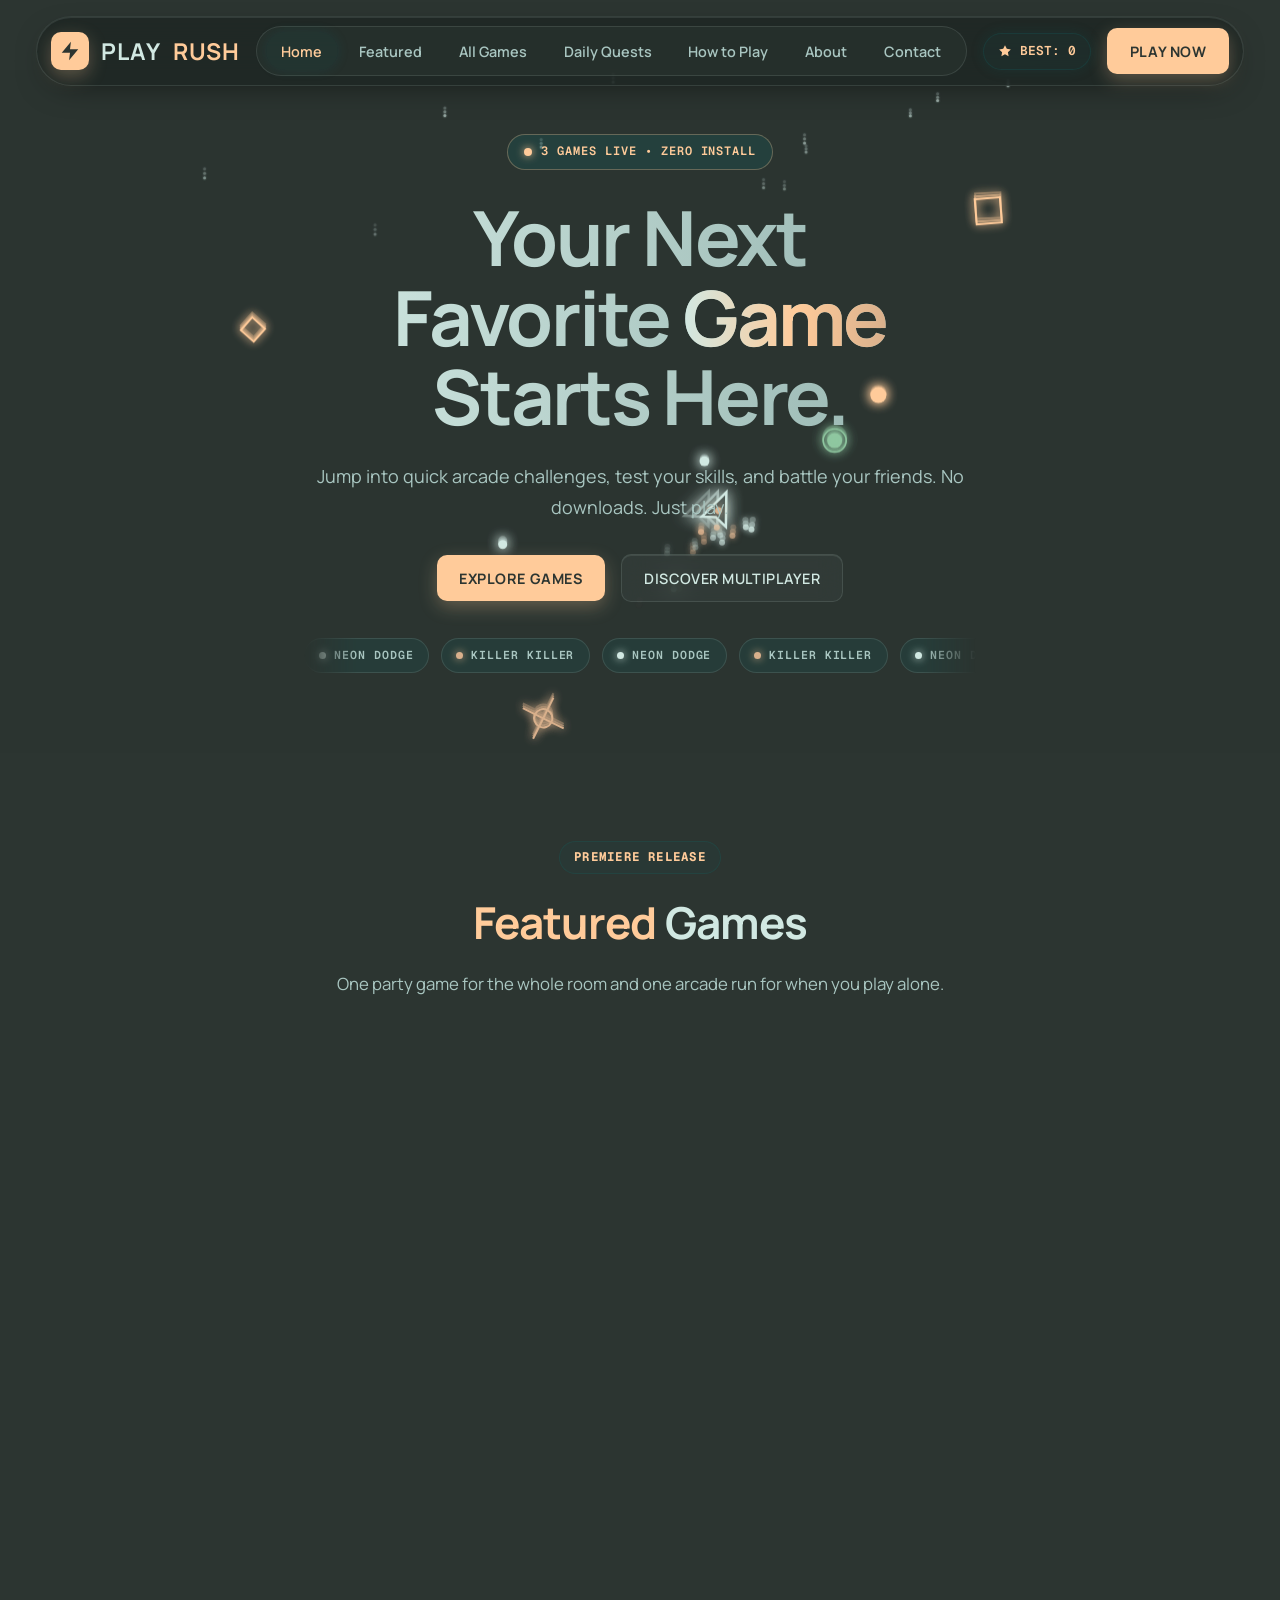
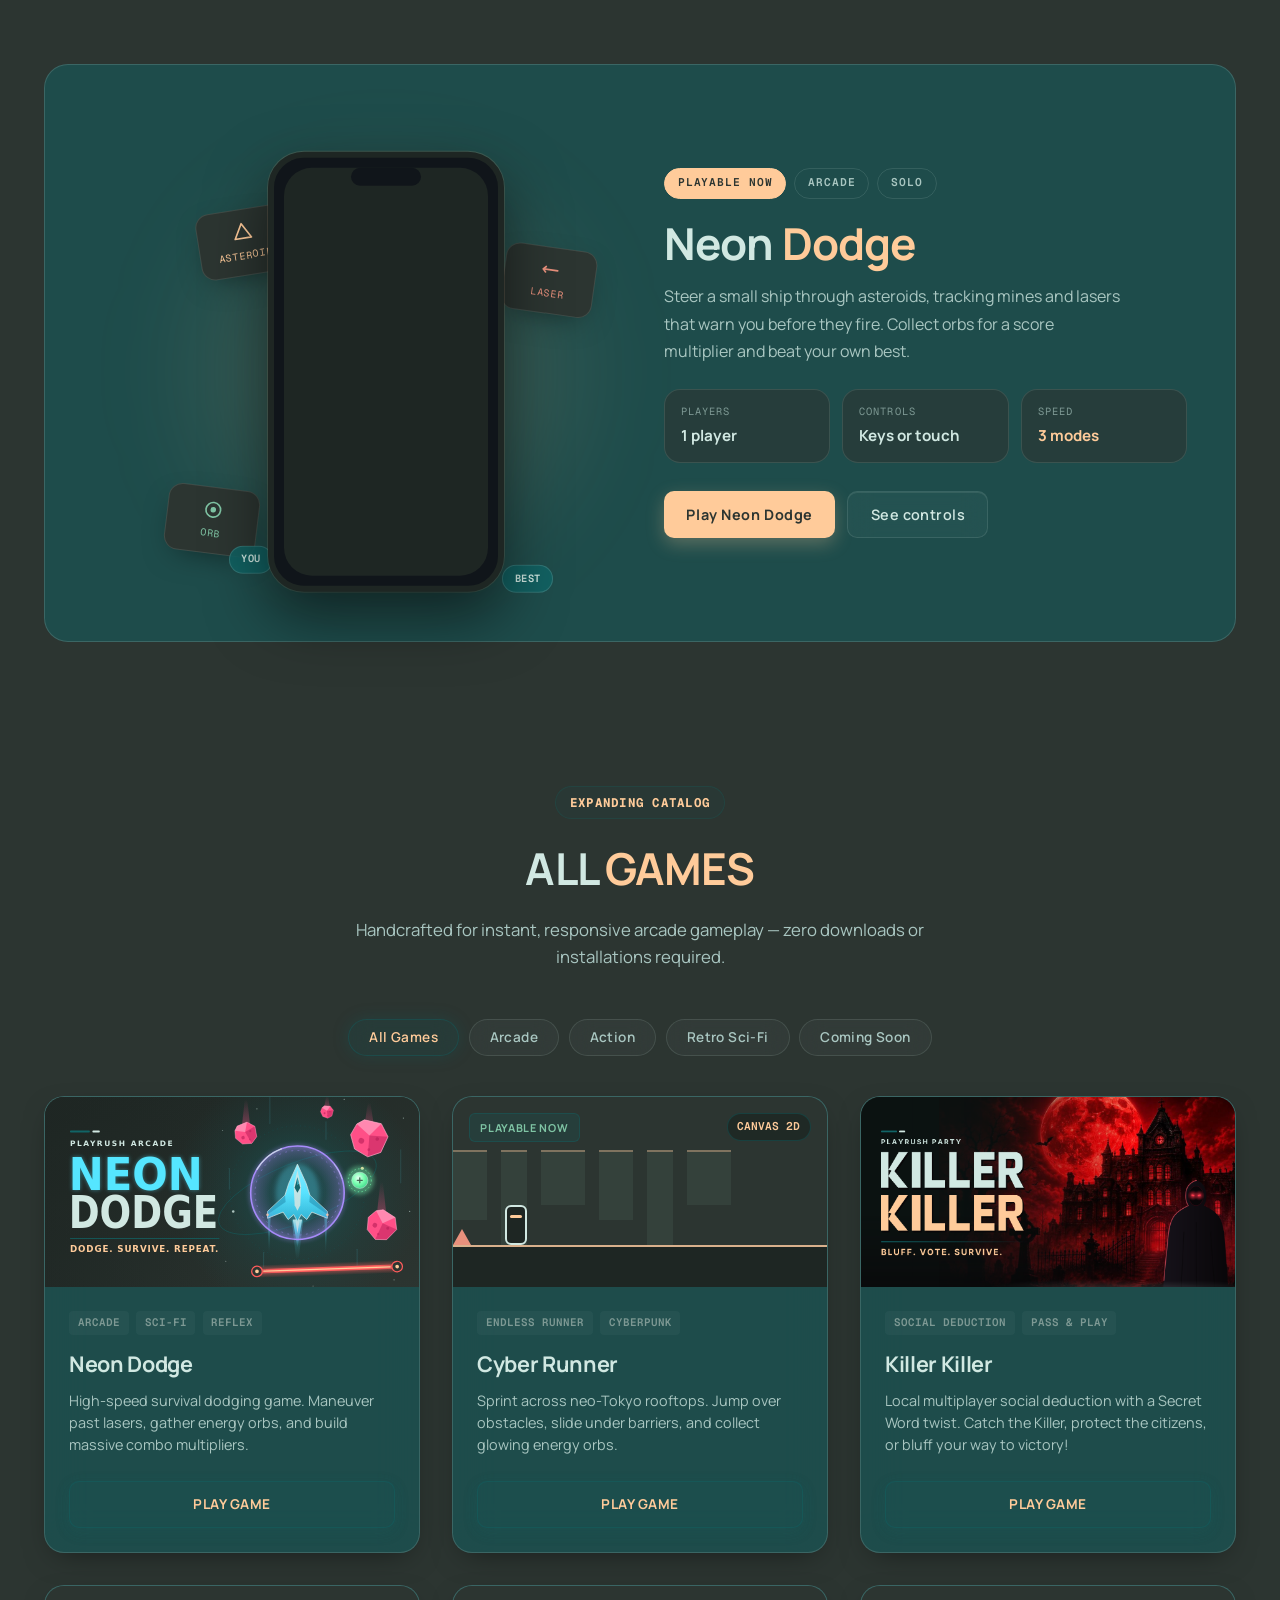
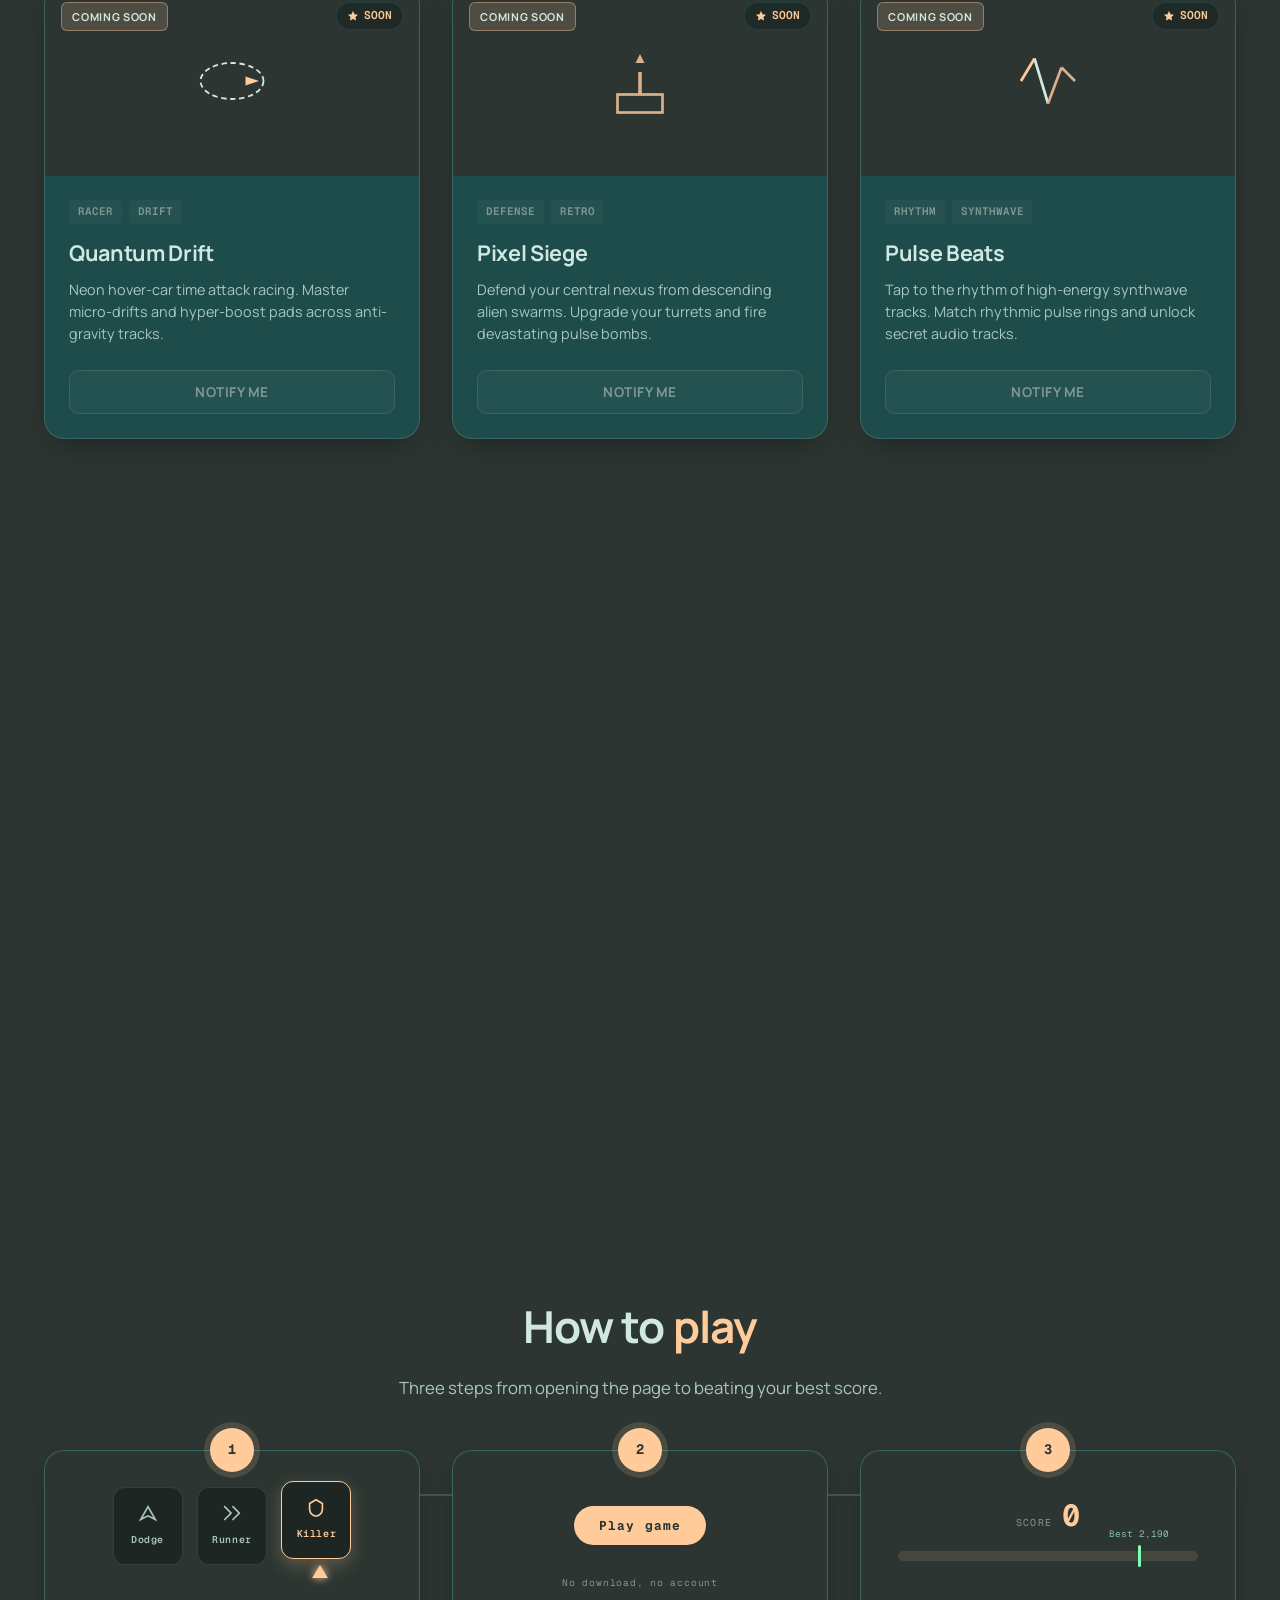
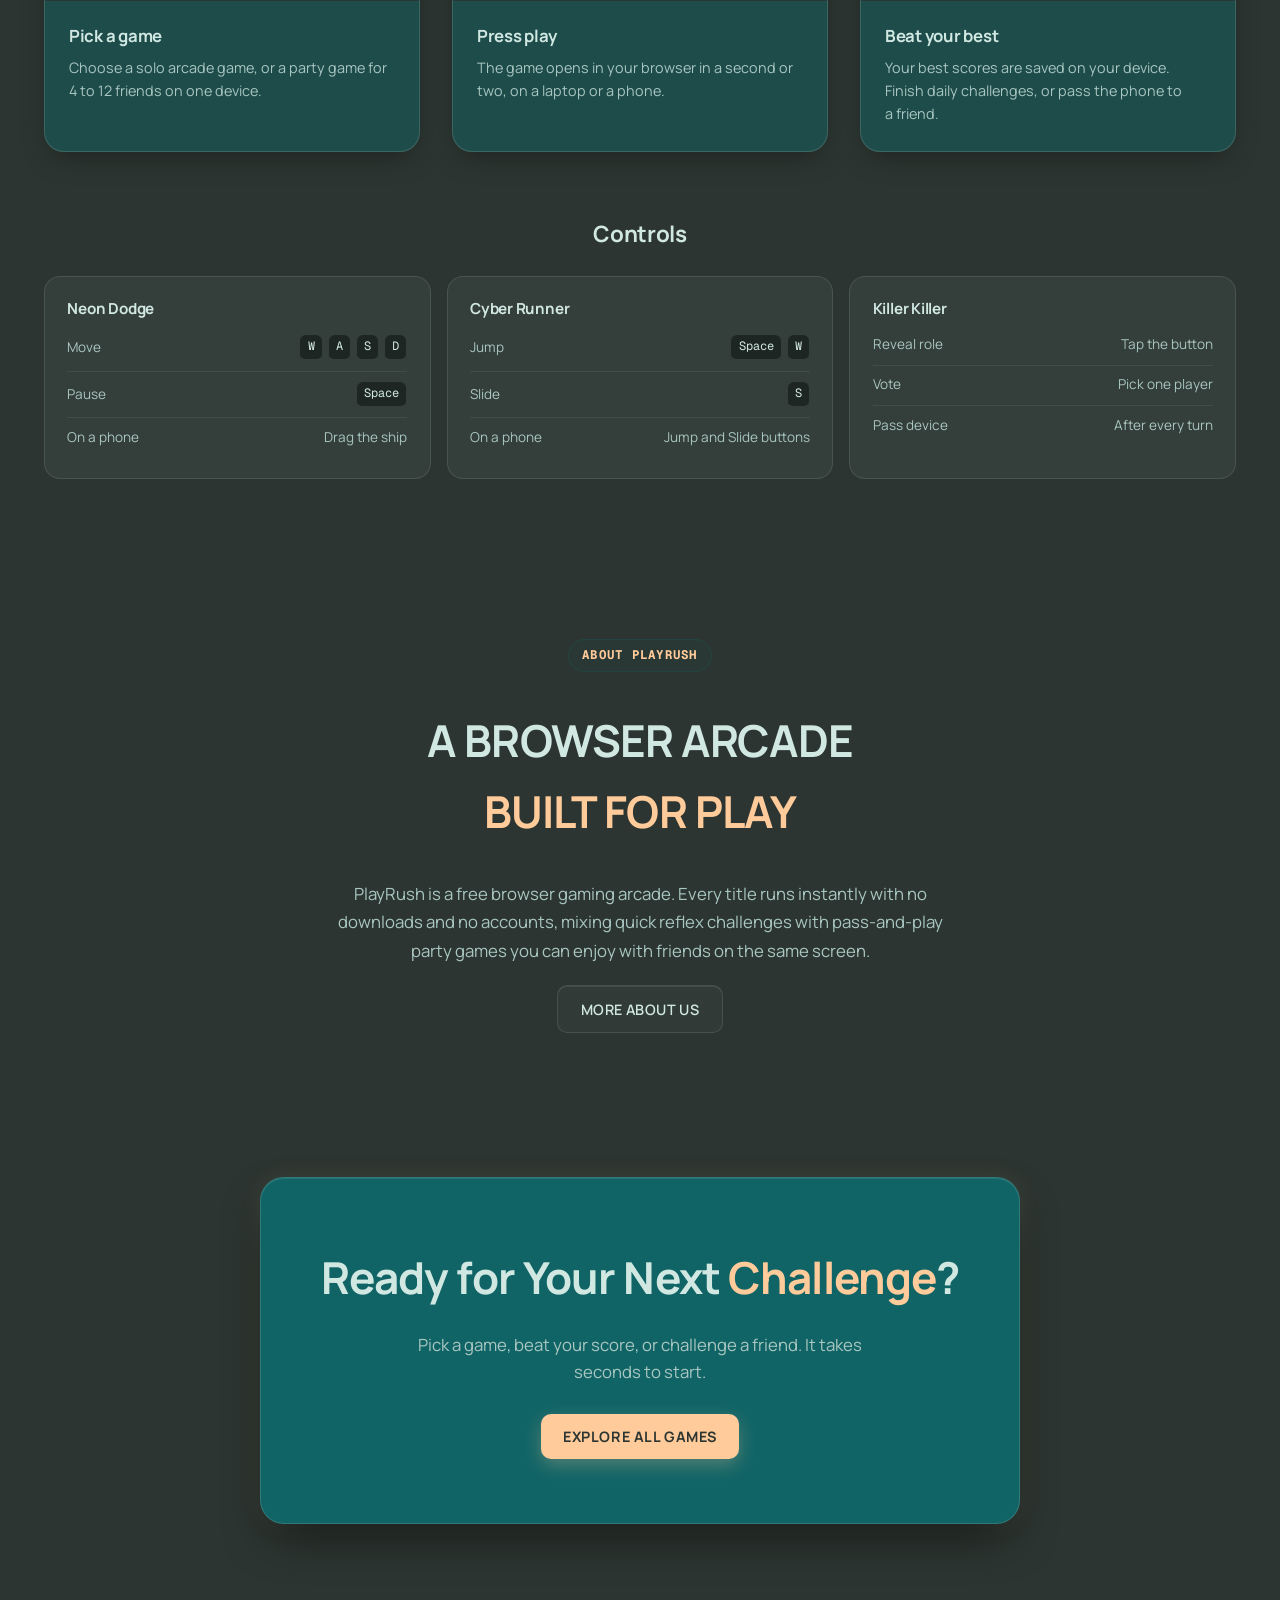
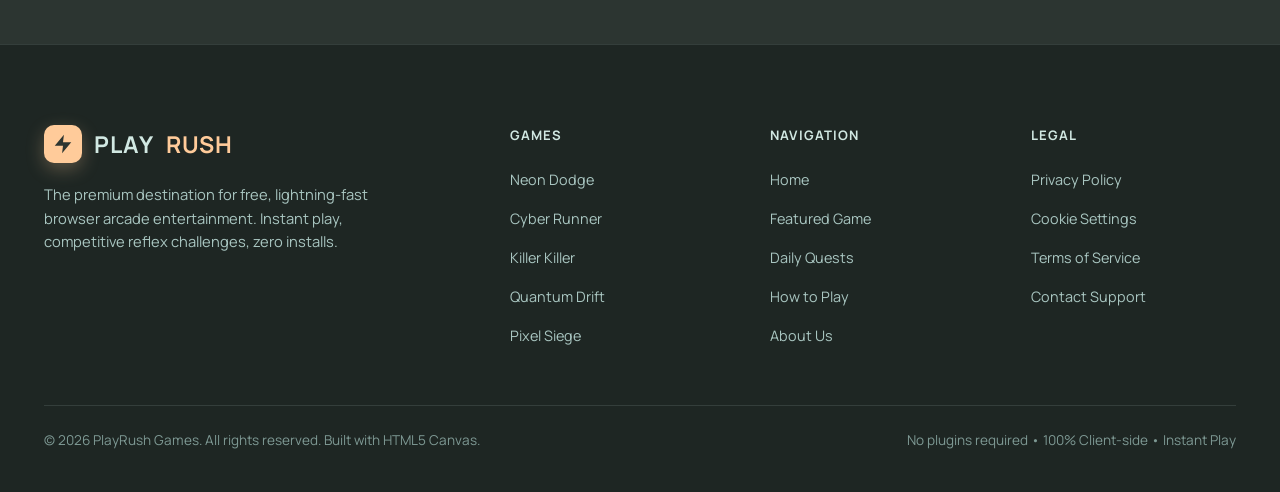
<file: index.html>
<!DOCTYPE html>
<html lang="en">
<head>
  <meta charset="UTF-8">
  <meta name="google-site-verification" content="Sr84kNBnU7EpYYDKhxx97HBLr2Q_K3SUU63ZiDNG60w" />
  <meta name="viewport" content="width=device-width, initial-scale=1.0">
  <title>PlayRush - Free Online Arcade Games | Instant Browser Play</title>
  
  <!-- SEO & Discovery Metadata -->
  <meta name="description" content="PlayRush is the premier online arcade gaming portal. Play free instant browser games like Neon Dodge with responsive controls, zero downloads, and persistent high scores.">
  <meta name="keywords" content="free online games, arcade games, browser games, neon dodge, casual gaming, html5 games, instant play">
  
  <meta name="author" content="PlayRush Gaming">
  <meta name="robots" content="index, follow">
  <link rel="canonical" href="https://playrush-peach.vercel.app/">

  <!-- Open Graph / Facebook -->
  <meta property="og:type" content="website">
  <meta property="og:site_name" content="PlayRush">
  <meta property="og:url" content="https://playrush-peach.vercel.app/">
  <meta property="og:title" content="PlayRush - Free Online Arcade Games | Instant Browser Play">
  <meta property="og:description" content="Free online browser games with instant play. Jump into Neon Dodge, Cyber Runner, and Killer Killer!">
  <meta property="og:image" content="https://playrush-peach.vercel.app/assets/og-banner.svg">

  <!-- Twitter Card -->
  <meta name="twitter:card" content="summary_large_image">
  <meta name="twitter:title" content="PlayRush - Free Online Arcade Games">
  <meta name="twitter:description" content="Free online games. Endless challenges. Play directly in your browser with zero installs.">
  <meta name="twitter:image" content="https://playrush-peach.vercel.app/assets/og-banner.svg">

  <!-- Favicon -->
  <link rel="icon" type="image/svg+xml" href="favicon.svg">

  <!-- Typography is loaded via style.css (@import Manrope + Geist Mono) -->

  <!-- Stylesheet -->
  <link rel="stylesheet" href="style.css">
</head>
<body>

  <!-- Skip to main content (keyboard navigation) -->
  <a href="#main-content" class="skip-link">Skip to main content</a>

  <!-- Navigation Bar (Glassmorphic Floating Bar) -->
  <header class="navbar" role="banner">
    <div class="container">
      <a href="index.html" class="brand" aria-label="PlayRush Home">
        <div class="brand-icon" aria-hidden="true">
          <svg viewBox="0 0 24 24">
            <path d="M13 2L3 14h9l-1 8 10-12h-9l1-8z"/>
          </svg>
        </div>
        PLAY<span class="brand-accent">RUSH</span>
      </a>

      <!-- Desktop Navigation Menu -->
      <nav aria-label="Main Navigation">
        <ul class="nav-menu" id="main-nav-menu">
          <li><a href="#hero" class="nav-link active">Home</a></li>
          <li><a href="#featured" class="nav-link">Featured</a></li>
          <li><a href="#games" class="nav-link">All Games</a></li>
          <li><a href="#challenges" class="nav-link">Daily Quests</a></li>
          <li><a href="#howtoplay" class="nav-link">How to Play</a></li>

          <li><a href="about.html" class="nav-link">About</a></li>
          <li><a href="about.html#contact" class="nav-link">Contact</a></li>
        </ul>
      </nav>

      <!-- Nav Actions (High Score & CTA) -->
      <div class="nav-actions">
        <div class="nav-score-badge" title="Your Neon Dodge High Score">
          <svg viewBox="0 0 24 24" aria-hidden="true"><path d="M12 2l3.09 6.26L22 9.27l-5 4.87 1.18 6.88L12 17.77l-6.18 3.25L7 14.14 2 9.27l6.91-1.01L12 2z"/></svg>
          BEST: <span id="navBestScore">0</span>
        </div>
        <a href="#games" class="btn-primary" aria-label="Browse all games">
          <span>PLAY NOW</span>
        </a>
        <button class="mobile-toggle" aria-label="Toggle navigation menu" aria-expanded="false" aria-controls="main-nav-menu">
          <span></span>
          <span></span>
          <span></span>
        </button>
      </div>
    </div>
  </header>

  <main id="main-content">
    <!-- Hero Section -->
    <section id="hero" class="hero" aria-labelledby="hero-title">
      <canvas id="heroDemoCanvas" class="hero-canvas" aria-hidden="true"></canvas>
      <div class="container hero-inner">
        <div class="hero-tag">
          <span class="pulse-dot"></span>
          <span>3 GAMES LIVE • ZERO INSTALL</span>
        </div>
        <h1 id="hero-title" class="hero-title">
          Your Next Favorite <span class="gradient-text">Game</span><br>Starts Here.
        </h1>
        <p class="hero-subtitle">
          Jump into quick arcade challenges, test your skills, and battle your friends. No downloads. Just play.
        </p>
        <div class="hero-buttons">
          <a href="#games" class="btn-primary">
            <span>EXPLORE GAMES</span>
          </a>
          <a href="games/killer-killer.html" class="btn-secondary">
            <span>DISCOVER MULTIPLAYER</span>
          </a>
        </div>
        <div class="hero-proof marquee" aria-label="Playable games">
          <div class="marquee-track">
            <div class="marquee-set">
              <a href="games/neon-dodge.html" class="hero-proof-chip chip-nd">NEON DODGE</a>
              <a href="games/killer-killer.html" class="hero-proof-chip chip-kk">KILLER KILLER</a>
            </div>
            <div class="marquee-set" aria-hidden="true">
              <a href="games/neon-dodge.html" class="hero-proof-chip chip-nd">NEON DODGE</a>
              <a href="games/killer-killer.html" class="hero-proof-chip chip-kk">KILLER KILLER</a>
            </div>
            <div class="marquee-set" aria-hidden="true">
              <a href="games/neon-dodge.html" class="hero-proof-chip chip-nd">NEON DODGE</a>
              <a href="games/killer-killer.html" class="hero-proof-chip chip-kk">KILLER KILLER</a>
            </div>
            <div class="marquee-set" aria-hidden="true">
              <a href="games/neon-dodge.html" class="hero-proof-chip chip-nd">NEON DODGE</a>
              <a href="games/killer-killer.html" class="hero-proof-chip chip-kk">KILLER KILLER</a>
            </div>
            <div class="marquee-set" aria-hidden="true">
              <a href="games/neon-dodge.html" class="hero-proof-chip chip-nd">NEON DODGE</a>
              <a href="games/killer-killer.html" class="hero-proof-chip chip-kk">KILLER KILLER</a>
            </div>
          </div>
        </div>
      </div>

    </section>

    <!-- Ad space reserved for future display advertising -->
    <section class="ad-slot-wrapper" aria-label="Advertisement space">
      <div class="ad-container" id="ad-leaderboard-top">
        <!-- Future advertising content will appear here -->
      </div>
    </section>

    <!-- Featured Game Spotlight -->
    <section id="featured" class="featured-section" aria-labelledby="featured-heading">
      <div class="container">
        <div class="section-header fx-header">
          <span class="section-tag fx-reveal">PREMIERE RELEASE</span>
          <h2 id="featured-heading" class="section-title fx-title">Featured <span class="fx-accent">Games</span></h2>
          <p class="section-desc fx-reveal">One party game for the whole room and one arcade run for when you play alone.</p>
        </div>

        <!-- Card 1: Killer Killer (art right) -->
        <article class="fx-card fx-card-kk" aria-label="Killer Killer featured game">
          <div class="fx-card-text">
            <div class="fx-tags fx-reveal">
              <span class="fx-tag fx-tag-solid">Local multiplayer</span>
              <span class="fx-tag">Party game</span>
            </div>
            <h3 class="fx-game-title fx-reveal">Killer <span>Killer</span></h3>
            <p class="fx-desc fx-reveal">One phone, one table, one secret word. Everyone but the killer knows it. Describe it without saying it, spot who is bluffing, then vote in private.</p>
            <div class="fx-stats fx-reveal">
              <div class="fx-stat"><span class="fx-stat-label">Players</span><span class="fx-stat-value">4 to 12</span></div>
              <div class="fx-stat"><span class="fx-stat-label">Mode</span><span class="fx-stat-value">Pass and play</span></div>
              <div class="fx-stat"><span class="fx-stat-label">Twist</span><span class="fx-stat-value fx-stat-peach">Secret word</span></div>
            </div>
            <div class="fx-actions fx-reveal">
              <a href="games/killer-killer.html" class="btn-primary"><span>Start a game</span></a>
              <a href="games/killer-killer.html" class="btn-secondary"><span>How it works</span></a>
            </div>
          </div>

          <div class="fx-art fx-art-phone" role="img" aria-label="Animated smartphone showing Killer Killer pass and play screens">
            <div class="fx-glow"></div>
            <div class="fx-role-card fx-role-1"><svg viewBox="0 0 24 24"><path d="M12 2l8 3v6c0 5-3.5 9.5-8 11-4.5-1.5-8-6-8-11V5l8-3z" fill="none" stroke="currentColor" stroke-width="1.8"/><path d="M8.5 12l2.5 2.5 4.5-5" fill="none" stroke="currentColor" stroke-width="1.8" stroke-linecap="round"/></svg><span>Doctor</span></div>
            <div class="fx-role-card fx-role-2"><svg viewBox="0 0 24 24"><path d="M12 2l8 3v6c0 5-3.5 9.5-8 11-4.5-1.5-8-6-8-11V5l8-3z" fill="none" stroke="currentColor" stroke-width="1.8"/><circle cx="12" cy="10" r="2.6" fill="none" stroke="currentColor" stroke-width="1.8"/><path d="M8 17c1-2 2.5-3 4-3s3 1 4 3" fill="none" stroke="currentColor" stroke-width="1.8" stroke-linecap="round"/></svg><span>Police</span></div>
                        <div class="fx-role-card fx-role-3"><svg viewBox="0 0 24 24"><circle cx="12" cy="8" r="4" fill="none" stroke="currentColor" stroke-width="1.8"/><path d="M4 20c1.5-4 4.5-6 8-6s6.5 2 8 6" fill="none" stroke="currentColor" stroke-width="1.8" stroke-linecap="round"/></svg><span>Citizen</span></div>
            <div class="fx-name-chip fx-chip-1">Alex</div>
            <div class="fx-name-chip fx-chip-2">Sam</div>
            <div class="fx-phone">
              <div class="fx-phone-notch"></div>
              <div class="fx-phone-screen">
                <div class="fx-phone-state fx-state-1">
                  <span class="fx-state-label">Pass and play</span>
                  <span class="fx-pass-name">Pass to Jordan</span>
                  <span class="fx-pass-hint">Make sure nobody else is looking at the screen</span>
                  <span class="fx-pass-btn">I'M READY</span>
                </div>
                <div class="fx-phone-state fx-state-2">
                  <span class="fx-state-label">Secret role</span>
                  <div class="fx-killer-card"><span class="fx-killer-word">KILLER</span></div>
                  <div class="fx-killer-info">CATEGORY: FRUITS<br>Word unknown. Bluff.</div>
                </div>
                <div class="fx-phone-state fx-state-3">
                  <span class="fx-state-label">Town discussion</span>
                  <span class="fx-timer">01:42</span>
                  <span class="fx-timer-hint">Vote in private. Nobody sees your choice.</span>
                </div>
              </div>
            </div>
          </div>
        </article>

        <!-- Card 2: Neon Dodge (art left) -->
        <article class="fx-card fx-card-nd" aria-label="Neon Dodge featured game">
          <div class="fx-art fx-art-phone fx-art-phone-nd" role="img" aria-label="Animated smartphone showing Neon Dodge gameplay">
            <div class="fx-glow"></div>
            <div class="fx-role-card nd-role-1" style="color:#ffcb9a" aria-hidden="true"><svg viewBox="0 0 24 24"><polygon points="12,3 21,19 3,19" fill="none" stroke="currentColor" stroke-width="1.8" stroke-linejoin="round"/></svg><span>Asteroid</span></div>
            <div class="fx-role-card nd-role-2" style="color:#e8907c" aria-hidden="true"><svg viewBox="0 0 24 24"><path d="M4 12h16M4 12l3-3m-3 3l3 3" fill="none" stroke="currentColor" stroke-width="1.8" stroke-linecap="round" stroke-linejoin="round"/></svg><span>Laser</span></div>
            <div class="fx-role-card nd-role-3" style="color:#7fc4a4" aria-hidden="true"><svg viewBox="0 0 24 24"><circle cx="12" cy="12" r="8" fill="none" stroke="currentColor" stroke-width="1.8"/><circle cx="12" cy="12" r="3" fill="currentColor"/></svg><span>Orb</span></div>
            <div class="fx-name-chip fx-chip-1">YOU</div>
            <div class="fx-name-chip fx-chip-2">BEST</div>
            <div class="fx-phone">
              <div class="fx-phone-notch"></div>
              <div class="fx-phone-screen fx-nd-screen">
                <canvas id="fxArenaCanvas"></canvas>
              </div>
            </div>
          </div>

          <div class="fx-card-text">
            <div class="fx-tags fx-reveal">
              <span class="fx-tag fx-tag-solid">Playable now</span>
              <span class="fx-tag">Arcade</span>
              <span class="fx-tag">Solo</span>
            </div>
            <h3 class="fx-game-title fx-reveal">Neon <span>Dodge</span></h3>
            <p class="fx-desc fx-reveal">Steer a small ship through asteroids, tracking mines and lasers that warn you before they fire. Collect orbs for a score multiplier and beat your own best.</p>
            <div class="fx-stats fx-reveal">
              <div class="fx-stat"><span class="fx-stat-label">Players</span><span class="fx-stat-value">1 player</span></div>
              <div class="fx-stat"><span class="fx-stat-label">Controls</span><span class="fx-stat-value">Keys or touch</span></div>
              <div class="fx-stat"><span class="fx-stat-label">Speed</span><span class="fx-stat-value fx-stat-peach">3 modes</span></div>
            </div>
            <div class="fx-actions fx-reveal">
              <a href="games/neon-dodge.html" class="btn-primary"><span>Play Neon Dodge</span></a>
              <a href="games/neon-dodge.html" class="btn-secondary"><span>See controls</span></a>
            </div>
          </div>
          <!-- Score sync element preserved for script.js & validator compatibility -->
          <span id="featuredBestScore" style="display: none;" aria-hidden="true">0</span>
        </article>
      </div>
    </section>

    <!-- Games Collection & Upcoming Titles -->
    <section id="games" class="games-section" aria-labelledby="games-heading">
      <div class="container">
        <div class="section-header">
          <span class="section-tag">EXPANDING CATALOG</span>
          <h2 id="games-heading" class="section-title">ALL <span>GAMES</span></h2>
          <p class="section-desc">Handcrafted for instant, responsive arcade gameplay — zero downloads or installations required.</p>
        </div>

        <!-- Filter Tabs -->
        <div class="filter-bar" role="tablist" aria-label="Game Categories">
          <button class="filter-btn active" data-filter="all" role="tab" aria-selected="true">All Games</button>
          <button class="filter-btn" data-filter="arcade" role="tab" aria-selected="false">Arcade</button>
          <button class="filter-btn" data-filter="action" role="tab" aria-selected="false">Action</button>
          <button class="filter-btn" data-filter="retro" role="tab" aria-selected="false">Retro Sci-Fi</button>
          <button class="filter-btn" data-filter="coming-soon" role="tab" aria-selected="false">Coming Soon</button>
        </div>

        <!-- Games Grid -->
        <div class="games-grid">
          <!-- Game 1: Neon Dodge (Active Playable) -->
          <article class="game-card" data-category="arcade action retro">
            <div class="game-card-thumb">
              <span class="game-card-badge badge-live">PLAYABLE NOW</span>
              <div class="game-card-rating" aria-label="Original Canvas 2D Game">
                CANVAS 2D
              </div>
              <img class="thumb-art-nd" src="assets/images/games/neon-dodge.svg" alt="Neon Dodge game artwork: spaceship with shield dodging asteroids" aria-hidden="false">
            </div>
            <div class="game-card-body">
              <div class="game-card-tags">
                <span class="game-mini-tag">ARCADE</span>
                <span class="game-mini-tag">SCI-FI</span>
                <span class="game-mini-tag">REFLEX</span>
              </div>
              <h3 class="game-card-title">Neon Dodge</h3>
              <p class="game-card-desc">
                High-speed survival dodging game. Maneuver past lasers, gather energy orbs, and build massive combo multipliers.
              </p>
              <div class="game-card-footer">
                <a href="games/neon-dodge.html" class="game-card-btn playable">PLAY GAME</a>
              </div>
            </div>
          </article>

          <!-- Game 2: Cyber Runner (Playable) -->
          <article class="game-card" data-category="action arcade">
            <div class="game-card-thumb">
              <span class="game-card-badge badge-live">PLAYABLE NOW</span>
              <div class="game-card-rating" aria-label="Original Canvas 2D Game">
                CANVAS 2D
              </div>
              <div class="thumb-scene scene-cr" aria-label="Cyber Runner preview: runner jumping spikes on rooftops">
                <div class="cr-buildings">
                  <div class="cr-bld cr-b1"></div>
                  <div class="cr-bld cr-b2"></div>
                  <div class="cr-bld cr-b3"></div>
                  <div class="cr-bld cr-b1"></div>
                  <div class="cr-bld cr-b2"></div>
                  <div class="cr-bld cr-b3"></div>
                </div>
                <div class="cr-ground"></div>
                <div class="cr-spike"></div>
                <div class="cr-runner"></div>
              </div>
            </div>
            <div class="game-card-body">
              <div class="game-card-tags">
                <span class="game-mini-tag">ENDLESS RUNNER</span>
                <span class="game-mini-tag">CYBERPUNK</span>
              </div>
              <h3 class="game-card-title">Cyber Runner</h3>
              <p class="game-card-desc">
                Sprint across neo-Tokyo rooftops. Jump over obstacles, slide under barriers, and collect glowing energy orbs.
              </p>
              <div class="game-card-footer">
                <a href="games/cyber-runner.html" class="game-card-btn playable">PLAY GAME</a>
              </div>
            </div>
          </article>

          <!-- Game 3: Killer Killer (Playable Local Multiplayer) -->
          <article class="game-card" data-category="action arcade retro">
            <div class="game-card-thumb">
              <span class="game-card-badge badge-live">PLAYABLE NOW</span>
              <div class="game-card-rating" aria-label="Local Multiplayer Game">
                MULTIPLAYER
              </div>
                            <img class="thumb-art-kk" src="assets/images/games/killer-killer-thumbnail.png" alt="Killer Killer game artwork: haunted manor social deduction" loading="lazy">
            </div>
            <div class="game-card-body">
              <div class="game-card-tags">
                <span class="game-mini-tag">SOCIAL DEDUCTION</span>
                <span class="game-mini-tag">PASS &amp; PLAY</span>
              </div>
              <h3 class="game-card-title">Killer Killer</h3>
              <p class="game-card-desc">
                Local multiplayer social deduction with a Secret Word twist. Catch the Killer, protect the citizens, or bluff your way to victory!
              </p>
              <div class="game-card-footer">
                <a href="games/killer-killer.html" class="game-card-btn playable">PLAY GAME</a>
              </div>
            </div>
          </article>

          <!-- Game 4: Quantum Drift (Coming Soon) -->
          <article class="game-card" data-category="action arcade coming-soon">
            <div class="game-card-thumb">
              <span class="game-card-badge badge-soon">COMING SOON</span>
              <div class="game-card-rating">
                <svg viewBox="0 0 24 24"><path d="M12 2l3.09 6.26L22 9.27l-5 4.87 1.18 6.88L12 17.77l-6.18 3.25L7 14.14 2 9.27l6.91-1.01L12 2z"/></svg>
                SOON
              </div>
              <svg viewBox="0 0 100 100" fill="none">
                <ellipse cx="50" cy="50" rx="35" ry="20" stroke="#d1e8e2" stroke-width="2" stroke-dasharray="6,4"/>
                <polygon points="65,45 80,50 65,55" fill="#ffcb9a"/>
              </svg>
            </div>
            <div class="game-card-body">
              <div class="game-card-tags">
                <span class="game-mini-tag">RACER</span>
                <span class="game-mini-tag">DRIFT</span>
              </div>
              <h3 class="game-card-title">Quantum Drift</h3>
              <p class="game-card-desc">
                Neon hover-car time attack racing. Master micro-drifts and hyper-boost pads across anti-gravity tracks.
              </p>
              <div class="game-card-footer">
                <button class="game-card-btn disabled btn-wishlist" data-game="Quantum Drift">NOTIFY ME</button>
              </div>
            </div>
          </article>

          <!-- Game 5: Pixel Siege (Coming Soon) -->
          <article class="game-card" data-category="action retro coming-soon">
            <div class="game-card-thumb">
              <span class="game-card-badge badge-soon">COMING SOON</span>
              <div class="game-card-rating">
                <svg viewBox="0 0 24 24"><path d="M12 2l3.09 6.26L22 9.27l-5 4.87 1.18 6.88L12 17.77l-6.18 3.25L7 14.14 2 9.27l6.91-1.01L12 2z"/></svg>
                SOON
              </div>
              <svg viewBox="0 0 100 100" fill="none">
                <rect x="25" y="65" width="50" height="20" stroke="#d9b08c" stroke-width="3"/>
                <line x1="50" y1="65" x2="50" y2="40" stroke="#d9b08c" stroke-width="4"/>
                <polygon points="45,30 55,30 50,20" fill="#d9b08c"/>
              </svg>
            </div>
            <div class="game-card-body">
              <div class="game-card-tags">
                <span class="game-mini-tag">DEFENSE</span>
                <span class="game-mini-tag">RETRO</span>
              </div>
              <h3 class="game-card-title">Pixel Siege</h3>
              <p class="game-card-desc">
                Defend your central nexus from descending alien swarms. Upgrade your turrets and fire devastating pulse bombs.
              </p>
              <div class="game-card-footer">
                <button class="game-card-btn disabled btn-wishlist" data-game="Pixel Siege">NOTIFY ME</button>
              </div>
            </div>
          </article>

          <!-- Game 6: Pulse Beats (Coming Soon) -->
          <article class="game-card" data-category="arcade retro coming-soon">
            <div class="game-card-thumb">
              <span class="game-card-badge badge-soon">COMING SOON</span>
              <div class="game-card-rating">
                <svg viewBox="0 0 24 24"><path d="M12 2l3.09 6.26L22 9.27l-5 4.87 1.18 6.88L12 17.77l-6.18 3.25L7 14.14 2 9.27l6.91-1.01L12 2z"/></svg>
                SOON
              </div>
              <svg viewBox="0 0 100 100" fill="none">
                <line x1="20" y1="50" x2="35" y2="25" stroke="#ffcb9a" stroke-width="3"/>
                <line x1="35" y1="25" x2="50" y2="75" stroke="#d1e8e2" stroke-width="3"/>
                <line x1="50" y1="75" x2="65" y2="35" stroke="#d9b08c" stroke-width="3"/>
                <line x1="65" y1="35" x2="80" y2="50" stroke="#d9b08c" stroke-width="3"/>
              </svg>
            </div>
            <div class="game-card-body">
              <div class="game-card-tags">
                <span class="game-mini-tag">RHYTHM</span>
                <span class="game-mini-tag">SYNTHWAVE</span>
              </div>
              <h3 class="game-card-title">Pulse Beats</h3>
              <p class="game-card-desc">
                Tap to the rhythm of high-energy synthwave tracks. Match rhythmic pulse rings and unlock secret audio tracks.
              </p>
              <div class="game-card-footer">
                <button class="game-card-btn disabled btn-wishlist" data-game="Pulse Beats">NOTIFY ME</button>
              </div>
            </div>
          </article>
        </div>
      </div>
    </section>

    <!-- Daily Challenge Section -->
    <section id="challenges" class="challenges-section" aria-labelledby="challenges-heading">
      <div class="container">
        <div class="dq-box">
          <div class="dq-header">
            <div>
              <h2 id="challenges-heading" class="section-title">Daily <span>Challenges</span></h2>
              <p class="dq-sub">Finish three quick goals in Neon Dodge before the day resets.</p>
            </div>
            <div class="dq-chips">
              <span class="dq-chip dq-chip-streak" id="dqStreakChip" hidden>
                <svg viewBox="0 0 24 24" aria-hidden="true"><path d="M13 2 4 14h6l-1 8 9-12h-6l1-8z" fill="currentColor"/></svg>
                <span id="dqStreakText"></span>
              </span>
              <span class="dq-chip dq-chip-timer">
                <svg viewBox="0 0 24 24" aria-hidden="true"><circle cx="12" cy="12" r="9" fill="none" stroke="currentColor" stroke-width="2"/><path d="M12 7v5l3 2" fill="none" stroke="currentColor" stroke-width="2" stroke-linecap="round"/></svg>
                Resets in <span id="dailyCountdown">--h --m --s</span>
              </span>
            </div>
          </div>

          <div class="dq-xp-bar">
            <span class="dq-xp-label">TODAY'S XP</span>
            <div class="dq-xp-track"><div class="dq-xp-fill" id="dqXpFill"></div></div>
            <span class="dq-xp-num" id="dqXpNum">0 / 700</span>
          </div>

          <div class="dq-grid">
            <!-- Quest 1: score -->
            <article class="dq-card" id="dqCardScore" data-quest="score">
              <div class="dq-card-top">
                <span class="dq-state dq-state-ready" id="dqStateScore">Ready to claim</span>
                <span class="dq-xp-badge">+250 XP</span>
              </div>
              <h3 class="dq-title">Score 500 in Neon Dodge</h3>
              <div class="dq-meter">
                <div class="dq-meter-fill" id="dqMeterScore"></div>
                <div class="dq-meter-labels"><span>Score</span><span id="dqMeterScoreNum">0 / 500</span></div>
              </div>
              <button type="button" class="dq-btn dq-btn-claim" id="dqClaimScore">Claim 250 XP</button>
            </article>

            <!-- Quest 2: orbs -->
            <article class="dq-card" id="dqCardOrbs" data-quest="orbs">
              <div class="dq-card-top">
                <span class="dq-state dq-state-progress" id="dqStateOrbs">In progress</span>
                <span class="dq-xp-badge">+150 XP</span>
              </div>
              <h3 class="dq-title">Collect 25 energy orbs</h3>
              <div class="dq-dots" id="dqDots" role="img" aria-label="0 of 25 orbs collected"></div>
              <a href="games/neon-dodge.html" class="dq-btn dq-btn-play">Play to collect 25 more</a>
            </article>

            <!-- Quest 3: survival -->
            <article class="dq-card" id="dqCardSurvival" data-quest="survival">
              <div class="dq-card-top">
                <span class="dq-state dq-state-progress" id="dqStateSurvival">In progress</span>
                <span class="dq-xp-badge">+300 XP</span>
              </div>
              <h3 class="dq-title">Survive 45 seconds in one run</h3>
              <div class="dq-ring">
                <svg viewBox="0 0 104 104" aria-hidden="true">
                  <circle cx="52" cy="52" r="46" fill="none" stroke="rgba(217,176,140,0.18)" stroke-width="8"/>
                  <circle id="dqRingArc" cx="52" cy="52" r="46" fill="none" stroke="#d9b08c" stroke-width="8" stroke-linecap="round" stroke-dasharray="289" stroke-dashoffset="289" transform="rotate(-90 52 52)"/>
                </svg>
                <div class="dq-ring-text"><b id="dqRingSec">0s</b><span>of 45s</span></div>
              </div>
              <a href="games/neon-dodge.html" class="dq-btn dq-btn-play">Beat your best time</a>
            </article>
          </div>
        </div>
      </div>
    </section>

    <!-- How to Play Section -->
    <section id="howtoplay" class="how-section" aria-labelledby="how-heading">
      <div class="container">
        <div class="section-header ht-header">
          <h2 id="how-heading" class="section-title">How to <span>play</span></h2>
          <p class="section-desc">Three steps from opening the page to beating your best score.</p>
        </div>

        <div class="ht-steps">
          <div class="ht-rail" aria-hidden="true"></div>

          <article class="ht-step ht-reveal">
            <div class="ht-node">1</div>
            <div class="ht-card">
              <div class="ht-demo ht-demo-1" aria-hidden="true">
                <div class="ht-tiles">
                  <div class="ht-tile ht-tile-1"><svg viewBox="0 0 24 24"><polygon points="12,4 20,18 12,14 4,18" fill="none" stroke="currentColor" stroke-width="1.8"/></svg><span>Dodge</span></div>
                  <div class="ht-tile ht-tile-2"><svg viewBox="0 0 24 24"><path d="M13 4l7 7-7 7M4 4l7 7-7 7" fill="none" stroke="currentColor" stroke-width="1.8" stroke-linecap="round" stroke-linejoin="round"/></svg><span>Runner</span></div>
                  <div class="ht-tile ht-tile-3"><svg viewBox="0 0 24 24"><path d="M12 3l7 4v6c0 4-3 7-7 8-4-1-7-4-7-8V7l7-4z" fill="none" stroke="currentColor" stroke-width="1.8" stroke-linejoin="round"/></svg><span>Killer</span></div>
                </div>
                <div class="ht-cursor"></div>
              </div>
              <div class="ht-text">
                <h3 class="ht-step-title">Pick a game</h3>
                <p class="ht-step-desc">Choose a solo arcade game, or a party game for 4 to 12 friends on one device.</p>
              </div>
            </div>
          </article>

          <article class="ht-step ht-reveal">
            <div class="ht-node">2</div>
            <div class="ht-card">
              <div class="ht-demo ht-demo-2" aria-hidden="true">
                <button type="button" class="ht-play-btn" tabindex="-1">Play game</button>
                <div class="ht-running"><span class="ht-dot"></span>Running in your browser</div>
                <span class="ht-caption">No download, no account</span>
              </div>
              <div class="ht-text">
                <h3 class="ht-step-title">Press play</h3>
                <p class="ht-step-desc">The game opens in your browser in a second or two, on a laptop or a phone.</p>
              </div>
            </div>
          </article>

          <article class="ht-step ht-reveal">
            <div class="ht-node">3</div>
            <div class="ht-card">
              <div class="ht-demo ht-demo-3" aria-hidden="true">
                <div class="ht-score-row"><span class="ht-score-label">SCORE</span><span class="ht-score-num" id="htScore">0</span></div>
                <div class="ht-score-bar"><div class="ht-score-fill" id="htScoreFill"></div><div class="ht-score-marker" id="htScoreMarker"><span id="htMarkerLabel">Best 2,190</span></div></div>
                <div class="ht-newbest" id="htNewBest">New best</div>
              </div>
              <div class="ht-text">
                <h3 class="ht-step-title">Beat your best</h3>
                <p class="ht-step-desc">Your best scores are saved on your device. Finish daily challenges, or pass the phone to a friend.</p>
              </div>
            </div>
          </article>
        </div>

        <div class="ht-controls">
          <h3 class="ht-controls-title">Controls</h3>
          <div class="ht-controls-grid">
            <div class="ht-ctrl-card">
              <h4>Neon Dodge</h4>
              <div class="ht-ctrl-row"><span>Move</span><span><kbd>W</kbd> <kbd>A</kbd> <kbd>S</kbd> <kbd>D</kbd></span></div>
              <div class="ht-ctrl-row"><span>Pause</span><span><kbd>Space</kbd></span></div>
              <div class="ht-ctrl-row"><span>On a phone</span><span>Drag the ship</span></div>
            </div>
            <div class="ht-ctrl-card">
              <h4>Cyber Runner</h4>
              <div class="ht-ctrl-row"><span>Jump</span><span><kbd>Space</kbd> <kbd>W</kbd></span></div>
              <div class="ht-ctrl-row"><span>Slide</span><span><kbd>S</kbd></span></div>
              <div class="ht-ctrl-row"><span>On a phone</span><span>Jump and Slide buttons</span></div>
            </div>
            <div class="ht-ctrl-card">
              <h4>Killer Killer</h4>
              <div class="ht-ctrl-row"><span>Reveal role</span><span>Tap the button</span></div>
              <div class="ht-ctrl-row"><span>Vote</span><span>Pick one player</span></div>
              <div class="ht-ctrl-row"><span>Pass device</span><span>After every turn</span></div>
            </div>
          </div>
        </div>
      </div>
    </section>

    <!-- About PlayRush Section -->
    <section id="about" class="about-section" aria-labelledby="about-heading">
      <div class="container">
        <div class="about-blurb">
          <span class="section-tag">ABOUT PLAYRUSH</span>
          <h2 id="about-heading" class="section-title">A BROWSER ARCADE <span>BUILT FOR PLAY</span></h2>
          <p class="about-text">
            PlayRush is a free browser gaming arcade. Every title runs instantly with no downloads and no accounts, mixing quick reflex challenges with pass-and-play party games you can enjoy with friends on the same screen.
          </p>
          <a href="about.html" class="btn-secondary" aria-label="Read more about PlayRush">
            <span>MORE ABOUT US</span>
          </a>
        </div>
      </div>
    </section>

    <!-- Final CTA Section -->
    <section class="final-cta-section" aria-labelledby="final-cta-heading">
      <div class="container">
        <div class="final-cta-card">
          <h2 id="final-cta-heading" class="final-cta-title">Ready for Your Next <span>Challenge</span>?</h2>
          <p class="final-cta-desc">Pick a game, beat your score, or challenge a friend. It takes seconds to start.</p>
          <a href="#games" class="btn-primary final-cta-btn" aria-label="Explore all games">
            <span>EXPLORE ALL GAMES</span>
          </a>
        </div>
      </div>
    </section>

    <!-- Ad space reserved for future display advertising -->
    <section class="ad-slot-wrapper" aria-label="Advertisement space">
      <div class="ad-container" id="ad-banner-bottom">
        <!-- Future advertising content will appear here -->
      </div>
    </section>
  </main>

  <!-- Responsive Footer -->
  <footer class="footer" role="contentinfo">
    <div class="container">
      <div class="footer-grid">
        <div class="footer-brand-col">
          <a href="index.html" class="brand">
            <div class="brand-icon">
              <svg viewBox="0 0 24 24"><path d="M13 2L3 14h9l-1 8 10-12h-9l1-8z"/></svg>
            </div>
            PLAY<span class="brand-accent">RUSH</span>
          </a>
          <p>
            The premium destination for free, lightning-fast browser arcade entertainment. Instant play, competitive reflex challenges, zero installs.
          </p>
          <!-- Social links temporarily hidden for AdSense audit compliance -->
          <div class="social-links" aria-label="Social links" style="display: none;" hidden>
            <a href="https://github.com" target="_blank" rel="noopener noreferrer" class="social-btn" aria-label="GitHub">
              <svg viewBox="0 0 24 24"><path d="M12 2A10 10 0 002 12c0 4.42 2.87 8.17 6.84 9.5.5.08.66-.23.66-.5v-1.69c-2.77.6-3.36-1.34-3.36-1.34-.46-1.16-1.11-1.47-1.11-1.47-.91-.62.07-.6.07-.6 1 .07 1.53 1.03 1.53 1.03.87 1.52 2.34 1.07 2.91.83.1-.65.35-1.09.63-1.34-2.22-.25-4.55-1.11-4.55-4.92 0-1.11.38-2 1.03-2.71-.1-.25-.45-1.29.1-2.64 0 0 .84-.27 2.75 1.02.79-.22 1.65-.33 2.5-.33.85 0 1.71.11 2.5.33 1.91-1.29 2.75-1.02 2.75-1.02.55 1.35.2 2.39.1 2.64.65.71 1.03 1.6 1.03 2.71 0 3.82-2.34 4.66-4.57 4.91.36.31.69.92.69 1.85V21c0 .27.16.59.67.5C19.14 20.16 22 16.42 22 12A10 10 0 0012 2z"/></svg>
            </a>
            <a href="https://discord.com" target="_blank" rel="noopener noreferrer" class="social-btn" aria-label="Discord">
              <svg viewBox="0 0 24 24"><path d="M20.317 4.37a19.791 19.791 0 00-4.885-1.515.074.074 0 00-.079.037c-.21.375-.444.864-.608 1.25a18.27 18.27 0 00-5.487 0 12.64 12.64 0 00-.617-1.25.077.077 0 00-.079-.037A19.736 19.736 0 003.677 4.37a.07.07 0 00-.032.027C.533 9.046-.32 13.58.099 18.057a.082.082 0 00.031.057 19.9 19.9 0 005.993 3.03.078.078 0 00.084-.028c.462-.63.874-1.295 1.226-1.994.021-.041.001-.09-.041-.106a13.107 13.107 0 01-1.872-.892.077.077 0 01-.008-.128 10.2 10.2 0 00.372-.292.074.074 0 01.077-.01c3.929 1.793 8.18 1.793 12.061 0a.074.074 0 01.078.01c.12.098.246.198.373.292a.077.077 0 01-.006.127 12.299 12.299 0 01-1.873.893.077.077 0 00-.041.107c.36.698.772 1.362 1.225 1.993a.076.076 0 00.084.028 19.839 19.839 0 006.002-3.03.077.077 0 00.032-.054c.5-5.177-.838-9.674-3.549-13.66a.061.061 0 00-.031-.028zM8.02 15.33c-1.183 0-2.157-1.085-2.157-2.419 0-1.333.956-2.419 2.157-2.419 1.21 0 2.176 1.096 2.157 2.42 0 1.333-.956 2.418-2.157 2.418zm7.975 0c-1.183 0-2.157-1.085-2.157-2.419 0-1.333.955-2.419 2.157-2.419 1.21 0 2.176 1.096 2.157 2.42 0 1.333-.946 2.418-2.157 2.418z"/></svg>
            </a>
          </div>
        </div>

        <div class="footer-col">
          <h4>GAMES</h4>
          <ul class="footer-links">
            <li><a href="games/neon-dodge.html">Neon Dodge</a></li>
            <li><a href="games/cyber-runner.html">Cyber Runner</a></li>
            <li><a href="games/killer-killer.html">Killer Killer</a></li>
            <li><a href="#games">Quantum Drift</a></li>
            <li><a href="#games">Pixel Siege</a></li>
          </ul>
        </div>

        <div class="footer-col">
          <h4>NAVIGATION</h4>
          <ul class="footer-links">
            <li><a href="#hero">Home</a></li>
            <li><a href="#featured">Featured Game</a></li>
            <li><a href="#challenges">Daily Quests</a></li>
            <li><a href="#howtoplay">How to Play</a></li>
            <li><a href="about.html">About Us</a></li>
          </ul>
        </div>

        <div class="footer-col">
          <h4>LEGAL</h4>
          <ul class="footer-links">
            <li><a href="privacy.html">Privacy Policy</a></li>
            <li><a href="privacy.html#cookies">Cookie Settings</a></li>
            <li><a href="privacy.html#terms">Terms of Service</a></li>
            <li><a href="about.html#contact">Contact Support</a></li>
          </ul>
        </div>
      </div>

      <div class="footer-bottom">
        <div>
          &copy; <span id="copyrightYear">2026</span> PlayRush Games. All rights reserved. Built with HTML5 Canvas.
        </div>
        <div>
          No plugins required &bull; 100% Client-side &bull; Instant Play
        </div>
      </div>
    </div>
  </footer>

  <!-- Main JavaScript File -->
  <script src="script.js"></script>
</body>
</html>
</file>
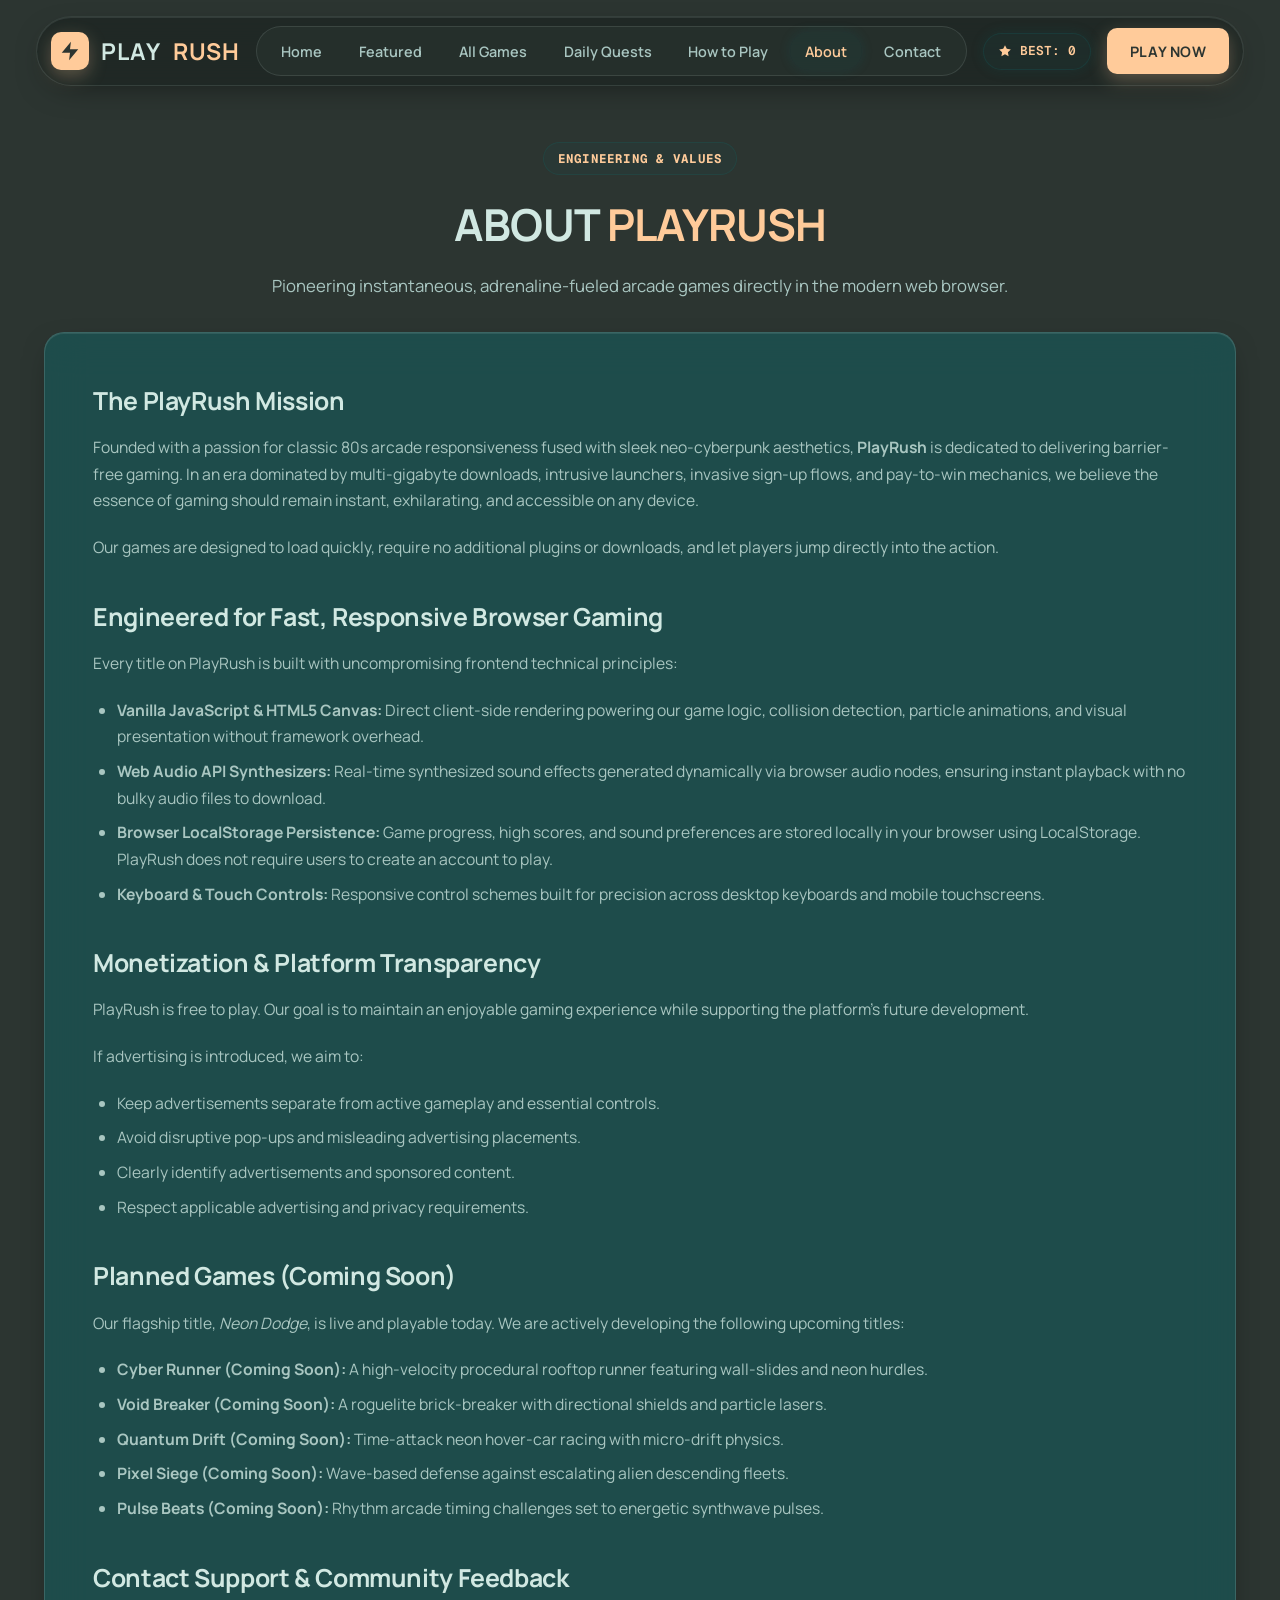
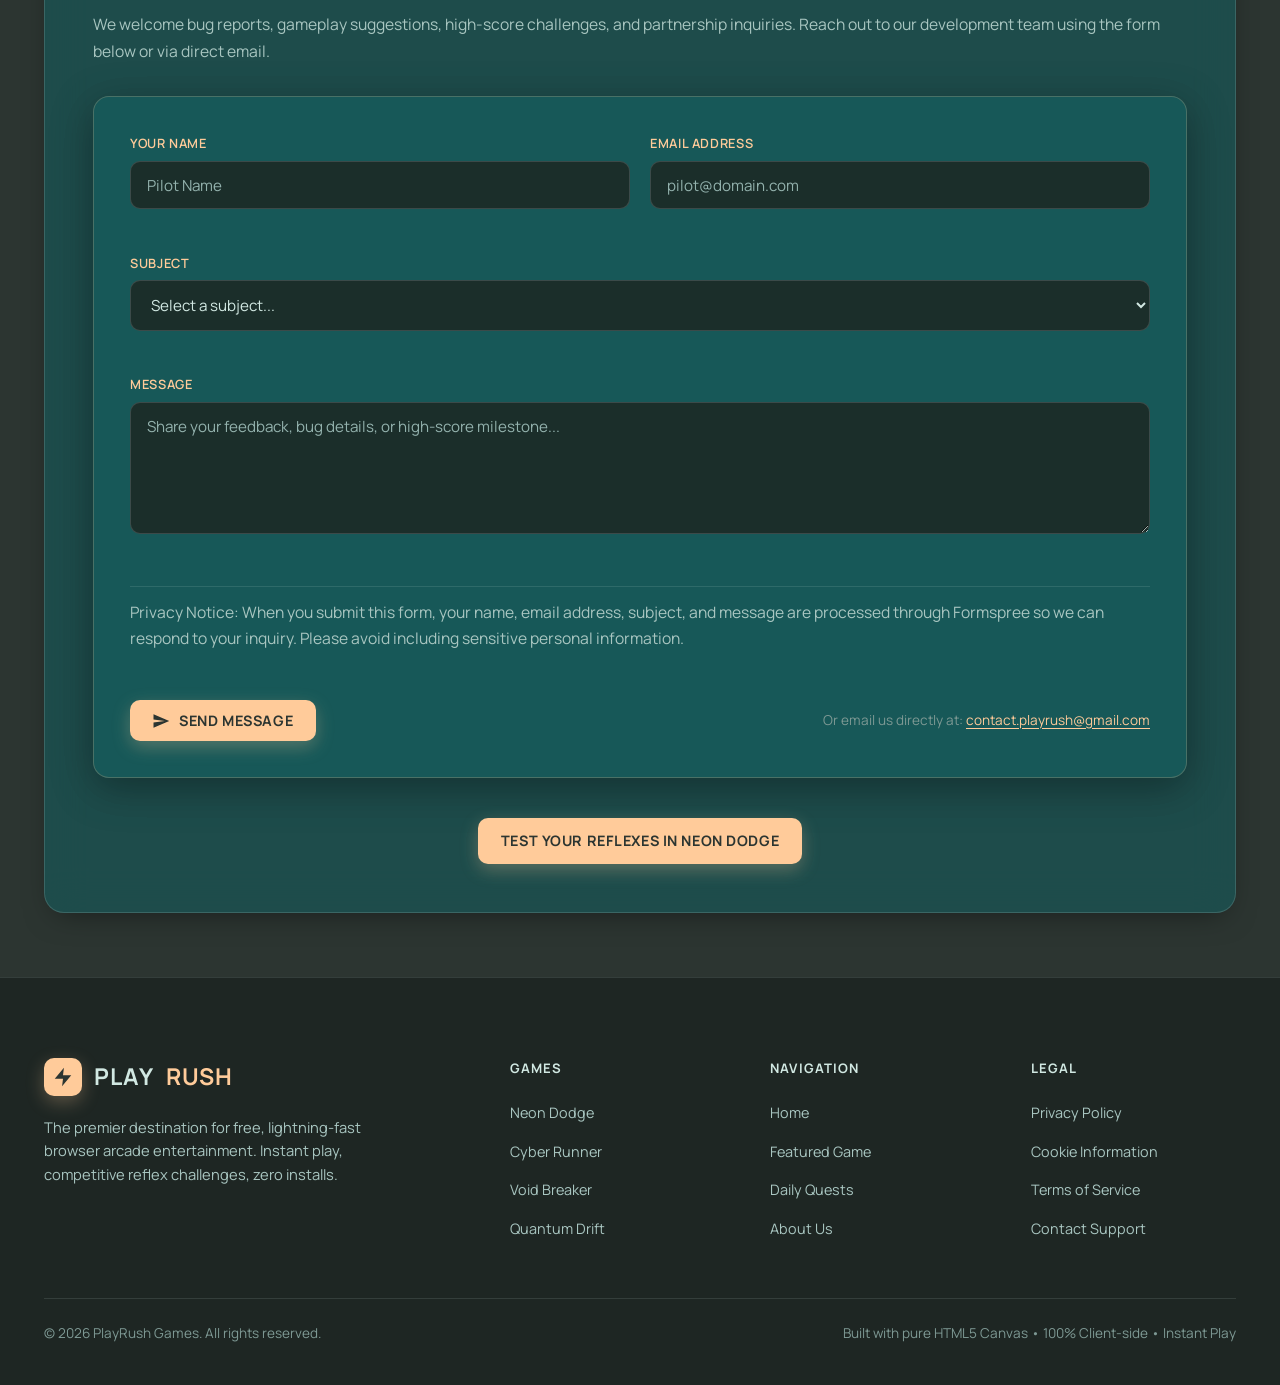
<file: about.html>
<!DOCTYPE html>
<html lang="en">
<head>
  <meta charset="UTF-8">
  <meta name="viewport" content="width=device-width, initial-scale=1.0">
  <title>About PlayRush - Next-Gen Browser Arcade Gaming Platform</title>
  
  <meta name="description" content="Discover the story behind PlayRush, our philosophy on free, instant-play browser gaming, and the engineering powering our high-performance HTML5 Canvas arcade titles.">
  <meta name="keywords" content="about playrush, browser arcade games, indie game development, html5 gaming, neon dodge, web audio api">
  <meta name="author" content="PlayRush Gaming">
  <meta name="robots" content="index, follow">
  <link rel="canonical" href="https://playrush-peach.vercel.app/about.html">

  <!-- Open Graph -->
  <meta property="og:type" content="website">
  <meta property="og:site_name" content="PlayRush">
  <meta property="og:url" content="https://playrush-peach.vercel.app/about.html">
  <meta property="og:title" content="About PlayRush - Next-Gen Browser Arcade Gaming">
  <meta property="og:description" content="Discover our philosophy on barrier-free, instant browser arcade gaming engineered for fast, responsive web play.">
  <meta property="og:image" content="https://playrush-peach.vercel.app/assets/og-banner.svg">

  <!-- Twitter Card -->
  <meta name="twitter:card" content="summary_large_image">
  <meta name="twitter:title" content="About PlayRush - Next-Gen Browser Arcade Gaming">
  <meta name="twitter:description" content="Zero installations, smooth responsive gameplay, and pure retro-modern arcade thrills.">
  <meta name="twitter:image" content="https://playrush-peach.vercel.app/assets/og-banner.svg">

  <!-- Favicon -->
  <link rel="icon" type="image/svg+xml" href="favicon.svg">
  <link rel="stylesheet" href="style.css">
</head>
<body>

  <!-- Skip to main content (keyboard navigation) -->
  <a href="#main-content" class="skip-link">Skip to main content</a>

  <!-- Navigation Bar -->
  <header class="navbar" role="banner">
    <div class="container">
      <a href="index.html" class="brand" aria-label="PlayRush Home">
        <div class="brand-icon" aria-hidden="true">
          <svg viewBox="0 0 24 24"><path d="M13 2L3 14h9l-1 8 10-12h-9l1-8z"/></svg>
        </div>
        PLAY<span class="brand-accent">RUSH</span>
      </a>

      <!-- Desktop Nav -->
      <nav aria-label="Main Navigation">
        <ul class="nav-menu">
          <li><a href="index.html#hero" class="nav-link">Home</a></li>
          <li><a href="index.html#featured" class="nav-link">Featured</a></li>
          <li><a href="index.html#games" class="nav-link">All Games</a></li>
          <li><a href="index.html#challenges" class="nav-link">Daily Quests</a></li>
          <li><a href="index.html#howtoplay" class="nav-link">How to Play</a></li>
          <li><a href="about.html" class="nav-link active">About</a></li>
          <li><a href="about.html#contact" class="nav-link">Contact</a></li>
        </ul>
      </nav>

      <!-- Nav Actions -->
      <div class="nav-actions">
        <div class="nav-score-badge" title="Your Neon Dodge High Score">
          <svg viewBox="0 0 24 24" aria-hidden="true"><path d="M12 2l3.09 6.26L22 9.27l-5 4.87 1.18 6.88L12 17.77l-6.18 3.25L7 14.14 2 9.27l6.91-1.01L12 2z"/></svg>
          BEST: <span id="navBestScore">0</span>
        </div>
        <a href="games/neon-dodge.html" class="btn-primary" aria-label="Play Neon Dodge immediately">
          PLAY NOW
        </a>
        <button class="mobile-toggle" aria-label="Toggle navigation menu" aria-expanded="false">
          <span></span><span></span><span></span>
        </button>
      </div>
    </div>
  </header>

  <main id="main-content">
    <div class="container">
      <div class="static-page-header">
        <span class="section-tag">ENGINEERING &amp; VALUES</span>
        <h1 class="section-title">ABOUT <span>PLAYRUSH</span></h1>
        <p class="section-desc">Pioneering instantaneous, adrenaline-fueled arcade games directly in the modern web browser.</p>
      </div>

      <article class="static-content-card">
        <h2>The PlayRush Mission</h2>
        <p>
          Founded with a passion for classic 80s arcade responsiveness fused with sleek neo-cyberpunk aesthetics, <strong>PlayRush</strong> is dedicated to delivering barrier-free gaming. In an era dominated by multi-gigabyte downloads, intrusive launchers, invasive sign-up flows, and pay-to-win mechanics, we believe the essence of gaming should remain instant, exhilarating, and accessible on any device.
        </p>
        <p>
          Our games are designed to load quickly, require no additional plugins or downloads, and let players jump directly into the action.
        </p>

        <h2>Engineered for Fast, Responsive Browser Gaming</h2>
        <p>
          Every title on PlayRush is built with uncompromising frontend technical principles:
        </p>
        <ul>
          <li><strong>Vanilla JavaScript &amp; HTML5 Canvas:</strong> Direct client-side rendering powering our game logic, collision detection, particle animations, and visual presentation without framework overhead.</li>
          <li><strong>Web Audio API Synthesizers:</strong> Real-time synthesized sound effects generated dynamically via browser audio nodes, ensuring instant playback with no bulky audio files to download.</li>
          <li><strong>Browser LocalStorage Persistence:</strong> Game progress, high scores, and sound preferences are stored locally in your browser using LocalStorage. PlayRush does not require users to create an account to play.</li>
          <li><strong>Keyboard &amp; Touch Controls:</strong> Responsive control schemes built for precision across desktop keyboards and mobile touchscreens.</li>
        </ul>

        <h2>Monetization &amp; Platform Transparency</h2>
        <p>
          PlayRush is free to play. Our goal is to maintain an enjoyable gaming experience while supporting the platform's future development.
        </p>
        <p>
          If advertising is introduced, we aim to:
        </p>
        <ul>
          <li>Keep advertisements separate from active gameplay and essential controls.</li>
          <li>Avoid disruptive pop-ups and misleading advertising placements.</li>
          <li>Clearly identify advertisements and sponsored content.</li>
          <li>Respect applicable advertising and privacy requirements.</li>
        </ul>

        <h2>Planned Games (Coming Soon)</h2>
        <p>
          Our flagship title, <em>Neon Dodge</em>, is live and playable today. We are actively developing the following upcoming titles:
        </p>
        <ul>
          <li><strong>Cyber Runner (Coming Soon):</strong> A high-velocity procedural rooftop runner featuring wall-slides and neon hurdles.</li>
          <li><strong>Void Breaker (Coming Soon):</strong> A roguelite brick-breaker with directional shields and particle lasers.</li>
          <li><strong>Quantum Drift (Coming Soon):</strong> Time-attack neon hover-car racing with micro-drift physics.</li>
          <li><strong>Pixel Siege (Coming Soon):</strong> Wave-based defense against escalating alien descending fleets.</li>
          <li><strong>Pulse Beats (Coming Soon):</strong> Rhythm arcade timing challenges set to energetic synthwave pulses.</li>
        </ul>

        <!-- Functional Contact Section -->
        <h2 id="contact">Contact Support &amp; Community Feedback</h2>
        <p>
          We welcome bug reports, gameplay suggestions, high-score challenges, and partnership inquiries. Reach out to our development team using the form below or via direct email.
        </p>

        <form id="contactForm" class="contact-form-box" action="https://formspree.io/f/xwlolboj" method="POST" novalidate>
          <!-- Anti-Spam Honeypot: Hidden from human visitors; bots filling it will be silently rejected by Formspree -->
          <input type="text" name="_gotcha" class="sr-only" tabindex="-1" autocomplete="off" aria-hidden="true">

          <div class="form-row">
            <div class="form-group">
              <label for="contactName">Your Name</label>
              <input type="text" id="contactName" name="name" placeholder="Pilot Name" required autocomplete="name">
              <span class="form-error" id="nameError"></span>
            </div>
            <div class="form-group">
              <label for="contactEmail">Email Address</label>
              <input type="email" id="contactEmail" name="email" placeholder="pilot@domain.com" required autocomplete="email">
              <span class="form-error" id="emailError"></span>
            </div>
          </div>

          <div class="form-group">
            <label for="contactSubject">Subject</label>
            <select id="contactSubject" name="subject" required>
              <option value="" disabled selected>Select a subject...</option>
              <option value="General Feedback">General Feedback &amp; Suggestions</option>
              <option value="Bug Report">Report a Bug / Issue in Neon Dodge</option>
              <option value="Business Inquiry">Advertising &amp; Partnership Inquiries</option>
              <option value="Other">Other Inquiry</option>
            </select>
            <span class="form-error" id="subjectError"></span>
          </div>

          <div class="form-group">
            <label for="contactMessage">Message</label>
            <textarea id="contactMessage" name="message" rows="5" maxlength="3000" placeholder="Share your feedback, bug details, or high-score milestone..." required></textarea>
            <span class="form-error" id="messageError"></span>
          </div>

          <p class="form-privacy-note">
            Privacy Notice: When you submit this form, your name, email address, subject, and message are processed through Formspree so we can respond to your inquiry. Please avoid including sensitive personal information.
          </p>

          <div class="form-submit-row">
            <button type="submit" class="btn-primary" id="btnSubmitContact">
              <svg width="18" height="18" viewBox="0 0 24 24" fill="currentColor" aria-hidden="true">
                <path d="M2.01 21L23 12 2.01 3 2 10l15 2-15 2z"/>
              </svg>
              <span>SEND MESSAGE</span>
            </button>
            <span class="contact-direct-hint">
              Or email us directly at: <a href="mailto:contact.playrush@gmail.com" class="direct-email-link">contact.playrush@gmail.com</a>
            </span>
          </div>

          <!-- Formspree Success Feedback Banner -->
          <div class="form-feedback-banner" id="formSuccessBanner" style="display: none;" role="status">
            <svg width="20" height="20" viewBox="0 0 24 24" fill="#00ff88" aria-hidden="true">
              <path d="M12 2C6.48 2 2 6.48 2 12s4.48 10 10 10 10-4.48 10-10S17.52 2 12 2zm-2 15l-5-5 1.41-1.41L10 14.17l7.59-7.59L19 8l-9 9z"/>
            </svg>
            <span>Thank you for your message! Our development team has received your inquiry at contact.playrush@gmail.com and will reply shortly.</span>
          </div>

          <!-- Formspree Error Feedback Banner -->
          <div class="form-feedback-banner form-error-banner" id="formErrorBanner" style="display: none;" role="alert">
            <svg width="20" height="20" viewBox="0 0 24 24" fill="#ff007f" aria-hidden="true">
              <path d="M12 2C6.48 2 2 6.48 2 12s4.48 10 10 10 10-4.48 10-10S17.52 2 12 2zm1 15h-2v-2h2v2zm0-4h-2V7h2v6z"/>
            </svg>
            <span id="formErrorMsg">Oops! There was a problem submitting your message. Please try again or email us directly at contact.playrush@gmail.com.</span>
          </div>
        </form>

        <div style="margin-top: 2.5rem; text-align: center;">
          <a href="games/neon-dodge.html" class="btn-primary">TEST YOUR REFLEXES IN NEON DODGE</a>
        </div>
      </article>
    </div>
  </main>

  <footer class="footer" role="contentinfo">
    <div class="container">
      <div class="footer-grid">
        <div class="footer-brand-col">
          <a href="index.html" class="brand">
            <div class="brand-icon">
              <svg viewBox="0 0 24 24"><path d="M13 2L3 14h9l-1 8 10-12h-9l1-8z"/></svg>
            </div>
            PLAY<span class="brand-accent">RUSH</span>
          </a>
          <p>
            The premier destination for free, lightning-fast browser arcade entertainment. Instant play, competitive reflex challenges, zero installs.
          </p>
        </div>

        <div class="footer-col">
          <h4>GAMES</h4>
          <ul class="footer-links">
            <li><a href="games/neon-dodge.html">Neon Dodge</a></li>
            <li><a href="index.html#games">Cyber Runner</a></li>
            <li><a href="index.html#games">Void Breaker</a></li>
            <li><a href="index.html#games">Quantum Drift</a></li>
          </ul>
        </div>

        <div class="footer-col">
          <h4>NAVIGATION</h4>
          <ul class="footer-links">
            <li><a href="index.html#hero">Home</a></li>
            <li><a href="index.html#featured">Featured Game</a></li>
            <li><a href="index.html#challenges">Daily Quests</a></li>
            <li><a href="about.html">About Us</a></li>
          </ul>
        </div>

        <div class="footer-col">
          <h4>LEGAL</h4>
          <ul class="footer-links">
            <li><a href="privacy.html">Privacy Policy</a></li>
            <li><a href="privacy.html#cookies">Cookie Information</a></li>
            <li><a href="privacy.html#terms">Terms of Service</a></li>
            <li><a href="about.html#contact">Contact Support</a></li>
          </ul>
        </div>
      </div>

      <div class="footer-bottom">
        <div>&copy; <span id="copyrightYear">2026</span> PlayRush Games. All rights reserved.</div>
        <div>Built with pure HTML5 Canvas &bull; 100% Client-side &bull; Instant Play</div>
      </div>
    </div>
  </footer>

  <script src="script.js"></script>
  <script src="about.js"></script>
</body>
</html>
</file>
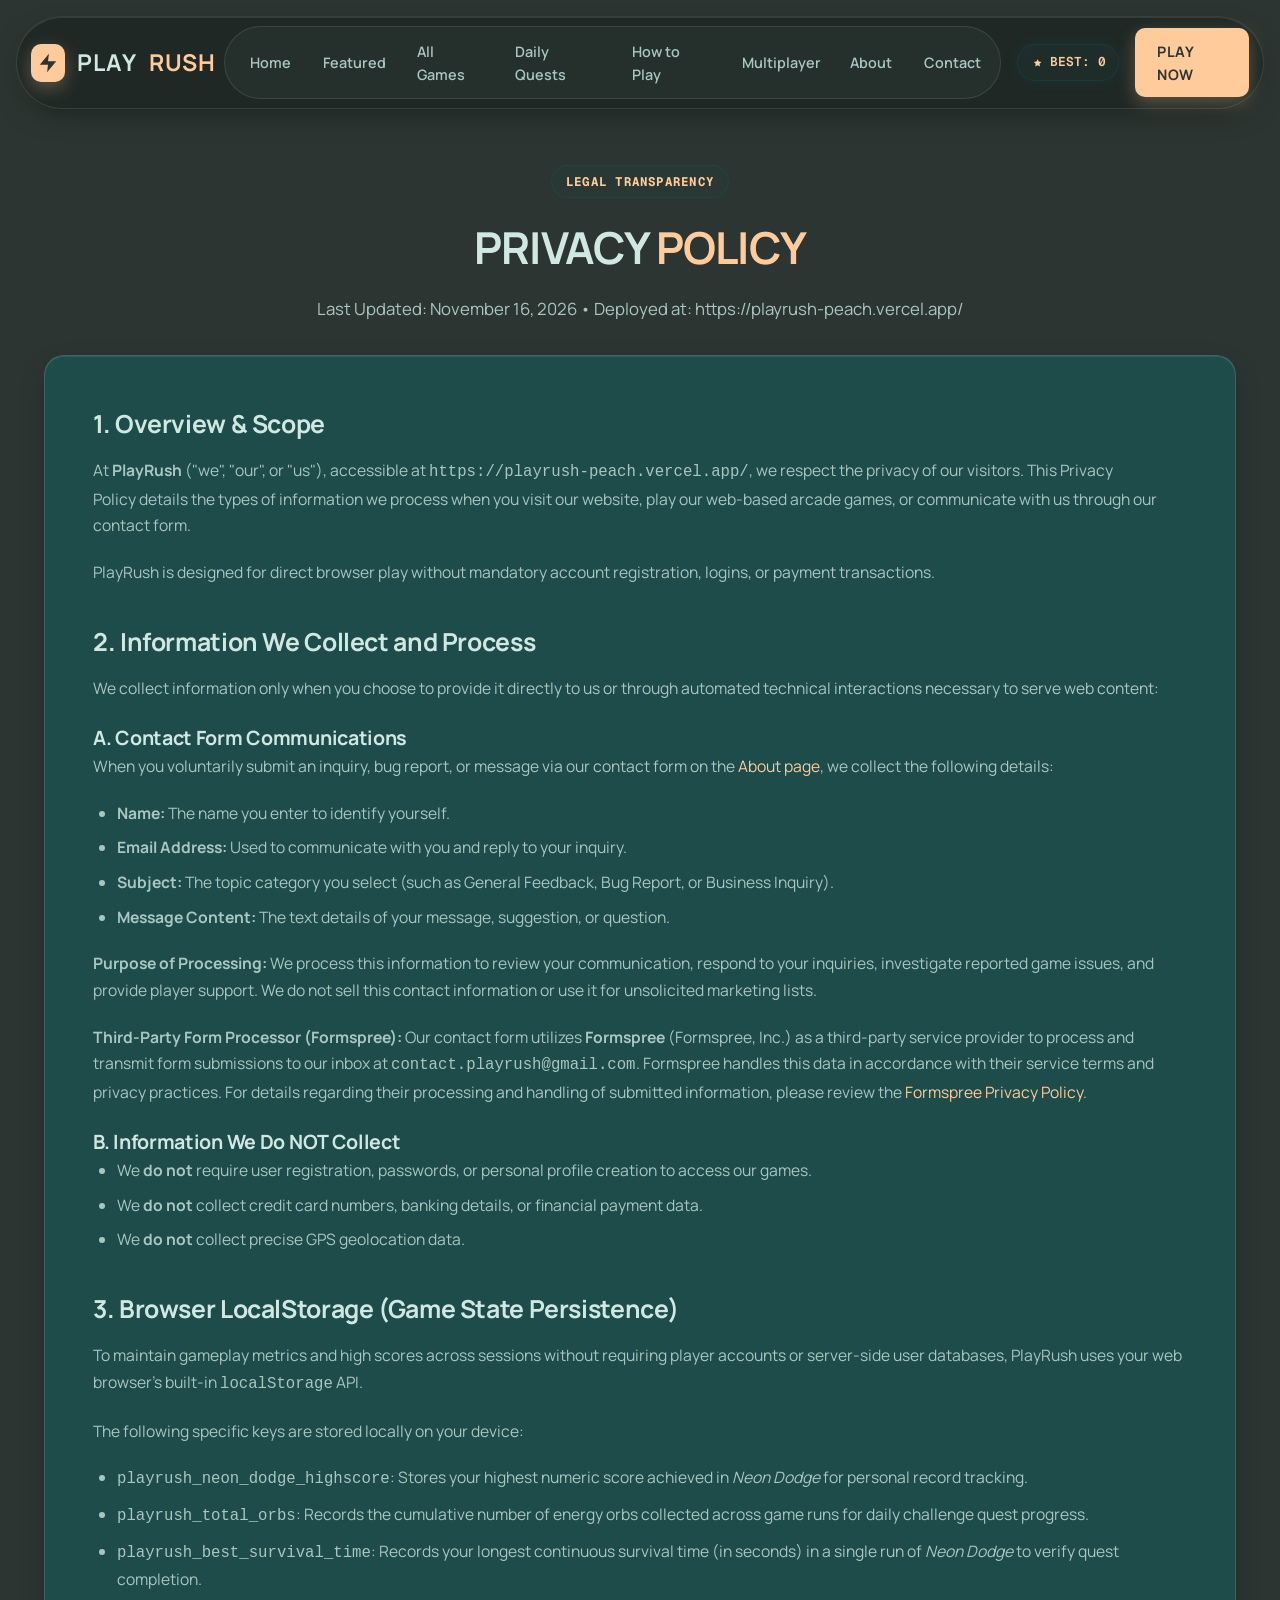
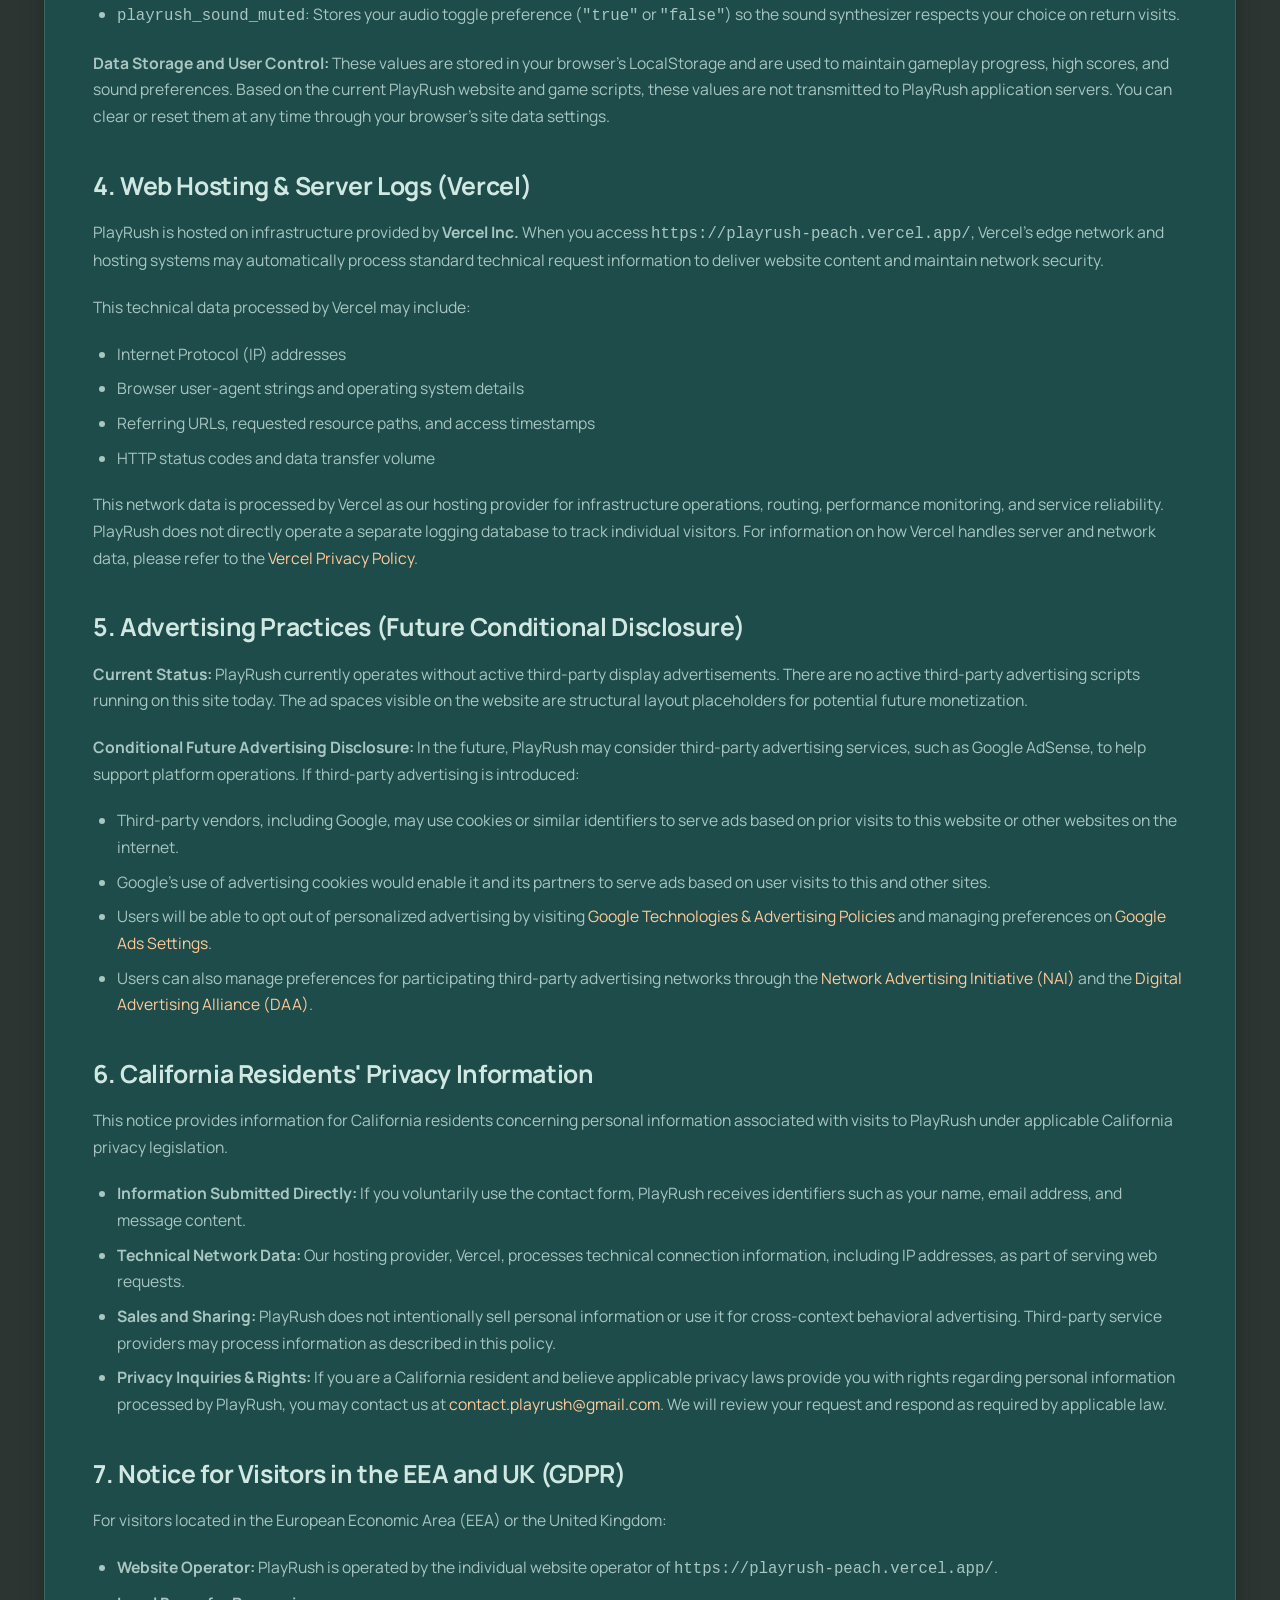
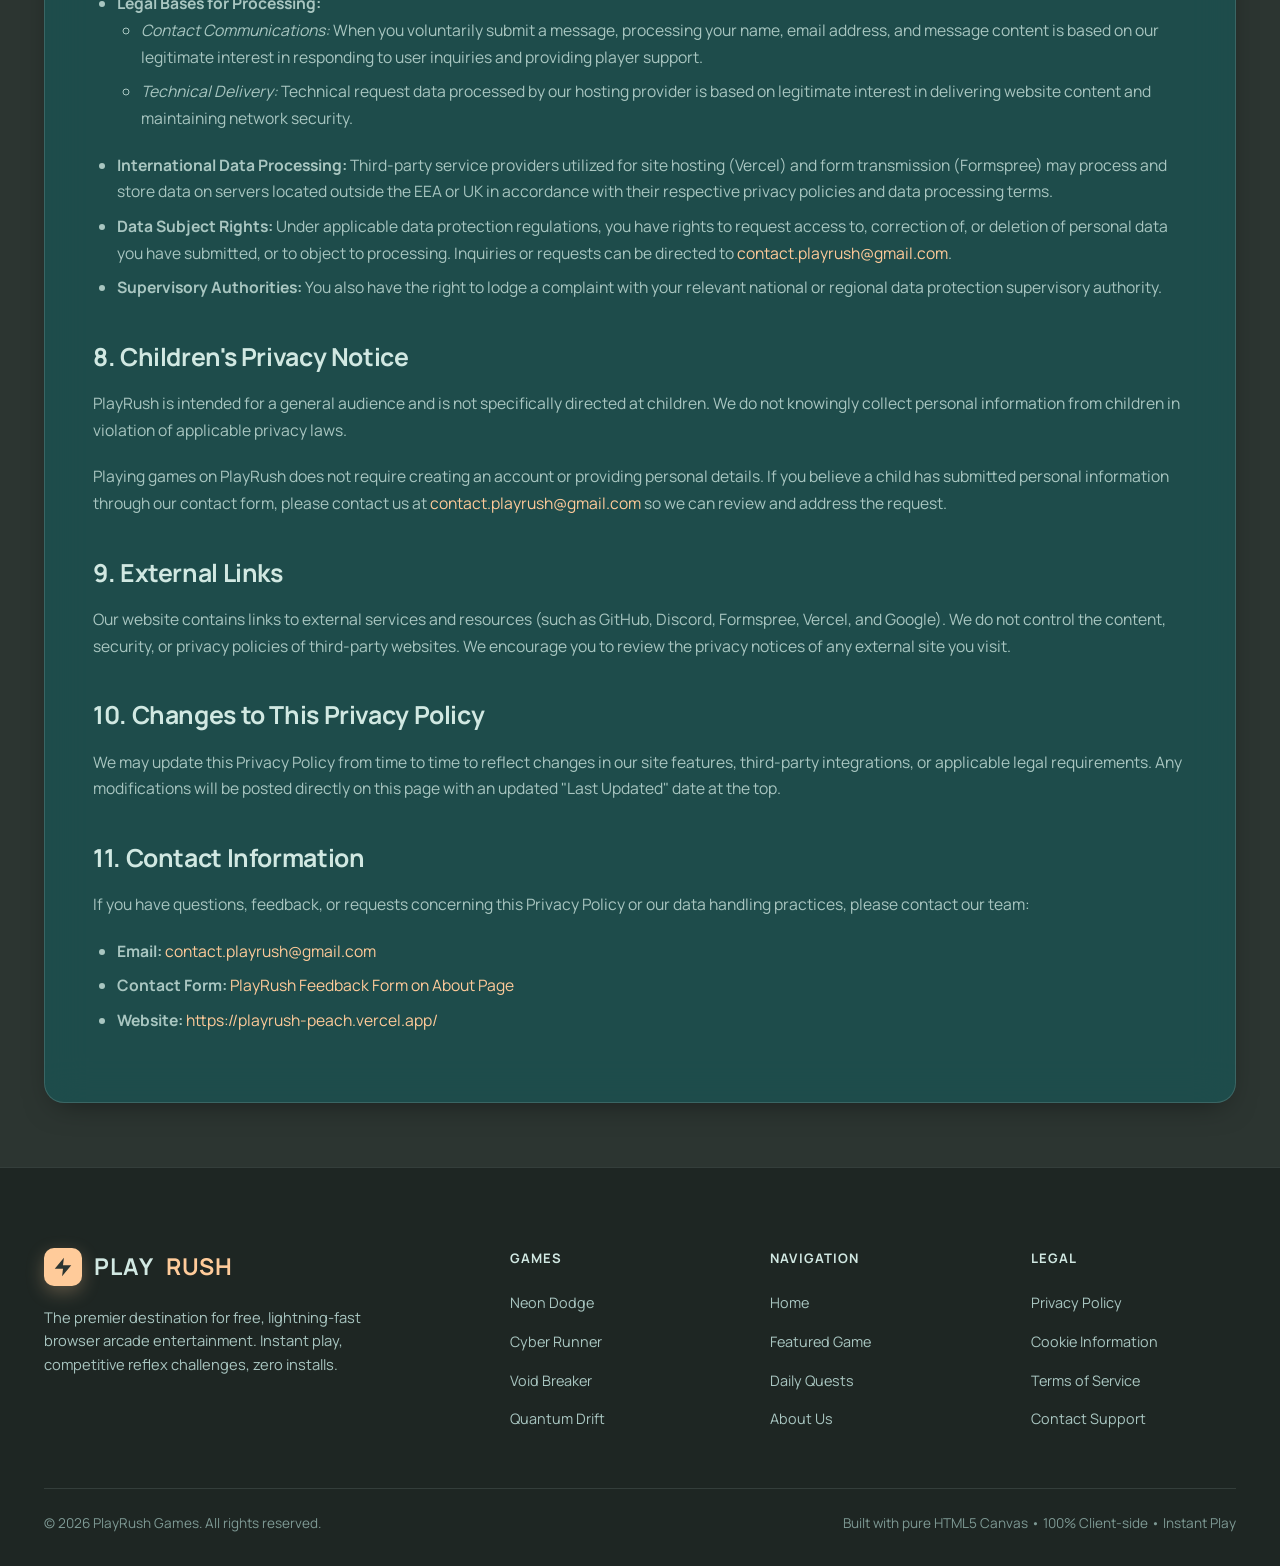
<file: privacy.html>
<!DOCTYPE html>
<html lang="en">
<head>
  <meta charset="UTF-8">
  <meta name="viewport" content="width=device-width, initial-scale=1.0">
  <title>Privacy Policy &amp; Cookie Information | PlayRush Games</title>
  
  <meta name="description" content="PlayRush Privacy Policy: Learn how we protect player privacy, handle contact form inquiries via Formspree, utilize browser LocalStorage, and approach future advertising.">
  <meta name="keywords" content="playrush privacy policy, browser games privacy, formspree contact privacy, localstorage gaming, gdpr, ccpa, coppa">
  <meta name="author" content="PlayRush Gaming">
  <meta name="robots" content="index, follow">
  <link rel="canonical" href="https://playrush-peach.vercel.app/privacy.html">

  <!-- Open Graph -->
  <meta property="og:type" content="website">
  <meta property="og:site_name" content="PlayRush">
  <meta property="og:url" content="https://playrush-peach.vercel.app/privacy.html">
  <meta property="og:title" content="Privacy Policy &amp; Cookie Information | PlayRush Games">
  <meta property="og:description" content="Transparent privacy policies, Formspree contact handling, LocalStorage usage, and advertising disclosures for PlayRush.">
  <meta property="og:image" content="https://playrush-peach.vercel.app/assets/og-banner.svg">

  <!-- Twitter Card -->
  <meta name="twitter:card" content="summary_large_image">
  <meta name="twitter:title" content="Privacy Policy | PlayRush Games">
  <meta name="twitter:description" content="Transparent player privacy policies, Formspree disclosures, LocalStorage usage, and advertising information.">
  <meta name="twitter:image" content="https://playrush-peach.vercel.app/assets/og-banner.svg">

  <!-- Favicon -->
  <link rel="icon" type="image/svg+xml" href="favicon.svg">
  <link rel="stylesheet" href="style.css">
</head>
<body>

  <!-- Skip to main content (keyboard navigation) -->
  <a href="#main-content" class="skip-link">Skip to main content</a>

  <!-- Navigation Bar -->
  <header class="navbar" role="banner">
    <div class="container">
      <a href="index.html" class="brand" aria-label="PlayRush Home">
        <div class="brand-icon" aria-hidden="true">
          <svg viewBox="0 0 24 24"><path d="M13 2L3 14h9l-1 8 10-12h-9l1-8z"/></svg>
        </div>
        PLAY<span class="brand-accent">RUSH</span>
      </a>

      <!-- Desktop Nav -->
      <nav aria-label="Main Navigation">
        <ul class="nav-menu">
          <li><a href="index.html#hero" class="nav-link">Home</a></li>
          <li><a href="index.html#featured" class="nav-link">Featured</a></li>
          <li><a href="index.html#games" class="nav-link">All Games</a></li>
          <li><a href="index.html#challenges" class="nav-link">Daily Quests</a></li>
          <li><a href="index.html#howtoplay" class="nav-link">How to Play</a></li>
          <li><a href="games/killer-killer.html" class="nav-link">Multiplayer</a></li>
          <li><a href="about.html" class="nav-link">About</a></li>
          <li><a href="about.html#contact" class="nav-link">Contact</a></li>
        </ul>
      </nav>

      <!-- Nav Actions -->
      <div class="nav-actions">
        <div class="nav-score-badge" title="Your Neon Dodge High Score">
          <svg viewBox="0 0 24 24" aria-hidden="true"><path d="M12 2l3.09 6.26L22 9.27l-5 4.87 1.18 6.88L12 17.77l-6.18 3.25L7 14.14 2 9.27l6.91-1.01L12 2z"/></svg>
          BEST: <span id="navBestScore">0</span>
        </div>
        <a href="games/neon-dodge.html" class="btn-primary" aria-label="Play Neon Dodge immediately">
          PLAY NOW
        </a>
        <button class="mobile-toggle" aria-label="Toggle navigation menu" aria-expanded="false">
          <span></span><span></span><span></span>
        </button>
      </div>
    </div>
  </header>

  <main id="main-content">
    <div class="container">
      <div class="static-page-header">
        <span class="section-tag">LEGAL TRANSPARENCY</span>
        <h1 class="section-title">PRIVACY <span>POLICY</span></h1>
        <p class="section-desc">Last Updated: November 16, 2026 &bull; Deployed at: https://playrush-peach.vercel.app/</p>
      </div>

      <article class="static-content-card">
        <h2>1. Overview &amp; Scope</h2>
        <p>
          At <strong>PlayRush</strong> ("we", "our", or "us"), accessible at <code>https://playrush-peach.vercel.app/</code>, we respect the privacy of our visitors. This Privacy Policy details the types of information we process when you visit our website, play our web-based arcade games, or communicate with us through our contact form.
        </p>
        <p>
          PlayRush is designed for direct browser play without mandatory account registration, logins, or payment transactions.
        </p>

        <h2>2. Information We Collect and Process</h2>
        <p>
          We collect information only when you choose to provide it directly to us or through automated technical interactions necessary to serve web content:
        </p>

        <h3>A. Contact Form Communications</h3>
        <p>
          When you voluntarily submit an inquiry, bug report, or message via our contact form on the <a href="about.html#contact" style="color: var(--neon-cyan);">About page</a>, we collect the following details:
        </p>
        <ul>
          <li><strong>Name:</strong> The name you enter to identify yourself.</li>
          <li><strong>Email Address:</strong> Used to communicate with you and reply to your inquiry.</li>
          <li><strong>Subject:</strong> The topic category you select (such as General Feedback, Bug Report, or Business Inquiry).</li>
          <li><strong>Message Content:</strong> The text details of your message, suggestion, or question.</li>
        </ul>
        <p>
          <strong>Purpose of Processing:</strong> We process this information to review your communication, respond to your inquiries, investigate reported game issues, and provide player support. We do not sell this contact information or use it for unsolicited marketing lists.
        </p>
        <p>
          <strong>Third-Party Form Processor (Formspree):</strong> Our contact form utilizes <strong>Formspree</strong> (Formspree, Inc.) as a third-party service provider to process and transmit form submissions to our inbox at <code>contact.playrush@gmail.com</code>. Formspree handles this data in accordance with their service terms and privacy practices. For details regarding their processing and handling of submitted information, please review the <a href="https://formspree.io/legal/privacy-policy" target="_blank" rel="noopener noreferrer" style="color: var(--neon-cyan);">Formspree Privacy Policy</a>.
        </p>

        <h3>B. Information We Do NOT Collect</h3>
        <ul>
          <li>We <strong>do not</strong> require user registration, passwords, or personal profile creation to access our games.</li>
          <li>We <strong>do not</strong> collect credit card numbers, banking details, or financial payment data.</li>
          <li>We <strong>do not</strong> collect precise GPS geolocation data.</li>
        </ul>

        <h2>3. Browser LocalStorage (Game State Persistence)</h2>
        <p>
          To maintain gameplay metrics and high scores across sessions without requiring player accounts or server-side user databases, PlayRush uses your web browser's built-in <code>localStorage</code> API.
        </p>
        <p>
          The following specific keys are stored locally on your device:
        </p>
        <ul>
          <li><code>playrush_neon_dodge_highscore</code>: Stores your highest numeric score achieved in <em>Neon Dodge</em> for personal record tracking.</li>
          <li><code>playrush_total_orbs</code>: Records the cumulative number of energy orbs collected across game runs for daily challenge quest progress.</li>
          <li><code>playrush_best_survival_time</code>: Records your longest continuous survival time (in seconds) in a single run of <em>Neon Dodge</em> to verify quest completion.</li>
          <li><code>playrush_sound_muted</code>: Stores your audio toggle preference (<code>"true"</code> or <code>"false"</code>) so the sound synthesizer respects your choice on return visits.</li>
        </ul>
        <p>
          <strong>Data Storage and User Control:</strong> These values are stored in your browser's LocalStorage and are used to maintain gameplay progress, high scores, and sound preferences. Based on the current PlayRush website and game scripts, these values are not transmitted to PlayRush application servers. You can clear or reset them at any time through your browser's site data settings.
        </p>

        <h2>4. Web Hosting &amp; Server Logs (Vercel)</h2>
        <p>
          PlayRush is hosted on infrastructure provided by <strong>Vercel Inc.</strong> When you access <code>https://playrush-peach.vercel.app/</code>, Vercel's edge network and hosting systems may automatically process standard technical request information to deliver website content and maintain network security.
        </p>
        <p>
          This technical data processed by Vercel may include:
        </p>
        <ul>
          <li>Internet Protocol (IP) addresses</li>
          <li>Browser user-agent strings and operating system details</li>
          <li>Referring URLs, requested resource paths, and access timestamps</li>
          <li>HTTP status codes and data transfer volume</li>
        </ul>
        <p>
          This network data is processed by Vercel as our hosting provider for infrastructure operations, routing, performance monitoring, and service reliability. PlayRush does not directly operate a separate logging database to track individual visitors. For information on how Vercel handles server and network data, please refer to the <a href="https://vercel.com/legal/privacy-policy" target="_blank" rel="noopener noreferrer" style="color: var(--neon-cyan);">Vercel Privacy Policy</a>.
        </p>

        <h2 id="cookies">5. Advertising Practices (Future Conditional Disclosure)</h2>
        <p>
          <strong>Current Status:</strong> PlayRush currently operates without active third-party display advertisements. There are no active third-party advertising scripts running on this site today. The ad spaces visible on the website are structural layout placeholders for potential future monetization.
        </p>
        <p>
          <strong>Conditional Future Advertising Disclosure:</strong> In the future, PlayRush may consider third-party advertising services, such as Google AdSense, to help support platform operations. If third-party advertising is introduced:
        </p>
        <ul>
          <li>Third-party vendors, including Google, may use cookies or similar identifiers to serve ads based on prior visits to this website or other websites on the internet.</li>
          <li>Google's use of advertising cookies would enable it and its partners to serve ads based on user visits to this and other sites.</li>
          <li>Users will be able to opt out of personalized advertising by visiting <a href="https://policies.google.com/technologies/ads" target="_blank" rel="noopener noreferrer" style="color: var(--neon-cyan);">Google Technologies &amp; Advertising Policies</a> and managing preferences on <a href="https://adssettings.google.com/" target="_blank" rel="noopener noreferrer" style="color: var(--neon-cyan);">Google Ads Settings</a>.</li>
          <li>Users can also manage preferences for participating third-party advertising networks through the <a href="https://optout.networkadvertising.org/" target="_blank" rel="noopener noreferrer" style="color: var(--neon-cyan);">Network Advertising Initiative (NAI)</a> and the <a href="https://optout.aboutads.info/" target="_blank" rel="noopener noreferrer" style="color: var(--neon-cyan);">Digital Advertising Alliance (DAA)</a>.</li>
        </ul>

        <h2>6. California Residents' Privacy Information</h2>
        <p>
          This notice provides information for California residents concerning personal information associated with visits to PlayRush under applicable California privacy legislation.
        </p>
        <ul>
          <li><strong>Information Submitted Directly:</strong> If you voluntarily use the contact form, PlayRush receives identifiers such as your name, email address, and message content.</li>
          <li><strong>Technical Network Data:</strong> Our hosting provider, Vercel, processes technical connection information, including IP addresses, as part of serving web requests.</li>
          <li><strong>Sales and Sharing:</strong> PlayRush does not intentionally sell personal information or use it for cross-context behavioral advertising. Third-party service providers may process information as described in this policy.</li>
          <li><strong>Privacy Inquiries &amp; Rights:</strong> If you are a California resident and believe applicable privacy laws provide you with rights regarding personal information processed by PlayRush, you may contact us at <a href="mailto:contact.playrush@gmail.com" style="color: var(--neon-cyan);">contact.playrush@gmail.com</a>. We will review your request and respond as required by applicable law.</li>
        </ul>

        <h2>7. Notice for Visitors in the EEA and UK (GDPR)</h2>
        <p>
          For visitors located in the European Economic Area (EEA) or the United Kingdom:
        </p>
        <ul>
          <li><strong>Website Operator:</strong> PlayRush is operated by the individual website operator of <code>https://playrush-peach.vercel.app/</code>.</li>
          <li><strong>Legal Bases for Processing:</strong>
            <ul>
              <li><em>Contact Communications:</em> When you voluntarily submit a message, processing your name, email address, and message content is based on our legitimate interest in responding to user inquiries and providing player support.</li>
              <li><em>Technical Delivery:</em> Technical request data processed by our hosting provider is based on legitimate interest in delivering website content and maintaining network security.</li>
            </ul>
          </li>
          <li><strong>International Data Processing:</strong> Third-party service providers utilized for site hosting (Vercel) and form transmission (Formspree) may process and store data on servers located outside the EEA or UK in accordance with their respective privacy policies and data processing terms.</li>
          <li><strong>Data Subject Rights:</strong> Under applicable data protection regulations, you have rights to request access to, correction of, or deletion of personal data you have submitted, or to object to processing. Inquiries or requests can be directed to <a href="mailto:contact.playrush@gmail.com" style="color: var(--neon-cyan);">contact.playrush@gmail.com</a>.</li>
          <li><strong>Supervisory Authorities:</strong> You also have the right to lodge a complaint with your relevant national or regional data protection supervisory authority.</li>
        </ul>

        <h2>8. Children's Privacy Notice</h2>
        <p>
          PlayRush is intended for a general audience and is not specifically directed at children. We do not knowingly collect personal information from children in violation of applicable privacy laws.
        </p>
        <p>
          Playing games on PlayRush does not require creating an account or providing personal details. If you believe a child has submitted personal information through our contact form, please contact us at <a href="mailto:contact.playrush@gmail.com" style="color: var(--neon-cyan);">contact.playrush@gmail.com</a> so we can review and address the request.
        </p>

        <h2>9. External Links</h2>
        <p>
          Our website contains links to external services and resources (such as GitHub, Discord, Formspree, Vercel, and Google). We do not control the content, security, or privacy policies of third-party websites. We encourage you to review the privacy notices of any external site you visit.
        </p>

        <span id="terms"></span>
        <h2>10. Changes to This Privacy Policy</h2>
        <p>
          We may update this Privacy Policy from time to time to reflect changes in our site features, third-party integrations, or applicable legal requirements. Any modifications will be posted directly on this page with an updated "Last Updated" date at the top.
        </p>

        <h2 id="contact">11. Contact Information</h2>
        <p>
          If you have questions, feedback, or requests concerning this Privacy Policy or our data handling practices, please contact our team:
        </p>
        <ul>
          <li><strong>Email:</strong> <a href="mailto:contact.playrush@gmail.com" style="color: var(--neon-cyan);">contact.playrush@gmail.com</a></li>
          <li><strong>Contact Form:</strong> <a href="about.html#contact" style="color: var(--neon-cyan);">PlayRush Feedback Form on About Page</a></li>
          <li><strong>Website:</strong> <a href="https://playrush-peach.vercel.app/" style="color: var(--neon-cyan);">https://playrush-peach.vercel.app/</a></li>
        </ul>
      </article>
    </div>
  </main>

  <footer class="footer" role="contentinfo">
    <div class="container">
      <div class="footer-grid">
        <div class="footer-brand-col">
          <a href="index.html" class="brand">
            <div class="brand-icon">
              <svg viewBox="0 0 24 24"><path d="M13 2L3 14h9l-1 8 10-12h-9l1-8z"/></svg>
            </div>
            PLAY<span class="brand-accent">RUSH</span>
          </a>
          <p>
            The premier destination for free, lightning-fast browser arcade entertainment. Instant play, competitive reflex challenges, zero installs.
          </p>
        </div>

        <div class="footer-col">
          <h4>GAMES</h4>
          <ul class="footer-links">
            <li><a href="games/neon-dodge.html">Neon Dodge</a></li>
            <li><a href="index.html#games">Cyber Runner</a></li>
            <li><a href="index.html#games">Void Breaker</a></li>
            <li><a href="index.html#games">Quantum Drift</a></li>
          </ul>
        </div>

        <div class="footer-col">
          <h4>NAVIGATION</h4>
          <ul class="footer-links">
            <li><a href="index.html#hero">Home</a></li>
            <li><a href="index.html#featured">Featured Game</a></li>
            <li><a href="index.html#challenges">Daily Quests</a></li>
            <li><a href="about.html">About Us</a></li>
          </ul>
        </div>

        <div class="footer-col">
          <h4>LEGAL</h4>
          <ul class="footer-links">
            <li><a href="privacy.html">Privacy Policy</a></li>
            <li><a href="privacy.html#cookies">Cookie Information</a></li>
            <li><a href="privacy.html#terms">Terms of Service</a></li>
            <li><a href="about.html#contact">Contact Support</a></li>
          </ul>
        </div>
      </div>

      <div class="footer-bottom">
        <div>&copy; <span id="copyrightYear">2026</span> PlayRush Games. All rights reserved.</div>
        <div>Built with pure HTML5 Canvas &bull; 100% Client-side &bull; Instant Play</div>
      </div>
    </div>
  </footer>

  <script src="script.js"></script>
</body>
</html>
</file>
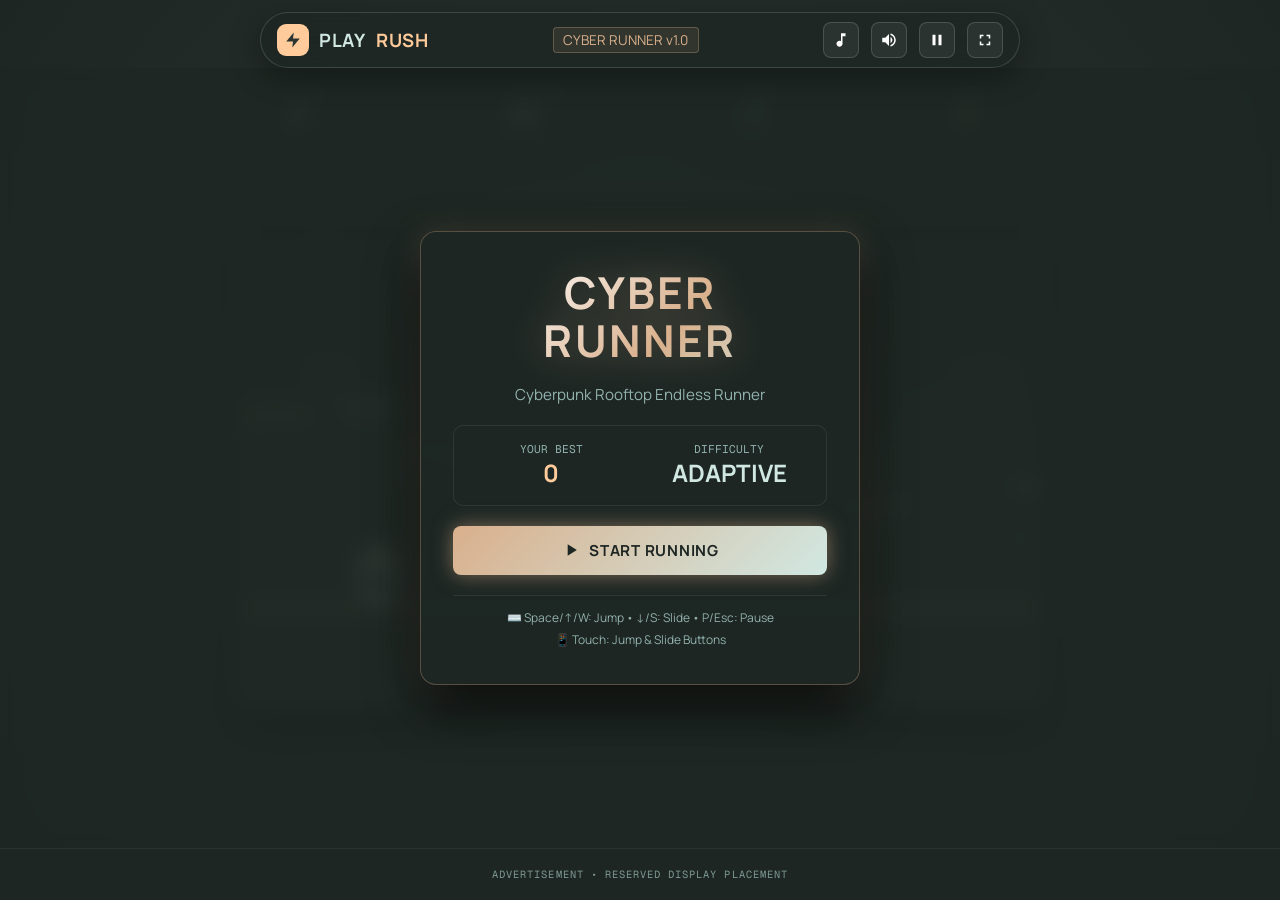
<file: games/cyber-runner.html>
<!DOCTYPE html>
<html lang="en">
<head>
  <meta charset="UTF-8">
  <meta name="viewport" content="width=device-width, initial-scale=1.0, maximum-scale=1.0, user-scalable=no">
  <title>Cyber Runner - Free Online Endless Runner Game | PlayRush</title>

  <meta name="description" content="Play Cyber Runner online for free. Sprint across futuristic cyberpunk rooftops, jump over gaps, slide under barriers, collect energy orbs, and beat your best score on PlayRush!">
  <meta name="keywords" content="cyber runner, endless runner, browser game, cyberpunk, rooftop runner, arcade game, canvas game, free game">
  <meta name="author" content="PlayRush Gaming">
  <meta name="robots" content="index, follow">
  <link rel="canonical" href="https://playrush-peach.vercel.app/games/cyber-runner.html">

  <!-- Open Graph -->
  <meta property="og:type" content="game">
  <meta property="og:site_name" content="PlayRush">
  <meta property="og:title" content="Cyber Runner - Cyberpunk Rooftop Endless Runner | PlayRush">
  <meta property="og:description" content="Sprint across neon-lit rooftops, dodge obstacles, and collect energy orbs! Free instant browser play.">
  <meta property="og:url" content="https://playrush-peach.vercel.app/games/cyber-runner.html">
  <meta property="og:image" content="https://playrush-peach.vercel.app/assets/og-banner.svg">

  <!-- Twitter Card -->
  <meta name="twitter:card" content="summary_large_image">
  <meta name="twitter:title" content="Cyber Runner - Free Online Endless Runner Game | PlayRush">
  <meta name="twitter:description" content="Sprint across cyberpunk rooftops, jump gaps, slide under barriers and survive in Cyber Runner.">
  <meta name="twitter:image" content="https://playrush-peach.vercel.app/assets/og-banner.svg">

  <!-- Favicon -->
  <link rel="icon" type="image/svg+xml" href="../favicon.svg">

  <!-- Game Stylesheet -->
  <link rel="stylesheet" href="cyber-runner.css">
</head>
<body>

  <div class="arcade-viewport">
    <!-- Top Arcade Bar -->
    <header class="arcade-header">
      <a href="../index.html" class="arcade-brand" title="Return to PlayRush Home">
        <span class="arcade-brand-icon" aria-hidden="true"><svg viewBox="0 0 24 24"><path d="M13 2L3 14h9l-1 8 10-12h-9l1-8z"/></svg></span>
        PLAY<span class="arcade-brand-accent">RUSH</span>
      </a>

      <div class="arcade-title-tag">
        CYBER RUNNER v1.0
      </div>

      <div class="arcade-controls-top">
        <!-- Audio Settings Dropdown Toggle -->
        <div class="audio-settings-wrapper">
          <button class="arcade-btn-icon" id="btnAudioSettings" title="Audio & Music Settings" aria-label="Audio settings" aria-expanded="false" aria-controls="audioSettingsPanel">
            <svg viewBox="0 0 24 24">
              <path d="M12 3v10.55c-.59-.34-1.27-.55-2-.55-2.21 0-4 1.79-4 4s1.79 4 4 4 4-1.79 4-4V7h4V3h-6z"/>
            </svg>
          </button>

          <!-- Audio Settings Dropdown Panel -->
          <div class="audio-settings-panel hidden" id="audioSettingsPanel" role="region" aria-label="Audio controls">
            <div class="audio-panel-header">
              <span class="audio-panel-title">AUDIO SETTINGS</span>
              <button class="audio-panel-close" id="btnCloseAudioPanel" aria-label="Close audio settings">&times;</button>
            </div>

            <!-- Music Row -->
            <div class="audio-control-row">
              <div class="audio-control-label">
                <span class="audio-name">Cyberpunk OST</span>
                <span class="audio-sub">Dark Industrial Darksynth</span>
              </div>
              <button class="audio-toggle-btn" id="btnToggleMusic" aria-pressed="false">
                <span class="toggle-indicator"></span>
                <span class="toggle-text" id="musicToggleText">OFF</span>
              </button>
            </div>

            <!-- Music Volume Slider -->
            <div class="audio-control-row audio-volume-row">
              <label for="musicVolumeSlider" class="audio-volume-label">
                <span>Music Volume</span>
                <span id="musicVolumeVal" class="volume-value-text">35%</span>
              </label>
              <input type="range" min="0" max="100" value="35" class="neon-slider" id="musicVolumeSlider" aria-label="Music volume">
            </div>

            <!-- Sound Effects Row -->
            <div class="audio-control-row">
              <div class="audio-control-label">
                <span class="audio-name">Sound FX</span>
                <span class="audio-sub">Jumps &amp; Orbs</span>
              </div>
              <button class="audio-toggle-btn active" id="btnToggleSFX" aria-pressed="true">
                <span class="toggle-indicator"></span>
                <span class="toggle-text" id="sfxToggleText">ON</span>
              </button>
            </div>
          </div>
        </div>

        <!-- Quick Sound FX Mute Toggle -->
        <button class="arcade-btn-icon sound-btn-icon" id="btnHeaderSound" title="Mute/Unmute SFX (M)" aria-label="Toggle sound effects">
          <svg viewBox="0 0 24 24">
            <path d="M3 9v6h4l5 5V4L7 9H3zm13.5 3c0-1.77-1.02-3.29-2.5-4.03v8.05c1.48-.73 2.5-2.25 2.5-4.02zM14 3.23v2.06c2.89.86 5 3.54 5 6.71s-2.11 5.85-5 6.71v2.06c4.01-.91 7-4.49 7-8.77s-2.99-7.86-7-8.77z"/>
          </svg>
        </button>

        <!-- Pause / Resume -->
        <button class="arcade-btn-icon" id="btnHeaderPause" title="Pause Game (P / Esc)" aria-label="Pause game">
          <svg viewBox="0 0 24 24">
            <path d="M6 19h4V5H6v14zm8-14v14h4V5h-4z"/>
          </svg>
        </button>

        <!-- Fullscreen -->
        <button class="arcade-btn-icon" id="btnHeaderFullscreen" title="Toggle Fullscreen" aria-label="Toggle fullscreen">
          <svg viewBox="0 0 24 24">
            <path d="M7 14H5v5h5v-2H7v-3zm-2-4h2V7h3V5H5v5zm12 7h-3v2h5v-5h-2v3zM14 5v2h3v3h2V5h-5z"/>
          </svg>
        </button>
      </div>
    </header>

    <!-- Main Game Canvas Container -->
    <main class="game-stage-container" role="main">
      <canvas id="gameCanvas" width="800" height="500" aria-label="Cyber Runner Arcade Game Canvas"></canvas>

      <!-- In-Game HUD -->
      <div class="game-hud" aria-live="polite">
        <div class="hud-panel">
          <span class="hud-label">SCORE</span>
          <span class="hud-value glow-cyan" id="hudScoreVal">0</span>
        </div>

        <div class="hud-panel hud-center">
          <span class="hud-label">DISTANCE</span>
          <span class="hud-value" id="hudDistanceVal">0m</span>
        </div>

        <div class="hud-panel hud-orb-panel">
          <span class="hud-label">ORBS</span>
          <span class="hud-value glow-green" id="hudOrbVal">0</span>
        </div>

        <div class="hud-panel">
          <span class="hud-label">BEST</span>
          <span class="hud-value glow-gold" id="hudBestVal">0</span>
        </div>
      </div>

      <!-- Overlay Screen 1: Start Menu -->
      <section class="screen-overlay" id="startScreen" aria-labelledby="startTitle">
        <div class="screen-box">
          <h1 class="game-logo-large" id="startTitle">CYBER<br>RUNNER</h1>
          <p class="screen-subtitle">Cyberpunk Rooftop Endless Runner</p>

          <div class="score-stats-container">
            <div class="score-stat-box">
              <span class="score-stat-title">YOUR BEST</span>
              <span class="score-stat-number gold" id="menuHighScoreVal">0</span>
            </div>
            <div class="score-stat-box">
              <span class="score-stat-title">DIFFICULTY</span>
              <span class="score-stat-number primary">ADAPTIVE</span>
            </div>
          </div>

          <div class="screen-buttons-col">
            <button class="game-btn btn-play" id="btnStartGame">
              <svg width="20" height="20" viewBox="0 0 24 24" fill="currentColor">
                <path d="M8 5v14l11-7z"/>
              </svg>
              START RUNNING
            </button>
          </div>

          <div class="controls-tips">
            <span>⌨️ Space/↑/W: Jump • ↓/S: Slide • P/Esc: Pause</span>
            <span>📱 Touch: Jump & Slide Buttons</span>
          </div>
        </div>
      </section>

      <!-- Overlay Screen 2: Paused -->
      <section class="screen-overlay hidden" id="pauseScreen" aria-labelledby="pauseTitle">
        <div class="screen-box">
          <h2 class="game-logo-large" id="pauseTitle">PAUSED</h2>
          <p class="screen-subtitle">Take a breather, Runner.</p>

          <div class="screen-buttons-col">
            <button class="game-btn btn-play" id="btnResumeGame">
              RESUME GAME
            </button>
            <button class="game-btn btn-outline" id="btnPauseRestart">
              RESTART RUN
            </button>
            <a href="../index.html" class="game-btn btn-outline">
              BACK TO PORTAL
            </a>
          </div>
        </div>
      </section>

      <!-- Overlay Screen 3: Game Over -->
      <section class="screen-overlay hidden" id="gameOverScreen" aria-labelledby="gameOverTitle">
        <div class="screen-box">
          <h2 class="game-logo-large" id="gameOverTitle">GAME OVER</h2>
          <div class="new-record-tag" id="newRecordBanner" style="display: none;">
            ★ NEW RECORD! ★
          </div>
          <p class="screen-subtitle" id="runStatsSummary">Distance: 0m • Orbs: 0</p>

          <div class="score-stats-container">
            <div class="score-stat-box">
              <span class="score-stat-title">FINAL SCORE</span>
              <span class="score-stat-number primary" id="finalScoreVal">0</span>
            </div>
            <div class="score-stat-box">
              <span class="score-stat-title">BEST SCORE</span>
              <span class="score-stat-number gold" id="gameOverBestVal">0</span>
            </div>
          </div>

          <div class="screen-buttons-col">
            <button class="game-btn btn-play" id="btnRestartGame">
              <svg width="20" height="20" viewBox="0 0 24 24" fill="currentColor">
                <path d="M12 5V1L7 6l5 5V7c3.31 0 6 2.69 6 6s-2.69 6-6 6-6-2.69-6-6H4c0 4.42 3.58 8 8 8s8-3.58 8-8-3.58-8-8-8z"/>
              </svg>
              PLAY AGAIN
            </button>
            <a href="../index.html" class="game-btn btn-outline">
              BACK TO PORTAL
            </a>
          </div>
        </div>
      </section>

      <!-- Mobile Touch Controls -->
      <div class="mobile-touch-controls" id="mobileControls">
        <button class="touch-btn touch-btn-jump" id="btnTouchJump" aria-label="Jump">
          <svg viewBox="0 0 24 24"><path d="M7.41 15.41L12 10.83l4.59 4.58L18 14l-6-6-6 6z"/></svg>
          JUMP
        </button>
        <button class="touch-btn touch-btn-slide" id="btnTouchSlide" aria-label="Slide">
          <svg viewBox="0 0 24 24"><path d="M7.41 8.59L12 13.17l4.59-4.58L18 10l-6 6-6-6z"/></svg>
          SLIDE
        </button>
      </div>
    </main>

    <!-- Monetization: Bottom Non-Intrusive Sponsored Placement -->
    <aside class="game-bottom-ad" aria-label="Advertisement Banner">
      <div class="game-bottom-ad-text">
        ADVERTISEMENT &bull; RESERVED DISPLAY PLACEMENT
      </div>
    </aside>
  </div>

  <!-- Game Logic Script -->
  <script src="cyber-runner.js"></script>
</body>
</html>
</file>
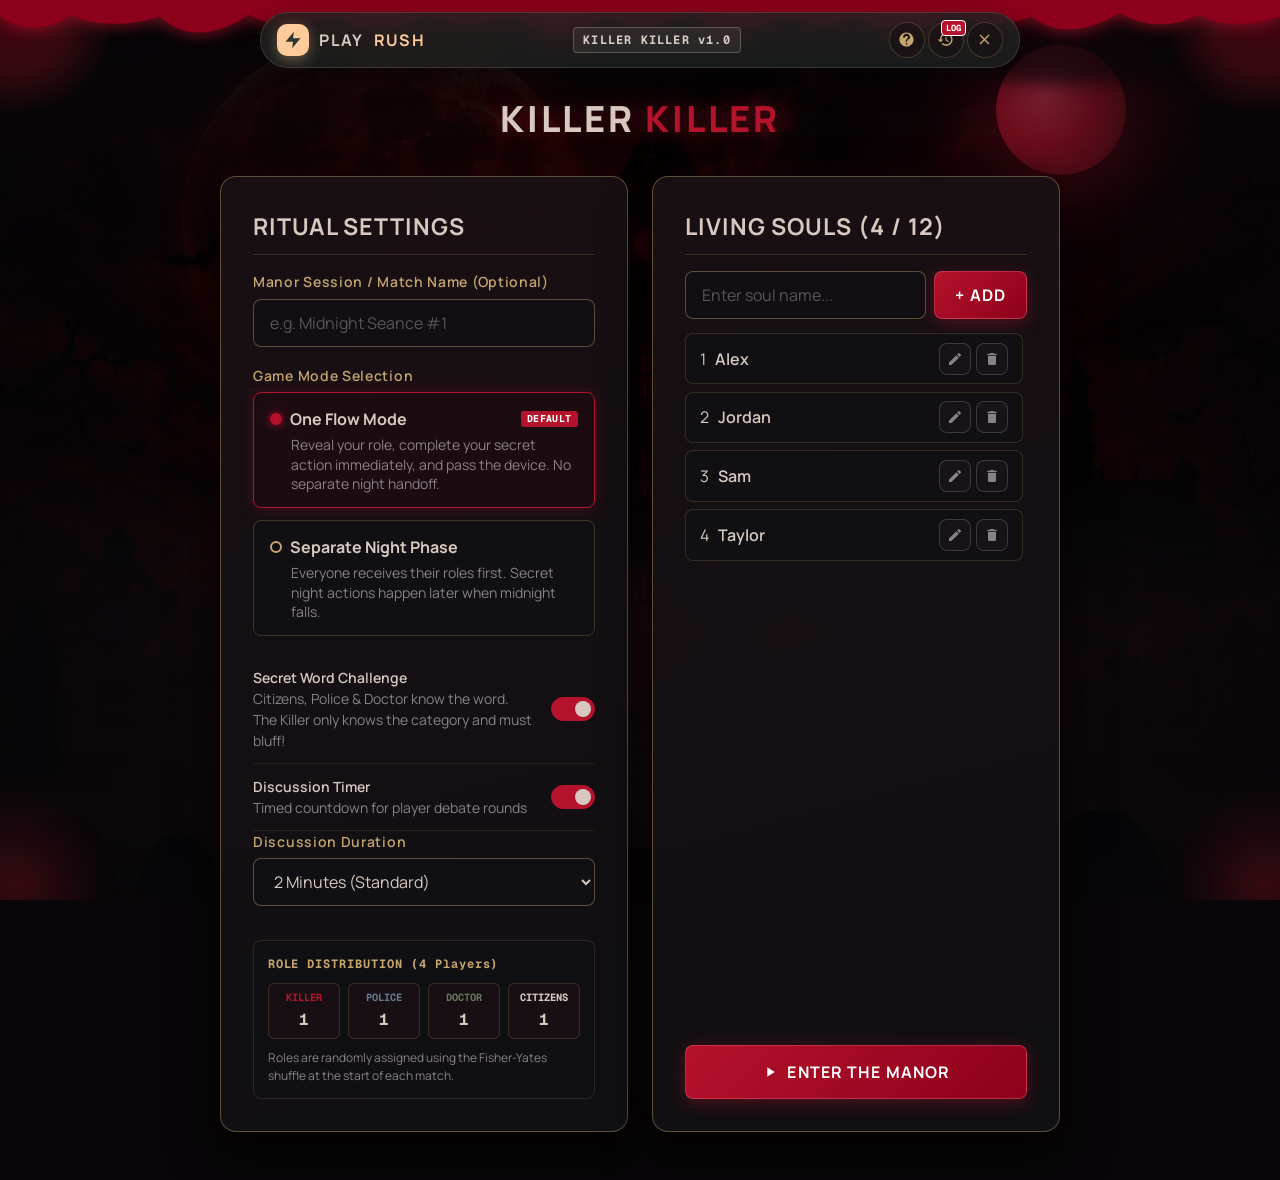
<file: games/killer-killer.html>
<!DOCTYPE html>
<html lang="en">
<head>
  <meta charset="UTF-8">
  <meta name="viewport" content="width=device-width, initial-scale=1.0">
  <title>Killer Killer - Haunted Blood Horror Social Deduction | PlayRush</title>

  <meta name="description" content="Enter the haunted mansion in Killer Killer on PlayRush! Pass-and-play psychological horror social deduction with Killer, Police, Doctor, Citizens and the Secret Word Challenge.">
  <meta name="keywords" content="killer killer, horror game, haunted mansion, mafia game, secret word challenge, pass and play, local multiplayer, party game, social deduction, browser game, playrush">
  <meta name="author" content="PlayRush Gaming">
  <meta name="robots" content="index, follow">
  <link rel="canonical" href="https://playrush-peach.vercel.app/games/killer-killer.html">

  <!-- Open Graph -->
  <meta property="og:type" content="game">
  <meta property="og:site_name" content="PlayRush">
  <meta property="og:title" content="Killer Killer - Haunted Blood Horror Social Deduction | PlayRush">
  <meta property="og:description" content="Local pass-and-play psychological horror party game. Catch the Killer, protect the citizens, or bluff your way through the darkness!">
  <meta property="og:url" content="https://playrush-peach.vercel.app/games/killer-killer.html">
  <meta property="og:image" content="https://playrush-peach.vercel.app/assets/og-banner.svg">

  <!-- Twitter Card -->
  <meta name="twitter:card" content="summary_large_image">
  <meta name="twitter:title" content="Killer Killer - Haunted Blood Horror Social Deduction | PlayRush">
  <meta name="twitter:description" content="Pass-and-play gothic horror social deduction with a Secret Word twist! Play free with 4-12 friends on one shared device.">
  <meta name="twitter:image" content="https://playrush-peach.vercel.app/assets/og-banner.svg">

  <!-- Favicon -->
  <link rel="icon" type="image/svg+xml" href="../favicon.svg">

  <!-- Gothic Horror Typography (Cinzel Decorative, Cinzel, Manrope, Geist Mono) -->
  <link rel="preconnect" href="https://fonts.googleapis.com">
  <link rel="preconnect" href="https://fonts.gstatic.com" crossorigin>
  <link href="https://fonts.googleapis.com/css2?family=Manrope:wght@400;500;600;700&family=Geist+Mono:wght@400;500;600;700&display=swap" rel="stylesheet">

  <!-- Game Stylesheet -->
  <link rel="stylesheet" href="killer-killer.css">
</head>
<body>

  <div class="arcade-viewport">
    <!-- Top Gothic Header Bar -->
    <header class="arcade-header">
      <div class="header-left">
        <a href="../index.html" class="arcade-brand" title="Return to PlayRush Home">
          <span class="arcade-brand-icon" aria-hidden="true">
            <svg viewBox="0 0 24 24"><path d="M13 2L3 14h9l-1 8 10-12h-9l1-8z"/></svg>
          </span>
          PLAY<span class="arcade-brand-accent">RUSH</span>
        </a>
      </div>

      <div class="arcade-title-tag">
        KILLER KILLER v1.0
      </div>

      <div class="arcade-controls-top">
        <!-- Sound FX Toggle -->
        
        <!-- Haunted Atmosphere Soundscape Toggle -->
                
        <!-- Rules / Help Button -->
        <button class="header-icon-btn" id="btnShowRules" title="How to Play Rules" aria-label="How to Play Rules">
          <svg viewBox="0 0 24 24" aria-hidden="true">
            <path d="M12 2C6.48 2 2 6.48 2 12s4.48 10 10 10 10-4.48 10-10S17.52 2 12 2zm1 17h-2v-2h2v2zm2.07-7.75l-.9.92C13.45 12.9 13 13.5 13 15h-2v-.5c0-1.1.45-2.1 1.17-2.83l1.24-1.26c.37-.36.59-.86.59-1.41 0-1.1-.9-2-2-2s-2 .9-2 2H7c0-2.76 2.24-5 5-5s5 2.24 5 5c0 1.04-.42 1.99-1.07 2.75z"/>
          </svg>
        </button>

        <!-- Public Game History Button -->
        <button class="header-icon-btn history-btn-wrapper" id="btnShowHistory" title="View Public Game History" aria-label="View Public Game History">
          <svg viewBox="0 0 24 24" aria-hidden="true">
            <path d="M13 3c-4.97 0-9 4.03-9 9H1l3.89 3.89.07.14L9 12H6c0-3.87 3.13-7 7-7s7 3.13 7 7-3.13 7-7 7c-1.93 0-3.68-.79-4.94-2.06l-1.42 1.42C8.27 19.99 10.51 21 13 21c4.97 0 9-4.03 9-9s-4.03-9-9-9zm-1 5v5l4.28 2.54.72-1.21-3.5-2.08V8H12z"/>
          </svg>
          <span class="history-pill" id="historyBadge">LOG</span>
        </button>

        <!-- New Game / Reset Button -->
        <button class="header-icon-btn exit-btn" id="btnNewGameHeader" title="Quit to Setup" aria-label="Quit to Setup">
          <svg viewBox="0 0 24 24" aria-hidden="true">
            <path d="M19 6.41L17.59 5 12 10.59 6.41 5 5 6.41 10.59 12 5 17.59 6.41 19 12 13.41 17.59 19 19 17.59 13.41 12z"/>
          </svg>
        </button>
      </div>
    </header>

    <!-- Haunted Mansion Atmosphere Layers (12-layer atmospheric depth) -->
    <div class="kk-atmo" aria-hidden="true">
      <div class="atmo-fallback"></div>
      <div class="atmo-image">
        <!-- Glowing red mansion windows with passing shadows -->
        <div class="mansion-window window-left"></div>
        <div class="mansion-window window-tower"></div>
        <div class="mansion-window window-right"></div>
        <div class="window-shadow-silhouette"></div>
      </div>
      <div class="atmo-burgundy-grading"></div>
      <div class="atmo-dark-gradient"></div>
      <div class="atmo-moon"></div>
      <div class="atmo-moon-cloud"></div>
      <div class="atmo-fog atmo-fog-back"></div>
      <div class="atmo-fog atmo-fog-mid"></div>
      <div class="atmo-fog atmo-fog-front"></div>
      <div class="atmo-trees"></div>
      <div class="atmo-flash"></div>
      <div class="atmo-vignette"></div>

      <!-- Animated Blood Dripping Curtain -->
      <div class="atmo-blood-curtain">
        <svg class="blood-curtain-svg" viewBox="0 0 1440 90" preserveAspectRatio="none">
          <path class="blood-curtain-path" d="M0,0 L1440,0 L1440,25 Q1380,48 1350,22 Q1300,52 1260,20 Q1200,65 1160,25 Q1110,48 1070,22 Q1010,75 970,26 Q920,50 880,24 Q820,70 780,22 Q720,54 680,25 Q620,80 580,24 Q520,50 480,22 Q420,68 380,24 Q320,52 280,22 Q220,74 180,25 Q120,48 80,22 Q40,60 0,25 Z"/>
        </svg>
      </div>

      <!-- Blood Splatter Corners -->
      <div class="atmo-blood-corners">
        <div class="corner-splat top-left"></div>
        <div class="corner-splat top-right"></div>
        <div class="corner-splat bottom-left"></div>
        <div class="corner-splat bottom-right"></div>
      </div>
    </div>

    <!-- Main Game Container / Screen Switcher -->
    <main class="game-container" id="gameApp">

      <!-- ========================================================
           PHASE 1: SETUP SCREEN
           ======================================================== -->
      <section class="game-view active-view" id="viewSetup" aria-label="Game Setup">
        <div class="setup-hero">
          <h1 class="game-logo-title">KILLER <span>KILLER</span></h1>
        </div>

        <div class="setup-grid">
          <!-- Left Column: Settings -->
          <div class="setup-card settings-card">
            <h2 class="card-heading">RITUAL SETTINGS</h2>

            <!-- Session Name -->
            <div class="form-group">
              <label for="inputGameName" class="form-label">Manor Session / Match Name (Optional)</label>
              <input type="text" id="inputGameName" class="neon-input" maxlength="28" placeholder="e.g. Midnight Seance #1">
            </div>

            <!-- Game Mode Selection -->
            <div class="form-group game-mode-group">
              <label class="form-label">Game Mode Selection</label>
              <div class="mode-select-grid" role="radiogroup" aria-label="Game Mode Selection">
                <div class="mode-option-card selected" id="optModeOneFlow" role="radio" aria-checked="true" tabindex="0">
                  <div class="mode-card-header">
                    <span class="mode-radio-dot"></span>
                    <span class="mode-title">One Flow Mode</span>
                    <span class="mode-tag-recommended">DEFAULT</span>
                  </div>
                  <p class="mode-desc">Reveal your role, complete your secret action immediately, and pass the device. No separate night handoff.</p>
                </div>
                <div class="mode-option-card" id="optModeSeparateNight" role="radio" aria-checked="false" tabindex="0">
                  <div class="mode-card-header">
                    <span class="mode-radio-dot"></span>
                    <span class="mode-title">Separate Night Phase</span>
                  </div>
                  <p class="mode-desc">Everyone receives their roles first. Secret night actions happen later when midnight falls.</p>
                </div>
              </div>
            </div>

            <!-- Secret Word Challenge Toggle -->
            <div class="setting-toggle-row">
              <div class="toggle-info">
                <span class="toggle-title">Secret Word Challenge</span>
                <span class="toggle-desc">Citizens, Police &amp; Doctor know the word. The Killer only knows the category and must bluff!</span>
              </div>
              <label class="switch-control" for="toggleSecretWord">
                <input type="checkbox" id="toggleSecretWord" checked>
                <span class="switch-slider"></span>
              </label>
            </div>

            <!-- Discussion Timer Toggle -->
            <div class="setting-toggle-row">
              <div class="toggle-info">
                <span class="toggle-title">Discussion Timer</span>
                <span class="toggle-desc">Timed countdown for player debate rounds</span>
              </div>
              <label class="switch-control" for="toggleTimer">
                <input type="checkbox" id="toggleTimer" checked>
                <span class="switch-slider"></span>
              </label>
            </div>

            <!-- Timer Duration Selector -->
            <div class="form-group timer-select-group">
              <label for="timerDurationSelect" class="form-label">Discussion Duration</label>
              <select id="timerDurationSelect" class="neon-select">
                <option value="60">1 Minute (Fast Terror)</option>
                <option value="90">1.5 Minutes</option>
                <option value="120" selected>2 Minutes (Standard)</option>
                <option value="180">3 Minutes (Extended Investigation)</option>
              </select>
            </div>

            <!-- Roles Breakdown Preview -->
            <div class="roles-preview-box">
              <div class="roles-preview-title">ROLE DISTRIBUTION (<span id="roleCountTotal">4</span> Players)</div>
              <div class="roles-badges-grid">
                <div class="role-preview-item role-killer">
                  <span class="role-pill-badge">KILLER</span>
                  <span class="role-pill-count" id="roleCountKiller">1</span>
                </div>
                <div class="role-preview-item role-police">
                  <span class="role-pill-badge">POLICE</span>
                  <span class="role-pill-count" id="roleCountPolice">1</span>
                </div>
                <div class="role-preview-item role-doctor">
                  <span class="role-pill-badge">DOCTOR</span>
                  <span class="role-pill-count" id="roleCountDoctor">1</span>
                </div>
                <div class="role-preview-item role-citizen">
                  <span class="role-pill-badge">CITIZENS</span>
                  <span class="role-pill-count" id="roleCountCitizens">1</span>
                </div>
              </div>
              <p class="role-shuffle-note">Roles are randomly assigned using the Fisher-Yates shuffle at the start of each match.</p>
            </div>
          </div>

          <!-- Right Column: Player Management -->
          <div class="setup-card players-card">
            <div class="card-heading-row">
              <h2 class="card-heading">LIVING SOULS (<span id="playerCountBadge">4 / 12</span>)</h2>
            </div>

            <!-- Add Player Form -->
            <form class="player-input-row" onsubmit="return false;">
              <input type="text" id="inputPlayerName" class="neon-input" maxlength="16" placeholder="Enter soul name...">
              <button type="button" class="btn-action-primary" id="btnAddPlayer">+ Add</button>
            </form>

            <!-- Error Banner -->
            <div class="setup-error-msg hidden" id="setupErrorMsg"></div>

            <!-- Players List Container -->
            <div class="player-list-scroll" id="playerListContainer">
              <!-- Rendered via JS -->
            </div>

            <!-- Start Game CTA -->
            <div class="setup-actions">
              <button type="button" class="btn-start-game" id="btnStartGame">
                <svg viewBox="0 0 24 24" aria-hidden="true"><path d="M8 5v14l11-7z"/></svg>
                ENTER THE MANOR
              </button>
            </div>
          </div>
        </div>
      </section>

      <!-- ========================================================
           PHASE 2: PRIVATE HANDOFF SCREEN
           ======================================================== -->
      <section class="game-view hidden" id="viewHandoff" aria-label="Device Handoff">
        <div class="handoff-card">
          <div class="handoff-shield-icon">
            <svg viewBox="0 0 24 24"><path d="M12 1L3 5v6c0 5.55 3.84 10.74 9 12 5.16-1.26 9-6.45 9-12V5l-9-4zm0 10.99h7c-.53 4.12-3.28 7.79-7 8.94V12H5V6.3l7-3.11v8.8z"/></svg>
          </div>
          <div class="handoff-badge">PASS &amp; PLAY PRIVACY</div>
          <h2 class="handoff-title">Pass device secretly to:</h2>
          <div class="handoff-player-name" id="handoffPlayerName">Player</div>
          <p class="handoff-subtext" id="handoffTaskSubtext">Pass the device secretly. Make sure no one else is looking at the screen.</p>

          <button type="button" class="btn-handoff-ready" id="btnHandoffReady">
            <span>I'M READY</span>
            <svg viewBox="0 0 24 24"><path d="M5 13h11.86l-5.43 5.43 1.42 1.42L21.14 12l-8.29-8.29-1.42 1.42 5.43 5.43H5v2.44z"/></svg>
          </button>
        </div>
      </section>

      <!-- ========================================================
           PHASE 3: ROLE & SECRET WORD REVEAL SCREEN
           ======================================================== -->
      <section class="game-view hidden" id="viewRoleReveal" aria-label="Secret Role Reveal">
        <div class="role-reveal-container">
                    <!-- Unopened Flap / Tap to Reveal -->
          <div class="role-card-shield" id="roleCardShield">
            <div class="shield-scanner"></div>
            <svg viewBox="0 0 24 24" class="lock-icon"><path d="M18 8h-1V6c0-2.76-2.24-5-5-5S7 3.24 7 6v2H6c-1.1 0-2 .9-2 2v10c0 1.1.9 2 2 2h12c1.1 0 2-.9 2-2V10c0-1.1-.9-2-2-2zm-6 9c-1.1 0-2-.9-2-2s.9-2 2-2 2 .9 2 2-.9 2-2 2zm3.1-9H8.9V6c0-1.71 1.39-3.1 3.1-3.1 1.71 0 3.1 1.39 3.1 3.1v2z"/></svg>
            <p class="shield-instruction">Break the seal below to reveal your secret identity and secret word.</p>
            <button type="button" class="btn-reveal-action" id="btnRevealRole">REVEAL MY ROLE</button>
          </div>

          <!-- Revealed Secret Card -->
          <div class="role-card-revealed hidden" id="roleCardRevealed">
            <p class="reveal-player-greeting" id="revealPlayerGreeting"></p>
            <div class="role-identity-banner">
              <div class="role-icon-box" id="roleIconContainer">
                <!-- Injected via JS -->
              </div>
              <div class="role-identity-text">
                <span class="role-category-tag" id="roleBadgeText">ASSIGNED ROLE</span>
                <h2 class="role-title-name" id="roleTitleText">CITIZEN</h2>
              </div>
            </div>

            <p class="role-objective-desc" id="roleDescriptionText">
              Listen carefully to everyone's descriptions, identify the bluffing Killer, and vote them out.
            </p>

            <!-- Secret Word Box -->
            <div class="secret-word-card" id="secretWordBox">
              <div class="secret-word-header">SECRET WORD CHALLENGE</div>
              <div class="secret-data-row">
                <span class="data-key">CATEGORY:</span>
                <span class="data-val-category" id="secretCategoryLabel">FRUITS</span>
              </div>
              <div class="secret-data-row word-row">
                <span class="data-key">SECRET WORD:</span>
                <span class="data-val-word" id="secretWordLabel">MANGO</span>
              </div>
              <p class="secret-word-rules" id="secretWordInstructions">
                Describe this word in daytime without saying the word itself!
              </p>
            </div>

            <!-- ONE FLOW SECRET ACTION CONTAINER (Used in One Flow Mode) -->
            <div class="one-flow-action-card hidden" id="oneFlowActionBox">
              <div class="one-flow-action-header">
                <span class="one-flow-action-badge" id="oneFlowActionBadge">SECRET NIGHT ACTION</span>
                <h3 class="one-flow-action-title" id="oneFlowActionTitle">Choose your secret target:</h3>
                <p class="one-flow-action-desc" id="oneFlowActionDesc">Select one player.</p>
              </div>
              <div class="target-selection-grid" id="oneFlowTargetList">
                <!-- Targets injected via JS -->
              </div>
              <div class="one-flow-police-outcome hidden" id="oneFlowPoliceOutcome">
                <!-- Police result injected via JS -->
              </div>
              <div class="one-flow-confirmed-banner hidden" id="oneFlowConfirmedBanner">
                <svg viewBox="0 0 24 24" class="check-icon" aria-hidden="true"><path d="M9 16.2L4.8 12l-1.4 1.4L9 19 21 7l-1.4-1.4L9 16.2z"/></svg>
                <span id="oneFlowConfirmedText">Action confirmed &amp; locked.</span>
              </div>
              <button type="button" class="btn-confirm-action" id="btnConfirmOneFlowAction" disabled>
                CONFIRM ACTION
              </button>
            </div>

            <button type="button" class="btn-hide-role" id="btnHideRole">
              HIDE &amp; PASS DEVICE
            </button>
          </div>
        </div>
      </section>

      <!-- ========================================================
           PHASE 4: NIGHT PHASE SCREENS
           ======================================================== -->
      <!-- Night Intro Screen -->
      <section class="game-view hidden" id="viewNightIntro" aria-label="Night Falls">
        <div class="night-intro-card">
          <div class="night-moon-icon">
            <svg viewBox="0 0 24 24"><path d="M12.3 2a10 10 0 0 0-1.9 20 10 10 0 0 0 11.6-11.6A10 10 0 0 1 12.3 2z"/></svg>
          </div>
          <h2 class="night-title">NIGHT HAS FALLEN</h2>
          <p class="night-quote">&ldquo;Close your eyes. Darkness descends upon the manor as the Killer stalks...&rdquo;</p>
          <button type="button" class="btn-night-action" id="btnStartNightActions">BEGIN NIGHT ACTIONS</button>
        </div>
      </section>

      <!-- Night Killer Action Screen -->
      <section class="game-view hidden" id="viewNightKiller" aria-label="Killer Target Selection">
        <div class="night-action-card theme-killer">
          <div class="night-role-badge">KILLER ACTION</div>
          <h2 class="night-step-title">Choose your target to eliminate:</h2>
          <p class="night-step-desc">Select one living player. You cannot target yourself.</p>
          <div class="target-selection-grid" id="killerTargetList">
            <!-- Targets injected via JS -->
          </div>
          <button type="button" class="btn-confirm-action" id="btnConfirmKillerTarget" disabled>CONFIRM TARGET</button>
        </div>
      </section>

      <!-- Night Doctor Action Screen -->
      <section class="game-view hidden" id="viewNightDoctor" aria-label="Doctor Protection Selection">
        <div class="night-action-card theme-doctor">
          <div class="night-role-badge">DOCTOR ACTION</div>
          <h2 class="night-step-title">Choose one player to protect tonight:</h2>
          <p class="night-step-desc">If the Killer targets this player, they will survive! You may protect yourself.</p>
          <div class="target-selection-grid" id="doctorTargetList">
            <!-- Targets injected via JS -->
          </div>
          <button type="button" class="btn-confirm-action" id="btnConfirmDoctorTarget" disabled>CONFIRM PROTECTION</button>
        </div>
      </section>

      <!-- Night Police Action Screen -->
      <section class="game-view hidden" id="viewNightPolice" aria-label="Police Investigation Selection">
        <div class="night-action-card theme-police">
          <div class="night-role-badge">POLICE ACTION</div>
          <h2 class="night-step-title">Choose one suspect to secretly investigate:</h2>
          <p class="night-step-desc">You will immediately discover if this player is the Killer.</p>
          <div class="target-selection-grid" id="policeTargetList">
            <!-- Targets injected via JS -->
          </div>
          <button type="button" class="btn-confirm-action" id="btnConfirmPoliceInvestigate" disabled>INVESTIGATE SUSPECT</button>
        </div>
      </section>

      <!-- Police Result Modal/View -->
      <section class="game-view hidden" id="viewPoliceResult" aria-label="Investigation Result">
        <div class="police-report-card">
          <div class="police-badge-icon">
            <svg viewBox="0 0 24 24"><path d="M12 1L3 5v6c0 5.55 3.84 10.74 9 12 5.16-1.26 9-6.45 9-12V5l-9-4zm-2 16l-4-4 1.41-1.41L10 14.17l6.59-6.59L18 9l-8 8z"/></svg>
          </div>
          <div class="police-confidential-tag">TOP SECRET INVESTIGATION</div>
          <h2 class="police-report-heading">Investigation Outcome</h2>
          <div class="police-outcome-box" id="policeResultText">
            <!-- Injected via JS -->
          </div>
          <p class="police-subnote">Keep this secret until daytime discussion!</p>
          <button type="button" class="btn-handoff-ready" id="btnDismissPoliceResult">HIDE &amp; CONTINUE</button>
        </div>
      </section>

      <!-- ========================================================
           PHASE 5: DAY ANNOUNCEMENT SCREEN
           ======================================================== -->
      <section class="game-view hidden" id="viewDayAnnouncement" aria-label="Day Announcement">
        <div class="day-announcement-card">
          <div class="day-sun-icon">
            <svg viewBox="0 0 24 24"><path d="M12 7c-2.76 0-5 2.24-5 5s2.24 5 5 5 5-2.24 5-5-2.24-5-5-5zM2 13h2c.55 0 1-.45 1-1s-.45-1-1-1H2c-.55 0-1 .45-1 1s.45 1 1 1zm18 0h2c.55 0 1-.45 1-1s-.45-1-1-1h-2c-.55 0-1 .45-1 1s.45 1 1 1zM11 2v2c0 .55.45 1 1 1s1-.45 1-1V2c0-.55-.45-1-1-1s-1 .45-1 1zm0 18v2c0 .55.45 1 1 1s1-.45 1-1v-2c0-.55-.45-1-1-1s-1 .45-1 1zM5.99 4.58c-.39-.39-1.03-.39-1.41 0s-.39 1.03 0 1.41l1.06 1.06c.39.39 1.03.39 1.41 0s.39-1.03 0-1.41L5.99 4.58zm12.37 12.37c-.39-.39-1.03-.39-1.41 0s-.39 1.03 0 1.41l1.06 1.06c.39.39 1.03.39 1.41 0s.39-1.03 0-1.41l-1.06-1.06zm1.06-10.96c.39-.39.39-1.03 0-1.41s-1.03-.39-1.41 0l-1.06 1.06c-.39.39-.39 1.03 0 1.41s1.03.39 1.41 0l1.06-1.06zM7.05 18.36c.39-.39.39-1.03 0-1.41s-1.03-.39-1.41 0l-1.06 1.06c-.39.39-.39 1.03 0 1.41s1.03.39 1.41 0l1.06-1.06z"/></svg>
          </div>
          <div class="day-round-badge" id="dayAnnouncementRound">ROUND 1: DAWN</div>
          <h2 class="day-headline">Morning Report</h2>
          <div class="day-report-message" id="dayNightOutcomeMessage">
            <!-- Injected via JS -->
          </div>

          <!-- Player Status Breakdown -->
          <div class="day-player-status-grid">
            <div class="status-col">
              <span class="status-col-title">LIVING SOULS</span>
              <div class="chips-flex" id="dayLivingList"></div>
            </div>
            <div class="status-col">
              <span class="status-col-title">FALLEN SOULS</span>
              <div class="chips-flex" id="dayEliminatedList"></div>
            </div>
          </div>

          <button type="button" class="btn-action-primary large" id="btnProceedToClues">
            BEGIN WORD DESCRIPTIONS
          </button>
        </div>
      </section>

      <!-- ========================================================
           PHASE 6: WORD DESCRIPTION SCREEN
           ======================================================== -->
      <section class="game-view hidden" id="viewWordDescription" aria-label="Word Description Round">
        <div class="word-round-card">
          <div class="word-round-badge" id="wordClueRoundTag">ROUND 1: WORD CLUES</div>
          <h2 class="word-round-title">Describe Your Secret Word</h2>
          <p class="word-round-rules">
            Each living player speaks ONE verbal clue out loud. The Killer only knows the category &mdash; listen for who might be bluffing!
          </p>

          <!-- Current Speaker Spotlight -->
          <div class="speaker-spotlight-box">
            <span class="speaker-label">CURRENT SPEAKER:</span>
            <div class="speaker-name" id="currentSpeakerName">Player</div>
            <div class="speaker-turn-progress" id="speakerTurnProgress">Turn 1 of 4</div>
          </div>

          <!-- Controls for advancing turns -->
          <div class="speaker-controls-row">
            <button type="button" class="btn-action-primary" id="btnNextSpeaker">
              CLUE GIVEN &gt; NEXT PLAYER
            </button>
            <button type="button" class="btn-ghost-sm" id="btnPassSpeaker">
              PASS TURN
            </button>
          </div>

          <!-- Speaking Order List -->
          <div class="order-queue-box">
            <span class="queue-title">SPEAKING ORDER (RANDOMIZED EACH ROUND):</span>
            <div class="order-chips-list" id="speakerOrderList"></div>
          </div>

          <div class="skip-clues-wrapper">
            <button type="button" class="btn-link-subtle" id="btnSkipCluesToDiscussion">Skip Clues to Discussion</button>
          </div>
        </div>
      </section>

      <!-- ========================================================
           PHASE 7: DAYTIME DISCUSSION SCREEN
           ======================================================== -->
      <section class="game-view hidden" id="viewDiscussion" aria-label="Daytime Discussion">
        <div class="discussion-card">
          <div class="discussion-header-badge">TOWN SQUARE DISCUSSION</div>
          <h2 class="discussion-title">Who is Bluffing?</h2>
          <p class="discussion-prompt">
            Debate freely! Analyze the clues. Did someone give a vague or unnatural description? Spot the Killer before voting.
          </p>

          <!-- Timer Container -->
          <div class="timer-display-box">
            <div class="digital-timer" id="discussionTimerDisplay">02:00</div>
            <div class="timer-controls-row">
              <button type="button" class="btn-timer-ctrl" id="btnTimerToggle">PAUSE</button>
              <button type="button" class="btn-timer-ctrl" id="btnTimerAdd30">+30s</button>
              <button type="button" class="btn-timer-ctrl" id="btnTimerReset">RESET</button>
            </div>
          </div>

          <!-- Action Progression Buttons -->
          <div class="discussion-actions-row">
            <button type="button" class="btn-action-primary" id="btnProceedToNominations">
              PROCEED TO NOMINATIONS
            </button>
            <button type="button" class="btn-action-secondary hidden" id="btnProceedToKillerGuess">
              KILLER SECRET WORD GUESS
            </button>
          </div>
        </div>
      </section>

      <!-- ========================================================
           PHASE 8: KILLER WORD GUESS SCREEN
           ======================================================== -->
      <section class="game-view hidden" id="viewKillerGuess" aria-label="Killer Word Guess">
        <div class="killer-guess-card">
          <div class="killer-badge-pill">KILLER BONUS OPPORTUNITY</div>
          <h2 class="killer-guess-title">Guess the Actual Secret Word</h2>
          <p class="killer-guess-desc">
            Based on the clues given by citizens, can you deduce the exact secret word? You get ONE guess for a bonus point!
          </p>

          <div class="guess-category-box">
            <span class="guess-cat-label">CATEGORY:</span>
            <span class="guess-cat-val" id="killerGuessCategory">FRUITS</span>
          </div>

          <div class="guess-form-group">
            <input type="text" id="inputKillerWordGuess" class="neon-input" maxlength="24" placeholder="Enter your secret word guess...">
            <div class="guess-actions-row">
              <button type="button" class="btn-action-primary" id="btnSubmitKillerGuess">SUBMIT GUESS</button>
              <button type="button" class="btn-ghost-sm" id="btnSkipKillerGuess">SKIP GUESS</button>
            </div>
          </div>

          <div class="guess-feedback-box hidden" id="killerGuessFeedback"></div>

          <button type="button" class="btn-action-primary large hidden" id="btnProceedAfterKillerGuess">
            HIDE &amp; CONTINUE TO NOMINATIONS
          </button>
        </div>
      </section>

      <!-- ========================================================
           PHASE 9: NOMINATION SCREEN
           ======================================================== -->
      <section class="game-view hidden" id="viewNomination" aria-label="Suspect Nominations">
        <div class="nomination-card">
          <div class="nomination-badge">OPTIONAL NOMINATIONS</div>
          <h2 class="nomination-title">Nominate Suspects</h2>
          <p class="nomination-desc">
            Tap a player to toggle nomination. Nominated players can defend themselves before secret voting.
          </p>

          <div class="nomination-grid" id="nominationGrid">
            <!-- Injected via JS -->
          </div>

          <div class="nominated-summary-box">
            <span class="nom-summary-label">CURRENTLY NOMINATED:</span>
            <div class="nom-chips-row" id="nominatedSummaryText">None</div>
          </div>

          <div class="nomination-actions-row">
            <button type="button" class="btn-action-primary" id="btnProceedToFinalDiscussion">
              PROCEED TO FINAL DEFENSE
            </button>
            <button type="button" class="btn-ghost-sm" id="btnSkipToVoting">
              SKIP DIRECTLY TO SECRET VOTING
            </button>
          </div>
        </div>
      </section>

      <!-- ========================================================
           PHASE 9.5: FINAL DISCUSSION / DEFENSE SCREEN
           ======================================================== -->
      <section class="game-view hidden" id="viewFinalDiscussion" aria-label="Final Discussion">
        <div class="final-defense-card">
          <div class="final-defense-badge">FINAL WORDS</div>
          <h2 class="final-defense-title">Final Suspect Defense</h2>
          <p class="final-defense-desc">
            Nominated suspects have a brief moment to argue why they are innocent.
          </p>

          <div class="final-nominated-display" id="finalNominatedDisplay"></div>

          <div class="final-timer-box">
            <div class="digital-timer-small" id="finalDiscussionTimerDisplay">00:45</div>
          </div>

          <button type="button" class="btn-action-primary large" id="btnStartVoting">
            BEGIN SECRET VOTING
          </button>
        </div>
      </section>

      <!-- ========================================================
           PHASE 10: SECRET VOTING SCREEN
           ======================================================== -->
      <section class="game-view hidden" id="viewVoting" aria-label="Secret Voting Ballot">
        <div class="voting-ballot-card">
          <div class="voting-badge">SECRET BALLOT</div>
          <h2 class="voting-voter-title">Vote by: <span id="voterPromptName">Player</span></h2>
          <p class="voting-instruction">
            Select one living player you wish to vote out. Self-voting is prohibited. Your vote is strictly anonymous.
          </p>

          <div class="voting-candidates-grid" id="votingCandidatesGrid">
            <!-- Injected via JS -->
          </div>

          <div class="voting-actions-row">
            <button type="button" class="btn-action-primary" id="btnConfirmVote" disabled>
              CONFIRM VOTE
            </button>
            <button type="button" class="btn-ghost-sm" id="btnAbstainVote">
              ABSTAIN / SKIP VOTE
            </button>
          </div>
        </div>
      </section>

      <!-- ========================================================
           PHASE 10.5: VOTE RESULTS SCREEN
           ======================================================== -->
      <section class="game-view hidden" id="viewVoteResults" aria-label="Voting Results">
        <div class="vote-results-card">
          <div class="results-badge" id="voteResultsRound">VOTE TALLY</div>
          <h2 class="results-title">Voting Results</h2>

          <div class="tally-breakdown-box" id="voteTallyContainer">
            <!-- Tally list injected via JS -->
          </div>

          <div class="results-outcome-box" id="voteOutcomeAnnouncement">
            <!-- Outcome announcement injected via JS -->
          </div>

          <div class="eliminated-role-banner hidden" id="eliminatedRoleRevealBanner">
            <!-- Role reveal injected via JS -->
          </div>

          <button type="button" class="btn-action-primary large" id="btnProceedAfterVoting">
            CONTINUE
          </button>
        </div>
      </section>

      <!-- ========================================================
           PHASE 11: VICTORY SCREEN
           ======================================================== -->
      <section class="game-view hidden" id="viewVictory" aria-label="Victory Screen">
        <div class="victory-card">
          <div class="victory-header-box">
            <div class="victory-trophy-icon">
              <svg viewBox="0 0 24 24"><path d="M19 5h-2V3H7v2H5c-1.1 0-2 .9-2 2v1c0 2.55 1.92 4.63 4.39 4.94A5.01 5.01 0 0 0 11 15.9V19H7v2h10v-2h-4v-3.1c1.97-.54 3.48-2.18 3.61-4.06C19.08 11.63 21 9.55 21 8V7c0-1.1-.9-2-2-2zM5 8V7h2v3.82C5.84 10.4 5 9.3 5 8zm14 0c0 1.3-.84 2.4-2 2.82V7h2v1z"/></svg>
            </div>
            <h1 class="victory-title" id="victoryBannerTitle">CITIZENS WIN!</h1>
            <p class="victory-subtitle" id="victorySubtitle">The Killer has been brought to justice.</p>
          </div>

          <!-- Game Summary Grid -->
          <div class="victory-stats-grid">
            <div class="victory-stat-item">
              <span class="stat-lbl">WINNING TEAM</span>
              <span class="stat-val highlight" id="victoryWinningTeam">Citizens</span>
            </div>
            <div class="victory-stat-item">
              <span class="stat-lbl">ROUNDS SURVIVED</span>
              <span class="stat-val" id="victoryRoundsCount">2</span>
            </div>
            <div class="victory-stat-item">
              <span class="stat-lbl">SECRET CATEGORY</span>
              <span class="stat-val" id="victorySecretCategory">FRUITS</span>
            </div>
            <div class="victory-stat-item">
              <span class="stat-lbl">ACTUAL SECRET WORD</span>
              <span class="stat-val highlight-word" id="victorySecretWord">MANGO</span>
            </div>
            <div class="victory-stat-item">
              <span class="stat-lbl">KILLER GUESS</span>
              <span class="stat-val" id="victoryKillerGuessResult">None</span>
            </div>
            <div class="victory-stat-item">
              <span class="stat-lbl">KILLER BONUS</span>
              <span class="stat-val" id="victoryKillerBonusPoints">0 Pts</span>
            </div>
          </div>

          <!-- Full Player Roles Reveal Table -->
          <div class="victory-roster-box">
            <h3 class="roster-heading">FINAL PLAYER ROSTER &amp; ROLES</h3>
            <div class="roster-table-wrapper">
              <table class="roster-table">
                <thead>
                  <tr>
                    <th>Player</th>
                    <th>Role</th>
                    <th>Final Status</th>
                  </tr>
                </thead>
                <tbody id="victoryRosterTableBody">
                  <!-- Injected via JS -->
                </tbody>
              </table>
            </div>
          </div>

          <!-- Victory Action Buttons -->
          <div class="victory-actions-row">
            <button type="button" class="btn-action-primary" id="btnPlayAgainSame">
              PLAY AGAIN (SAME SOULS)
            </button>
            <button type="button" class="btn-action-secondary" id="btnNewGameSetup">
              RETURN TO SETUP
            </button>
          </div>
        </div>
      </section>

    </main>

    <!-- ========================================================
         MODALS & OVERLAYS
         ======================================================== -->

    <!-- Public Game History Modal -->
    <div class="modal-overlay hidden" id="modalHistory" role="dialog" aria-modal="true" aria-labelledby="historyModalTitle">
      <div class="modal-card">
        <div class="modal-header">
          <div class="modal-title-wrap">
            <svg viewBox="0 0 24 24"><path d="M13 3c-4.97 0-9 4.03-9 9H1l3.89 3.89.07.14L9 12H6c0-3.87 3.13-7 7-7s7 3.13 7 7-3.13 7-7 7c-1.93 0-3.68-.79-4.94-2.06l-1.42 1.42C8.27 19.99 10.51 21 13 21c4.97 0 9-4.03 9-9s-4.03-9-9-9zm-1 5v5l4.28 2.54.72-1.21-3.5-2.08V8H12z"/></svg>
            <h2 id="historyModalTitle">Public Manor Chronicle</h2>
          </div>
          <button type="button" class="modal-close-btn" id="btnCloseHistoryModal" aria-label="Close History Modal">&times;</button>
        </div>
        <p class="modal-subtext">Only public town announcements are logged. Secret night selections and individual votes remain strictly private.</p>
        <div class="history-log-list" id="historyLogList">
          <!-- Log entries injected via JS -->
        </div>
      </div>
    </div>

    <!-- How to Play / Rules Modal -->
    <div class="modal-overlay hidden" id="modalRules" role="dialog" aria-modal="true" aria-labelledby="rulesModalTitle">
      <div class="modal-card">
        <div class="modal-header">
          <div class="modal-title-wrap">
            <svg viewBox="0 0 24 24"><path d="M12 2C6.48 2 2 6.48 2 12s4.48 10 10 10 10-4.48 10-10S17.52 2 12 2zm1 17h-2v-2h2v2zm2.07-7.75l-.9.92C13.45 12.9 13 13.5 13 15h-2v-.5c0-1.1.45-2.1 1.17-2.83l1.24-1.26c.37-.36.59-.86.59-1.41 0-1.1-.9-2-2-2s-2 .9-2 2H7c0-2.76 2.24-5 5-5s5 2.24 5 5c0 1.04-.42 1.99-1.07 2.75z"/></svg>
            <h2 id="rulesModalTitle">How to Play Killer Killer</h2>
          </div>
          <button type="button" class="modal-close-btn" id="btnCloseRulesModal" aria-label="Close Rules Modal">&times;</button>
        </div>
        <div class="modal-body-scroll">
          <div class="rule-section">
            <h3>Overview &amp; Pass-and-Play</h3>
            <p>Killer Killer is a local party game played on one shared device by 4 to 12 players. Players take turns holding the device during secret night phases and voting rounds.</p>
          </div>

          <div class="rule-section">
            <h3>The Roles</h3>
            <ul class="rule-list">
              <li><strong>Killer (1):</strong> Eliminates citizens secretly at night. Wins when killers equal or outnumber non-killers.</li>
              <li><strong>Doctor (1):</strong> Secretly protects one player each night from the Killer. Can protect themselves.</li>
              <li><strong>Police (1):</strong> Investigates one player each night to uncover whether they are the Killer.</li>
              <li><strong>Citizens:</strong> Listen to word clues, spot inconsistencies, debate, and vote to eliminate the Killer.</li>
            </ul>
          </div>

          <div class="rule-section">
            <h3>The Secret Word Challenge</h3>
            <p>Every match, a random category and secret word are chosen.</p>
            <ul class="rule-list">
              <li><strong>Citizens, Doctor &amp; Police</strong> receive the actual secret word (e.g. &ldquo;MANGO&rdquo;).</li>
              <li><strong>The Killer</strong> receives ONLY the category (e.g. &ldquo;FRUITS&rdquo;) and does NOT know the exact word!</li>
              <li>During daytime, each player gives ONE verbal clue out loud. The Killer must bluff their way through!</li>
              <li>The Killer has one private chance to guess the actual word for a bonus point.</li>
            </ul>
          </div>

          <div class="rule-section">
            <h3>Night &amp; Voting Sequence</h3>
            <ul class="rule-list">
              <li><strong>Night:</strong> Killer attacks, Doctor protects, Police investigates. If the Doctor's target matches the Killer's target, nobody dies!</li>
              <li><strong>Day:</strong> Night outcome is announced publicly. Word clues are given, followed by open debate and nominations.</li>
              <li><strong>Secret Voting:</strong> Every living player casts a private secret vote on the shared device. Most votes eliminates that suspect! Ties result in no elimination.</li>
            </ul>
          </div>
        </div>
      </div>
    </div>

    <!-- Confirm Quit Modal -->
    <div class="modal-overlay hidden" id="modalConfirmQuit" role="dialog" aria-modal="true" aria-labelledby="quitModalTitle">
      <div class="modal-card small-modal">
        <div class="modal-header">
          <h2 id="quitModalTitle">Abandon Active Match?</h2>
          <button type="button" class="modal-close-btn" id="btnCancelQuit" aria-label="Cancel">&times;</button>
        </div>
        <p class="modal-subtext">Are you sure you want to end this game and return to setup? Current match progress will be lost in the shadows.</p>
        <div class="modal-actions-row">
          <button type="button" class="btn-ghost-sm" id="btnCancelQuit2">Stay in Game</button>
          <button type="button" class="btn-danger-action" id="btnConfirmQuit">Quit to Setup</button>
        </div>
      </div>
    </div>

  </div>

  <!-- Game JavaScript Engine -->
  <script src="killer-killer.js"></script>
</body>
</html>
</file>
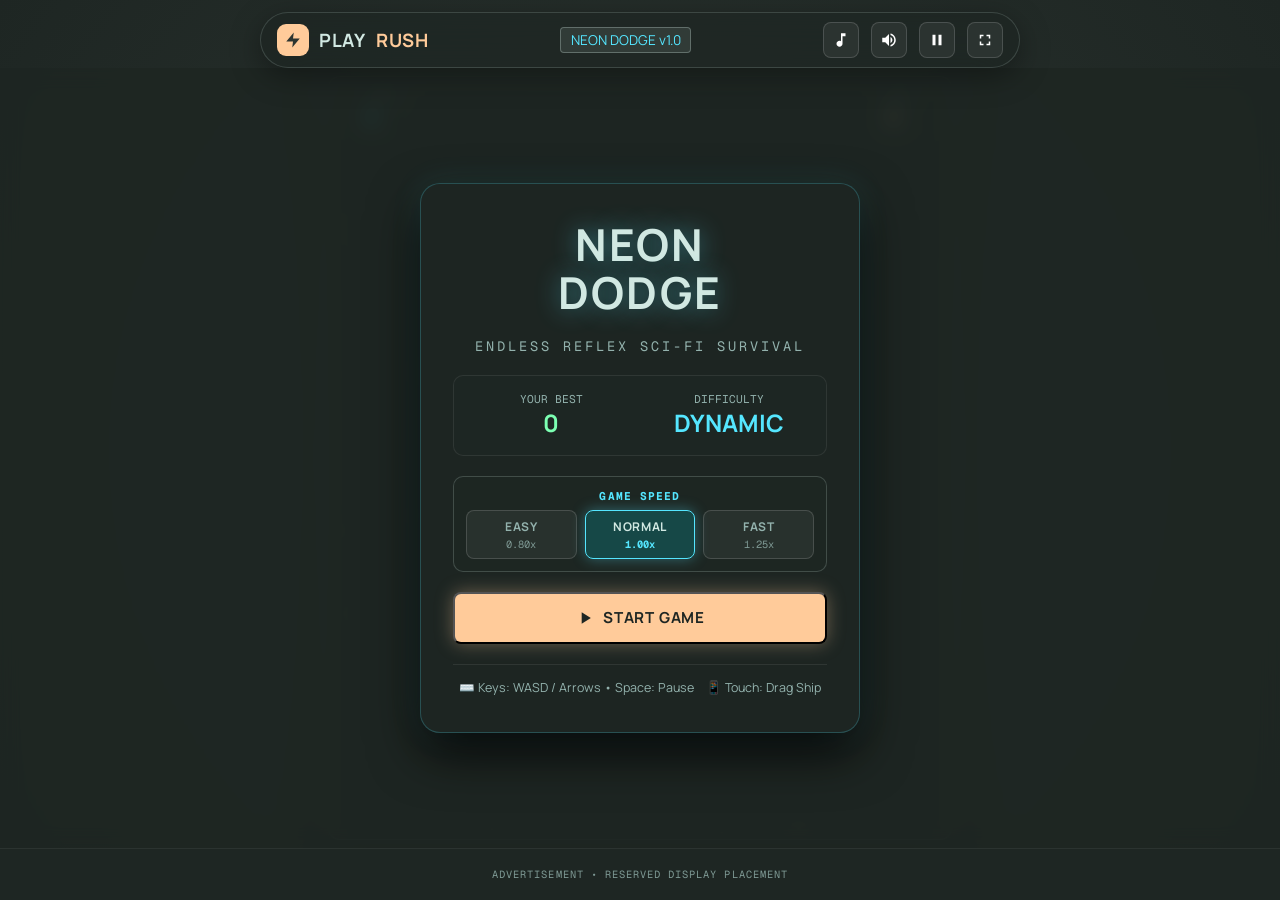
<file: games/neon-dodge.html>
<!DOCTYPE html>
<html lang="en">
<head>
  <meta charset="UTF-8">
  <meta name="viewport" content="width=device-width, initial-scale=1.0">
  <title>Neon Dodge - Free Online Arcade Game | PlayRush</title>
  
  <meta name="description" content="Play Neon Dodge online for free. Pilot your glowing pulse spaceship, dodge deadly geometric hazards, gather energy orbs, and beat your best score on PlayRush!">
  <meta name="keywords" content="neon dodge, arcade game, browser game, retro scifi, dodge hazards, high score, canvas game">
  <meta name="author" content="PlayRush Gaming">
  <meta name="robots" content="index, follow">
  <link rel="canonical" href="https://playrush-peach.vercel.app/games/neon-dodge.html">

  <!-- Open Graph -->
  <meta property="og:type" content="game">
  <meta property="og:site_name" content="PlayRush">
  <meta property="og:title" content="Neon Dodge - High Octane Arcade Reflex Game | PlayRush">
  <meta property="og:description" content="Pilot your glowing ship, dodge hazards, gather orbs and set your record score! Free instant play.">
  <meta property="og:url" content="https://playrush-peach.vercel.app/games/neon-dodge.html">
  <meta property="og:image" content="https://playrush-peach.vercel.app/assets/og-banner.svg">

  <!-- Twitter Card -->
  <meta name="twitter:card" content="summary_large_image">
  <meta name="twitter:title" content="Neon Dodge - Free Online Arcade Game | PlayRush">
  <meta name="twitter:description" content="Dodge geometric hazards, gather pulse orbs, and survive in Neon Dodge.">
  <meta name="twitter:image" content="https://playrush-peach.vercel.app/assets/og-banner.svg">

  <!-- Favicon -->
  <link rel="icon" type="image/svg+xml" href="../favicon.svg">

  <!-- Game Stylesheet -->
  <link rel="stylesheet" href="neon-dodge.css">
</head>
<body>

  <div class="arcade-viewport">
    <!-- Top Arcade Bar -->
    <header class="arcade-header">
      <a href="../index.html" class="arcade-brand" title="Return to PlayRush Home">
        <span class="arcade-brand-icon" aria-hidden="true"><svg viewBox="0 0 24 24"><path d="M13 2L3 14h9l-1 8 10-12h-9l1-8z"/></svg></span>
        PLAY<span class="arcade-brand-accent">RUSH</span>
      </a>

      <div class="arcade-title-tag">
        NEON DODGE v1.0
      </div>

      <div class="arcade-controls-top">
        <!-- Audio Settings Dropdown Toggle -->
        <div class="audio-settings-wrapper">
          <button class="arcade-btn-icon" id="btnAudioSettings" title="Audio & Music Settings" aria-label="Audio settings" aria-expanded="false" aria-controls="audioSettingsPanel">
            <svg viewBox="0 0 24 24">
              <path d="M12 3v10.55c-.59-.34-1.27-.55-2-.55-2.21 0-4 1.79-4 4s1.79 4 4 4 4-1.79 4-4V7h4V3h-6z"/>
            </svg>
          </button>

          <!-- Audio Settings Dropdown Panel -->
          <div class="audio-settings-panel hidden" id="audioSettingsPanel" role="region" aria-label="Audio controls">
            <div class="audio-panel-header">
              <span class="audio-panel-title">AUDIO SETTINGS</span>
              <button class="audio-panel-close" id="btnCloseAudioPanel" aria-label="Close audio settings">&times;</button>
            </div>

            <!-- Music Row -->
            <div class="audio-control-row">
              <div class="audio-control-label">
                <span class="audio-name">Retro Music</span>
                <span class="audio-sub">Synthwave Soundtrack</span>
              </div>
              <button class="audio-toggle-btn" id="btnToggleMusic" aria-pressed="false">
                <span class="toggle-indicator"></span>
                <span class="toggle-text" id="musicToggleText">OFF</span>
              </button>
            </div>

            <!-- Music Volume Slider -->
            <div class="audio-control-row audio-volume-row">
              <label for="musicVolumeSlider" class="audio-volume-label">
                <span>Music Volume</span>
                <span id="musicVolumeVal" class="volume-value-text">35%</span>
              </label>
              <input type="range" min="0" max="100" value="35" class="neon-slider" id="musicVolumeSlider" aria-label="Music volume">
            </div>

            <!-- Sound Effects Row -->
            <div class="audio-control-row">
              <div class="audio-control-label">
                <span class="audio-name">Sound FX</span>
                <span class="audio-sub">Lasers &amp; Explosions</span>
              </div>
              <button class="audio-toggle-btn active" id="btnToggleSFX" aria-pressed="true">
                <span class="toggle-indicator"></span>
                <span class="toggle-text" id="sfxToggleText">ON</span>
              </button>
            </div>
          </div>
        </div>

        <!-- Quick Sound FX Mute Toggle -->
        <button class="arcade-btn-icon sound-btn-icon" id="btnHeaderSound" title="Mute/Unmute SFX (M)" aria-label="Toggle sound effects">
          <svg viewBox="0 0 24 24">
            <path d="M3 9v6h4l5 5V4L7 9H3zm13.5 3c0-1.77-1.02-3.29-2.5-4.03v8.05c1.48-.73 2.5-2.25 2.5-4.02zM14 3.23v2.06c2.89.86 5 3.54 5 6.71s-2.11 5.85-5 6.71v2.06c4.01-.91 7-4.49 7-8.77s-2.99-7.86-7-8.77z"/>
          </svg>
        </button>

        <!-- Pause / Resume -->
        <button class="arcade-btn-icon" id="btnHeaderPause" title="Pause Game (Space / P / Esc)" aria-label="Pause game">
          <svg viewBox="0 0 24 24">
            <path d="M6 19h4V5H6v14zm8-14v14h4V5h-4z"/>
          </svg>
        </button>

        <!-- Fullscreen -->
        <button class="arcade-btn-icon" id="btnHeaderFullscreen" title="Toggle Fullscreen" aria-label="Toggle fullscreen">
          <svg viewBox="0 0 24 24">
            <path d="M7 14H5v5h5v-2H7v-3zm-2-4h2V7h3V5H5v5zm12 7h-3v2h5v-5h-2v3zM14 5v2h3v3h2V5h-5z"/>
          </svg>
        </button>
      </div>
    </header>

    <!-- Main Game Canvas Container -->
    <main class="game-stage-container" role="main">
      <canvas id="gameCanvas" width="720" height="900" aria-label="Neon Dodge Arcade Game Canvas"></canvas>

      <!-- In-Game HUD -->
      <div class="game-hud" aria-live="polite">
        <div class="hud-panel">
          <span class="hud-label">SCORE</span>
          <span class="hud-value glow-cyan" id="hudScoreVal">0</span>
        </div>

        <div class="hud-multiplier" id="hudMultiplier">
          2X BOOST!
        </div>

        <div class="hud-shield-indicator" id="hudShield">
          <svg viewBox="0 0 24 24"><path d="M12 1L3 5v6c0 5.55 3.84 10.74 9 12 5.16-1.26 9-6.45 9-12V5l-9-4z"/></svg>
          SHIELD ON
        </div>

        <div class="hud-panel">
          <span class="hud-label">BEST</span>
          <span class="hud-value glow-gold" id="hudBestVal">0</span>
        </div>
      </div>

      <!-- Overlay Screen 1: Start Menu -->
      <section class="screen-overlay" id="startScreen" aria-labelledby="startTitle">
        <div class="screen-box">
          <h1 class="game-logo-large" id="startTitle">NEON<br>DODGE</h1>
          <p class="screen-subtitle">Endless Reflex Sci-Fi Survival</p>

          <div class="score-stats-container">
            <div class="score-stat-box">
              <span class="score-stat-title">YOUR BEST</span>
              <span class="score-stat-number gold" id="menuHighScoreVal">0</span>
            </div>
            <div class="score-stat-box">
              <span class="score-stat-title">DIFFICULTY</span>
              <span class="score-stat-number primary">DYNAMIC</span>
            </div>
          </div>

          <!-- Speed Selection -->
          <div class="speed-selector-group">
            <label class="speed-selector-label" id="speedGroupLabel">GAME SPEED</label>
            <div class="speed-buttons-row" role="radiogroup" aria-labelledby="speedGroupLabel">
              <button type="button" class="speed-btn" data-speed="EASY" role="radio" aria-checked="false">
                <span class="speed-name">EASY</span>
                <span class="speed-mult">0.80x</span>
              </button>
              <button type="button" class="speed-btn active" data-speed="NORMAL" role="radio" aria-checked="true">
                <span class="speed-name">NORMAL</span>
                <span class="speed-mult">1.00x</span>
              </button>
              <button type="button" class="speed-btn" data-speed="FAST" role="radio" aria-checked="false">
                <span class="speed-name">FAST</span>
                <span class="speed-mult">1.25x</span>
              </button>
            </div>
          </div>

          <div class="screen-buttons-col">
            <button class="game-btn btn-play" id="btnStartGame">
              <svg width="20" height="20" viewBox="0 0 24 24" fill="currentColor">
                <path d="M8 5v14l11-7z"/>
              </svg>
              START GAME
            </button>
          </div>

          <div class="controls-tips">
            <span>⌨️ Keys: WASD / Arrows • Space: Pause</span>
            <span>📱 Touch: Drag Ship</span>
          </div>
        </div>
      </section>

      <!-- Overlay Screen 2: Paused -->
      <section class="screen-overlay hidden" id="pauseScreen" aria-labelledby="pauseTitle">
        <div class="screen-box">
          <h2 class="game-logo-large" id="pauseTitle">PAUSED</h2>
          <p class="screen-subtitle">Take a breather, Pilot.</p>

          <div class="screen-buttons-col">
            <button class="game-btn btn-play" id="btnResumeGame">
              RESUME GAME
            </button>
            <button class="game-btn btn-outline" id="btnPauseRestart">
              RESTART RUN
            </button>
            <a href="../index.html" class="game-btn btn-outline">
              BACK TO PORTAL
            </a>
          </div>
        </div>
      </section>

      <!-- Overlay Screen 3: Game Over -->
      <section class="screen-overlay hidden" id="gameOverScreen" aria-labelledby="gameOverTitle">
        <div class="screen-box">
          <h2 class="game-logo-large" id="gameOverTitle">GAME OVER</h2>
          <div class="new-record-tag" id="newRecordBanner" style="display: none;">
            ★ NEW ALL-TIME RECORD! ★
          </div>
          <p class="screen-subtitle" id="runStatsSummary">Survived: 0s &bull; Orbs: 0</p>

          <div class="score-stats-container">
            <div class="score-stat-box">
              <span class="score-stat-title">FINAL SCORE</span>
              <span class="score-stat-number primary" id="finalScoreVal">0</span>
            </div>
            <div class="score-stat-box">
              <span class="score-stat-title">BEST (<span id="gameOverSpeedModeLabel">NORMAL</span>)</span>
              <span class="score-stat-number gold" id="gameOverBestVal">0</span>
            </div>
          </div>

          <!-- Speed Selection for Next Run -->
          <div class="speed-selector-group">
            <label class="speed-selector-label" id="gameOverSpeedGroupLabel">NEXT RUN SPEED</label>
            <div class="speed-buttons-row" role="radiogroup" aria-labelledby="gameOverSpeedGroupLabel">
              <button type="button" class="speed-btn" data-speed="EASY" role="radio" aria-checked="false">
                <span class="speed-name">EASY</span>
                <span class="speed-mult">0.80x</span>
              </button>
              <button type="button" class="speed-btn active" data-speed="NORMAL" role="radio" aria-checked="true">
                <span class="speed-name">NORMAL</span>
                <span class="speed-mult">1.00x</span>
              </button>
              <button type="button" class="speed-btn" data-speed="FAST" role="radio" aria-checked="false">
                <span class="speed-name">FAST</span>
                <span class="speed-mult">1.25x</span>
              </button>
            </div>
          </div>

          <div class="screen-buttons-col">
            <button class="game-btn btn-play" id="btnRestartGame">
              <svg width="20" height="20" viewBox="0 0 24 24" fill="currentColor">
                <path d="M12 5V1L7 6l5 5V7c3.31 0 6 2.69 6 6s-2.69 6-6 6-6-2.69-6-6H4c0 4.42 3.58 8 8 8s8-3.58 8-8-3.58-8-8-8z"/>
              </svg>
              PLAY AGAIN
            </button>
            <a href="../index.html" class="game-btn btn-outline">
              BACK TO PORTAL
            </a>
          </div>
        </div>
      </section>

      <!-- Mobile Touch Drag Indicator -->
      <div class="mobile-touch-bar">
        <div class="touch-hint">Touch &amp; Drag ship directly to move</div>
      </div>
    </main>

    <!-- Monetization: Bottom Non-Intrusive Sponsored Placement -->
    <aside class="game-bottom-ad" aria-label="Advertisement Banner">
      <div class="game-bottom-ad-text">
        ADVERTISEMENT &bull; RESERVED DISPLAY PLACEMENT
      </div>
    </aside>
  </div>

  <!-- Game Logic Script -->
  <script src="neon-dodge.js"></script>
</body>
</html>
</file>
<file: style.css>
/* ==========================================================================
   PlayRush - Premium Gaming Arcade Theme
   Aesthetic: Deep Forest Dark Botanical Arcade
   Palette: #2C3531 Deep Forest, #116466 Deep Teal, #D9B08C Warm Sand,
            #FFCB9A Soft Peach, #D1E8E2 Mint
   Typography: Manrope (single typeface) & Geist Mono (numeric UI only)
   Tech: Pure CSS3, Flexbox & Grid, CSS Custom Properties
   ========================================================================== */

@import url('https://fonts.googleapis.com/css2?family=Manrope:wght@400;500;600;700&family=Geist+Mono:wght@400;500;600;700&display=swap');

:root {
  /* Official PlayRush Color System */
  --color-background: #2c3531;
  --color-surface: #116466;
  --color-accent: #d9b08c;
  --color-highlight: #ffcb9a;
  --color-text: #d1e8e2;
  --color-muted: #93b2ad;
  --color-border: rgba(209, 232, 226, 0.14);

  /* Surface Palette (Deep Forest & Teal) */
  --bg-darkest: #1e2623;
  --bg-primary: #2c3531;
  --bg-secondary: #333f3a;
  --bg-card: rgba(17, 100, 102, 0.5);
  --bg-card-hover: rgba(17, 100, 102, 0.68);
  --bg-card-solid: #116466;
  --bg-glass: rgba(30, 39, 36, 0.82);
  --bg-glass-heavy: rgba(24, 32, 29, 0.95);
  --bg-glass-input: rgba(209, 232, 226, 0.08);

  /* Botanical Accents */
  --neon-cyan: #ffcb9a;
  --neon-cyan-glow: rgba(255, 203, 154, 0.35);
  --neon-purple: #d9b08c;
  --neon-purple-glow: rgba(217, 176, 140, 0.4);
  --neon-pink: #ffcb9a;
  --neon-pink-glow: rgba(255, 203, 154, 0.45);
  --neon-green: #7fc4a4;
  --neon-green-glow: rgba(127, 196, 164, 0.3);
  --neon-amber: #d9b08c;
  --neon-amber-glow: rgba(217, 176, 140, 0.4);
  --accent-strong: #d9b08c;
  --color-error: #e8907c;

  /* Text Colors & Hierarchy */
  --text-main: #d1e8e2;
  --text-secondary: #a9c6c1;
  --text-muted: #7e9994;
  --text-highlight: #d1e8e2;
  --text-on-accent: #2c3531;

  /* Borders & Glass Highlights */
  --border-subtle: rgba(209, 232, 226, 0.12);
  --border-card: rgba(209, 232, 226, 0.16);
  --border-hover: rgba(255, 203, 154, 0.5);
  --border-focus: rgba(255, 203, 154, 0.9);
  --glass-highlight: inset 0 1px 0 rgba(209, 232, 226, 0.1);

  /* Shadows */
  --shadow-card: 0 10px 30px -12px rgba(0, 0, 0, 0.5);
  --shadow-card-hover: 0 20px 45px -12px rgba(0, 0, 0, 0.6), 0 0 24px rgba(255, 203, 154, 0.1);
  --shadow-neon-cyan: 0 6px 18px rgba(255, 203, 154, 0.28);
  --shadow-neon-purple: 0 6px 18px rgba(217, 176, 140, 0.3);
  --shadow-neon-pink: 0 6px 18px rgba(255, 203, 154, 0.32);

  /* Typography (single typeface: Manrope) */
  --font-heading: 'Manrope', -apple-system, BlinkMacSystemFont, 'Segoe UI', sans-serif;
  --font-body: 'Manrope', -apple-system, BlinkMacSystemFont, 'Segoe UI', sans-serif;
  --font-mono: 'Geist Mono', ui-monospace, monospace;

  /* Motion Curves (Weighted Deceleration) */
  --ease-base: cubic-bezier(0.22, 1, 0.36, 1);
  --transition-fast: 0.3s var(--ease-base);
  --transition-normal: 0.5s var(--ease-base);
  --transition-slow: 0.5s var(--ease-base);

  /* Layout */
  --container-max-width: 1240px;
  --nav-height: 74px;
}

/* ==========================================================================
   Base & Reset
   ========================================================================== */
*, *::before, *::after {
  box-sizing: border-box;
  margin: 0;
  padding: 0;
}

html {
  scroll-behavior: smooth;
  font-size: 16px;
  color-scheme: dark;
}

body {
  font-family: var(--font-body);
  background-color: var(--bg-primary);
  color: var(--text-main);
  line-height: 1.6;
  overflow-x: hidden;
  position: relative;
  min-height: 100vh;
  display: flex;
  flex-direction: column;
  -webkit-font-smoothing: antialiased;
  -moz-osx-font-smoothing: grayscale;
}

/* Flat botanical backdrop */
body::before {
  content: '';
  position: fixed;
  top: 0;
  left: 0;
  right: 0;
  bottom: 0;
  background-color: var(--bg-primary);
  pointer-events: none;
  z-index: -1;
}

a {
  color: inherit;
  text-decoration: none;
  transition: color var(--transition-fast);
}

img {
  max-width: 100%;
  display: block;
}

button, input, select, textarea {
  font-family: inherit;
}

button {
  cursor: pointer;
  border: none;
  background: none;
}

/* Text Wrapping Quality */
h1, h2, h3, h4, h5, h6 {
  font-family: var(--font-heading);
  text-wrap: balance;
  font-weight: 700;
  letter-spacing: -0.015em;
  color: var(--text-highlight);
}

p {
  text-wrap: pretty;
}

/* Accessible Focus Indicators */
:focus-visible {
  outline: 2px solid var(--neon-cyan);
  outline-offset: 3px;
  border-radius: 6px;
}

button:focus-visible, a:focus-visible {
  box-shadow: 0 0 14px var(--neon-cyan-glow);
}

/* Skip to Content Link */
.skip-link {
  position: absolute;
  top: -60px;
  left: 0;
  padding: 0.75rem 1.5rem;
  background: var(--neon-cyan);
  color: #2c3531;
  font-weight: 700;
  font-family: var(--font-heading);
  font-size: 0.85rem;
  text-decoration: none;
  z-index: 10000;
  border-radius: 0 0 8px 0;
  transition: top 0.2s var(--ease-base);
}

.skip-link:focus {
  top: 0;
}

/* Screen-reader utility */
.sr-only {
  position: absolute;
  width: 1px;
  height: 1px;
  padding: 0;
  margin: -1px;
  overflow: hidden;
  clip: rect(0, 0, 0, 0);
  white-space: nowrap;
  border: 0;
}

/* Container */
.container {
  width: 100%;
  max-width: var(--container-max-width);
  margin-left: auto;
  margin-right: auto;
  padding-left: 1.5rem;
  padding-right: 1.5rem;
}

/* Gradient Text Accent Utility */
.gradient-text {
  background: linear-gradient(90deg, #d1e8e2 0%, #ffcb9a 55%, #d9b08c 100%);
  -webkit-background-clip: text;
  background-clip: text;
  -webkit-text-fill-color: transparent;
}

/* ==========================================================================
   Navigation Bar (Glassmorphic Floating Bar)
   ========================================================================== */
.navbar {
  position: sticky;
  top: 16px;
  z-index: 1000;
  display: flex;
  align-items: center;
  justify-content: center;
  padding: 0 1rem;
  transition: top var(--transition-normal);
}

.navbar.scrolled {
  top: 8px;
}

.navbar .container {
  display: flex;
  align-items: center;
  justify-content: space-between;
  gap: 1rem;
  width: max-content;
  max-width: calc(100vw - 2rem);
  background-color: var(--bg-glass);
  backdrop-filter: blur(20px);
  -webkit-backdrop-filter: blur(20px);
  border: 1px solid var(--border-subtle);
  border-radius: 9999px;
  padding: 0.55rem 0.9rem;
  box-shadow: var(--shadow-card), var(--glass-highlight);
  transition: background-color var(--transition-normal), border-color var(--transition-normal), box-shadow var(--transition-normal);
}

.navbar.scrolled .container {
  background-color: var(--bg-glass-heavy);
  border-color: rgba(255, 203, 154, 0.25);
}

/* Brand Logo */
.brand {
  display: flex;
  align-items: center;
  gap: 0.75rem;
  font-family: var(--font-heading);
  font-weight: 700;
  font-size: 1.45rem;
  letter-spacing: 0.04em;
  color: var(--text-highlight);
  text-transform: uppercase;
}

.brand-icon {
  width: 38px;
  height: 38px;
  background: var(--neon-cyan);
  border-radius: 10px;
  display: flex;
  align-items: center;
  justify-content: center;
  box-shadow: var(--shadow-neon-cyan);
  transition: transform var(--transition-fast), box-shadow var(--transition-fast);
}

.brand:hover .brand-icon {
  transform: rotate(8deg) scale(1.06);
  box-shadow: 0 0 25px rgba(17, 100, 102, 0.6);
}

.brand-icon svg {
  width: 22px;
  height: 22px;
  fill: #2c3531;
}

.brand-accent {
  color: var(--neon-cyan);
}

/* Nav Menu */
.nav-menu {
  display: flex;
  align-items: center;
  list-style: none;
  gap: 0.4rem;
  background: rgba(209, 232, 226, 0.03);
  padding: 0.35rem 0.6rem;
  border-radius: 9999px;
  border: 1px solid var(--border-subtle);
}

.nav-link {
  font-size: 0.9rem;
  font-weight: 600;
  color: var(--text-secondary);
  padding: 0.45rem 0.95rem;
  border-radius: 9999px;
  transition: all var(--transition-fast);
  display: inline-block;
}

.nav-link:hover {
  color: var(--text-highlight);
  background: rgba(209, 232, 226, 0.06);
}

.nav-link.active {
  color: var(--neon-cyan);
  background: rgba(17, 100, 102, 0.1);
  box-shadow: 0 0 12px rgba(17, 100, 102, 0.2);
}

/* Nav Actions */
.nav-actions {
  display: flex;
  align-items: center;
  gap: 1rem;
}

.nav-score-badge {
  display: flex;
  align-items: center;
  gap: 0.5rem;
  font-family: var(--font-mono);
  font-size: 0.8rem;
  font-weight: 600;
  color: var(--neon-cyan);
  background: rgba(17, 100, 102, 0.08);
  border: 1px solid rgba(17, 100, 102, 0.25);
  padding: 0.45rem 0.9rem;
  border-radius: 9999px;
  box-shadow: 0 0 14px rgba(17, 100, 102, 0.15);
}

.nav-score-badge svg {
  width: 14px;
  height: 14px;
  fill: var(--neon-cyan);
}

/* Buttons */
.btn-primary {
  display: inline-flex;
  align-items: center;
  justify-content: center;
  gap: 0.55rem;
  background: var(--neon-cyan);
  color: var(--text-on-accent);
  font-family: var(--font-heading);
  font-size: 0.9rem;
  font-weight: 700;
  letter-spacing: 0.04em;
  padding: 0.7rem 1.4rem;
  border-radius: 10px;
  box-shadow: var(--shadow-neon-cyan);
  transition: all var(--transition-fast);
  cursor: pointer;
  position: relative;
  overflow: hidden;
}

.btn-primary:hover {
  transform: translateY(-2px);
  background: var(--accent-strong);
  box-shadow: 0 6px 25px rgba(255, 203, 154, 0.35);
  color: var(--text-on-accent);
}

.btn-primary:active {
  transform: translateY(0);
}

.btn-secondary {
  display: inline-flex;
  align-items: center;
  justify-content: center;
  gap: 0.55rem;
  background: rgba(209, 232, 226, 0.04);
  color: var(--text-highlight);
  font-family: var(--font-heading);
  font-size: 0.9rem;
  font-weight: 600;
  letter-spacing: 0.03em;
  padding: 0.7rem 1.4rem;
  border-radius: 10px;
  border: 1px solid var(--border-subtle);
  backdrop-filter: blur(12px);
  box-shadow: var(--glass-highlight);
  transition: all var(--transition-fast);
}

.btn-secondary:hover {
  background: rgba(209, 232, 226, 0.09);
  border-color: rgba(209, 232, 226, 0.2);
  transform: translateY(-2px);
  color: var(--text-highlight);
}

.btn-secondary:active {
  transform: translateY(0);
}

/* Mobile Toggle Hamburger */
.mobile-toggle {
  display: none;
  flex-direction: column;
  justify-content: space-between;
  width: 32px;
  height: 22px;
  background: transparent;
  padding: 0;
  z-index: 1001;
}

.mobile-toggle span {
  display: block;
  height: 2.5px;
  width: 100%;
  background: var(--text-main);
  border-radius: 3px;
  transition: all var(--transition-fast);
}

.mobile-toggle.active span:nth-child(1) {
  transform: translateY(9.5px) rotate(45deg);
  background: var(--neon-cyan);
}

.mobile-toggle.active span:nth-child(2) {
  opacity: 0;
  transform: translateX(-10px);
}

.mobile-toggle.active span:nth-child(3) {
  transform: translateY(-9.5px) rotate(-45deg);
  background: var(--neon-cyan);
}

/* ==========================================================================
   Hero Section
   ========================================================================== */
.hero {
  padding: 4rem 0 5rem;
  position: relative;
  overflow: hidden;
  display: flex;
  flex-direction: column;
  align-items: center;
  text-align: center;
}

.hero-canvas {
  position: absolute;
  inset: 0;
  width: 100%;
  height: 100%;
  z-index: 0;
  pointer-events: none;
}

.hero-inner,
.hero-visual {
  position: relative;
  z-index: 1;
}

.hero-inner {
  display: flex;
  flex-direction: column;
  align-items: center;
  max-width: 720px;
}

.hero-tag {
  display: inline-flex;
  align-items: center;
  gap: 0.6rem;
  background: rgba(17, 100, 102, 0.25);
  border: 1px solid rgba(255, 203, 154, 0.3);
  color: var(--neon-cyan);
  font-family: var(--font-mono);
  font-size: 0.75rem;
  font-weight: 600;
  letter-spacing: 0.08em;
  padding: 0.45rem 1rem;
  border-radius: 9999px;
  width: fit-content;
  margin-bottom: 1.75rem;
}

.pulse-dot {
  width: 8px;
  height: 8px;
  background: var(--neon-cyan);
  border-radius: 50%;
  box-shadow: 0 0 8px var(--neon-cyan);
  animation: pulse-ring 2.4s var(--ease-base) infinite;
}

@keyframes pulse-ring {
  0% { transform: scale(0.95); box-shadow: 0 0 0 0 rgba(255, 203, 154, 0.5); }
  70% { transform: scale(1); box-shadow: 0 0 0 8px rgba(255, 203, 154, 0); }
  100% { transform: scale(0.95); box-shadow: 0 0 0 0 rgba(255, 203, 154, 0); }
}

.hero-title {
  font-size: clamp(2.75rem, 6.5vw, 4.75rem);
  line-height: 1.05;
  font-weight: 700;
  letter-spacing: -0.03em;
  max-width: 680px;
  background: linear-gradient(90deg, #d1e8e2 0%, #93b2ad 100%);
  -webkit-background-clip: text;
  -webkit-text-fill-color: transparent;
}

.hero-subtitle {
  font-size: 1.125rem;
  line-height: 1.7;
  color: var(--text-secondary);
  max-width: 680px;
  margin-top: 1.5rem;
}

.hero-buttons {
  display: flex;
  align-items: center;
  justify-content: center;
  gap: 1rem;
  flex-wrap: wrap;
  margin-top: 2rem;
}

.hero-proof {
  margin-top: 2.25rem;
  width: 100%;
}

/* Seamless marquee */
.marquee {
  overflow: hidden;
  -webkit-mask-image: linear-gradient(to right, transparent, #000 8%, #000 92%, transparent);
  mask-image: linear-gradient(to right, transparent, #000 8%, #000 92%, transparent);
}

.marquee-track {
  --marquee-duration: 25s;
  display: flex;
  align-items: center;
  width: max-content;
  will-change: transform;
  animation: marquee-scroll var(--marquee-duration) linear infinite;
}

.marquee-set {
  display: flex;
  align-items: center;
  gap: 0.75rem;
  padding-right: 0.75rem;
}

.marquee:hover .marquee-track,
.marquee:focus-within .marquee-track {
  animation-play-state: paused;
}

@keyframes marquee-scroll {
  from { transform: translateX(0); }
  to { transform: translateX(-50%); }
}

@media (prefers-reduced-motion: reduce) {
  .marquee {
    overflow-x: auto;
    -webkit-mask-image: none;
    mask-image: none;
  }

  .marquee-track {
    animation: none;
    flex-wrap: wrap;
    justify-content: center;
    padding: 0.5rem 0;
  }

  .marquee-set {
    padding-right: 0;
  }
}

.hero-proof-chip {
  font-family: var(--font-mono);
  font-size: 0.72rem;
  font-weight: 600;
  letter-spacing: 0.08em;
  color: var(--text-secondary);
  border: 1px solid var(--border-subtle);
  background: rgba(17, 100, 102, 0.18);
  padding: 0.45rem 0.9rem;
  border-radius: 9999px;
  white-space: nowrap;
  transition: color var(--transition-fast), border-color var(--transition-fast), transform var(--transition-fast);
}

.hero-proof-chip::before {
  content: '';
  display: inline-block;
  width: 7px;
  height: 7px;
  border-radius: 50%;
  margin-right: 0.5rem;
  background: var(--chip-color, var(--neon-cyan));
  box-shadow: 0 0 8px var(--chip-color, var(--neon-cyan));
}

.chip-nd { --chip-color: #d1e8e2; }
.chip-cr { --chip-color: #ffcb9a; }
.chip-kk { --chip-color: #d9b08c; }

.hero-proof-chip:hover {
  color: var(--chip-color, var(--neon-cyan));
  border-color: var(--chip-color, var(--border-hover));
  transform: translateY(-2px);
}

/* Hero Visual: geometric arena composition */
.hero-visual {
  position: relative;
  width: 100%;
  max-width: 980px;
  margin-top: 3.5rem;
}

.arena-art {
  width: 100%;
  height: auto;
  display: block;
}

.arena-ring {
  transform-origin: 600px 280px;
}

.arena-ring-outer {
  animation: arena-spin 60s linear infinite;
}

.arena-ring-mid {
  animation: arena-spin 90s linear infinite reverse;
}

@keyframes arena-spin {
  from { transform: rotate(0deg); }
  to { transform: rotate(360deg); }
}

.arena-core {
  animation: arena-float 7s var(--ease-base) infinite alternate;
  transform-origin: 600px 280px;
}

@keyframes arena-float {
  from { transform: translateY(0); }
  to { transform: translateY(-14px); }
}

.arena-shard {
  animation: arena-shard-float 5s var(--ease-base) infinite alternate;
}

.arena-shard-1 { --sx: 830px; --sy: 140px; animation-delay: 0s; }
.arena-shard-2 { --sx: 920px; --sy: 300px; animation-delay: -1.2s; }
.arena-shard-3 { --sx: 370px; --sy: 120px; animation-delay: -2.4s; }
.arena-shard-4 { --sx: 290px; --sy: 320px; animation-delay: -3.6s; }

@keyframes arena-shard-float {
  from { transform: translate(var(--sx, 0px), var(--sy, 0px)) translateY(0); }
  to { transform: translate(var(--sx, 0px), var(--sy, 0px)) translateY(-16px); }
}

.arena-chip {
  position: absolute;
  font-family: var(--font-mono);
  font-size: 0.7rem;
  font-weight: 600;
  letter-spacing: 0.1em;
  color: var(--text-main);
  background: var(--bg-glass-heavy);
  border: 1px solid var(--border-card);
  backdrop-filter: blur(12px);
  padding: 0.5rem 0.9rem;
  border-radius: 9999px;
  box-shadow: var(--shadow-card);
  transition: transform var(--transition-fast), border-color var(--transition-fast), color var(--transition-fast);
}

.arena-chip:hover {
  transform: translateY(-4px);
  border-color: var(--border-hover);
  color: var(--neon-cyan);
}

.arena-chip-1 { top: 12%; left: 6%; }
.arena-chip-2 { top: 46%; right: 4%; }
.arena-chip-3 { bottom: 10%; left: 16%; }

@media (prefers-reduced-motion: reduce) {
  .arena-ring-outer, .arena-ring-mid, .arena-core, .arena-shard {
    animation: none;
  }
}
/* ==========================================================================
   Ad Slot Wrapper
   ========================================================================== */
.ad-slot-wrapper {
  padding: 1rem 0;
  min-height: 20px;
}

.ad-container {
  width: 100%;
  max-width: 970px;
  margin: 0 auto;
}


/* ==========================================================================
   Section Headers
   ========================================================================== */
.section-header {
  text-align: center;
  max-width: 680px;
  margin: 0 auto 3rem;
}

.section-tag {
  display: inline-block;
  font-family: var(--font-mono);
  font-size: 0.78rem;
  font-weight: 700;
  letter-spacing: 0.1em;
  color: var(--neon-cyan);
  text-transform: uppercase;
  background: rgba(17, 100, 102, 0.08);
  border: 1px solid rgba(17, 100, 102, 0.25);
  padding: 0.35rem 0.85rem;
  border-radius: 9999px;
  margin-bottom: 0.85rem;
}

.section-title {
  font-size: clamp(2rem, 4vw, 2.75rem);
  font-weight: 700;
  letter-spacing: -0.02em;
  margin-bottom: 0.85rem;
}

.section-title span {
  color: var(--neon-cyan);
}

.section-desc {
  font-size: 1.05rem;
  color: var(--text-secondary);
  line-height: 1.6;
}

/* ==========================================================================
/* ==========================================================================
   Featured Games (two-card showcase)
   ========================================================================== */
.featured-section {
  padding: 3.5rem 0 4.5rem;
}

.fx-header .section-title {
  text-transform: none;
  letter-spacing: -0.02em;
}

.fx-card {
  position: relative;
  display: grid;
  grid-template-columns: 1fr 1fr;
  gap: 3rem;
  align-items: center;
  background: rgba(17, 100, 102, 0.5);
  border: 1px solid var(--border-card);
  border-radius: 24px;
  padding: 3rem;
  margin-top: 2.5rem;
}

.fx-card-nd .fx-card-text {
  order: 2;
}

.fx-card-nd .fx-art {
  order: 1;
}

.fx-tags {
  display: flex;
  gap: 0.5rem;
  flex-wrap: wrap;
  margin-bottom: 1.25rem;
}

.fx-tag {
  font-family: var(--font-mono);
  font-size: 0.7rem;
  font-weight: 600;
  letter-spacing: 0.08em;
  text-transform: uppercase;
  color: var(--text-secondary);
  border: 1px solid var(--border-subtle);
  padding: 0.35rem 0.8rem;
  border-radius: 9999px;
}

.fx-tag-solid {
  background: var(--neon-cyan);
  border-color: var(--neon-cyan);
  color: var(--text-on-accent);
}

.fx-game-title {
  font-size: clamp(2rem, 4vw, 2.75rem);
  font-weight: 700;
  letter-spacing: -0.02em;
  line-height: 1.1;
  margin-bottom: 1rem;
}

.fx-game-title span {
  color: var(--neon-cyan);
}

.section-title .fx-accent {
  color: #d1e8e2;
}

/* Neon Dodge hazard/pickup cards fanned around the arena (same style as Killer Killer roles) */
.nd-role-1 { left: 20%; top: 16%; transform: rotate(-9deg); animation-delay: 0s; }
.nd-role-2 { right: 4%; top: 24%; transform: rotate(8deg); animation-delay: -1.4s; animation-duration: 6s; }
.nd-role-3 { left: 14%; top: 74%; transform: rotate(7deg); animation-delay: -2.6s; animation-duration: 5.4s; }
@media (max-width: 860px) {
  .nd-role-1 { left: 4%; }
  .nd-role-2 { right: 2%; }
  .nd-role-3 { left: 0%; }
}

/* Mobile: float cards stay behind the phone, shrunk and pinned to free edges */
@media (max-width: 860px) {
  .fx-art-phone:not(.fx-art-phone-nd) .fx-phone {
    margin-top: 24px;
  }

  .fx-art-phone .fx-role-card {
    width: 74px;
    padding: 0.5rem 0.35rem;
  }

  .fx-art-phone .fx-role-card svg {
    width: 18px;
    height: 18px;
  }

  .fx-art-phone:not(.fx-art-phone-nd) .fx-role-1 { left: 0; top: 6%; }
  .fx-art-phone:not(.fx-art-phone-nd) .fx-role-2 { right: 0; top: 14%; }
  .fx-art-phone:not(.fx-art-phone-nd) .fx-role-3 { left: 1%; bottom: 8%; }

  .fx-art-phone-nd .nd-role-1 { left: 0; right: auto; top: 8%; }
  .fx-art-phone-nd .nd-role-2 { right: 0; top: 38%; }
  .fx-art-phone-nd .nd-role-3 { left: 12%; right: auto; bottom: 12%; width: 62px; height: 46px; min-height: 0; padding: 0.35rem 0.3rem; }

  .fx-art-phone-nd .fx-chip-1 { left: -100px; bottom: 34%; }
  .fx-art-phone-nd .fx-chip-2 { right: 0%; bottom: 22%; }
}

/* Neon Dodge phone screen content */
.fx-art-phone-nd {
  justify-content: flex-start;
  padding-left: 12%;
}

.fx-art-phone-nd .fx-phone {
  animation-name: fx-tilt-left;
}

@keyframes fx-tilt-left {
  from { transform: rotate(4deg); }
  to { transform: rotate(-4deg); }
}

.fx-nd-screen {
  position: relative;
}

.fx-nd-screen canvas {
  position: absolute;
  inset: 0;
  width: 100%;
  height: 100%;
  display: block;
}

.fx-nd-score {
  font-family: var(--font-mono);
  font-size: 1.6rem;
  font-weight: 700;
  color: var(--neon-cyan);
}

.fx-nd-score-big {
  font-size: 1.05rem;
  letter-spacing: 0.18em;
  color: #7fc4a4;
}

.fx-nd-diff {
  display: flex;
  gap: 0.4rem;
}

.fx-nd-diff span {
  font-family: var(--font-mono);
  font-size: 0.6rem;
  font-weight: 700;
  letter-spacing: 0.1em;
  padding: 0.35rem 0.7rem;
  border-radius: 9999px;
  border: 1px solid var(--border-subtle);
  color: var(--text-muted);
}

.fx-nd-diff .fx-nd-diff-on {
  color: var(--neon-cyan);
  border-color: rgba(255, 203, 154, 0.5);
  background: rgba(255, 203, 154, 0.1);
}

.fx-desc {
  font-size: 1rem;
  line-height: 1.7;
  color: var(--text-secondary);
  max-width: 46ch;
  margin-bottom: 1.5rem;
}

.fx-stats {
  display: grid;
  grid-template-columns: repeat(3, 1fr);
  gap: 0.75rem;
  margin-bottom: 1.75rem;
}

.fx-stat {
  background: rgba(44, 53, 49, 0.6);
  border: 1px solid var(--border-subtle);
  border-radius: 16px;
  padding: 0.85rem 1rem;
  display: flex;
  flex-direction: column;
  gap: 0.25rem;
}

.fx-stat-label {
  font-family: var(--font-mono);
  font-size: 0.65rem;
  letter-spacing: 0.1em;
  text-transform: uppercase;
  color: var(--text-muted);
}

.fx-stat-value {
  font-size: 0.95rem;
  font-weight: 700;
  color: var(--text-main);
}

.fx-stat-peach {
  color: var(--neon-cyan);
}

.fx-actions {
  display: flex;
  gap: 0.75rem;
  flex-wrap: wrap;
}

/* Reveal initial states (JS adds .fx-in) */
.fx-reveal {
  opacity: 0;
  transform: translateY(24px);
  transition: opacity 0.6s var(--ease-base), transform 0.6s var(--ease-base);
}

.fx-title .fx-word {
  display: inline-block;
  opacity: 0;
  transform: translateY(24px);
  transition: opacity 0.6s var(--ease-base), transform 0.6s var(--ease-base);
}

.fx-card {
  opacity: 0;
  transform: translateY(32px);
  transition: opacity 0.7s var(--ease-base), transform 0.7s var(--ease-base);
}

.fx-in .fx-reveal,
.fx-in .fx-word,
.fx-in.fx-card,
.fx-card.fx-in {
  opacity: 1;
  transform: translateY(0);
}

/* Art reveal + parallax (JS sets --fx-py) */
.fx-art {
  opacity: 0;
  scale: 0.88;
  translate: 0 var(--fx-py, 0px);
  transition: opacity 0.6s var(--ease-base) 0.25s, scale 0.6s var(--ease-base) 0.25s;
  position: relative;
}

.fx-card.fx-in .fx-art {
  opacity: 1;
  scale: 1;
}

/* ---- Phone art (Killer Killer) ---- */
.fx-art-phone {
  display: flex;
  align-items: center;
  justify-content: center;
  min-height: 480px;
}

.fx-glow {
  position: absolute;
  width: 340px;
  height: 340px;
  border-radius: 50%;
  background: rgba(255, 203, 154, 0.14);
  filter: blur(60px);
  animation: fx-float 6s var(--ease-base) infinite alternate;
}

@keyframes fx-float {
  from { transform: translateY(0); }
  to { transform: translateY(-18px); }
}

.fx-phone {
  position: relative;
  z-index: 2;
  width: 236px;
  height: 440px;
  background: #10151a;
  border: 6px solid #1e2623;
  border-radius: 36px;
  box-shadow: 0 24px 60px rgba(0, 0, 0, 0.55), 0 0 0 1px rgba(255, 203, 154, 0.15);
  animation: fx-tilt 7s var(--ease-base) infinite alternate;
}

@keyframes fx-tilt {
  from { transform: rotate(-4deg); }
  to { transform: rotate(4deg); }
}

.fx-phone-notch {
  position: absolute;
  top: 10px;
  left: 50%;
  transform: translateX(-50%);
  width: 70px;
  height: 18px;
  background: #10151a;
  border-radius: 9999px;
  z-index: 3;
}

.fx-phone-screen {
  position: absolute;
  inset: 10px;
  border-radius: 28px;
  background: #1e2623;
  overflow: hidden;
  display: flex;
  align-items: center;
  justify-content: center;
}

.fx-phone-state {
  position: absolute;
  inset: 0;
  display: flex;
  flex-direction: column;
  align-items: center;
  justify-content: center;
  gap: 0.9rem;
  padding: 1.5rem;
  text-align: center;
  opacity: 0;
  animation: fx-state-cycle 12s linear infinite;
  animation-play-state: paused;
}

.fx-card.fx-in .fx-phone-state {
  animation-play-state: running;
}

.fx-state-1 { animation-delay: 0s; }
.fx-state-2 { animation-delay: 4s; }
.fx-state-3 { animation-delay: 8s; }

@keyframes fx-state-cycle {
  0% { opacity: 0; }
  3% { opacity: 1; }
  30% { opacity: 1; }
  33% { opacity: 0; }
  100% { opacity: 0; }
}

.fx-state-label {
  font-family: var(--font-mono);
  font-size: 0.65rem;
  letter-spacing: 0.15em;
  text-transform: uppercase;
  color: var(--text-muted);
}

.fx-pass-name {
  font-size: 1.4rem;
  font-weight: 700;
  color: var(--text-main);
}

.fx-pass-hint {
  font-size: 0.72rem;
  color: var(--text-secondary);
  line-height: 1.5;
}

.fx-pass-btn {
  margin-top: 0.5rem;
  background: var(--neon-cyan);
  color: var(--text-on-accent);
  font-family: var(--font-mono);
  font-size: 0.7rem;
  font-weight: 700;
  letter-spacing: 0.1em;
  padding: 0.55rem 1.4rem;
  border-radius: 9999px;
}

.fx-killer-card {
  border: 2px solid var(--color-error);
  border-radius: 14px;
  padding: 0.9rem 1.6rem;
  box-shadow: 0 0 24px rgba(232, 144, 124, 0.4);
  background: rgba(232, 144, 124, 0.08);
}

.fx-killer-word {
  font-family: var(--font-mono);
  font-size: 1.3rem;
  font-weight: 700;
  letter-spacing: 0.2em;
  color: var(--color-error);
}

.fx-killer-info {
  font-family: var(--font-mono);
  font-size: 0.68rem;
  color: var(--text-secondary);
  line-height: 1.6;
}

.fx-timer {
  font-family: var(--font-mono);
  font-size: 2rem;
  font-weight: 700;
  color: var(--neon-cyan);
}

.fx-timer-hint {
  font-size: 0.72rem;
  color: var(--text-secondary);
}

.fx-role-card {
  position: absolute;
  z-index: 1;
  width: 92px;
  padding: 0.7rem 0.5rem;
  background: #2c3531;
  border: 1px solid var(--border-subtle);
  border-radius: 14px;
  display: flex;
  flex-direction: column;
  align-items: center;
  gap: 0.3rem;
  font-family: var(--font-mono);
  font-size: 0.62rem;
  letter-spacing: 0.08em;
  text-transform: uppercase;
  color: var(--text-secondary);
  box-shadow: var(--shadow-card);
  animation: fx-role-float 5s var(--ease-base) infinite alternate;
  animation-play-state: paused;
}

.fx-card.fx-in .fx-role-card {
  animation-play-state: running;
}

.fx-role-card svg {
  width: 22px;
  height: 22px;
}

.fx-role-1 { left: 8%; top: 22%; color: #7fc4a4; transform: rotate(-10deg); animation-delay: 0s; }
.fx-role-2 { right: 6%; top: 30%; color: #9ec7e8; transform: rotate(9deg); animation-delay: -1.6s; animation-duration: 6s; }
.fx-role-3 { left: 16%; bottom: 14%; color: var(--neon-cyan); transform: rotate(6deg); animation-delay: -3s; animation-duration: 5.5s; }

@keyframes fx-role-float {
  from { translate: 0 0; }
  to { translate: 0 -14px; }
}

.fx-name-chip {
  position: absolute;
  z-index: 1;
  font-family: var(--font-mono);
  font-size: 0.65rem;
  font-weight: 600;
  letter-spacing: 0.06em;
  color: var(--text-main);
  background: rgba(17, 100, 102, 0.85);
  border: 1px solid var(--border-card);
  padding: 0.3rem 0.7rem;
  border-radius: 9999px;
  animation: fx-chip-float 4.5s var(--ease-base) infinite alternate;
  animation-play-state: paused;
}

.fx-card.fx-in .fx-name-chip {
  animation-play-state: running;
}

.fx-chip-1 { left: 4%; bottom: 30%; animation-delay: -0.8s; }
.fx-chip-2 { right: 10%; bottom: 20%; animation-delay: -2.2s; animation-duration: 5.2s; }

.fx-art-phone-nd .fx-chip-1 {
  left: 26%;
  bottom: 8%;
}

.fx-art-phone-nd .fx-chip-2 {
  right: 12%;
  bottom: 4%;
}

@keyframes fx-chip-float {
  from { translate: 0 0; }
  to { translate: 0 -10px; }
}

/* ---- Arena art (Neon Dodge) ---- */
.fx-art-arena {
  position: relative;
  width: 100%;
  max-width: 320px;
  height: 440px;
  margin: 0 auto;
  background: #1e2623;
  border: 1px solid var(--border-subtle);
  border-radius: 20px;
  overflow: hidden;
}

.fx-art-arena canvas {
  position: absolute;
  inset: 0;
  width: 100%;
  height: 100%;
  display: block;
}

.fx-arena-hud {
  position: absolute;
  top: 0;
  left: 0;
  right: 0;
  display: flex;
  justify-content: space-between;
  padding: 0.8rem 1rem;
  font-family: var(--font-mono);
  font-size: 0.68rem;
  letter-spacing: 0.08em;
  color: var(--text-muted);
  z-index: 3;
}

.fx-arena-hud b {
  color: var(--neon-cyan);
  font-weight: 700;
}

.fx-arena-stars {
  position: absolute;
  inset: 0;
  background-image:
    radial-gradient(1px 1px at 20% 30%, rgba(209,232,226,0.5) 50%, transparent 51%),
    radial-gradient(1px 1px at 70% 15%, rgba(209,232,226,0.4) 50%, transparent 51%),
    radial-gradient(1.5px 1.5px at 45% 60%, rgba(217,176,140,0.4) 50%, transparent 51%),
    radial-gradient(1px 1px at 85% 45%, rgba(209,232,226,0.35) 50%, transparent 51%),
    radial-gradient(1px 1px at 30% 80%, rgba(209,232,226,0.3) 50%, transparent 51%);
  animation: fx-stars-fall 9s linear infinite;
  animation-play-state: paused;
}

.fx-card.fx-in .fx-arena-stars {
  animation-play-state: running;
}

@keyframes fx-stars-fall {
  from { background-position: 0 0; }
  to { background-position: 0 120px; }
}

.fx-asteroid {
  position: absolute;
  width: 26px;
  height: 26px;
  border: 2px solid var(--neon-cyan);
  border-radius: 4px;
  animation: fx-ast-fall linear infinite;
  animation-play-state: paused;
}

.fx-card.fx-in .fx-asteroid {
  animation-play-state: running;
}

.fx-ast-1 { left: 18%; animation: fx-ast-fall 5.5s linear infinite; animation-play-state: paused; }
.fx-ast-2 { left: 52%; width: 20px; height: 20px; animation-duration: 7s; animation-delay: -2.5s; animation-play-state: paused; }
.fx-ast-3 { left: 76%; width: 30px; height: 30px; animation-duration: 6.2s; animation-delay: -4s; animation-play-state: paused; }

.fx-card.fx-in .fx-ast-1,
.fx-card.fx-in .fx-ast-2,
.fx-card.fx-in .fx-ast-3 {
  animation-play-state: running;
}

@keyframes fx-ast-fall {
  0% { top: -8%; rotate: 0deg; opacity: 0; }
  8% { opacity: 1; }
  92% { opacity: 1; }
  100% { top: 105%; rotate: 220deg; opacity: 0; }
}

.fx-orb {
  position: absolute;
  width: 14px;
  height: 14px;
  border-radius: 50%;
  background: #7cffb2;
  box-shadow: 0 0 14px #7fc4a4;
  animation: fx-orb-fall linear infinite;
  animation-play-state: paused;
}

.fx-card.fx-in .fx-orb {
  animation-play-state: running;
}

.fx-orb-1 { left: 38%; animation-duration: 6.5s; animation-delay: -1s; }
.fx-orb-2 { left: 64%; animation-duration: 8s; animation-delay: -5s; }

@keyframes fx-orb-fall {
  0% { top: -6%; opacity: 0; }
  10% { opacity: 1; }
  90% { opacity: 1; }
  100% { top: 105%; opacity: 0; }
}

.fx-laser-warn {
  position: absolute;
  top: 0;
  bottom: 0;
  left: 30%;
  width: 2px;
  border-left: 2px dashed var(--color-error);
  opacity: 0;
  animation: fx-laser-cycle 7s linear infinite;
  animation-play-state: paused;
}

.fx-laser-beam {
  position: absolute;
  top: 0;
  bottom: 0;
  left: calc(30% - 8px);
  width: 16px;
  background: var(--color-error);
  box-shadow: 0 0 24px var(--color-error);
  opacity: 0;
  animation: fx-laser-cycle 7s linear infinite;
  animation-play-state: paused;
}

.fx-card.fx-in .fx-laser-warn,
.fx-card.fx-in .fx-laser-beam {
  animation-play-state: running;
}

@keyframes fx-laser-cycle {
  0%, 55% { opacity: 0; }
  60% { opacity: 0.8; }
  70%, 100% { opacity: 0; }
}

.fx-laser-beam {
  animation-name: fx-laser-beam-cycle;
}

@keyframes fx-laser-beam-cycle {
  0%, 62% { opacity: 0; }
  66% { opacity: 1; }
  74%, 100% { opacity: 0; }
}

.fx-boost-pill {
  position: absolute;
  top: 42%;
  left: 50%;
  transform: translateX(-50%);
  font-family: var(--font-mono);
  font-size: 0.62rem;
  font-weight: 700;
  letter-spacing: 0.1em;
  color: var(--text-on-accent);
  background: var(--neon-cyan);
  padding: 0.3rem 0.8rem;
  border-radius: 9999px;
  opacity: 0;
  animation: fx-boost-cycle 7s linear infinite;
  animation-play-state: paused;
}

.fx-card.fx-in .fx-boost-pill {
  animation-play-state: running;
}

@keyframes fx-boost-cycle {
  0%, 72% { opacity: 0; }
  76% { opacity: 1; }
  86%, 100% { opacity: 0; }
}

.fx-ship {
  position: absolute;
  bottom: 12%;
  left: 50%;
  width: 0;
  height: 0;
  border-left: 10px solid transparent;
  border-right: 10px solid transparent;
  border-bottom: 18px solid var(--neon-cyan);
  filter: drop-shadow(0 0 6px var(--neon-cyan));
  animation: fx-ship-sway 3.2s var(--ease-base) infinite alternate;
  animation-play-state: paused;
}

.fx-card.fx-in .fx-ship {
  animation-play-state: running;
}

@keyframes fx-ship-sway {
  from { translate: -60px 0; }
  to { translate: 60px 0; }
}

/* Hover & focus states */
.fx-actions .btn-primary:hover,
.fx-actions .btn-secondary:hover {
  transform: translateY(-2px);
}

.fx-actions .btn-primary:active,
.fx-actions .btn-secondary:active {
  transform: scale(0.98);
}

.fx-actions a:focus-visible {
  outline: 2px solid var(--neon-cyan);
  outline-offset: 2px;
}

/* Hero scroll-away fade (JS toggles class) */
.hero.is-fading .hero-inner {
  opacity: 0;
  scale: 0.92;
  transition: opacity 0.4s var(--ease-base), scale 0.4s var(--ease-base);
}

.hero-inner {
  transition: opacity 0.4s var(--ease-base), scale 0.4s var(--ease-base);
}

@media (max-width: 860px) {
  .fx-card {
    grid-template-columns: 1fr;
    gap: 2rem;
    padding: 2rem 1.5rem;
  }

  .fx-card-nd .fx-card-text,
  .fx-card-nd .fx-art {
    order: initial;
  }

  .fx-art-phone {
    min-height: 420px;
  }

  .fx-art-arena {
    min-height: 340px;
  }
}

@media (prefers-reduced-motion: reduce) {
  .fx-reveal,
  .fx-word,
  .fx-card,
  .fx-art {
    opacity: 1;
    transform: none;
    scale: 1;
    transition: none;
  }

  .fx-phone,
  .fx-glow,
  .fx-role-card,
  .fx-name-chip,
  .fx-arena-stars,
  .fx-asteroid,
  .fx-orb,
  .fx-laser-warn,
  .fx-laser-beam,
  .fx-boost-pill,
  .fx-ship,
  .fx-phone-state {
    animation: none !important;
    opacity: 1;
  }

  .fx-phone-state:not(.fx-state-1) {
    display: none;
  }
}

/* ==========================================================================
   Games Collection & Filter Bar
   ========================================================================== */
.games-section {
  padding: 4.5rem 0;
}

/* Filter Bar */
.filter-bar {
  display: flex;
  align-items: center;
  justify-content: center;
  gap: 0.6rem;
  flex-wrap: wrap;
  margin-bottom: 2.5rem;
}

.filter-btn {
  background: rgba(209, 232, 226, 0.04);
  color: var(--text-secondary);
  border: 1px solid var(--border-subtle);
  font-family: var(--font-heading);
  font-size: 0.85rem;
  font-weight: 600;
  letter-spacing: 0.03em;
  padding: 0.55rem 1.25rem;
  border-radius: 9999px;
  backdrop-filter: blur(12px);
  transition: all var(--transition-fast);
}

.filter-btn:hover {
  color: var(--text-highlight);
  background: rgba(209, 232, 226, 0.08);
  border-color: rgba(209, 232, 226, 0.2);
}

.filter-btn.active {
  background: rgba(17, 100, 102, 0.14);
  color: var(--neon-cyan);
  border-color: rgba(17, 100, 102, 0.4);
  box-shadow: 0 0 16px rgba(17, 100, 102, 0.25);
}

/* Games Grid */
.games-grid {
  display: grid;
  grid-template-columns: repeat(auto-fill, minmax(350px, 1fr));
  gap: 2rem;
}

.game-card {
  background: var(--bg-card);
  border: 1px solid var(--border-card);
  border-radius: 20px;
  overflow: hidden;
  display: flex;
  flex-direction: column;
  box-shadow: var(--shadow-card), var(--glass-highlight);
  backdrop-filter: blur(20px);
  -webkit-backdrop-filter: blur(20px);
  transition: transform var(--transition-normal), border-color var(--transition-normal), box-shadow var(--transition-normal);
}

.game-card:hover {
  transform: translateY(-6px);
  border-color: var(--border-hover);
  box-shadow: var(--shadow-card-hover);
}

.game-card-thumb {
  height: 190px;
  background: #2c3531;
  position: relative;
  display: flex;
  align-items: center;
  justify-content: center;
  overflow: hidden;
}

.game-card-thumb svg {
  width: 90px;
  height: 90px;
  transition: transform var(--transition-normal);
}

.game-card:hover .game-card-thumb svg {
  transform: scale(1.1);
}

.game-card-badge {
  position: absolute;
  top: 1rem;
  left: 1rem;
  font-family: var(--font-heading);
  font-size: 0.68rem;
  font-weight: 700;
  letter-spacing: 0.06em;
  padding: 0.3rem 0.65rem;
  border-radius: 6px;
  text-transform: uppercase;
}

.badge-live {
  background: rgba(17, 100, 102, 0.2);
  color: var(--neon-green);
  border: 1px solid rgba(17, 100, 102, 0.4);
}

.badge-soon {
  background: rgba(217, 176, 140, 0.2);
  color: var(--color-text);
  border: 1px solid rgba(217, 176, 140, 0.5);
}

.game-card-rating {
  position: absolute;
  top: 1rem;
  right: 1rem;
  display: flex;
  align-items: center;
  gap: 0.35rem;
  font-family: var(--font-mono);
  font-size: 0.7rem;
  font-weight: 600;
  color: var(--neon-cyan);
  background: rgba(30, 39, 36, 0.85);
  border: 1px solid rgba(17, 100, 102, 0.4);
  padding: 0.25rem 0.6rem;
  border-radius: 9999px;
}

.game-card-rating svg {
  width: 12px;
  height: 12px;
  fill: var(--neon-cyan);
}

.game-card-body {
  padding: 1.5rem;
  display: flex;
  flex-direction: column;
  flex: 1;
}

.game-card-tags {
  display: flex;
  align-items: center;
  gap: 0.45rem;
  margin-bottom: 0.75rem;
  flex-wrap: wrap;
}

.game-mini-tag {
  font-family: var(--font-mono);
  font-size: 0.68rem;
  font-weight: 600;
  color: var(--text-muted);
  background: rgba(209, 232, 226, 0.04);
  padding: 0.2rem 0.55rem;
  border-radius: 4px;
}

.game-card-title {
  font-size: 1.35rem;
  font-weight: 700;
  margin-bottom: 0.5rem;
  transition: color var(--transition-fast);
}

.game-card:hover .game-card-title {
  color: var(--neon-cyan);
}

.game-card-desc {
  font-size: 0.9rem;
  color: var(--text-secondary);
  line-height: 1.55;
  margin-bottom: 1.5rem;
  flex: 1;
}

.game-card-footer {
  margin-top: auto;
}

.game-card-btn {
  display: flex;
  align-items: center;
  justify-content: center;
  width: 100%;
  padding: 0.75rem 1rem;
  border-radius: 10px;
  font-family: var(--font-heading);
  font-size: 0.85rem;
  font-weight: 700;
  letter-spacing: 0.04em;
  transition: all var(--transition-fast);
  cursor: pointer;
}

.game-card-btn.playable {
  background: rgba(17, 100, 102, 0.12);
  color: var(--neon-cyan);
  border: 1px solid rgba(17, 100, 102, 0.4);
  box-shadow: 0 4px 15px rgba(17, 100, 102, 0.15);
}

.game-card-btn.playable:hover {
  background: var(--neon-cyan);
  color: var(--text-on-accent);
  border-color: transparent;
  box-shadow: 0 6px 25px rgba(17, 100, 102, 0.4);
}

.game-card-btn.disabled {
  background: rgba(209, 232, 226, 0.04);
  color: var(--text-muted);
  border: 1px solid var(--border-subtle);
}

.game-card-btn.disabled:hover {
  background: rgba(209, 232, 226, 0.08);
  color: var(--text-highlight);
  border-color: rgba(209, 232, 226, 0.2);
}

.game-card-btn.saved {
  background: rgba(17, 100, 102, 0.15);
  color: var(--neon-green);
  border-color: rgba(17, 100, 102, 0.4);
}

/* ==========================================================================
   Daily Challenges & Quests Section
   ========================================================================== */
/* ==========================================================================
   Daily Challenges (quest cards)
   ========================================================================== */
.challenges-section {
  padding: 4.5rem 0;
}

.dq-box {
  background: rgba(17, 100, 102, 0.5);
  border: 1px solid var(--border-card);
  border-radius: 24px;
  padding: 2.5rem;
  box-shadow: var(--shadow-card), var(--glass-highlight);
  opacity: 0;
  transform: translateY(32px);
  transition: opacity 0.7s cubic-bezier(0.22, 1, 0.36, 1), transform 0.7s cubic-bezier(0.22, 1, 0.36, 1);
}

.dq-box.dq-in {
  opacity: 1;
  transform: translateY(0);
}

.dq-header {
  display: flex;
  justify-content: space-between;
  align-items: flex-start;
  gap: 1.5rem;
  flex-wrap: wrap;
  margin-bottom: 1.75rem;
}

.dq-sub {
  color: var(--text-secondary);
  font-size: 0.95rem;
  margin-top: 0.4rem;
}

.dq-chips {
  display: flex;
  gap: 0.6rem;
  flex-wrap: wrap;
}

.dq-chip {
  display: inline-flex;
  align-items: center;
  gap: 0.45rem;
  font-family: var(--font-mono);
  font-size: 0.72rem;
  font-weight: 600;
  letter-spacing: 0.04em;
  padding: 0.45rem 0.85rem;
  border-radius: 9999px;
  border: 1px solid var(--border-subtle);
}

.dq-chip svg {
  width: 14px;
  height: 14px;
}

.dq-chip-streak {
  color: #7fc4a4;
  border-color: rgba(127, 196, 164, 0.4);
  background: rgba(127, 196, 164, 0.08);
}

.dq-chip-timer {
  color: var(--text-secondary);
}

#dailyCountdown {
  color: var(--neon-cyan);
  font-weight: 700;
}

.dq-xp-bar {
  display: flex;
  align-items: center;
  gap: 1rem;
  margin-bottom: 1.75rem;
}

.dq-xp-label {
  font-family: var(--font-mono);
  font-size: 0.68rem;
  font-weight: 600;
  letter-spacing: 0.12em;
  color: var(--text-muted);
}

.dq-xp-track {
  flex: 1;
  height: 8px;
  background: rgba(209, 232, 226, 0.1);
  border-radius: 9999px;
  overflow: hidden;
}

.dq-xp-fill {
  height: 100%;
  width: 0%;
  background: var(--neon-cyan);
  border-radius: 9999px;
  transition: width 0.8s cubic-bezier(0.22, 1, 0.36, 1);
}

.dq-xp-num {
  font-family: var(--font-mono);
  font-size: 0.78rem;
  font-weight: 700;
  color: var(--text-main);
}

.dq-grid {
  display: grid;
  grid-template-columns: repeat(auto-fit, minmax(270px, 1fr));
  gap: 1.5rem;
}

.dq-card {
  background: rgba(30, 38, 35, 0.55);
  border: 1px solid var(--border-subtle);
  border-radius: 16px;
  padding: 1.5rem;
  display: flex;
  flex-direction: column;
  gap: 0.9rem;
  opacity: 0;
  transform: translateY(32px);
  transition: opacity 0.7s cubic-bezier(0.22, 1, 0.36, 1), transform 0.7s cubic-bezier(0.22, 1, 0.36, 1), border-color 0.3s cubic-bezier(0.22, 1, 0.36, 1), background 0.3s cubic-bezier(0.22, 1, 0.36, 1);
}

.dq-card.dq-in {
  opacity: 1;
  transform: translateY(0);
}

.dq-card:hover {
  transform: translateY(-4px);
  border-color: rgba(255, 203, 154, 0.45);
}

.dq-card.dq-claimed {
  border-color: rgba(127, 196, 164, 0.5);
  background: rgba(127, 196, 164, 0.07);
}

.dq-card-top {
  display: flex;
  justify-content: space-between;
  align-items: center;
}

.dq-state {
  font-family: var(--font-mono);
  font-size: 0.66rem;
  font-weight: 700;
  letter-spacing: 0.08em;
  text-transform: uppercase;
  padding: 0.3rem 0.7rem;
  border-radius: 9999px;
}

.dq-state-ready {
  color: var(--neon-cyan);
  background: rgba(255, 203, 154, 0.12);
  border: 1px solid rgba(255, 203, 154, 0.4);
}

.dq-state-progress {
  color: var(--text-secondary);
  background: rgba(209, 232, 226, 0.07);
  border: 1px solid var(--border-subtle);
}

.dq-state-claimed {
  color: #7fc4a4;
  background: rgba(127, 196, 164, 0.12);
  border: 1px solid rgba(127, 196, 164, 0.45);
}

.dq-xp-badge {
  font-family: var(--font-mono);
  font-size: 0.7rem;
  font-weight: 700;
  color: var(--text-main);
  background: rgba(17, 100, 102, 0.6);
  border: 1px solid var(--border-subtle);
  padding: 0.3rem 0.7rem;
  border-radius: 9999px;
}

.dq-title {
  font-size: 1.05rem;
  font-weight: 700;
  letter-spacing: -0.01em;
  color: var(--text-main);
}

.dq-meter {
  position: relative;
  height: 12px;
  background: rgba(217, 176, 140, 0.15);
  border-radius: 9999px;
  overflow: hidden;
}

.dq-meter-fill {
  position: absolute;
  inset: 0 auto 0 0;
  width: 0%;
  background: #d9b08c;
  border-radius: 9999px;
  transition: width 1s cubic-bezier(0.22, 1, 0.36, 1) 0.3s, background 0.3s;
}

.dq-card.dq-in .dq-meter-fill {
  width: var(--dq-meter-w, 0%);
}

.dq-meter-labels {
  display: flex;
  justify-content: space-between;
  font-family: var(--font-mono);
  font-size: 0.68rem;
  color: var(--text-muted);
  margin-top: 0.45rem;
}

.dq-dots {
  display: grid;
  grid-template-columns: repeat(9, 1fr);
  gap: 7px;
  padding: 0.25rem 0;
}

.dq-dot {
  width: 9px;
  height: 9px;
  border-radius: 50%;
  border: 1.5px solid rgba(127, 196, 164, 0.5);
  background: transparent;
  transition: background 0.3s, box-shadow 0.3s;
}

.dq-dot-on {
  background: #7cffb2;
  box-shadow: 0 0 8px rgba(127, 196, 164, 0.7);
  opacity: 0;
  transform: scale(0.6);
  transition: opacity 0.4s cubic-bezier(0.22, 1, 0.36, 1), transform 0.4s cubic-bezier(0.22, 1, 0.36, 1), background 0.3s, box-shadow 0.3s;
}

.dq-dot-lit {
  opacity: 1;
  transform: scale(1);
}

.dq-ring {
  position: relative;
  width: 104px;
  height: 104px;
  margin: 0 auto;
}

.dq-ring svg {
  width: 104px;
  height: 104px;
}

#dqRingArc {
  transition: stroke-dashoffset 1s cubic-bezier(0.22, 1, 0.36, 1) 0.3s;
}

.dq-ring-text {
  position: absolute;
  inset: 0;
  display: flex;
  flex-direction: column;
  align-items: center;
  justify-content: center;
}

.dq-ring-text b {
  font-size: 1.5rem;
  font-weight: 700;
  color: var(--text-main);
  line-height: 1;
}

.dq-ring-text span {
  font-family: var(--font-mono);
  font-size: 0.62rem;
  color: var(--text-muted);
  margin-top: 2px;
}

.dq-btn {
  margin-top: auto;
  display: inline-flex;
  align-items: center;
  justify-content: center;
  font-family: var(--font-mono);
  font-size: 0.78rem;
  font-weight: 700;
  letter-spacing: 0.06em;
  text-transform: uppercase;
  padding: 0.7rem 1.2rem;
  border-radius: 9999px;
  border: 1px solid transparent;
  cursor: pointer;
  text-decoration: none;
  transition: transform 0.2s cubic-bezier(0.22, 1, 0.36, 1), background 0.25s cubic-bezier(0.22, 1, 0.36, 1), color 0.25s cubic-bezier(0.22, 1, 0.36, 1), border-color 0.25s cubic-bezier(0.22, 1, 0.36, 1);
}

.dq-btn-play {
  color: var(--neon-cyan);
  background: rgba(17, 100, 102, 0.5);
  border-color: rgba(255, 203, 154, 0.5);
}

.dq-btn-play:hover {
  background: var(--neon-cyan);
  color: var(--text-on-accent);
  transform: translateY(-2px);
}

.dq-btn-claim {
  color: var(--text-on-accent);
  background: var(--neon-cyan);
}

.dq-btn-claim:hover {
  transform: translateY(-2px);
  box-shadow: 0 0 20px rgba(255, 203, 154, 0.4);
}

.dq-btn:active {
  transform: scale(0.98);
}

.dq-btn-done {
  color: #7fc4a4;
  background: transparent;
  border-color: rgba(127, 196, 164, 0.5);
  cursor: default;
}

.dq-btn-done:hover {
  transform: none;
  background: transparent;
  color: #7fc4a4;
  box-shadow: none;
  cursor: default;
}

.dq-btn:focus-visible,
.dq-card a:focus-visible {
  outline: 2px solid var(--neon-cyan);
  outline-offset: 2px;
}

@media (max-width: 640px) {
  .dq-box {
    padding: 1.5rem 1rem;
  }

  .dq-header {
    flex-direction: column;
  }
}

@media (prefers-reduced-motion: reduce) {
  .dq-box,
  .dq-card,
  .dq-xp-fill,
  .dq-meter-fill,
  #dqRingArc,
  .dq-dot-on {
    transition: none;
    opacity: 1;
    transform: none;
  }
}

/* ==========================================================================
/* ==========================================================================
   How to Play: step timeline + controls
   ========================================================================== */
.how-section {
  padding: 4.5rem 0 5.5rem;
}

.ht-header {
  text-align: center;
}

.ht-header .section-title {
  text-transform: none;
  letter-spacing: -0.02em;
}

.ht-steps {
  position: relative;
  display: grid;
  grid-template-columns: repeat(3, 1fr);
  gap: 2rem;
  margin-top: 3rem;
}

.ht-rail {
  position: absolute;
  top: 44px;
  left: 8%;
  right: 8%;
  height: 2px;
  background: rgba(209, 232, 226, 0.18);
  transform: scaleX(0);
  transform-origin: left;
  transition: transform 1.6s cubic-bezier(0.22, 1, 0.36, 1);
  z-index: 0;
}

.ht-step {
  position: relative;
  z-index: 1;
  opacity: 0;
  transform: translateY(32px);
  transition: opacity 0.7s cubic-bezier(0.22, 1, 0.36, 1), transform 0.7s cubic-bezier(0.22, 1, 0.36, 1);
}

.ht-step.ht-in {
  opacity: 1;
  transform: translateY(0);
}

.ht-node {
  position: absolute;
  top: -22px;
  left: 50%;
  transform: translateX(-50%);
  width: 44px;
  height: 44px;
  border-radius: 50%;
  background: rgba(17, 100, 102, 0.6);
  border: 1px solid var(--border-subtle);
  display: flex;
  align-items: center;
  justify-content: center;
  font-family: var(--font-mono);
  font-size: 0.85rem;
  font-weight: 700;
  color: var(--text-secondary);
  z-index: 2;
  transition: background 0.4s cubic-bezier(0.22, 1, 0.36, 1), color 0.4s, box-shadow 0.4s;
}

.ht-steps.ht-drawn .ht-rail {
  transform: scaleX(1);
}

.ht-step.ht-in .ht-node {
  background: var(--neon-cyan);
  color: var(--text-on-accent);
  box-shadow: 0 0 0 6px rgba(255, 203, 154, 0.15);
}

.ht-card {
  background: rgba(17, 100, 102, 0.5);
  border: 1px solid var(--border-card);
  border-radius: 20px;
  overflow: hidden;
  box-shadow: var(--shadow-card), var(--glass-highlight);
  transition: transform 0.3s cubic-bezier(0.22, 1, 0.36, 1), border-color 0.3s;
  height: 100%;
  display: flex;
  flex-direction: column;
}

.ht-card:hover {
  transform: translateY(-5px);
  border-color: rgba(255, 203, 154, 0.45);
}

.ht-demo {
  height: 150px;
  background: #2c3531;
  position: relative;
  overflow: hidden;
  display: flex;
  align-items: center;
  justify-content: center;
}

.ht-demo:not(.on) * {
  animation-play-state: paused !important;
}

.ht-text {
  padding: 1.4rem 1.5rem 1.6rem;
}

.ht-step-title {
  font-size: 1.05rem;
  font-weight: 700;
  color: var(--text-main);
  margin-bottom: 0.4rem;
}

.ht-step-desc {
  font-size: 0.9rem;
  line-height: 1.6;
  color: var(--text-secondary);
}

/* Step 1 demo: game tiles + cursor */
.ht-tiles {
  display: flex;
  gap: 0.9rem;
}

.ht-tile {
  width: 70px;
  height: 78px;
  border-radius: 12px;
  background: #1e2623;
  border: 1.5px solid var(--border-subtle);
  display: flex;
  flex-direction: column;
  align-items: center;
  justify-content: center;
  gap: 0.4rem;
  color: var(--text-secondary);
  font-family: var(--font-mono);
  font-size: 0.62rem;
  font-weight: 600;
  letter-spacing: 0.06em;
  transition: border-color 0.3s, color 0.3s, transform 0.3s cubic-bezier(0.22, 1, 0.36, 1), box-shadow 0.3s;
}

.ht-tile svg {
  width: 22px;
  height: 22px;
}

.ht-tile.ht-active {
  border-color: var(--neon-cyan);
  color: var(--neon-cyan);
  transform: translateY(-6px);
  box-shadow: 0 6px 18px rgba(255, 203, 154, 0.25);
}

.ht-cursor {
  position: absolute;
  width: 0;
  height: 0;
  border-left: 8px solid transparent;
  border-right: 8px solid transparent;
  border-bottom: 13px solid var(--neon-cyan);
  filter: drop-shadow(0 0 4px var(--neon-cyan));
  top: 34px;
  left: 0;
  animation: ht-cursor-bob 1.1s ease-in-out infinite;
}

@keyframes ht-cursor-bob {
  0%,100% { transform: translateY(0); }
  50% { transform: translateY(4px); }
}

/* Step 2 demo: play button + running line */
.ht-play-btn {
  font-family: var(--font-mono);
  font-size: 0.8rem;
  font-weight: 700;
  letter-spacing: 0.08em;
  color: var(--text-on-accent);
  background: var(--neon-cyan);
  border: none;
  padding: 0.7rem 1.6rem;
  border-radius: 9999px;
  cursor: default;
  animation: ht-press 5s cubic-bezier(0.22, 1, 0.36, 1) infinite;
}

@keyframes ht-press {
  0%, 88% { transform: scale(1); }
  92%, 96% { transform: scale(0.95); }
  100% { transform: scale(1); }
}

.ht-running {
  position: absolute;
  bottom: 26px;
  left: 50%;
  transform: translateX(-50%);
  display: flex;
  align-items: center;
  gap: 0.45rem;
  font-family: var(--font-mono);
  font-size: 0.68rem;
  color: #7fc4a4;
  opacity: 0;
  animation: ht-running 5s cubic-bezier(0.22, 1, 0.36, 1) infinite;
}

.ht-dot {
  width: 7px;
  height: 7px;
  border-radius: 50%;
  background: #7cffb2;
  box-shadow: 0 0 8px #7fc4a4;
}

@keyframes ht-running {
  0%, 90% { opacity: 0; }
  94%, 100% { opacity: 1; }
}

.ht-caption {
  position: absolute;
  bottom: 10px;
  left: 50%;
  transform: translateX(-50%);
  font-family: var(--font-mono);
  font-size: 0.6rem;
  letter-spacing: 0.08em;
  color: var(--text-muted);
  white-space: nowrap;
}

/* Step 3 demo: score counter */
.ht-demo-3 {
  flex-direction: column;
  gap: 0.7rem;
}

.ht-score-row {
  display: flex;
  align-items: baseline;
  gap: 0.6rem;
}

.ht-score-label {
  font-family: var(--font-mono);
  font-size: 0.62rem;
  letter-spacing: 0.14em;
  color: var(--text-muted);
}

.ht-score-num {
  font-family: var(--font-mono);
  font-size: 1.9rem;
  font-weight: 700;
  color: var(--neon-cyan);
}

.ht-score-bar {
  position: relative;
  width: 80%;
  height: 10px;
  background: rgba(217, 176, 140, 0.15);
  border-radius: 9999px;
}

.ht-score-fill {
  position: absolute;
  inset: 0 auto 0 0;
  width: 0%;
  background: #d9b08c;
  border-radius: 9999px;
  transition: width 0.12s linear, background 0.3s;
}

.ht-score-bar.beaten .ht-score-fill {
  background: var(--neon-cyan);
}

.ht-score-marker {
  position: absolute;
  top: -6px;
  bottom: -6px;
  left: 80%;
  width: 3px;
  background: #7cffb2;
  border-radius: 2px;
}

.ht-score-marker span {
  position: absolute;
  top: -18px;
  left: 50%;
  transform: translateX(-50%);
  font-family: var(--font-mono);
  font-size: 0.58rem;
  color: #7fc4a4;
  white-space: nowrap;
}

.ht-newbest {
  position: absolute;
  top: 18px;
  right: 22px;
  font-family: var(--font-mono);
  font-size: 0.62rem;
  font-weight: 700;
  letter-spacing: 0.08em;
  color: var(--text-on-accent);
  background: var(--neon-cyan);
  padding: 0.3rem 0.7rem;
  border-radius: 9999px;
  opacity: 0;
  transform: scale(0.7);
  transition: opacity 0.3s, transform 0.3s cubic-bezier(0.22, 1, 0.36, 1);
}

.ht-newbest.show {
  opacity: 1;
  transform: scale(1);
}

/* Controls block */
.ht-controls {
  margin-top: 4rem;
  text-align: center;
}

.ht-controls-title {
  font-size: 1.4rem;
  font-weight: 700;
  color: var(--text-main);
  margin-bottom: 1.5rem;
}

.ht-controls-grid {
  display: grid;
  grid-template-columns: repeat(auto-fit, minmax(260px, 1fr));
  gap: 1rem;
  text-align: left;
}

.ht-ctrl-card {
  background: rgba(209, 232, 226, 0.05);
  border: 1px solid var(--border-subtle);
  border-radius: 16px;
  padding: 1.25rem 1.4rem;
}

.ht-ctrl-card h4 {
  font-size: 0.95rem;
  font-weight: 700;
  color: var(--text-main);
  margin-bottom: 0.8rem;
}

.ht-ctrl-row {
  display: flex;
  justify-content: space-between;
  align-items: center;
  gap: 0.75rem;
  padding: 0.55rem 0;
  border-top: 1px solid rgba(209, 232, 226, 0.08);
  font-size: 0.85rem;
  color: var(--text-secondary);
}

.ht-ctrl-row:first-of-type {
  border-top: none;
  padding-top: 0;
}

.ht-ctrl-row span:last-child {
  display: inline-flex;
  align-items: center;
  gap: 0.3rem;
  flex-wrap: wrap;
  justify-content: flex-end;
}

.ht-ctrl-row kbd {
  font-family: var(--font-mono);
  font-size: 12px;
  color: var(--text-main);
  background: #1e2623;
  border: 1px solid var(--border-subtle);
  border-bottom-width: 3px;
  border-radius: 7px;
  padding: 0.15rem 0.45rem;
}

@media (max-width: 860px) {
  .ht-steps {
    grid-template-columns: 1fr;
    gap: 1.5rem;
  }

  .ht-rail {
    top: 24px;
    bottom: 24px;
    left: 22px;
    right: auto;
    width: 2px;
    height: auto;
    transform: scaleY(0);
    transform-origin: top;
    transition: transform 1.6s cubic-bezier(0.22, 1, 0.36, 1);
  }

  .ht-step.ht-in ~ .ht-rail,
  .ht-rail.ht-drawn {
    transform: scaleY(1);
  }

  .ht-steps.ht-drawn .ht-rail {
    transform: scaleY(1);
  }

  .ht-step {
    padding-left: 3.2rem;
  }

  .ht-node {
    left: 0;
    top: 0;
    transform: none;
  }
}

@media (prefers-reduced-motion: reduce) {
  .ht-step,
  .ht-rail,
  .ht-card,
  .ht-play-btn,
  .ht-running,
  .ht-cursor,
  .ht-newbest {
    transition: none;
    animation: none !important;
    opacity: 1;
    transform: none;
  }

  .ht-rail {
    transform: none;
  }
}
   Toast Notification System
   ========================================================================== */
.toast-container {
  position: fixed;
  bottom: 2rem;
  right: 2rem;
  z-index: 9999;
  display: flex;
  flex-direction: column;
  gap: 0.75rem;
  pointer-events: none;
}

.toast {
  background: rgba(24, 32, 29, 0.95);
  border: 1px solid rgba(17, 100, 102, 0.5);
  box-shadow: 0 10px 30px rgba(0, 0, 0, 0.45);
  border-radius: 12px;
  padding: 0.85rem 1.25rem;
  display: flex;
  align-items: center;
  gap: 0.75rem;
  backdrop-filter: blur(16px);
  color: #d1e8e2;
  font-size: 0.9rem;
  pointer-events: auto;
  animation: toast-in 0.3s var(--ease-base);
  transition: opacity 0.3s var(--ease-base), transform 0.3s var(--ease-base);
}

.toast.fade-out {
  opacity: 0;
  transform: translateY(10px);
}

@keyframes toast-in {
  from { opacity: 0; transform: translateY(20px); }
  to { opacity: 1; transform: translateY(0); }
}

.toast-icon {
  width: 18px;
  height: 18px;
  fill: var(--neon-cyan);
  flex-shrink: 0;
}

.toast-msg {
  font-weight: 500;
}

/* ==========================================================================
   Footer
   ========================================================================== */
.footer {
  margin-top: auto;
  background-color: var(--bg-darkest);
  border-top: 1px solid var(--border-subtle);
  padding: 5rem 0 2.5rem;
}

.footer-grid {
  display: grid;
  grid-template-columns: 2fr repeat(3, 1fr);
  gap: 3.5rem;
  margin-bottom: 3.5rem;
}

.footer-brand-col {
  display: flex;
  flex-direction: column;
  gap: 1.25rem;
}

.footer-brand-col p {
  color: var(--text-secondary);
  font-size: 0.92rem;
  line-height: 1.6;
  max-width: 360px;
}

.social-links {
  display: none !important;
}

.footer-col h4 {
  font-family: var(--font-heading);
  font-size: 0.82rem;
  font-weight: 700;
  color: var(--text-highlight);
  letter-spacing: 0.08em;
  margin-bottom: 1.25rem;
  text-transform: uppercase;
}

.footer-links {
  list-style: none;
  display: flex;
  flex-direction: column;
  gap: 0.75rem;
}

.footer-links a {
  color: var(--text-secondary);
  font-size: 0.9rem;
  transition: color var(--transition-fast);
}

.footer-links a:hover {
  color: var(--neon-cyan);
}

.footer-bottom {
  display: flex;
  align-items: center;
  justify-content: space-between;
  padding-top: 2rem;
  border-top: 1px solid var(--border-subtle);
  font-size: 0.85rem;
  color: var(--text-muted);
  flex-wrap: wrap;
  gap: 1rem;
}

/* ==========================================================================
   Static Pages (About & Privacy)
   ========================================================================== */
.static-page-header {
  padding: 4.5rem 0 2rem;
  text-align: center;
}

.static-content-card {
  background: var(--bg-card);
  border: 1px solid var(--border-card);
  border-radius: 20px;
  padding: 3rem;
  margin-bottom: 4rem;
  box-shadow: var(--shadow-card), var(--glass-highlight);
  backdrop-filter: blur(20px);
}

.static-content-card h2 {
  font-family: var(--font-heading);
  font-size: 1.55rem;
  color: var(--text-highlight);
  margin: 2.25rem 0 0.85rem;
}

.static-content-card h2:first-child {
  margin-top: 0;
}

.static-content-card p, .static-content-card ul {
  color: var(--text-secondary);
  font-size: 0.98rem;
  line-height: 1.7;
  margin-bottom: 1.25rem;
}

.static-content-card ul {
  padding-left: 1.5rem;
}

.static-content-card li {
  margin-bottom: 0.5rem;
}

/* Contact Form */
.contact-form-box {
  margin-top: 2rem;
  background: rgba(255, 255, 255, 0.35);
  border: 1px solid var(--border-subtle);
  border-radius: 16px;
  padding: 2.25rem;
  display: flex;
  flex-direction: column;
  gap: 1.25rem;
  box-shadow: var(--glass-highlight);
}

.form-row {
  display: grid;
  grid-template-columns: 1fr 1fr;
  gap: 1.25rem;
}

.form-group {
  display: flex;
  flex-direction: column;
  gap: 0.45rem;
}

.form-group label {
  font-family: var(--font-heading);
  font-size: 0.8rem;
  font-weight: 600;
  color: var(--text-highlight);
  letter-spacing: 0.05em;
  text-transform: uppercase;
}

.form-group input,
.form-group select,
.form-group textarea {
  background: rgba(209, 232, 226, 0.04);
  border: 1px solid var(--border-subtle);
  border-radius: 10px;
  padding: 0.8rem 1rem;
  color: var(--text-main);
  font-family: var(--font-body);
  font-size: 0.95rem;
  transition: all var(--transition-fast);
}

.form-group input:focus,
.form-group select:focus,
.form-group textarea:focus {
  background: rgba(209, 232, 226, 0.08);
  border-color: var(--neon-cyan);
  box-shadow: 0 0 16px var(--neon-cyan-glow);
  outline: none;
}

.form-group select option {
  background: #ffcb9a;
  color: #2c3531;
}

.form-error {
  font-size: 0.78rem;
  color: var(--color-error);
  min-height: 1rem;
}

.form-submit-row {
  display: flex;
  align-items: center;
  justify-content: space-between;
  gap: 1.5rem;
  flex-wrap: wrap;
  margin-top: 0.5rem;
}

.contact-direct-hint {
  font-size: 0.85rem;
  color: var(--text-muted);
}

.direct-email-link {
  color: var(--neon-cyan);
  text-decoration: underline;
  text-underline-offset: 3px;
}

.form-privacy-note {
  font-size: 0.8rem;
  color: var(--text-muted);
  line-height: 1.5;
  margin-top: 0.5rem;
  border-top: 1px solid var(--border-subtle);
  padding-top: 0.75rem;
}

.form-feedback-banner {
  background: rgba(17, 100, 102, 0.12);
  border: 1px solid var(--neon-green);
  border-radius: 10px;
  padding: 1rem 1.25rem;
  display: flex;
  align-items: center;
  gap: 0.75rem;
  color: var(--neon-green);
  font-size: 0.9rem;
}

.form-feedback-banner.form-error-banner {
  background: rgba(255, 203, 154, 0.12);
  border-color: var(--color-error);
  color: var(--color-error);
}

.btn-spinner {
  animation: spin 0.8s linear infinite;
  display: inline-block;
  vertical-align: middle;
}

@keyframes spin {
  from { transform: rotate(0deg); }
  to { transform: rotate(360deg); }
}

.btn-primary:disabled {
  opacity: 0.65;
  cursor: not-allowed;
  transform: none !important;
  box-shadow: none !important;
}

/* ==========================================================================
   About & Final CTA Sections
   ========================================================================== */
.about-section {
  padding: 4.5rem 0;
}

.about-blurb {
  max-width: 720px;
  margin: 0 auto;
  text-align: center;
  display: flex;
  flex-direction: column;
  align-items: center;
  gap: 1.25rem;
}

.about-text {
  font-size: 1.05rem;
  color: var(--text-secondary);
  line-height: 1.7;
  max-width: 640px;
}

.final-cta-section {
  padding: 4.5rem 0 5.5rem;
}

.final-cta-card {
  background: var(--bg-card-solid);
  border: 1px solid var(--border-card);
  border-radius: 24px;
  padding: 4rem 2.5rem;
  text-align: center;
  max-width: 760px;
  margin: 0 auto;
  box-shadow: var(--shadow-card-hover), var(--glass-highlight);
  display: flex;
  flex-direction: column;
  align-items: center;
  gap: 1.25rem;
}

.final-cta-title {
  font-size: clamp(1.9rem, 4vw, 2.75rem);
  font-weight: 700;
  letter-spacing: -0.02em;
}

.final-cta-title span {
  color: var(--neon-cyan);
}

.final-cta-desc {
  font-size: 1.05rem;
  color: var(--text-secondary);
  max-width: 480px;
  line-height: 1.6;
}

.final-cta-btn {
  margin-top: 0.5rem;
}

/* ==========================================================================
   Scroll Reveal (B7) & Reduced Motion
   ========================================================================== */
.reveal {
  opacity: 0;
  transform: translateY(32px);
  transition: opacity 0.7s var(--ease-base), transform 0.7s var(--ease-base);
}

.reveal.is-visible {
  opacity: 1;
  transform: translateY(0);
}

@media (prefers-reduced-motion: reduce) {
  .reveal {
    opacity: 1;
    transform: none;
    transition: none;
  }

  *, *::before, *::after {
    animation-duration: 0.01ms !important;
    animation-iteration-count: 1 !important;
    transition-duration: 0.01ms !important;
  }
}

/* ==========================================================================
   Responsive Breakpoints
   ========================================================================== */
@media (max-width: 992px) {
  .hero-layout {
    grid-template-columns: 1fr;
    gap: 3rem;
    text-align: center;
  }

  .hero-tag {
    margin-left: auto;
    margin-right: auto;
  }

  .hero-subtitle {
    margin-left: auto;
    margin-right: auto;
  }

  .hero-buttons {
    justify-content: center;
  }

  .hero-features {
    justify-content: center;
  }

  .featured-card {
    grid-template-columns: 1fr;
    gap: 2.5rem;
  }

  .footer-grid {
    grid-template-columns: 1fr 1fr;
    gap: 2.5rem;
  }
}

@media (max-width: 1024px) {
  .navbar .container {
    width: calc(100vw - 2rem);
    border-radius: 28px;
  }

  .nav-score-badge {
    display: none;
  }

  .nav-link {
    padding: 0.45rem 0.75rem;
    font-size: 0.85rem;
  }

  .nav-menu {
    gap: 0.2rem;
    padding: 0.3rem 0.45rem;
  }

  .btn-primary {
    padding: 0.6rem 1.1rem;
    font-size: 0.85rem;
  }
}

@media (max-width: 768px) {
  .navbar {
    top: 12px;
    padding: 0 0.75rem;
  }

  .navbar .container {
    width: max-content;
    max-width: calc(100vw - 1.5rem);
    border-radius: 9999px;
    padding: 0.5rem 0.7rem;
    gap: 0.5rem;
    /* backdrop-filter would trap position:fixed descendants inside the pill */
    backdrop-filter: none;
    -webkit-backdrop-filter: none;
  }

  .brand {
    font-size: 1.15rem;
    gap: 0.5rem;
  }

  .brand-icon {
    width: 32px;
    height: 32px;
  }

  .mobile-toggle {
    display: flex;
  }

  .hero {
    padding: 3.5rem 0 3rem;
  }

  .hero-title {
    font-size: clamp(2.1rem, 9vw, 2.75rem);
  }

  .hero-subtitle {
    font-size: 1rem;
  }

  .hero-buttons {
    flex-direction: column;
    align-items: stretch;
    width: 100%;
    max-width: 320px;
  }

  .hero-buttons .btn-primary,
  .hero-buttons .btn-secondary {
    text-align: center;
  }

  .nav-menu {
    position: fixed;
    top: 68px;
    left: 0.75rem;
    right: 0.75rem;
    max-height: calc(100vh - 90px);
    overflow-y: auto;
    background: #1e2623;
    backdrop-filter: none;
    -webkit-backdrop-filter: none;
    flex-direction: column;
    align-items: stretch;
    justify-content: flex-start;
    padding: 1.25rem 1rem;
    gap: 0;
    border-radius: 20px;
    border: 1px solid var(--border-subtle);
    box-shadow: var(--shadow-card-hover);
    transform: translateY(-8px);
    opacity: 0;
    visibility: hidden;
    transition: opacity var(--transition-normal), transform var(--transition-normal), visibility var(--transition-normal);
  }

  .nav-menu.open {
    transform: translateY(0);
    opacity: 1;
    visibility: visible;
  }

  .nav-menu .nav-link {
    opacity: 0;
    transform: translateY(24px);
    transition: opacity 0.4s var(--ease-base), transform 0.4s var(--ease-base);
  }

  .nav-menu.open .nav-link {
    opacity: 1;
    transform: translateY(0);
  }

  .nav-menu.open .nav-link:nth-child(1) { transition-delay: 0.05s; }
  .nav-menu.open .nav-link:nth-child(2) { transition-delay: 0.11s; }
  .nav-menu.open .nav-link:nth-child(3) { transition-delay: 0.17s; }
  .nav-menu.open .nav-link:nth-child(4) { transition-delay: 0.23s; }
  .nav-menu.open .nav-link:nth-child(5) { transition-delay: 0.29s; }
  .nav-menu.open .nav-link:nth-child(6) { transition-delay: 0.35s; }
  .nav-menu.open .nav-link:nth-child(7) { transition-delay: 0.41s; }

  .nav-actions .btn-primary {
    display: none;
  }

  .featured-stats-grid {
    grid-template-columns: 1fr;
    gap: 0.75rem;
  }

  .footer-grid {
    grid-template-columns: 1fr;
    gap: 2.5rem;
  }

  .footer-bottom {
    flex-direction: column;
    text-align: center;
  }

  .games-grid {
    grid-template-columns: 1fr;
  }

  .challenge-box {
    padding: 2rem 1.25rem;
  }

  .challenge-cards-grid {
    grid-template-columns: 1fr;
  }

  .form-row {
    grid-template-columns: 1fr;
  }

  .form-submit-row {
    flex-direction: column;
    align-items: stretch;
  }

  .static-content-card {
    padding: 2rem 1.25rem;
  }
}

@media (max-width: 425px) {
  .container {
    padding-left: 1rem;
    padding-right: 1rem;
  }

  .hero {
    padding: 3.5rem 0 2.5rem;
  }

  .hero-buttons {
    flex-direction: column;
    align-items: stretch;
  }

  .hero-buttons .btn-primary,
  .hero-buttons .btn-secondary {
    text-align: center;
  }

  .nav-score-badge {
    display: none;
  }

  .tagline-reveal-card {
    padding: 2.5rem 1.25rem;
  }
}

@media (max-width: 375px) {
  .hero-title {
    font-size: 2.1rem;
  }

  .section-title {
    font-size: 1.85rem;
  }

  .btn-primary, .btn-secondary {
    padding: 0.7rem 1.1rem;
    font-size: 0.85rem;
  }

  .games-grid {
    gap: 1.5rem;
  }

  .challenge-box {
    padding: 1.5rem 1rem;
  }
}

/* ==========================================================================
   Game Card Thumbnail Scenes (live animated previews)
   ========================================================================== */
.thumb-scene {
  position: absolute;
  inset: 0;
}

.thumb-scene svg {
  width: auto;
  height: auto;
  max-width: none;
}

.game-card-thumb:not(.on) .thumb-scene * {
  animation-play-state: paused !important;
}

.thumb-art-nd {
  position: absolute;
  inset: 0;
  width: 100%;
  height: 100%;
  object-fit: cover;
  display: block;
}

/* ---- Neon Dodge scene ---- */
.nd-ast-wrap {
  position: absolute;
  top: -24px;
  animation: nd-fall linear infinite;
}

.nd-a1 { left: 18%; animation-duration: 4.2s; }
.nd-a2 { left: 55%; animation-duration: 5.6s; animation-delay: -2.1s; }
.nd-a3 { left: 78%; animation-duration: 4.8s; animation-delay: -3.4s; }

@keyframes nd-fall {
  from { transform: translateY(0); }
  to { transform: translateY(215px); }
}

.nd-ast {
  width: 20px;
  height: 20px;
  background: #2c3531;
  border: 2.5px solid #ff4f87;
  clip-path: polygon(50% 0%, 80% 25%, 95% 65%, 65% 100%, 20% 90%, 5% 50%);
  animation: nd-spin 6s linear infinite;
}

.nd-a2 .nd-ast { width: 15px; height: 15px; border-width: 2px; }
.nd-a3 .nd-ast { width: 25px; height: 25px; animation-duration: 8s; }

@keyframes nd-spin {
  from { transform: rotate(0deg); }
  to { transform: rotate(360deg); }
}

.nd-orb {
  position: absolute;
  left: 38%;
  top: -14px;
  width: 11px;
  height: 11px;
  border-radius: 50%;
  background: #7cffb2;
  box-shadow: 0 0 10px #7cffb2;
  animation: nd-fall 3.8s linear infinite;
  animation-delay: -1.6s;
}

.nd-laser-warn,
.nd-laser-beam {
  position: absolute;
  top: 0;
  bottom: 0;
  left: 74%;
  opacity: 0;
  animation: nd-laser 6s linear infinite;
}

.nd-laser-warn {
  width: 0;
  border-left: 2px dashed #ff5c5c;
}

.nd-laser-beam {
  width: 12px;
  margin-left: -5px;
  background: rgba(255, 92, 92, 0.45);
  box-shadow: 0 0 18px rgba(255, 92, 92, 0.7);
  animation-name: nd-laser-beam;
}

@keyframes nd-laser {
  0%, 45% { opacity: 0; }
  50% { opacity: 0.9; }
  58%, 100% { opacity: 0; }
}

@keyframes nd-laser-beam {
  0%, 55% { opacity: 0; }
  58% { opacity: 1; }
  70%, 100% { opacity: 0; }
}

.nd-orb-super {
  left: 62%;
  animation-duration: 4.4s;
  animation-delay: -2.8s;
  width: 13px;
  height: 13px;
  background: #ffcb9a;
  box-shadow: 0 0 10px #ffcb9a;
}

.nd-orb-shield {
  left: 22%;
  animation-duration: 5.2s;
  animation-delay: -0.9s;
  background: #a78bfa;
  box-shadow: 0 0 10px #a78bfa;
}

.nd-mine {
  position: absolute;
  left: 45%;
  top: -18px;
  width: 0;
  height: 0;
  border-left: 8px solid transparent;
  border-right: 8px solid transparent;
  border-bottom: 18px solid #d9b08c;
  filter: drop-shadow(0 0 5px #ff5c5c);
  animation: nd-fall 5s linear infinite;
  animation-delay: -1.2s;
}

.nd-ship-shield {
  position: absolute;
  left: 50%;
  top: 50%;
  width: 34px;
  height: 34px;
  transform: translate(-50%, -50%);
  border: 1.5px solid rgba(167, 139, 250, 0.7);
  border-radius: 50%;
}

.nd-ship {
  position: absolute;
  bottom: 10px;
  left: 50%;
  width: 0;
  height: 0;
  border-left: 9px solid transparent;
  border-right: 9px solid transparent;
  border-bottom: 16px solid #55e6ff;
  filter: drop-shadow(0 0 6px #55e6ff);
  animation: nd-sway 4.5s cubic-bezier(0.22, 1, 0.36, 1) infinite alternate;
}

.nd-ship::after {
  content: '';
  position: absolute;
  left: -3px;
  top: -6px;
  width: 6px;
  height: 6px;
  border-radius: 50%;
  background: #ffcb9a;
}

@keyframes nd-sway {
  from { translate: -50px 0; }
  to { translate: 50px 0; }
}

/* ---- Cyber Runner scene ---- */
.cr-buildings {
  position: absolute;
  bottom: 42px;
  left: 0;
  display: flex;
  gap: 14px;
  animation: cr-scroll 9s linear infinite;
}

.cr-bld {
  width: 34px;
  background: #34413b;
  border-top: 2px solid rgba(217, 176, 140, 0.45);
}

.cr-b1 { height: 70px; }
.cr-b2 { height: 95px; width: 26px; }
.cr-b3 { height: 55px; width: 44px; }

@keyframes cr-scroll {
  from { transform: translateX(0); }
  to { transform: translateX(-268px); }
}

.cr-ground {
  position: absolute;
  left: 0;
  right: 0;
  bottom: 0;
  height: 42px;
  background: #1e2623;
  border-top: 2px solid #d9b08c;
}

.cr-spike {
  position: absolute;
  bottom: 42px;
  left: 0;
  width: 0;
  height: 0;
  border-left: 9px solid transparent;
  border-right: 9px solid transparent;
  border-bottom: 16px solid #e8907c;
  animation: cr-spike 2.6s linear infinite;
}

@keyframes cr-spike {
  from { transform: translateX(340px); }
  to { transform: translateX(-40px); }
}

.cr-runner {
  position: absolute;
  bottom: 42px;
  left: 14%;
  width: 22px;
  height: 40px;
  background: #1e2623;
  border: 2px solid #d1e8e2;
  border-radius: 6px;
  animation: cr-jump 2.6s cubic-bezier(0.22, 1, 0.36, 1) infinite;
}

.cr-runner::before {
  content: '';
  position: absolute;
  top: 8px;
  left: 3px;
  right: 3px;
  height: 3px;
  background: #ffcb9a;
  border-radius: 2px;
}

@keyframes cr-jump {
  0%, 30% { transform: translateY(0); }
  45%, 60% { transform: translateY(-54px); }
  75%, 100% { transform: translateY(0); }
}

/* ---- Killer Killer scene ---- */
.kk-flip {
  position: absolute;
  top: 50%;
  left: 50%;
  width: 100px;
  height: 136px;
  transform-style: preserve-3d;
  animation: kk-flip 6s cubic-bezier(0.22, 1, 0.36, 1) infinite;
}

@keyframes kk-flip {
  0%, 42% { transform: translate(-50%, -50%) rotateY(0deg); }
  50%, 92% { transform: translate(-50%, -50%) rotateY(180deg); }
  100% { transform: translate(-50%, -50%) rotateY(360deg); }
}

.kk-face {
  position: absolute;
  inset: 0;
  backface-visibility: hidden;
  border-radius: 12px;
  background: #101513;
  display: flex;
  flex-direction: column;
  align-items: center;
  justify-content: center;
  gap: 8px;
}

.kk-face svg {
  width: 26px;
  height: 26px;
}

.kk-face span {
  font-family: var(--font-mono);
  font-size: 0.62rem;
  font-weight: 700;
  letter-spacing: 0.14em;
}

.kk-front {
  border: 1.5px dashed #ffcb9a;
  color: #ffcb9a;
}

.kk-back {
  transform: rotateY(180deg);
  border: 1.5px solid #e8907c;
  color: #e8907c;
  box-shadow: 0 0 20px rgba(232, 144, 124, 0.45);
}

.kk-chip {
  position: absolute;
  font-family: var(--font-mono);
  font-size: 10px;
  font-weight: 600;
  letter-spacing: 0.06em;
  color: var(--text-main);
  background: #2c3531;
  border: 1px solid var(--border-subtle);
  padding: 3px 9px;
  border-radius: 9999px;
  animation: kk-bob 3.4s cubic-bezier(0.22, 1, 0.36, 1) infinite alternate;
}

.kk-chip-1 { left: 10%; top: 24%; animation-delay: 0s; }
.kk-chip-2 { right: 8%; bottom: 22%; animation-delay: -1.7s; animation-duration: 4s; }

@keyframes kk-bob {
  from { transform: translateY(0); }
  to { transform: translateY(-8px); }
}

@media (prefers-reduced-motion: reduce) {
  .thumb-scene *,
  .thumb-scene {
    animation: none !important;
  }
}

/* Mobile overrides (must stay last: same specificity as desktop chip rules) */
@media (max-width: 860px) {
  .fx-art-phone-nd .fx-chip-1 { left: 0; right: auto; bottom: 34%; }
  .fx-art-phone-nd .fx-chip-2 { right: 0; bottom: 22%; }
}

/* Contact form — dark glass readable on dark bg */
.contact-form-box {
  background: var(--bg-card);
  border: 1px solid rgba(255, 203, 154, 0.22);
  box-shadow: 0 10px 40px rgba(0, 0, 0, 0.35);
}
.contact-form-box .form-group label {
  color: var(--color-highlight);
}
.contact-form-box .form-group input,
.contact-form-box .form-group select,
.contact-form-box .form-group textarea {
  background: rgba(30, 39, 36, 0.85);
  border: 1px solid rgba(255, 255, 255, 0.14);
  color: var(--color-text);
}
.contact-form-box .form-group input::placeholder,
.contact-form-box .form-group textarea::placeholder {
  color: var(--color-muted);
}
.contact-form-box .form-group input:focus,
.contact-form-box .form-group select:focus,
.contact-form-box .form-group textarea:focus {
  background: rgba(30, 39, 36, 0.95);
  border-color: var(--neon-cyan);
  box-shadow: 0 0 14px rgba(255, 203, 154, 0.25);
}
.contact-form-box .form-group select option {
  background: #2c3531;
  color: #d1e8e2;
}

/* Killer Killer featured card — haunted mansion backdrop */
.fx-card-kk {
  position: relative;
  overflow: hidden;
  background-color: #080608;
  background-image:
    linear-gradient(160deg, rgba(8, 6, 8, 0.72) 0%, rgba(8, 6, 8, 0.45) 55%, rgba(8, 6, 8, 0.82) 100%),
    url('assets/images/games/hauntedback.jpeg');
  background-size: cover;
  background-position: center 60%;
}
.fx-card-kk::before {
  content: '';
  position: absolute;
  inset: 0;
  background: radial-gradient(ellipse at 70% 20%, rgba(181, 18, 43, 0.18) 0%, transparent 55%);
  pointer-events: none;
}
.fx-card-kk > * {
  position: relative;
  z-index: 1;
}

/* Killer Killer featured card — button readability over mansion art */
.fx-card-kk .btn-secondary {
  background: rgba(8, 6, 8, 0.6);
  border-color: rgba(255, 203, 154, 0.4);
  color: #d1e8e2;
  backdrop-filter: blur(6px);
}
.fx-card-kk .btn-secondary:hover {
  background: rgba(8, 6, 8, 0.8);
  border-color: #ffcb9a;
  color: #ffcb9a;
}
.fx-card-kk .btn-primary {
  box-shadow: 0 6px 25px rgba(255, 203, 154, 0.35);
}

/* KK featured mobile — keep right-side floating cards fully visible */
@media (max-width: 860px) {
  .fx-card-kk .fx-art-phone {
    overflow: visible;
  }
  .fx-card-kk .fx-role-2 {
    right: 2%;
    top: 10%;
    transform: none;
    z-index: 2;
  }
  .fx-card-kk .fx-role-1 {
    left: 2%;
    z-index: 2;
  }
  .fx-card-kk .fx-role-3 {
    left: 3%;
    bottom: 6%;
    z-index: 2;
  }
  .fx-card-kk .fx-role-card {
    background: rgba(8, 6, 8, 0.85);
    backdrop-filter: blur(4px);
    border-color: rgba(197, 164, 109, 0.4);
  }
}

/* Killer Killer all-games thumbnail — real game artwork */
.thumb-art-kk {
  position: absolute;
  inset: 0;
  width: 100%;
  height: 100%;
  object-fit: cover;
  object-position: center;
  display: block;
}

/* Featured card stat tiles — mobile sizing fix */
@media (max-width: 640px) {
  .fx-stats {
    grid-template-columns: 1fr;
    gap: 0.5rem;
    margin-bottom: 1.25rem;
  }
  .fx-stat {
    flex-direction: row;
    align-items: center;
    justify-content: space-between;
    padding: 0.6rem 0.85rem;
    border-radius: 12px;
  }
  .fx-stat-value {
    font-size: 0.85rem;
    white-space: nowrap;
  }
}

/* ==========================================================================
   GLOBAL RESPONSIVE FOUNDATION — mobile / tablet safety net
   ========================================================================== */
:root {
  --bp-tablet: 1024px;
  --bp-mobile: 768px;
  --bp-small: 480px;
  --tap-min: 44px;
}

/* Overflow guards — no horizontal scroll anywhere */
html, body {
  overflow-x: hidden;
}
img, video, canvas, svg {
  max-width: 100%;
}
.container,
main,
section {
  min-width: 0;
}

/* Flex/grid children can shrink instead of forcing overflow */
* {
  min-width: 0;
}

/* Touch targets — minimum 44px on interactive elements */
@media (pointer: coarse) {
  a, button, .btn-primary, .btn-secondary, .nav-link,
  .game-card-btn, .header-icon-btn, input, select, textarea {
    min-height: var(--tap-min);
  }
}

/* Fluid body text — scales smoothly between mobile and desktop */
body {
  font-size: clamp(0.95rem, 0.9rem + 0.3vw, 1.05rem);
}

/* Tablet (≤1024px) */
@media (max-width: 1024px) {
  .container {
    padding-left: 1.25rem;
    padding-right: 1.25rem;
  }
  .section-title {
    font-size: clamp(1.6rem, 4vw, 2.4rem);
  }
}

/* Mobile (≤768px) */
@media (max-width: 768px) {
  .container {
    padding-left: 1rem;
    padding-right: 1rem;
  }
  .section-title {
    font-size: clamp(1.4rem, 6vw, 2rem);
  }
  .section-desc {
    font-size: 0.95rem;
  }
  /* Any 2+ column card grids collapse */
  .games-grid,
  .fx-stats,
  .ht-steps,
  .features-grid {
    grid-template-columns: 1fr;
  }
  /* Buttons go full-width where they are direct actions */
  .btn-primary,
  .btn-secondary {
    width: 100%;
    max-width: 340px;
  }
}

/* Small phones (≤480px) */
@media (max-width: 480px) {
  body {
    font-size: 0.95rem;
  }
  .section-title {
    font-size: 1.5rem;
  }
  .fx-card,
  .game-card {
    border-radius: 12px;
  }
}

/* Tablet landscape / small desktop safety: nothing forces overflow */
@media (max-width: 1024px) and (min-width: 769px) {
  .fx-card {
    flex-direction: column;
  }
  .fx-art-phone {
    min-height: 320px;
  }
}

@media (prefers-reduced-motion: reduce) {
  *, *::before, *::after {
    animation-duration: 0.01ms !important;
    animation-iteration-count: 1 !important;
    transition-duration: 0.01ms !important;
  }
}

/* KK featured card — mobile: art on top, buttons full width */
@media (max-width: 768px) {
  .fx-card-kk {
    grid-template-columns: 1fr;
    gap: 1.5rem;
  }
  .fx-card-kk .fx-art {
    order: -1;
  }
  .fx-card-kk .fx-card-text {
    order: 0;
  }
  .fx-card-kk .fx-card-text .btn-primary,
  .fx-card-kk .fx-card-text .btn-secondary {
    width: 100%;
    max-width: none;
  }
  .fx-card-kk .fx-actions {
    display: flex;
    flex-direction: column;
    gap: 0.75rem;
  }
}

/* Neon Dodge featured card — mobile: art on top, buttons full width */
@media (max-width: 768px) {
  .fx-card-nd {
    grid-template-columns: 1fr;
    gap: 1.5rem;
  }
  .fx-card-nd .fx-art {
    order: -1;
  }
  .fx-card-nd .fx-card-text {
    order: 0;
  }
  .fx-card-nd .fx-actions {
    display: flex;
    flex-direction: column;
    gap: 0.75rem;
  }
  .fx-card-nd .fx-actions .btn-primary,
  .fx-card-nd .fx-actions .btn-secondary {
    width: 100%;
    max-width: none;
  }
}

/* Daily challenge cards — prevent overflow on narrow screens */
.dq-grid {
  grid-template-columns: repeat(auto-fit, minmax(min(270px, 100%), 1fr));
}
@media (max-width: 640px) {
  .dq-box {
    padding: 1.5rem 1rem;
    border-radius: 16px;
  }
  .dq-header {
    flex-direction: column;
    gap: 0.75rem;
  }
  .dq-card {
    padding: 1.1rem;
    border-radius: 12px;
  }
}

/* Mobile nav dropdown — 2-column link layout */
@media (max-width: 768px) {
  .nav-menu {
    display: grid;
    grid-template-columns: 1fr 1fr;
    gap: 0.25rem;
  }
  .nav-menu li {
    width: 100%;
  }
  .nav-menu .nav-link {
    display: flex;
    align-items: center;
    justify-content: flex-start;
    padding: 0.7rem 0.9rem;
    border-radius: 10px;
    font-size: 0.95rem;
  }
  .nav-menu .nav-link:hover {
    background: rgba(209, 232, 226, 0.08);
  }
}
@media (max-width: 380px) {
  .nav-menu {
    grid-template-columns: 1fr;
  }
}

/* Footer mobile — keep link columns side-by-side (2-col) instead of long stack */
@media (max-width: 768px) {
  .footer-grid {
    grid-template-columns: 1fr 1fr;
    gap: 1.75rem 1.25rem;
  }
  .footer-grid > .footer-col:first-child,
  .footer-grid > .footer-brand {
    grid-column: 1 / -1;
  }
  .footer-col h4 {
    font-size: 0.8rem;
    margin-bottom: 0.6rem;
  }
  .footer-links {
    gap: 0.35rem;
  }
  .footer-links a {
    font-size: 0.85rem;
  }
}
@media (max-width: 380px) {
  .footer-grid {
    grid-template-columns: 1fr;
  }
}

/* Footer mobile — brand column spans full width (correct class) */
@media (max-width: 768px) {
  .footer-grid > .footer-brand-col {
    grid-column: 1 / -1;
  }
}

/* Navbar mobile — prevent overflow on narrow phones */
@media (max-width: 480px) {
  .navbar .container {
    width: calc(100vw - 1rem);
    padding: 0.4rem 0.55rem;
    gap: 0.35rem;
  }
  .brand {
    font-size: 1rem;
    gap: 0.35rem;
    white-space: nowrap;
  }
  .brand-icon {
    width: 28px;
    height: 28px;
    flex-shrink: 0;
  }
  .mobile-toggle {
    flex-shrink: 0;
  }
}

/* Featured card floating elements — keep inside card bounds on mobile */
@media (max-width: 768px) {
  .fx-art-phone {
    overflow: visible;
    position: relative;
  }
  .fx-role-card,
  .fx-name-chip {
    max-width: 45%;
  }
  .fx-role-1 { left: 0 !important; }
  .fx-role-2 { right: 0 !important; }
  .fx-role-3 { left: 4% !important; }
}

/* ==========================================================================
   MOBILE RESPONSIVE FIXES — navbar, featured card, footer (per spec)
   ========================================================================== */

/* --- 1. Navbar hamburger: clean 44px target, mint bars --- */
@media (max-width: 768px) {
  .mobile-toggle {
    width: 44px;
    height: 44px;
    justify-content: center;
    gap: 5px;
    align-items: center;
    flex-shrink: 0;
  }
  .mobile-toggle span {
    width: 22px;
    height: 2px;
    background: var(--neon-cyan);
    border-radius: 2px;
    transition: transform 0.25s ease, opacity 0.2s ease;
  }
  .mobile-toggle.active span:nth-child(1) { transform: translateY(7px) rotate(45deg); }
  .mobile-toggle.active span:nth-child(2) { opacity: 0; transform: translateX(-8px); }
  .mobile-toggle.active span:nth-child(3) { transform: translateY(-7px) rotate(-45deg); }
  .navbar .container {
    display: flex;
    align-items: center;
    justify-content: space-between;
  }
}
@media (prefers-reduced-motion: reduce) {
  .mobile-toggle span { transition: none; }
}

/* --- 2. Featured cards (KK + ND): text first, bounded preview at bottom --- */
@media (max-width: 768px) {
  .fx-card-kk, .fx-card-nd {
    grid-template-columns: minmax(0, 1fr);
    gap: 1.25rem;
    overflow: hidden;
    padding: 1.5rem 1.1rem;
  }
  .fx-card-kk > *, .fx-card-nd > * {
    min-width: 0;
  }
  /* text first, art last — overrides earlier order:-1 */
  .fx-card-kk .fx-art, .fx-card-nd .fx-art { order: -1; }
  .fx-card-kk .fx-card-text, .fx-card-nd .fx-card-text { order: 0; }
  /* readability gradient over mansion art */
  .fx-card-kk {
    background-image:
      linear-gradient(180deg, rgba(8, 6, 8, 0.55) 0%, rgba(8, 6, 8, 0.35) 45%, rgba(8, 6, 8, 0.85) 100%),
      url('assets/images/games/hauntedback.jpeg');
    background-position: center 30%;
  }
  /* stat tiles already row layout; ensure buttons */
  .fx-card-kk .fx-actions .btn-primary,
  .fx-card-kk .fx-actions .btn-secondary,
  .fx-card-nd .fx-actions .btn-primary,
  .fx-card-nd .fx-actions .btn-secondary {
    width: 100%;
    min-height: 48px;
  }
  /* bounded preview area */
  .fx-art-phone {
    height: 400px;
    max-height: 400px;
    overflow: hidden;
    position: relative;
    display: flex;
    align-items: center;
    justify-content: center;
  }
  .fx-phone {
    width: min(220px, 62vw) !important;
    transform: rotate(2deg);
    flex-shrink: 0;
  }
  .fx-role-card {
    font-size: 11px;
    padding: 0.3rem 0.5rem;
    gap: 0.25rem;
  }
  .fx-role-card svg { width: 14px; height: 14px; }
  /* hide name pills on small phones */
  @media (max-width: 400px) {
    .fx-name-chip { display: none; }
    .fx-role-3 { display: none; }
  }
  .fx-role-1 { left: 2%; top: 12%; }
  .fx-role-2 { right: 2%; top: 22%; }
  .fx-role-3 { left: 4%; bottom: 10%; }
  /* gentler float on mobile */
  .fx-role-card { animation-duration: 8s; }
}

/* --- 3. Footer: 2-column link grid on mobile --- */
@media (max-width: 768px) {
  .footer-grid {
    grid-template-columns: repeat(2, minmax(0, 1fr));
    gap: 24px;
  }
  .footer-grid > .footer-brand-col {
    grid-column: 1 / -1;
  }
  .footer-links a {
    display: inline-flex;
    align-items: center;
    min-height: 44px;
  }
}
.footer-bottom {
  border-top: 1px solid var(--border-subtle);
  padding-top: 1.5rem;
  text-align: center;
}
@media (max-width: 340px) {
  .footer-grid { grid-template-columns: 1fr; }
}

/* Featured card mobile — larger preview so mockup isn't cut */
@media (max-width: 768px) {
  .fx-art-phone {
    height: 460px;
    max-height: 460px;
  }
  .fx-phone {
    width: min(240px, 66vw) !important;
  }
  .fx-card-kk, .fx-card-nd {
    padding: 1.75rem 1.25rem;
  }
}
</file>
<file: games/cyber-runner.css>
/* ==========================================================================
   Cyber Runner - Game Arcade Stylesheet
   ========================================================================== */

@import url('https://fonts.googleapis.com/css2?family=Manrope:wght@400;500;600;700&family=Geist+Mono:wght@400;500;600;700&display=swap');

:root {
  --bg-space: #1e2623;
  --bg-overlay: rgba(30, 39, 36, 0.88);
  --neon-cyan: #d1e8e2;
  --neon-cyan-glow: 0 0 20px rgba(209, 232, 226, 0.6);
  --neon-purple: #d9b08c;
  --neon-pink: #ffcb9a;
  --neon-pink-glow: 0 0 20px rgba(255, 203, 154, 0.6);
  --neon-green: #8fc7a0;
  --neon-amber: #ffcb9a;
  --text-light: #ffffff;
  --text-muted: #93b2ad;
  --font-game: 'Manrope', monospace, sans-serif;
  --font-ui: 'Manrope', sans-serif;
  --font-mono: 'Geist Mono', monospace;
}

*, *::before, *::after {
  box-sizing: border-box;
  margin: 0;
  padding: 0;
  user-select: none;
  -webkit-user-select: none;
}

/* Accessibility: Focus Indicators */
:focus-visible {
  outline: 2px solid var(--neon-cyan);
  outline-offset: 3px;
  border-radius: 4px;
}

html, body {
  width: 100%;
  height: 100%;
  overflow: hidden;
  background-color: var(--bg-space);
  color: var(--text-light);
  font-family: var(--font-ui);
}

/* Game Wrapper Layout */
.arcade-viewport {
  width: 100vw;
  height: 100vh;
  display: flex;
  flex-direction: column;
  position: relative;
  background: radial-gradient(circle at center, #2c3531 0%, #1e2623 100%);
}

/* Top Arcade Header Bar */
.arcade-header {
  height: 56px;
  background: rgba(30, 39, 36, 0.85);
  backdrop-filter: blur(12px);
  border-bottom: 1px solid rgba(209, 232, 226, 0.2);
  display: flex;
  align-items: center;
  justify-content: space-between;
  padding: 0 1.25rem;
  z-index: 200;
  flex-shrink: 0;
}

.arcade-brand {
  display: flex;
  align-items: center;
  gap: 0.6rem;
  font-family: var(--font-game);
  font-weight: 700;
  font-size: 1.15rem;
  color: #fff;
  text-decoration: none;
  letter-spacing: 0.05em;
}

.arcade-brand svg {
  width: 20px;
  height: 20px;
  fill: var(--neon-cyan);
}

.arcade-title-tag {
  font-family: var(--font-game);
  font-size: 0.85rem;
  color: var(--neon-purple);
  padding: 0.2rem 0.6rem;
  background: rgba(217, 176, 140, 0.1);
  border: 1px solid rgba(217, 176, 140, 0.3);
  border-radius: 4px;
}

.arcade-controls-top {
  display: flex;
  align-items: center;
  gap: 0.75rem;
  position: relative;
}

/* Audio Settings Dropdown & Panel */
.audio-settings-wrapper {
  position: relative;
}

.audio-settings-panel {
  position: absolute;
  top: calc(100% + 12px);
  right: 0;
  width: 280px;
  max-width: calc(100vw - 1.5rem);
  box-sizing: border-box;
  background: rgba(30, 39, 36, 0.95);
  backdrop-filter: blur(16px);
  -webkit-backdrop-filter: blur(16px);
  border: 1px solid rgba(217, 176, 140, 0.35);
  border-radius: 12px;
  padding: 1rem 1.15rem;
  box-shadow: 0 15px 35px rgba(0, 0, 0, 0.8), 0 0 25px rgba(217, 176, 140, 0.2);
  display: flex;
  flex-direction: column;
  gap: 0.9rem;
  z-index: 250;
  opacity: 1;
  visibility: visible;
  transform: translateY(0);
  transition: opacity 0.2s ease, transform 0.2s ease, visibility 0.2s;
}

.audio-settings-panel.hidden {
  opacity: 0;
  visibility: hidden;
  transform: translateY(-8px);
  pointer-events: none;
}

.audio-panel-header {
  display: flex;
  justify-content: space-between;
  align-items: center;
  border-bottom: 1px solid rgba(255, 255, 255, 0.1);
  padding-bottom: 0.4rem;
}

.audio-panel-title {
  font-family: var(--font-game);
  font-size: 0.75rem;
  font-weight: 700;
  color: var(--neon-purple);
  letter-spacing: 0.08em;
}

.audio-panel-close {
  background: transparent;
  border: none;
  color: var(--text-muted);
  font-size: 1.25rem;
  line-height: 1;
  cursor: pointer;
  padding: 0 0.2rem;
  transition: color 0.2s ease;
}

.audio-panel-close:hover {
  color: var(--neon-pink);
}

.audio-control-row {
  display: flex;
  justify-content: space-between;
  align-items: center;
  gap: 0.5rem;
}

.audio-volume-row {
  flex-direction: column;
  align-items: stretch;
  gap: 0.4rem;
  background: rgba(30, 39, 36, 0.5);
  padding: 0.5rem 0.6rem;
  border-radius: 6px;
  border: 1px solid rgba(255, 255, 255, 0.05);
}

.audio-control-label {
  display: flex;
  flex-direction: column;
}

.audio-name {
  font-family: var(--font-game);
  font-size: 0.8rem;
  font-weight: 700;
  color: #ffffff;
}

.audio-sub {
  font-size: 0.65rem;
  color: var(--text-muted);
}

.audio-volume-label {
  display: flex;
  justify-content: space-between;
  font-family: var(--font-mono);
  font-size: 0.7rem;
  color: var(--text-muted);
}

.volume-value-text {
  color: var(--neon-cyan);
  font-weight: 700;
}

/* Custom Neon Toggle Button */
.audio-toggle-btn {
  background: rgba(255, 255, 255, 0.08);
  border: 1px solid rgba(255, 255, 255, 0.2);
  border-radius: 9999px;
  padding: 0.25rem 0.6rem;
  display: inline-flex;
  align-items: center;
  gap: 0.4rem;
  cursor: pointer;
  transition: all 0.2s ease;
}

.audio-toggle-btn .toggle-indicator {
  width: 8px;
  height: 8px;
  border-radius: 50%;
  background: #7e9994;
  transition: all 0.2s ease;
}

.audio-toggle-btn .toggle-text {
  font-family: var(--font-mono);
  font-size: 0.7rem;
  font-weight: 700;
  color: #93b2ad;
  letter-spacing: 0.05em;
}

.audio-toggle-btn.active {
  background: rgba(217, 176, 140, 0.2);
  border-color: var(--neon-purple);
  box-shadow: 0 0 10px rgba(217, 176, 140, 0.35);
}

.audio-toggle-btn.active .toggle-indicator {
  background: var(--neon-cyan);
  box-shadow: 0 0 8px var(--neon-cyan);
}

.audio-toggle-btn.active .toggle-text {
  color: var(--neon-cyan);
}

/* Neon Range Slider */
.neon-slider {
  -webkit-appearance: none;
  appearance: none;
  width: 100%;
  height: 6px;
  background: rgba(255, 255, 255, 0.1);
  border-radius: 3px;
  outline: none;
  transition: background 0.2s;
}

.neon-slider::-webkit-slider-thumb {
  -webkit-appearance: none;
  appearance: none;
  width: 16px;
  height: 16px;
  border-radius: 50%;
  background: var(--neon-cyan);
  box-shadow: 0 0 8px var(--neon-cyan);
  cursor: pointer;
  border: none;
  transition: transform 0.15s ease;
}

.neon-slider::-webkit-slider-thumb:hover {
  transform: scale(1.2);
}

.neon-slider::-moz-range-thumb {
  width: 16px;
  height: 16px;
  border-radius: 50%;
  background: var(--neon-cyan);
  box-shadow: 0 0 8px var(--neon-cyan);
  cursor: pointer;
  border: none;
}

.arcade-btn-icon {
  background: rgba(255, 255, 255, 0.06);
  border: 1px solid rgba(255, 255, 255, 0.15);
  color: #fff;
  width: 36px;
  height: 36px;
  border-radius: 8px;
  display: flex;
  align-items: center;
  justify-content: center;
  cursor: pointer;
  transition: all 0.2s ease;
}

.arcade-btn-icon:hover {
  background: rgba(209, 232, 226, 0.15);
  border-color: var(--neon-cyan);
  color: var(--neon-cyan);
}

.arcade-btn-icon svg {
  width: 18px;
  height: 18px;
  fill: currentColor;
}

.arcade-btn-icon.muted svg {
  fill: var(--neon-pink);
}

/* Main Game Stage Area */
.game-stage-container {
  flex: 1;
  display: flex;
  align-items: center;
  justify-content: center;
  position: relative;
  overflow: hidden;
  padding: 0.5rem;
}

/* Canvas Element */
#gameCanvas {
  display: block;
  max-width: 100%;
  max-height: 100%;
  aspect-ratio: 8 / 5;
  background-color: #1e2623;
  border: 1px solid rgba(217, 176, 140, 0.35);
  border-radius: 12px;
  box-shadow: 0 0 30px rgba(217, 176, 140, 0.15), 0 20px 40px rgba(0, 0, 0, 0.8);
  touch-action: none;
}

/* In-Game Heads-Up Display (HUD) */
.game-hud {
  position: absolute;
  top: 1rem;
  left: 50%;
  transform: translateX(-50%);
  width: min(96%, 720px);
  display: flex;
  justify-content: space-between;
  align-items: center;
  pointer-events: none;
  z-index: 100;
  gap: 0.5rem;
}

.hud-panel {
  display: flex;
  flex-direction: column;
  background: rgba(30, 39, 36, 0.7);
  backdrop-filter: blur(8px);
  padding: 0.35rem 0.7rem;
  border-radius: 8px;
  border: 1px solid rgba(255, 255, 255, 0.1);
  min-width: 0;
}

.hud-label {
  font-family: var(--font-mono);
  font-size: 0.6rem;
  color: var(--text-muted);
  letter-spacing: 0.08em;
  text-transform: uppercase;
}

.hud-value {
  font-family: var(--font-game);
  font-size: 1.1rem;
  font-weight: 700;
  color: #fff;
}

.hud-value.glow-cyan {
  color: var(--neon-cyan);
  text-shadow: 0 0 10px rgba(209, 232, 226, 0.6);
}

.hud-value.glow-gold {
  color: var(--neon-amber);
  text-shadow: 0 0 10px rgba(255, 203, 154, 0.6);
}

.hud-value.glow-green {
  color: var(--neon-green);
  text-shadow: 0 0 10px rgba(143, 199, 160, 0.6);
}

/* Overlay UI Screens (Start, Pause, GameOver) */
.screen-overlay {
  position: absolute;
  top: 0;
  left: 0;
  width: 100%;
  height: 100%;
  background: var(--bg-overlay);
  backdrop-filter: blur(10px);
  display: flex;
  flex-direction: column;
  align-items: center;
  justify-content: center;
  padding: 2rem;
  z-index: 150;
  opacity: 1;
  visibility: visible;
  transition: opacity 0.25s ease, visibility 0.25s ease;
}

.screen-overlay.hidden {
  opacity: 0;
  visibility: hidden;
  pointer-events: none;
}

.screen-box {
  width: 100%;
  max-width: 440px;
  background: rgba(30, 39, 36, 0.9);
  border: 1px solid rgba(217, 176, 140, 0.3);
  border-radius: 16px;
  padding: 2.25rem 2rem;
  text-align: center;
  box-shadow: 0 20px 50px rgba(0, 0, 0, 0.8), 0 0 30px rgba(217, 176, 140, 0.2);
  display: flex;
  flex-direction: column;
  gap: 1.25rem;
}

.game-logo-large {
  font-family: var(--font-game);
  font-size: clamp(2rem, 5vw, 2.75rem);
  font-weight: 700;
  letter-spacing: 0.05em;
  text-transform: uppercase;
  line-height: 1.1;
  background: linear-gradient(135deg, #fff 10%, var(--neon-purple) 60%, var(--neon-cyan) 100%);
  -webkit-background-clip: text;
  -webkit-text-fill-color: transparent;
  filter: drop-shadow(0 0 20px rgba(217, 176, 140, 0.4));
}

.screen-subtitle {
  font-size: 0.95rem;
  color: var(--text-muted);
}

.score-stats-container {
  display: grid;
  grid-template-columns: 1fr 1fr;
  gap: 1rem;
  background: rgba(30, 39, 36, 0.7);
  border: 1px solid rgba(255, 255, 255, 0.08);
  border-radius: 10px;
  padding: 1rem;
}

.score-stat-box {
  display: flex;
  flex-direction: column;
}

.score-stat-title {
  font-family: var(--font-mono);
  font-size: 0.7rem;
  color: var(--text-muted);
  text-transform: uppercase;
}

.score-stat-number {
  font-family: var(--font-game);
  font-size: 1.5rem;
  font-weight: 700;
}

.score-stat-number.primary {
  color: var(--neon-cyan);
}

.score-stat-number.gold {
  color: var(--neon-amber);
}

.new-record-tag {
  background: linear-gradient(90deg, #ffcb9a, #d9b08c);
  color: #fff;
  font-family: var(--font-game);
  font-size: 0.75rem;
  font-weight: 700;
  padding: 0.3rem 0.8rem;
  border-radius: 9999px;
  align-self: center;
  box-shadow: 0 0 15px rgba(255, 203, 154, 0.5);
  animation: pulseNewRecord 1.2s infinite;
}

@keyframes pulseNewRecord {
  0%, 100% { transform: scale(1); }
  50% { transform: scale(1.06); }
}

.screen-buttons-col {
  display: flex;
  flex-direction: column;
  gap: 0.75rem;
}

.game-btn {
  width: 100%;
  padding: 0.85rem;
  border-radius: 8px;
  font-family: var(--font-game);
  font-size: 0.95rem;
  font-weight: 700;
  letter-spacing: 0.05em;
  text-transform: uppercase;
  cursor: pointer;
  display: flex;
  align-items: center;
  justify-content: center;
  gap: 0.5rem;
  transition: all 0.2s ease;
  text-decoration: none;
  border: none;
}

.game-btn.btn-play {
  background: linear-gradient(135deg, var(--neon-purple), var(--neon-cyan));
  color: #1e2623;
  box-shadow: 0 0 20px rgba(217, 176, 140, 0.5);
}

.game-btn.btn-play:hover {
  transform: translateY(-2px);
  box-shadow: 0 0 30px rgba(217, 176, 140, 0.8);
  color: #000;
}

.game-btn.btn-outline {
  background: rgba(255, 255, 255, 0.05);
  border: 1px solid rgba(255, 255, 255, 0.15);
  color: var(--text-light);
}

.game-btn.btn-outline:hover {
  background: rgba(255, 255, 255, 0.1);
  border-color: var(--neon-purple);
  color: var(--neon-purple);
}

.controls-tips {
  display: flex;
  flex-direction: column;
  gap: 0.3rem;
  font-size: 0.75rem;
  color: var(--text-muted);
  border-top: 1px solid rgba(255, 255, 255, 0.08);
  padding-top: 0.85rem;
}

.controls-tips span {
  display: flex;
  align-items: center;
  justify-content: center;
  gap: 0.3rem;
}

/* Mobile Touch Controls */
.mobile-touch-controls {
  display: none;
  position: absolute;
  bottom: 1.5rem;
  left: 0;
  right: 0;
  padding: 0 1.5rem;
  justify-content: space-between;
  align-items: flex-end;
  pointer-events: none;
  z-index: 120;
}

.touch-btn {
  display: flex;
  flex-direction: column;
  align-items: center;
  justify-content: center;
  gap: 0.25rem;
  width: 80px;
  height: 80px;
  border-radius: 50%;
  border: 2px solid rgba(217, 176, 140, 0.5);
  background: rgba(30, 39, 36, 0.75);
  backdrop-filter: blur(8px);
  color: #fff;
  font-family: var(--font-game);
  font-size: 0.6rem;
  font-weight: 700;
  letter-spacing: 0.05em;
  cursor: pointer;
  pointer-events: auto;
  transition: all 0.15s ease;
  -webkit-tap-highlight-color: transparent;
  touch-action: manipulation;
}

.touch-btn svg {
  width: 24px;
  height: 24px;
  fill: currentColor;
}

.touch-btn:active,
.touch-btn.active {
  background: rgba(217, 176, 140, 0.3);
  border-color: var(--neon-purple);
  box-shadow: 0 0 18px rgba(217, 176, 140, 0.5);
  transform: scale(0.93);
}

.touch-btn-jump {
  border-color: rgba(209, 232, 226, 0.5);
}

.touch-btn-jump:active,
.touch-btn-jump.active {
  border-color: var(--neon-cyan);
  background: rgba(209, 232, 226, 0.2);
  box-shadow: 0 0 18px rgba(209, 232, 226, 0.5);
}

/* Monetization: Game Bottom Ad Placeholder */
.game-bottom-ad {
  height: 52px;
  background: #1e2623;
  border-top: 1px solid rgba(255, 255, 255, 0.06);
  display: flex;
  align-items: center;
  justify-content: center;
  flex-shrink: 0;
  z-index: 100;
}

.game-bottom-ad-text {
  font-family: var(--font-mono);
  font-size: 0.65rem;
  color: #7e9994;
  letter-spacing: 0.1em;
  text-transform: uppercase;
}

/* Mobile Responsiveness */
@media (max-width: 768px) {
  .arcade-header {
    height: 48px;
    padding: 0 0.85rem;
  }

  .arcade-brand {
    font-size: 1rem;
  }

  .arcade-title-tag {
    display: none;
  }

  .game-stage-container {
    padding: 0.25rem;
  }

  .mobile-touch-controls {
    display: flex;
  }

  .screen-box {
    padding: 1.5rem 1.25rem;
  }

  /* Keep mobile audio panel completely on-screen with safe margin */
  .audio-settings-panel {
    position: fixed;
    top: 54px;
    right: 0.5rem;
    left: auto;
    width: calc(100vw - 1rem);
    max-width: 320px;
  }

  .game-hud {
    width: min(98%, 500px);
    gap: 0.25rem;
  }

  .hud-panel {
    padding: 0.25rem 0.5rem;
  }

  .hud-value {
    font-size: 0.9rem;
  }

  .hud-label {
    font-size: 0.5rem;
  }

  .controls-tips {
    font-size: 0.68rem;
  }
}

@media (max-width: 480px) {
  .touch-btn {
    width: 68px;
    height: 68px;
    font-size: 0.55rem;
  }

  .touch-btn svg {
    width: 20px;
    height: 20px;
  }

  .hud-center {
    display: none;
  }
}

@media (max-height: 500px) {
  .mobile-touch-controls {
    bottom: 0.5rem;
  }

  .touch-btn {
    width: 60px;
    height: 60px;
  }
}

@media (max-width: 360px) {
  .audio-settings-panel {
    right: 0.25rem;
    width: calc(100vw - 0.5rem);
    padding: 0.75rem 0.85rem;
    gap: 0.75rem;
  }
}

/* Floating pill header — matches PlayRush homepage navbar */
.arcade-header {
  position: sticky;
  top: 12px;
  z-index: 300;
  height: auto;
  margin: 12px auto 0;
  width: min(760px, calc(100vw - 1.5rem));
  max-width: calc(100vw - 1.5rem);
  padding: 0.55rem 1rem;
  background-color: rgba(30, 38, 35, 0.72);
  backdrop-filter: blur(20px);
  -webkit-backdrop-filter: blur(20px);
  border: 1px solid rgba(209, 232, 226, 0.16);
  border-bottom: 1px solid rgba(209, 232, 226, 0.16);
  border-radius: 9999px;
  box-shadow: 0 8px 30px rgba(0, 0, 0, 0.35);
}

@media (max-width: 768px) {
  .arcade-header {
    top: 8px;
    margin-top: 8px;
    padding: 0.5rem 0.8rem;
  }
}

/* Brand mark — matches homepage PlayRush logo */
.arcade-brand {
  color: #d1e8e2;
  gap: 0.6rem;
}

.arcade-brand-icon {
  width: 32px;
  height: 32px;
  background: #ffcb9a;
  border-radius: 9px;
  display: inline-flex;
  align-items: center;
  justify-content: center;
  flex-shrink: 0;
}

.arcade-brand-icon svg {
  width: 18px;
  height: 18px;
  fill: #2c3531;
}

.arcade-brand-accent {
  color: #ffcb9a;
}
</file>
<file: games/killer-killer.css>
/* ==========================================================================
   KILLER KILLER — HAUNTED BLOOD HORROR MASTER STYLESHEET
   PlayRush Arcade Portal & Supernatural Social Deduction Experience
   Aesthetic: Gothic Midnight Manor, Blood Moon, Mist, Aged Gold & Crimson
   ========================================================================== */

@import url('https://fonts.googleapis.com/css2?family=Geist+Mono:wght@400;500;600;700&family=Manrope:wght@400;500;600;700&display=swap');

:root {
  /* ========================================================================
     Haunted Blood Horror 12-Color Palette (Master Design Specification)
     ======================================================================== */
  --kk-midnight: #080608;     /* Midnight Black: Main background */
  --kk-shadow: #111014;       /* Shadow Black: Panels and deep surfaces */
  --kk-burgundy: #290810;     /* Haunted Burgundy: Deep atmospheric accents */
  --kk-charcoal: #191419;     /* Dark Charcoal: Cards and containers */
  --kk-blood-red: #B5122B;    /* Blood Red: Primary CTAs, Killer accents */
  --kk-crimson: #8D001B;      /* Deep Crimson: Blood gradients and glow */
  --kk-dried-blood: #6E0F1A;  /* Dried Blood: Dark blood trails and borders */
  --kk-aged-gold: #C5A46D;    /* Aged Gold: Gothic titles, seals and borders */
  --kk-bone-white: #D8C9C0;   /* Bone White: Primary readable typography */
  --kk-ghost-grey: #89818A;   /* Ghost Grey: Secondary guidance text */
  --kk-sickly-green: #65745A; /* Sickly Green: Doctor protection identity */
  --kk-cold-steel: #64788C;   /* Cold Steel Blue: Police investigation */

  /* Legacy & Semantic Variable Bindings */
  --bg-deep: var(--kk-midnight);
  --bg-surface: var(--kk-shadow);
  --bg-card: var(--kk-charcoal);
  --bg-card-hover: #231c23;
  --bg-overlay: rgba(8, 6, 8, 0.94);

  --text-primary: var(--kk-bone-white);
  --text-muted: var(--kk-ghost-grey);
  --text-gold: var(--kk-aged-gold);
  --text-blood: var(--kk-blood-red);

  --border-subtle: rgba(197, 164, 109, 0.16);
  --border-gold: rgba(197, 164, 109, 0.42);
  --border-blood: rgba(181, 18, 43, 0.55);

  --role-killer: var(--kk-blood-red);
  --role-doctor: var(--kk-sickly-green);
  --role-police: var(--kk-cold-steel);
  --role-citizen: var(--kk-bone-white);

  /* Unified Layout System Tokens */
  --container-max-w: 880px;
  --card-max-w: 620px;
  --modal-max-w: 560px;
  --page-pad-x: 1.25rem;
  --page-pad-y: 1.5rem;
  --card-pad: 2rem;
  --card-pad-mobile: 1.25rem;

  --btn-height: 48px;
  --btn-height-lg: 54px;
  --btn-height-sm: 38px;
  --btn-radius: 8px;
  --input-height: 48px;

  --font-display: 'Manrope', -apple-system, BlinkMacSystemFont, 'Segoe UI', sans-serif;
  --font-heading: 'Manrope', -apple-system, BlinkMacSystemFont, 'Segoe UI', sans-serif;
  --font-ui: 'Manrope', -apple-system, BlinkMacSystemFont, sans-serif;
  --font-mono: 'Geist Mono', monospace;

  --transition-fast: 0.15s ease;
  --transition-normal: 0.25s ease;
}

*, *::before, *::after {
  box-sizing: border-box;
  margin: 0;
  padding: 0;
  -webkit-tap-highlight-color: transparent;
}

:focus-visible {
  outline: 2px solid var(--kk-aged-gold);
  outline-offset: 3px;
  border-radius: 4px;
}

html, body {
  width: 100%;
  min-height: 100%;
  background-color: var(--kk-midnight);
  color: var(--kk-bone-white);
  font-family: var(--font-ui);
  line-height: 1.5;
  overflow-x: hidden;
}

/* ==========================================================================
   Arcade Viewport & Atmospheric Background System
   ========================================================================== */
.arcade-viewport {
  min-height: 100vh;
  display: flex;
  flex-direction: column;
  position: relative;
  background: var(--kk-midnight);
  overflow-x: hidden;
}

/* 12-Layer Depth Atmospheric Container */
.kk-atmo {
  position: fixed;
  inset: 0;
  z-index: 0;
  pointer-events: none;
  overflow: hidden;
}

/* Layer 1: Fallback Gradient */
.atmo-fallback {
  position: absolute;
  inset: 0;
  background: radial-gradient(circle at 50% 20%, #200812 0%, #080608 80%);
}

/* Layer 2: Haunted Mansion Background Image */
.atmo-image {
  position: absolute;
  inset: 0;
  background-image: url('../assets/images/games/hauntedback.jpeg');
  background-size: cover;
  background-position: center 60%;
  filter: brightness(0.48) contrast(1.15) saturate(0.85);
  opacity: 0.88;
}

/* Windows in the mansion with eerie crimson candlelight */
.mansion-window {
  position: absolute;
  background: #ff2d4a;
  border-radius: 2px;
  filter: blur(1.5px);
  box-shadow: 0 0 16px 5px rgba(255, 45, 74, 0.7);
  animation: window-flicker 6s ease-in-out infinite;
}
.window-left {
  top: 38%;
  left: 28%;
  width: 10px;
  height: 16px;
  animation-delay: -1.2s;
}
.window-tower {
  top: 26%;
  left: 49.5%;
  width: 12px;
  height: 20px;
  animation-delay: -3.5s;
}
.window-right {
  top: 41%;
  right: 27%;
  width: 11px;
  height: 17px;
  animation-delay: -2s;
}
@keyframes window-flicker {
  0%, 100% { opacity: 0.85; filter: blur(1.5px); }
  22% { opacity: 0.95; filter: blur(2px); }
  45% { opacity: 0.45; filter: blur(1px); }
  48% { opacity: 0.85; }
  70% { opacity: 0.6; }
  85% { opacity: 0.95; filter: blur(2px); }
}

/* Passing shadow silhouette across mansion windows */
.window-shadow-silhouette {
  position: absolute;
  top: 26%;
  left: 48%;
  width: 16px;
  height: 22px;
  background: #080608;
  opacity: 0;
  filter: blur(1px);
  animation: shadow-window-pass 19s ease-in-out infinite;
}
@keyframes shadow-window-pass {
  0%, 60%, 100% { opacity: 0; transform: translateX(-8px); }
  72% { opacity: 0.85; transform: translateX(4px); }
  78% { opacity: 0.85; transform: translateX(12px); }
  84% { opacity: 0; transform: translateX(20px); }
}

/* Layer 3: Haunted Burgundy Color Grading */
.atmo-burgundy-grading {
  position: absolute;
  inset: 0;
  background: radial-gradient(circle at 50% 30%, rgba(41, 8, 16, 0.5) 0%, rgba(8, 6, 8, 0.8) 100%);
  mix-blend-mode: multiply;
}

/* Layer 4: Deep Black Vignette Overlay */
.atmo-dark-gradient {
  position: absolute;
  inset: 0;
  background: linear-gradient(to bottom, rgba(8, 6, 8, 0.4) 0%, rgba(8, 6, 8, 0.15) 35%, rgba(8, 6, 8, 0.85) 100%);
}

/* Layer 5: Pulsing Blood Moon */
.atmo-moon {
  position: absolute;
  top: 5%;
  right: 12%;
  width: 130px;
  height: 130px;
  border-radius: 50%;
  background: radial-gradient(circle at 38% 35%, #e63956 0%, #B5122B 45%, #6E0F1A 85%, transparent 100%);
  box-shadow: 0 0 65px 20px rgba(181, 18, 43, 0.35), 0 0 150px 70px rgba(141, 0, 27, 0.2);
  animation: atmo-moon-pulse 8s ease-in-out infinite;
  opacity: 0.9;
}
@keyframes atmo-moon-pulse {
  0%, 100% { transform: scale(1); opacity: 0.9; }
  50% { transform: scale(1.04); opacity: 1; filter: brightness(1.1); }
}

/* Layer 6: Moon Cloud Drift */
.atmo-moon-cloud {
  position: absolute;
  top: 4%;
  right: 8%;
  width: 220px;
  height: 48px;
  border-radius: 50%;
  background: rgba(8, 6, 8, 0.65);
  filter: blur(8px);
  animation: atmo-cloud-drift 30s linear infinite;
}
@keyframes atmo-cloud-drift {
  0% { transform: translateX(0); opacity: 0; }
  15% { opacity: 0.9; }
  60% { transform: translateX(-70px); opacity: 0.85; }
  85% { opacity: 0; }
  100% { transform: translateX(-100px); opacity: 0; }
}

/* Layers 7, 8, 9: Tri-Layer Ghostly Fog */
.atmo-fog {
  position: absolute;
  left: -40%;
  width: 180%;
  height: 38%;
  filter: blur(20px);
  pointer-events: none;
}
.atmo-fog-back {
  bottom: 12%;
  background: radial-gradient(ellipse at center, rgba(137, 129, 138, 0.12) 0%, transparent 70%);
  animation: atmo-fog-drift 65s linear infinite;
  opacity: 0.75;
}
.atmo-fog-mid {
  bottom: 3%;
  background: radial-gradient(ellipse at center, rgba(41, 8, 16, 0.18) 0%, transparent 70%);
  animation: atmo-fog-drift 48s linear infinite reverse;
  opacity: 0.85;
}
.atmo-fog-front {
  bottom: -6%;
  height: 32%;
  background: radial-gradient(ellipse at center, rgba(216, 201, 192, 0.09) 0%, transparent 70%);
  animation: atmo-fog-drift 36s linear infinite;
  animation-delay: -12s;
  opacity: 0.7;
}
@keyframes atmo-fog-drift {
  0% { transform: translateX(0); }
  100% { transform: translateX(30%); }
}

/* Layer 10: Swaying Dead Trees */
.atmo-trees {
  position: absolute;
  left: 0;
  right: 0;
  bottom: 0;
  height: 140px;
  background:
    radial-gradient(ellipse 90px 140px at 5% 100%, #040305 60%, transparent 61%),
    radial-gradient(ellipse 70px 110px at 14% 100%, #040305 60%, transparent 61%),
    radial-gradient(ellipse 110px 150px at 86% 100%, #040305 60%, transparent 61%),
    radial-gradient(ellipse 80px 120px at 95% 100%, #040305 60%, transparent 61%),
    radial-gradient(ellipse 130px 100px at 50% 102%, #040305 55%, transparent 56%);
  opacity: 0.95;
  animation: atmo-trees-sway 16s ease-in-out infinite alternate;
  transform-origin: bottom center;
}
@keyframes atmo-trees-sway {
  from { transform: rotate(-0.5deg); }
  to { transform: rotate(0.5deg); }
}

/* Layer 11: Distant Horror Lightning Flash */
.atmo-flash {
  position: absolute;
  inset: 0;
  background: radial-gradient(ellipse at 65% 10%, rgba(216, 201, 192, 0.3) 0%, transparent 65%);
  opacity: 0;
}
.atmo-flash.strike {
  animation: atmo-lightning 0.95s ease-out;
}
@keyframes atmo-lightning {
  0% { opacity: 0; }
  6% { opacity: 0.95; }
  14% { opacity: 0.2; }
  22% { opacity: 0.85; }
  35%, 100% { opacity: 0; }
}

/* Layer 12: Peripheral Screen Edge Vignette */
.atmo-vignette {
  position: absolute;
  inset: 0;
  background: radial-gradient(ellipse at center, transparent 40%, rgba(8, 6, 8, 0.65) 85%, #080608 100%);
}

/* Animated Dripping Blood Curtain Across Screen Top */
.atmo-blood-curtain {
  position: absolute;
  top: 0;
  left: 0;
  right: 0;
  height: 60px;
  pointer-events: none;
  z-index: 5;
  overflow: hidden;
}
.blood-curtain-svg {
  width: 100%;
  height: 100%;
}
.blood-curtain-path {
  fill: #8D001B;
  filter: drop-shadow(0 4px 10px rgba(181, 18, 43, 0.6));
}

/* Corner Blood Splatters */
.atmo-blood-corners .corner-splat {
  position: absolute;
  width: 110px;
  height: 110px;
  pointer-events: none;
  opacity: 0.45;
  background-size: contain;
  background-repeat: no-repeat;
}
.corner-splat.top-left {
  top: 0;
  left: 0;
  background: radial-gradient(circle at 15% 15%, #8D001B 0%, #6E0F1A 40%, transparent 75%);
}
.corner-splat.top-right {
  top: 0;
  right: 0;
  background: radial-gradient(circle at 85% 15%, #8D001B 0%, #6E0F1A 40%, transparent 75%);
}
.corner-splat.bottom-left {
  bottom: 0;
  left: 0;
  background: radial-gradient(circle at 15% 85%, #6E0F1A 0%, #290810 45%, transparent 75%);
}
.corner-splat.bottom-right {
  bottom: 0;
  right: 0;
  background: radial-gradient(circle at 85% 85%, #6E0F1A 0%, #290810 45%, transparent 75%);
}

/* ==========================================================================
   Header Bar (Sticky Gothic Floating Navbar)
   ========================================================================== */
.arcade-header {
  position: sticky;
  top: 12px;
  z-index: 100;
  width: min(760px, calc(100vw - 1.5rem));
  height: auto;
  margin: 12px auto 0;
  padding: 0.55rem 1rem;
  background-color: rgba(30, 38, 35, 0.72);
  backdrop-filter: blur(20px);
  -webkit-backdrop-filter: blur(20px);
  border: 1px solid rgba(216, 201, 192, 0.16);
  border-bottom: 1px solid rgba(216, 201, 192, 0.16);
  border-radius: 9999px;
  box-shadow: 0 8px 30px rgba(0, 0, 0, 0.35);
  display: flex;
  align-items: center;
  justify-content: space-between;
  flex-shrink: 0;
}

.arcade-brand {
  display: inline-flex;
  align-items: center;
  gap: 0.65rem;
  text-decoration: none;
  color: var(--kk-bone-white);
  font-family: var(--font-heading);
  font-weight: 700;
  font-size: 1rem;
  letter-spacing: 0.08em;
  transition: opacity var(--transition-fast);
}
.arcade-brand:hover {
  opacity: 0.85;
}

.arcade-brand-icon {
  width: 32px;
  height: 32px;
  background: #ffcb9a;
  border-radius: 10px;
  display: inline-flex;
  align-items: center;
  justify-content: center;
  flex-shrink: 0;
  box-shadow: 0 4px 14px rgba(255, 203, 154, 0.35);
}
.arcade-brand-icon svg {
  width: 20px;
  height: 20px;
  fill: #2c3531;
}

.arcade-brand-accent {
  color: #ffcb9a;
}

.header-badge-tag {
  font-family: var(--font-mono);
  font-size: 0.75rem;
  font-weight: 700;
  letter-spacing: 0.1em;
  color: var(--kk-aged-gold);
  padding: 3px 10px;
  background: rgba(197, 164, 109, 0.12);
  border: 1px solid var(--border-gold);
  border-radius: 4px;
}

.header-controls {
  display: flex;
  align-items: center;
  gap: 0.45rem;
}

.header-icon-btn {
  width: 36px;
  height: 36px;
  border-radius: 50%;
  border: 1px solid rgba(197, 164, 109, 0.25);
  background: rgba(25, 16, 20, 0.7);
  color: var(--kk-aged-gold);
  display: inline-flex;
  align-items: center;
  justify-content: center;
  cursor: pointer;
  transition: all var(--transition-fast);
  position: relative;
}
.header-icon-btn svg {
  width: 17px;
  height: 17px;
  fill: currentColor;
}
.header-icon-btn:hover {
  background: rgba(197, 164, 109, 0.18);
  border-color: var(--kk-aged-gold);
  color: #ffffff;
  transform: translateY(-1px);
}
.header-icon-btn.muted {
  color: var(--kk-ghost-grey);
  border-color: rgba(137, 129, 138, 0.3);
  opacity: 0.65;
}
.header-icon-btn.sound-on {
  color: var(--kk-blood-red);
  border-color: var(--kk-blood-red);
  box-shadow: 0 0 12px rgba(181, 18, 43, 0.5);
}

.history-pill {
  position: absolute;
  top: -3px;
  right: -3px;
  font-family: var(--font-mono);
  font-size: 0.55rem;
  font-weight: 700;
  background: var(--kk-blood-red);
  color: #ffffff;
  padding: 1px 4px;
  border-radius: 4px;
  border: 1px solid #ffffff;
}

/* ==========================================================================
   Main Game Container & Consistent Screen Layout System
   ========================================================================== */
.game-container {
  flex: 1;
  width: 100%;
  max-width: var(--container-max-w);
  margin: 0 auto;
  padding: var(--page-pad-y) var(--page-pad-x) 3rem;
  display: flex;
  flex-direction: column;
  align-items: center;
  justify-content: center;
  position: relative;
  z-index: 10;
}

.game-view {
  width: 100%;
  display: flex;
  flex-direction: column;
  align-items: center;
  justify-content: center;
  animation: fadeInView 0.25s ease-out;
}

.game-view.hidden,
.hidden {
  display: none !important;
}

@keyframes fadeInView {
  from { opacity: 0; transform: translateY(8px); }
  to { opacity: 1; transform: translateY(0); }
}

/* Universal Card Architecture: Consistent dimensions, padding and borders */
.setup-card,
.handoff-card,
.role-reveal-container,
.night-intro-card,
.night-action-card,
.police-report-card,
.day-announcement-card,
.word-round-card,
.discussion-card,
.killer-guess-card,
.nomination-card,
.final-defense-card,
.voting-ballot-card,
.vote-results-card,
.victory-card {
  width: 100%;
  max-width: var(--card-max-w);
  margin: 0 auto;
  background: linear-gradient(165deg, rgba(25, 16, 20, 0.94) 0%, rgba(17, 16, 20, 0.97) 100%);
  border: 1px solid var(--border-gold);
  border-radius: 16px;
  padding: var(--card-pad);
  box-shadow: 0 20px 50px rgba(0, 0, 0, 0.8), 0 0 30px rgba(41, 8, 16, 0.45);
  backdrop-filter: blur(14px);
  -webkit-backdrop-filter: blur(14px);
  display: flex;
  flex-direction: column;
  align-items: center;
  text-align: center;
  position: relative;
}

/* Screen Headings & Badges */
.game-badge-pulse,
.handoff-badge,
.night-role-badge,
.day-round-badge,
.word-round-badge,
.discussion-header-badge,
.killer-badge-pill,
.nomination-badge,
.final-defense-badge,
.voting-badge,
.results-badge,
.police-confidential-tag {
  display: inline-flex;
  align-items: center;
  justify-content: center;
  font-family: var(--font-mono);
  font-size: 0.75rem;
  font-weight: 700;
  letter-spacing: 0.12em;
  text-transform: uppercase;
  padding: 4px 14px;
  border-radius: 9999px;
  background: rgba(181, 18, 43, 0.15);
  border: 1px solid rgba(181, 18, 43, 0.5);
  color: var(--kk-blood-red);
  margin-bottom: 0.85rem;
}

.card-heading,
.handoff-title,
.night-title,
.night-step-title,
.police-report-heading,
.day-headline,
.word-round-title,
.discussion-title,
.killer-guess-title,
.nomination-title,
.final-defense-title,
.voting-voter-title,
.results-title,
.victory-title {
  font-family: var(--font-heading);
  font-size: 1.45rem;
  font-weight: 700;
  color: var(--kk-bone-white);
  letter-spacing: 0.04em;
  margin-bottom: 0.5rem;
  text-align: center;
}

.setup-subtitle,
.handoff-subtext,
.night-quote,
.night-step-desc,
.police-subnote,
.word-round-rules,
.discussion-prompt,
.killer-guess-desc,
.nomination-desc,
.final-defense-desc,
.voting-instruction,
.victory-subtitle {
  font-size: 1rem;
  color: var(--kk-ghost-grey);
  line-height: 1.55;
  margin-bottom: 1.5rem;
  max-width: 520px;
  text-align: center;
}

/* ==========================================================================
   Button System (Strict Hierarchy: Primary, Secondary, Danger)
   ========================================================================== */
.btn-action-primary,
.btn-start-game,
.btn-handoff-ready,
.btn-night-action,
.btn-confirm-action,
.btn-reveal-action {
  height: var(--btn-height);
  min-height: var(--btn-height);
  border-radius: var(--btn-radius);
  font-family: var(--font-heading);
  font-size: 1rem;
  font-weight: 700;
  letter-spacing: 0.07em;
  text-transform: uppercase;
  background: linear-gradient(135deg, #B5122B 0%, #8D001B 100%);
  border: 1px solid rgba(255, 120, 140, 0.35);
  color: #ffffff;
  cursor: pointer;
  transition: all var(--transition-fast);
  display: inline-flex;
  align-items: center;
  justify-content: center;
  gap: 0.6rem;
  padding: 0 1.5rem;
  box-shadow: 0 4px 18px rgba(181, 18, 43, 0.38);
  width: 100%;
}
.btn-action-primary:hover:not(:disabled),
.btn-start-game:hover:not(:disabled),
.btn-handoff-ready:hover:not(:disabled),
.btn-night-action:hover:not(:disabled),
.btn-confirm-action:hover:not(:disabled),
.btn-reveal-action:hover:not(:disabled) {
  background: linear-gradient(135deg, #cc1835 0%, #a80020 100%);
  transform: translateY(-1px);
  box-shadow: 0 6px 24px rgba(181, 18, 43, 0.55);
  border-color: rgba(255, 160, 175, 0.5);
}
.btn-action-primary:active,
.btn-start-game:active {
  transform: translateY(1px);
}
.btn-action-primary:disabled,
.btn-confirm-action:disabled {
  opacity: 0.35;
  cursor: not-allowed;
  filter: grayscale(0.7);
  pointer-events: none;
}
.btn-action-primary.large,
.btn-start-game {
  height: var(--btn-height-lg);
  min-height: var(--btn-height-lg);
  font-size: 1rem;
}

.btn-action-secondary,
.btn-ghost-sm,
.btn-timer-ctrl,
.btn-hide-role {
  height: var(--btn-height);
  min-height: var(--btn-height);
  border-radius: var(--btn-radius);
  font-family: var(--font-heading);
  font-size: 0.875rem;
  font-weight: 600;
  letter-spacing: 0.05em;
  background: rgba(25, 16, 20, 0.9);
  border: 1px solid var(--kk-aged-gold);
  color: var(--kk-aged-gold);
  cursor: pointer;
  display: inline-flex;
  align-items: center;
  justify-content: center;
  gap: 0.45rem;
  padding: 0 1.25rem;
  transition: all var(--transition-fast);
  width: 100%;
}
.btn-ghost-sm {
  height: var(--btn-height-sm);
  min-height: var(--btn-height-sm);
  font-size: 0.875rem;
  padding: 0 1rem;
}
.btn-action-secondary:hover,
.btn-ghost-sm:hover,
.btn-timer-ctrl:hover,
.btn-hide-role:hover {
  background: rgba(197, 164, 109, 0.16);
  border-color: #e5cb9b;
  color: #ffffff;
  transform: translateY(-1px);
}

.btn-danger-action {
  height: var(--btn-height);
  min-height: var(--btn-height);
  border-radius: var(--btn-radius);
  font-family: var(--font-heading);
  font-size: 0.875rem;
  font-weight: 700;
  background: var(--kk-burgundy);
  border: 1px solid var(--kk-blood-red);
  color: #ffffff;
  cursor: pointer;
  display: inline-flex;
  align-items: center;
  justify-content: center;
  padding: 0 1.25rem;
  transition: all var(--transition-fast);
}
.btn-danger-action:hover {
  background: var(--kk-blood-red);
  transform: translateY(-1px);
}

.btn-link-subtle {
  background: none;
  border: none;
  color: var(--kk-ghost-grey);
  font-family: var(--font-ui);
  font-size: 0.875rem;
  text-decoration: underline;
  cursor: pointer;
  padding: 0.4rem 0.8rem;
  transition: color var(--transition-fast);
}
.btn-link-subtle:hover {
  color: var(--kk-bone-white);
}

/* Action button rows with equal heights & clean wrapping */
.speaker-controls-row,
.discussion-actions-row,
.guess-actions-row,
.nomination-actions-row,
.voting-actions-row,
.victory-actions-row,
.modal-actions-row {
  display: flex;
  gap: 0.85rem;
  width: 100%;
  max-width: 480px;
  align-items: center;
  justify-content: center;
  margin-top: 1.5rem;
}
.speaker-controls-row > *,
.discussion-actions-row > *,
.guess-actions-row > *,
.nomination-actions-row > *,
.voting-actions-row > *,
.victory-actions-row > *,
.modal-actions-row > * {
  flex: 1;
}

/* ==========================================================================
   Form Controls (Neon / Gothic Inputs & Selects)
   ========================================================================== */
.form-group {
  width: 100%;
  margin-bottom: 1.15rem;
  text-align: left;
}
.form-label {
  display: block;
  font-size: 0.875rem;
  font-weight: 600;
  color: var(--kk-aged-gold);
  letter-spacing: 0.05em;
  margin-bottom: 0.4rem;
}

.neon-input,
.neon-select {
  width: 100%;
  height: var(--input-height);
  padding: 0 1rem;
  border-radius: var(--btn-radius);
  background: rgba(17, 16, 20, 0.9);
  border: 1px solid var(--border-gold);
  color: var(--kk-bone-white);
  font-family: var(--font-ui);
  font-size: 1rem;
  outline: none;
  transition: all var(--transition-fast);
}
.neon-input:focus,
.neon-select:focus {
  border-color: var(--kk-aged-gold);
  box-shadow: 0 0 12px rgba(197, 164, 109, 0.35);
  background: rgba(25, 16, 20, 0.95);
}
.neon-input::placeholder {
  color: var(--kk-ghost-grey);
  opacity: 0.6;
}

/* ==========================================================================
   PHASE 1: SETUP SCREEN
   ========================================================================== */
.setup-hero {
  text-align: center;
  margin-bottom: 1.5rem;
}

.game-logo-title {
  position: relative;
  font-family: var(--font-display);
  font-size: 2.25rem;
  font-weight: 900;
  color: var(--kk-bone-white);
  letter-spacing: 0.08em;
  text-shadow: 0 0 20px rgba(181, 18, 43, 0.4);
  margin-bottom: 0.4rem;
}
.game-logo-title span {
  color: var(--kk-blood-red);
  text-shadow: 0 0 24px rgba(181, 18, 43, 0.7);
}

.setup-grid {
  display: grid;
  grid-template-columns: 1fr 1fr;
  gap: 1.5rem;
  width: 100%;
  max-width: 860px;
}
.setup-card {
  max-width: 100%;
  align-items: stretch;
  text-align: left;
}
.setup-card .card-heading {
  text-align: left;
  border-bottom: 1px solid rgba(197, 164, 109, 0.2);
  padding-bottom: 0.65rem;
  margin-bottom: 1rem;
}

/* Mode Selection Cards */
.mode-select-grid {
  display: grid;
  grid-template-columns: 1fr;
  gap: 0.75rem;
  margin-top: 0.4rem;
}
.mode-option-card {
  border: 1px solid rgba(197, 164, 109, 0.25);
  border-radius: var(--btn-radius);
  padding: 0.85rem 1rem;
  background: rgba(17, 16, 20, 0.75);
  cursor: pointer;
  transition: all var(--transition-fast);
}
.mode-option-card:hover {
  border-color: var(--kk-aged-gold);
  background: rgba(25, 16, 20, 0.9);
}
.mode-option-card.selected {
  border-color: var(--kk-blood-red);
  background: rgba(41, 8, 16, 0.35);
  box-shadow: 0 0 16px rgba(181, 18, 43, 0.3);
}
.mode-card-header {
  display: flex;
  align-items: center;
  gap: 0.5rem;
  margin-bottom: 0.25rem;
}
.mode-radio-dot {
  width: 12px;
  height: 12px;
  border-radius: 50%;
  border: 2px solid var(--kk-aged-gold);
  display: inline-block;
  flex-shrink: 0;
}
.mode-option-card.selected .mode-radio-dot {
  background: var(--kk-blood-red);
  border-color: var(--kk-blood-red);
  box-shadow: 0 0 8px var(--kk-blood-red);
}
.mode-title {
  font-family: var(--font-heading);
  font-size: 1rem;
  font-weight: 700;
  color: var(--kk-bone-white);
}
.mode-tag-recommended {
  font-family: var(--font-mono);
  font-size: 0.62rem;
  font-weight: 700;
  background: var(--kk-blood-red);
  color: #ffffff;
  padding: 1px 6px;
  border-radius: 3px;
  letter-spacing: 0.05em;
  margin-left: auto;
}
.mode-desc {
  font-size: 0.875rem;
  color: var(--kk-ghost-grey);
  line-height: 1.4;
  margin-left: 1.3rem;
}

/* Switch Toggles */
.setting-toggle-row {
  display: flex;
  align-items: center;
  justify-content: space-between;
  gap: 1rem;
  padding: 0.75rem 0;
  border-bottom: 1px solid rgba(197, 164, 109, 0.12);
}
.toggle-title {
  display: block;
  font-size: 0.875rem;
  font-weight: 600;
  color: var(--kk-bone-white);
}
.toggle-desc {
  display: block;
  font-size: 0.875rem;
  color: var(--kk-ghost-grey);
}
.switch-control {
  position: relative;
  display: inline-block;
  width: 44px;
  height: 24px;
  flex-shrink: 0;
}
.switch-control input {
  opacity: 0;
  width: 0;
  height: 0;
}
.switch-slider {
  position: absolute;
  inset: 0;
  background: rgba(137, 129, 138, 0.35);
  border-radius: 24px;
  cursor: pointer;
  transition: all var(--transition-fast);
  border: 1px solid rgba(197, 164, 109, 0.3);
}
.switch-slider::before {
  content: '';
  position: absolute;
  height: 16px;
  width: 16px;
  left: 3px;
  bottom: 3px;
  background: var(--kk-bone-white);
  border-radius: 50%;
  transition: all var(--transition-fast);
}
.switch-control input:checked + .switch-slider {
  background: var(--kk-blood-red);
  border-color: var(--kk-blood-red);
}
.switch-control input:checked + .switch-slider::before {
  transform: translateX(20px);
}

/* Roles Breakdown Preview */
.roles-preview-box {
  background: rgba(17, 16, 20, 0.7);
  border: 1px solid var(--border-subtle);
  border-radius: var(--btn-radius);
  padding: 0.85rem;
  margin-top: 1rem;
}
.roles-preview-title {
  font-family: var(--font-mono);
  font-size: 0.75rem;
  font-weight: 700;
  color: var(--kk-aged-gold);
  letter-spacing: 0.08em;
  margin-bottom: 0.6rem;
}
.roles-badges-grid {
  display: grid;
  grid-template-columns: repeat(4, 1fr);
  gap: 0.45rem;
}
.role-preview-item {
  display: flex;
  flex-direction: column;
  align-items: center;
  background: rgba(25, 16, 20, 0.8);
  border-radius: 6px;
  padding: 0.4rem 0.2rem;
  border: 1px solid rgba(197, 164, 109, 0.2);
}
.role-pill-badge {
  font-family: var(--font-mono);
  font-size: 0.65rem;
  font-weight: 700;
}
.role-preview-item.role-killer .role-pill-badge { color: var(--kk-blood-red); }
.role-preview-item.role-police .role-pill-badge { color: var(--kk-cold-steel); }
.role-preview-item.role-doctor .role-pill-badge { color: var(--kk-sickly-green); }
.role-preview-item.role-citizen .role-pill-badge { color: var(--kk-bone-white); }
.role-pill-count {
  font-family: var(--font-mono);
  font-size: 1rem;
  font-weight: 700;
  color: var(--kk-bone-white);
  margin-top: 2px;
}
.role-shuffle-note {
  font-size: 0.75rem;
  color: var(--kk-ghost-grey);
  margin-top: 0.6rem;
}

/* Players Card */
.card-heading-row {
  display: flex;
  align-items: center;
  justify-content: space-between;
  border-bottom: 1px solid rgba(197, 164, 109, 0.2);
  padding-bottom: 0.65rem;
  margin-bottom: 1rem;
}
.card-heading-row .card-heading {
  border-bottom: none;
  padding-bottom: 0;
  margin-bottom: 0;
}
.card-heading-row #btnQuickSample {
  width: auto;
}

.player-input-row {
  display: flex;
  gap: 0.5rem;
  margin-bottom: 0.85rem;
}
.player-input-row .neon-input {
  flex: 1;
}
.player-input-row #btnAddPlayer {
  width: auto;
  padding: 0 1.25rem;
  white-space: nowrap;
}

.setup-error-msg {
  background: rgba(181, 18, 43, 0.18);
  border: 1px solid var(--kk-blood-red);
  color: #ff8595;
  padding: 0.5rem 0.85rem;
  border-radius: var(--btn-radius);
  font-size: 0.875rem;
  margin-bottom: 0.85rem;
}

.player-list-scroll {
  flex: 1;
  max-height: 240px;
  overflow-y: auto;
  display: flex;
  flex-direction: column;
  gap: 0.45rem;
  padding-right: 0.25rem;
  margin-bottom: 1.25rem;
}
.player-row-item {
  display: flex;
  align-items: center;
  justify-content: space-between;
  padding: 0.55rem 0.85rem;
  background: rgba(17, 16, 20, 0.75);
  border: 1px solid rgba(197, 164, 109, 0.2);
  border-radius: var(--btn-radius);
}




.setup-actions {
  margin-top: auto;
}

/* ==========================================================================
   PHASE 2: HANDOFF SCREEN
   ========================================================================== */
.handoff-shield-icon {
  width: 64px;
  height: 64px;
  border-radius: 50%;
  background: rgba(197, 164, 109, 0.12);
  border: 2px solid var(--kk-aged-gold);
  display: inline-flex;
  align-items: center;
  justify-content: center;
  margin-bottom: 1rem;
}
.handoff-shield-icon svg {
  width: 32px;
  height: 32px;
  fill: var(--kk-aged-gold);
}

.handoff-player-name {
  font-family: var(--font-display);
  font-size: 2.25rem;
  font-weight: 700;
  color: var(--kk-aged-gold);
  text-shadow: 0 0 16px rgba(197, 164, 109, 0.4);
  margin: 0.5rem 0 1.25rem;
}

.btn-handoff-ready {
  max-width: 360px;
}
.btn-handoff-ready svg {
  width: 20px;
  height: 20px;
  fill: currentColor;
}

/* ==========================================================================
   PHASE 3: ROLE & SECRET WORD REVEAL
   ========================================================================== */
.role-reveal-container {
  width: 100%;
  max-width: var(--card-max-w);
}
.reveal-header {
  display: flex;
  align-items: center;
  justify-content: space-between;
  width: 100%;
  margin-bottom: 1.25rem;
  padding-bottom: 0.75rem;
  border-bottom: 1px solid rgba(197, 164, 109, 0.2);
}
.player-greeting {
  font-family: var(--font-heading);
  font-size: 1.125rem;
  font-weight: 700;
  color: var(--kk-aged-gold);
}
.privacy-warning {
  font-family: var(--font-mono);
  font-size: 0.75rem;
  color: var(--kk-ghost-grey);
}

/* Unopened Flap / Tap to Reveal Shield */
.role-card-shield {
  width: 100%;
  padding: 2.5rem 1.5rem;
  background: rgba(17, 16, 20, 0.85);
  border: 2px dashed rgba(197, 164, 109, 0.35);
  border-radius: 12px;
  display: flex;
  flex-direction: column;
  align-items: center;
  text-align: center;
}
.role-card-shield .lock-icon {
  width: 44px;
  height: 44px;
  fill: var(--kk-aged-gold);
  margin-bottom: 1rem;
}
.shield-instruction {
  font-size: 1rem;
  color: var(--kk-bone-white);
  margin-bottom: 1.5rem;
  max-width: 380px;
}
.btn-reveal-action {
  max-width: 320px;
}

/* Revealed Secret Card */
.role-card-revealed {
  width: 100%;
  padding: 0;
  border: none;
  background: transparent;
  box-shadow: none;
}
.role-identity-banner {
  display: flex;
  align-items: center;
  gap: 1rem;
  width: 100%;
  padding: 1rem 1.25rem;
  border-radius: 12px;
  background: rgba(17, 16, 20, 0.85);
  border: 1px solid var(--border-gold);
  margin-bottom: 1rem;
}
.role-icon-box {
  width: 48px;
  height: 48px;
  border-radius: 10px;
  background: rgba(197, 164, 109, 0.15);
  border: 1px solid var(--kk-aged-gold);
  display: flex;
  align-items: center;
  justify-content: center;
  flex-shrink: 0;
}
.role-icon-box svg {
  width: 26px;
  height: 26px;
  fill: var(--kk-aged-gold);
}
.role-identity-text {
  text-align: left;
}
.role-category-tag {
  font-family: var(--font-mono);
  font-size: 0.7rem;
  letter-spacing: 0.1em;
  color: var(--kk-aged-gold);
}
.role-title-name {
  font-family: var(--font-display);
  font-size: 1.5rem;
  font-weight: 700;
  color: var(--kk-bone-white);
  letter-spacing: 0.05em;
}

.role-objective-desc {
  font-size: 1rem;
  line-height: 1.5;
  color: var(--kk-bone-white);
  margin-bottom: 1.25rem;
  text-align: center;
}

/* Secret Word Box */
.secret-word-card {
  width: 100%;
  padding: 1.25rem;
  border-radius: 12px;
  background: rgba(41, 8, 16, 0.35);
  border: 1px solid rgba(181, 18, 43, 0.45);
  box-shadow: 0 4px 16px rgba(0, 0, 0, 0.4);
  margin-bottom: 1.25rem;
}
.secret-word-header {
  font-family: var(--font-mono);
  font-size: 0.75rem;
  font-weight: 700;
  letter-spacing: 0.12em;
  color: var(--kk-blood-red);
  margin-bottom: 0.85rem;
}
.secret-data-row {
  display: flex;
  align-items: center;
  justify-content: center;
  gap: 0.6rem;
  margin-bottom: 0.4rem;
}
.secret-data-row.word-row {
  margin-top: 0.4rem;
}
.data-key {
  font-family: var(--font-mono);
  font-size: 0.875rem;
  color: var(--kk-ghost-grey);
}
.data-val-category {
  font-family: var(--font-heading);
  font-size: 1.125rem;
  font-weight: 700;
  color: var(--kk-aged-gold);
}
.data-val-word {
  font-family: var(--font-display);
  font-size: 1.5rem;
  font-weight: 900;
  color: var(--kk-blood-red);
  letter-spacing: 0.08em;
  text-shadow: 0 0 16px rgba(181, 18, 43, 0.5);
}
.secret-word-rules {
  font-size: 0.875rem;
  color: var(--kk-ghost-grey);
  margin-top: 0.6rem;
}

/* One Flow Secret Action Box */
.one-flow-action-card {
  width: 100%;
  padding: 1.25rem;
  border-radius: 12px;
  background: rgba(17, 16, 20, 0.85);
  border: 1px solid var(--border-gold);
  margin-bottom: 1.25rem;
}
.one-flow-action-header {
  margin-bottom: 1rem;
}
.one-flow-action-badge {
  font-family: var(--font-mono);
  font-size: 0.75rem;
  font-weight: 700;
  letter-spacing: 0.1em;
  color: var(--kk-blood-red);
}
.one-flow-action-title {
  font-family: var(--font-heading);
  font-size: 1.125rem;
  font-weight: 700;
  color: var(--kk-bone-white);
  margin: 0.3rem 0;
}
.one-flow-action-desc {
  font-size: 0.875rem;
  color: var(--kk-ghost-grey);
}
.one-flow-police-outcome {
  margin: 0.85rem 0;
  padding: 0.75rem;
  border-radius: 8px;
  background: rgba(100, 120, 140, 0.2);
  border: 1px solid var(--kk-cold-steel);
  font-size: 1rem;
  color: var(--kk-bone-white);
}
.one-flow-confirmed-banner {
  display: flex;
  align-items: center;
  justify-content: center;
  gap: 0.5rem;
  padding: 0.65rem;
  border-radius: 8px;
  background: rgba(101, 116, 90, 0.2);
  border: 1px solid var(--kk-sickly-green);
  color: #a3c48e;
  font-size: 0.9rem;
  margin: 0.85rem 0;
}
.one-flow-confirmed-banner svg {
  width: 18px;
  height: 18px;
  fill: currentColor;
}

.btn-hide-role {
  max-width: 360px;
}

/* ==========================================================================
   Target Selection Grids (Shared across Night, Voting, Nominations)
   ========================================================================== */
.target-selection-grid,
.voting-candidates-grid,
.nomination-grid {
  display: grid;
  grid-template-columns: repeat(auto-fill, minmax(130px, 1fr));
  gap: 0.85rem;
  width: 100%;
  margin: 1.25rem 0;
}







/* ==========================================================================
   PHASE 4: NIGHT ACTIONS
   ========================================================================== */
.night-intro-card .night-moon-icon svg {
  width: 54px;
  height: 54px;
  fill: var(--kk-blood-red);
  filter: drop-shadow(0 0 16px rgba(181, 18, 43, 0.6));
  margin-bottom: 1rem;
}

.police-report-card .police-badge-icon svg {
  width: 50px;
  height: 50px;
  fill: var(--kk-cold-steel);
  margin-bottom: 0.85rem;
}
.police-outcome-box {
  width: 100%;
  padding: 1.25rem;
  border-radius: 10px;
  background: rgba(17, 16, 20, 0.9);
  border: 1px solid var(--border-gold);
  margin: 1rem 0;
  font-size: 1.125rem;
  color: var(--kk-bone-white);
}

/* ==========================================================================
   PHASE 5: DAY ANNOUNCEMENT
   ========================================================================== */
.day-sun-icon svg {
  width: 48px;
  height: 48px;
  fill: var(--kk-aged-gold);
  margin-bottom: 0.85rem;
}
.day-report-message {
  width: 100%;
  padding: 1.15rem;
  border-radius: 10px;
  background: rgba(41, 8, 16, 0.3);
  border: 1px solid rgba(181, 18, 43, 0.4);
  font-size: 1rem;
  line-height: 1.5;
  color: var(--kk-bone-white);
  margin-bottom: 1.25rem;
}
.day-player-status-grid {
  display: grid;
  grid-template-columns: 1fr 1fr;
  gap: 1rem;
  width: 100%;
  margin-bottom: 1.5rem;
}
.status-col {
  background: rgba(17, 16, 20, 0.7);
  border: 1px solid var(--border-subtle);
  border-radius: 10px;
  padding: 0.85rem;
  text-align: left;
}
.status-col-title {
  display: block;
  font-family: var(--font-mono);
  font-size: 0.75rem;
  font-weight: 700;
  color: var(--kk-aged-gold);
  margin-bottom: 0.5rem;
}
.chips-flex {
  display: flex;
  flex-wrap: wrap;
  gap: 0.4rem;
}
.player-chip {
  display: inline-flex;
  align-items: center;
  padding: 3px 8px;
  border-radius: 4px;
  font-size: 0.875rem;
  background: rgba(25, 16, 20, 0.85);
  border: 1px solid rgba(197, 164, 109, 0.25);
  color: var(--kk-bone-white);
}
.player-chip.eliminated {
  opacity: 0.45;
  text-decoration: line-through;
  border-color: rgba(181, 18, 43, 0.4);
  color: #ff8595;
}

/* ==========================================================================
   PHASE 6: WORD DESCRIPTIONS & RANDOM SPEAKING ORDER
   ========================================================================== */
.speaker-spotlight-box {
  width: 100%;
  padding: 1.5rem;
  border-radius: 12px;
  background: rgba(41, 8, 16, 0.35);
  border: 1px solid rgba(181, 18, 43, 0.45);
  box-shadow: 0 4px 20px rgba(0, 0, 0, 0.5);
  margin: 1.25rem 0;
  display: flex;
  flex-direction: column;
  align-items: center;
}
.speaker-label {
  font-family: var(--font-mono);
  font-size: 0.75rem;
  font-weight: 700;
  color: var(--kk-blood-red);
  letter-spacing: 0.1em;
}
.speaker-name {
  font-family: var(--font-display);
  font-size: 2.25rem;
  font-weight: 700;
  color: var(--kk-bone-white);
  margin: 0.3rem 0;
  letter-spacing: 0.04em;
}
.speaker-turn-progress {
  font-family: var(--font-mono);
  font-size: 0.875rem;
  color: var(--kk-ghost-grey);
}

.order-queue-box {
  width: 100%;
  margin-top: 1.5rem;
  padding-top: 1.25rem;
  border-top: 1px solid rgba(197, 164, 109, 0.2);
  text-align: left;
}
.queue-title {
  display: block;
  font-family: var(--font-mono);
  font-size: 0.75rem;
  font-weight: 700;
  color: var(--kk-aged-gold);
  letter-spacing: 0.08em;
  margin-bottom: 0.6rem;
}
.order-chips-list {
  display: flex;
  flex-wrap: wrap;
  gap: 0.45rem;
}
.order-chip {
  padding: 4px 10px;
  border-radius: 6px;
  background: rgba(17, 16, 20, 0.8);
  border: 1px solid rgba(197, 164, 109, 0.25);
  font-size: 0.875rem;
  color: var(--kk-ghost-grey);
}
.order-chip.current {
  border-color: var(--kk-blood-red);
  background: rgba(181, 18, 43, 0.25);
  color: #ffffff;
  font-weight: 700;
}
.order-chip.done {
  opacity: 0.45;
  text-decoration: line-through;
}

.skip-clues-wrapper {
  margin-top: 1.25rem;
}

/* ==========================================================================
   PHASE 7 & 9.5: TIMERS & DISCUSSION
   ========================================================================== */
.timer-display-box {
  width: 100%;
  padding: 1.5rem;
  border-radius: 12px;
  background: rgba(17, 16, 20, 0.85);
  border: 1px solid var(--border-gold);
  margin: 1.25rem 0;
  display: flex;
  flex-direction: column;
  align-items: center;
}
.digital-timer,
.digital-timer-small {
  font-family: var(--font-mono);
  font-size: 3.75rem;
  font-weight: 700;
  color: var(--kk-blood-red);
  text-shadow: 0 0 24px rgba(181, 18, 43, 0.55);
  letter-spacing: 0.04em;
  margin-bottom: 1rem;
}
.digital-timer-small {
  font-size: 3rem;
  margin-bottom: 0;
}
.timer-controls-row {
  display: flex;
  gap: 0.65rem;
  width: 100%;
  max-width: 320px;
}
.timer-controls-row .btn-timer-ctrl {
  flex: 1;
  height: 38px;
  font-size: 0.875rem;
}

/* ==========================================================================
   PHASE 8: KILLER GUESS SCREEN
   ========================================================================== */
.guess-category-box {
  display: flex;
  align-items: center;
  justify-content: center;
  gap: 0.6rem;
  margin-bottom: 1.25rem;
}
.guess-cat-label {
  font-family: var(--font-mono);
  font-size: 0.875rem;
  color: var(--kk-ghost-grey);
}
.guess-cat-val {
  font-family: var(--font-heading);
  font-size: 1.2rem;
  font-weight: 700;
  color: var(--kk-aged-gold);
}
.guess-form-group {
  width: 100%;
  max-width: 440px;
}
.guess-actions-row {
  margin-top: 0.85rem;
}
.guess-feedback-box {
  width: 100%;
  padding: 1rem;
  border-radius: 8px;
  margin: 1rem 0;
  font-size: 1rem;
}

/* ==========================================================================
   PHASE 9: NOMINATIONS
   ========================================================================== */
.nominated-summary-box {
  width: 100%;
  padding: 0.85rem 1rem;
  border-radius: 8px;
  background: rgba(17, 16, 20, 0.7);
  border: 1px solid var(--border-subtle);
  margin-top: 1rem;
  text-align: left;
}
.nom-summary-label {
  font-family: var(--font-mono);
  font-size: 0.75rem;
  font-weight: 700;
  color: var(--kk-aged-gold);
  display: block;
  margin-bottom: 0.4rem;
}
.nom-chips-row {
  font-size: 1rem;
  color: var(--kk-bone-white);
}

/* ==========================================================================
   PHASE 10.5: VOTE RESULTS
   ========================================================================== */
.tally-breakdown-box {
  width: 100%;
  margin: 1rem 0;
  display: flex;
  flex-direction: column;
  gap: 0.5rem;
}
.tally-item {
  display: flex;
  align-items: center;
  justify-content: space-between;
  padding: 0.65rem 1rem;
  border-radius: 8px;
  background: rgba(17, 16, 20, 0.8);
  border: 1px solid var(--border-subtle);
}
.tally-name {
  font-size: 1rem;
  font-weight: 600;
  color: var(--kk-bone-white);
}
.tally-count {
  font-family: var(--font-mono);
  font-weight: 700;
  color: var(--kk-blood-red);
}
.results-outcome-box {
  width: 100%;
  padding: 1.25rem;
  border-radius: 10px;
  background: rgba(41, 8, 16, 0.35);
  border: 1px solid rgba(181, 18, 43, 0.5);
  font-size: 1.125rem;
  font-weight: 600;
  color: var(--kk-bone-white);
  margin: 1rem 0;
}
.eliminated-role-banner {
  width: 100%;
  padding: 1rem;
  border-radius: 8px;
  background: rgba(181, 18, 43, 0.2);
  border: 1px solid var(--kk-blood-red);
  color: #ffffff;
  font-size: 1rem;
  margin-bottom: 1.25rem;
}

/* ==========================================================================
   PHASE 11: VICTORY SCREEN
   ========================================================================== */
.victory-trophy-icon svg {
  width: 58px;
  height: 58px;
  fill: var(--kk-aged-gold);
  filter: drop-shadow(0 0 20px rgba(197, 164, 109, 0.5));
  margin-bottom: 0.85rem;
}

.victory-stats-grid {
  display: grid;
  grid-template-columns: repeat(3, 1fr);
  gap: 0.75rem;
  width: 100%;
  margin: 1.25rem 0;
}
.victory-stat-item {
  background: rgba(17, 16, 20, 0.8);
  border: 1px solid var(--border-subtle);
  border-radius: 8px;
  padding: 0.75rem 0.5rem;
  display: flex;
  flex-direction: column;
  align-items: center;
}
.stat-lbl {
  font-family: var(--font-mono);
  font-size: 0.75rem;
  color: var(--kk-ghost-grey);
  margin-bottom: 4px;
}
.stat-val {
  font-family: var(--font-heading);
  font-size: 1rem;
  font-weight: 700;
  color: var(--kk-bone-white);
}
.stat-val.highlight {
  color: var(--kk-aged-gold);
}
.stat-val.highlight-word {
  color: var(--kk-blood-red);
}

.victory-roster-box {
  width: 100%;
  margin-top: 1rem;
  text-align: left;
}
.roster-heading {
  font-family: var(--font-mono);
  font-size: 0.75rem;
  font-weight: 700;
  color: var(--kk-aged-gold);
  margin-bottom: 0.6rem;
}
.roster-table-wrapper {
  width: 100%;
  overflow-x: auto;
  border-radius: 8px;
  border: 1px solid var(--border-subtle);
}
.roster-table {
  width: 100%;
  border-collapse: collapse;
  background: rgba(17, 16, 20, 0.85);
  font-size: 0.875rem;
}
.roster-table th,
.roster-table td {
  padding: 0.65rem 0.85rem;
  text-align: left;
  border-bottom: 1px solid rgba(197, 164, 109, 0.15);
}
.roster-table th {
  font-family: var(--font-mono);
  font-size: 0.75rem;
  color: var(--kk-aged-gold);
  background: rgba(25, 16, 20, 0.9);
}

/* ==========================================================================
   Modals & Overlays (Strict Sizing & Positioning)
   ========================================================================== */
.modal-overlay {
  position: fixed;
  inset: 0;
  z-index: 1000;
  background: rgba(8, 6, 8, 0.85);
  backdrop-filter: blur(8px);
  -webkit-backdrop-filter: blur(8px);
  display: flex;
  align-items: center;
  justify-content: center;
  padding: 1.25rem;
}

.modal-card {
  width: 100%;
  max-width: var(--modal-max-w);
  max-height: calc(100vh - 3rem);
  background: #171317;
  border: 1px solid var(--border-gold);
  border-radius: 14px;
  padding: 1.75rem;
  box-shadow: 0 24px 60px rgba(0, 0, 0, 0.9), 0 0 30px rgba(41, 8, 16, 0.5);
  display: flex;
  flex-direction: column;
  overflow: hidden;
  text-align: left;
}
.modal-card.small-modal {
  max-width: 440px;
}

.modal-header {
  display: flex;
  align-items: center;
  justify-content: space-between;
  padding-bottom: 0.85rem;
  border-bottom: 1px solid rgba(197, 164, 109, 0.2);
}
.modal-title-wrap {
  display: flex;
  align-items: center;
  gap: 0.6rem;
}
.modal-title-wrap svg {
  width: 20px;
  height: 20px;
  fill: var(--kk-aged-gold);
}
.modal-header h2 {
  font-family: var(--font-heading);
  font-size: 1.25rem;
  font-weight: 700;
  color: var(--kk-bone-white);
}
.modal-close-btn {
  background: none;
  border: none;
  color: var(--kk-ghost-grey);
  font-size: 1.5rem;
  cursor: pointer;
  line-height: 1;
  padding: 0 4px;
  transition: color var(--transition-fast);
}
.modal-close-btn:hover {
  color: #ffffff;
}

.modal-subtext {
  font-size: 0.875rem;
  color: var(--kk-ghost-grey);
  margin: 0.85rem 0 1rem;
  line-height: 1.45;
}

.modal-body-scroll,
.history-log-list {
  flex: 1;
  overflow-y: auto;
  padding-right: 0.4rem;
  margin-bottom: 1rem;
}
.rule-section {
  margin-bottom: 1.15rem;
}
.rule-section h3 {
  font-family: var(--font-heading);
  font-size: 0.98rem;
  font-weight: 700;
  color: var(--kk-aged-gold);
  margin-bottom: 0.4rem;
}
.rule-section p,
.rule-list li {
  font-size: 0.875rem;
  color: var(--kk-bone-white);
  line-height: 1.5;
}
.rule-list {
  padding-left: 1.25rem;
  margin-top: 0.4rem;
}
.rule-list li {
  margin-bottom: 0.35rem;
}

.history-log-item {
  padding: 0.65rem 0.85rem;
  border-radius: 6px;
  background: rgba(25, 16, 20, 0.7);
  border: 1px solid var(--border-subtle);
  margin-bottom: 0.45rem;
  font-size: 0.875rem;
  color: var(--kk-bone-white);
}

/* ==========================================================================
   Responsive Adaptations & Breakpoints
   ========================================================================== */

/* Tablet & Smaller Laptops */
@media (max-width: 860px) {
  .setup-grid {
    grid-template-columns: 1fr;
    max-width: var(--card-max-w);
  }
  .victory-stats-grid {
    grid-template-columns: repeat(2, 1fr);
  }
}

/* Mobile Devices (Max Width 580px) */
@media (max-width: 580px) {
  .arcade-header {
    width: calc(100vw - 1rem);
    padding: 0 0.85rem;
    height: 52px;
  }
  .header-badge-tag {
    display: none;
  }
  .game-container {
    padding: 1rem 0.75rem 2.5rem;
  }
  .setup-card,
  .handoff-card,
  .role-reveal-container,
  .night-intro-card,
  .night-action-card,
  .police-report-card,
  .day-announcement-card,
  .word-round-card,
  .discussion-card,
  .killer-guess-card,
  .nomination-card,
  .final-defense-card,
  .voting-ballot-card,
  .vote-results-card,
  .victory-card {
    padding: var(--card-pad-mobile);
    border-radius: 12px;
  }
  .game-logo-title {
    font-size: 1.875rem;
  }
  .handoff-player-name,
  .speaker-name {
    font-size: 1.8rem;
  }
  .digital-timer {
    font-size: 3rem;
  }
  .digital-timer-small {
    font-size: 2.25rem;
  }
  .day-player-status-grid {
    grid-template-columns: 1fr;
  }
  .roles-badges-grid {
    grid-template-columns: repeat(2, 1fr);
  }

  /* Full-width vertical action rows on mobile for touch accessibility */
  .speaker-controls-row,
  .discussion-actions-row,
  .guess-actions-row,
  .nomination-actions-row,
  .voting-actions-row,
  .victory-actions-row,
  .modal-actions-row {
    flex-direction: column;
    width: 100%;
    max-width: 100%;
  }
  .speaker-controls-row > *,
  .discussion-actions-row > *,
  .guess-actions-row > *,
  .nomination-actions-row > *,
  .voting-actions-row > *,
  .victory-actions-row > *,
  .modal-actions-row > * {
    width: 100%;
    max-width: 100%;
  }

  .target-selection-grid,
  .voting-candidates-grid,
  .nomination-grid {
    grid-template-columns: repeat(2, 1fr);
    gap: 0.65rem;
  }
}

/* Small Screen Phones (Max Width 360px) */
@media (max-width: 360px) {
  .game-logo-title {
    font-size: 1.65rem;
  }
  .card-heading,
  .handoff-title,
  .night-title,
  .night-step-title,
  .day-headline,
  .word-round-title,
  .discussion-title,
  .killer-guess-title,
  .nomination-title,
  .final-defense-title,
  .voting-voter-title,
  .results-title,
  .victory-title {
    font-size: 1.25rem;
  }
  .digital-timer {
    font-size: 2.4rem;
  }
  .target-selection-grid,
  .voting-candidates-grid,
  .nomination-grid {
    grid-template-columns: 1fr;
  }
  .victory-stats-grid {
    grid-template-columns: 1fr;
  }
}

/* Accessibility / Reduced Motion */
@media (prefers-reduced-motion: reduce) {
  .atmo-moon,
  .atmo-moon-cloud,
  .atmo-fog,
  .atmo-trees,
  .mansion-window,
  .window-shadow-silhouette {
    animation: none !important;
  }
  .atmo-flash {
    display: none !important;
  }
  .game-view {
    animation: none !important;
  }
}

/* Player row edit/delete controls */
.player-info-left {
  display: flex;
  align-items: center;
  gap: 0.6rem;
  min-width: 0;
  flex: 1;
}
.player-name-text {
  font-size: 1rem;
  font-weight: 600;
  color: var(--kk-bone-white);
  overflow: hidden;
  text-overflow: ellipsis;
  white-space: nowrap;
}
.player-name-input-edit {
  flex: 1;
  min-width: 0;
  height: 34px;
  padding: 0 0.6rem;
  background: #111014;
  border: 1px solid var(--kk-aged-gold);
  border-radius: var(--btn-radius);
  color: var(--kk-bone-white);
  font-family: var(--font-ui);
  font-size: 1rem;
}
.player-name-input-edit:focus {
  outline: 2px solid var(--kk-aged-gold);
  outline-offset: 1px;
}
.player-row-actions {
  display: flex;
  align-items: center;
  gap: 0.35rem;
  flex-shrink: 0;
}
.btn-icon-subtle {
  width: 32px;
  height: 32px;
  border-radius: var(--btn-radius);
  border: 1px solid rgba(137, 129, 138, 0.35);
  background: rgba(25, 20, 25, 0.8);
  color: var(--kk-ghost-grey);
  display: inline-flex;
  align-items: center;
  justify-content: center;
  cursor: pointer;
  transition: color var(--transition-fast), border-color var(--transition-fast), background var(--transition-fast);
}
.btn-icon-subtle svg {
  width: 16px;
  height: 16px;
  fill: currentColor;
}
.btn-icon-subtle:hover {
  color: var(--kk-aged-gold);
  border-color: var(--kk-aged-gold);
}
.btn-icon-subtle.delete:hover {
  color: var(--kk-blood-red);
  border-color: var(--kk-blood-red);
}

/* Start button icon inherits button text color */
.btn-start-game svg {
  width: 16px;
  height: 16px;
  fill: currentColor;
}

/* Title tag — matches other game navbars */
.arcade-title-tag {
  font-family: var(--font-mono);
  font-size: 0.75rem;
  font-weight: 700;
  letter-spacing: 0.1em;
  color: var(--kk-bone-white);
  padding: 0.2rem 0.6rem;
  background: rgba(216, 201, 192, 0.08);
  border: 1px solid rgba(216, 201, 192, 0.28);
  border-radius: 4px;
  white-space: nowrap;
}
@media (max-width: 768px) {
  .arcade-title-tag { display: none; }
}

/* ==========================================================================
   Compact Gameplay — collapsible help text behind "?" button
   ========================================================================== */
.help-collapsible {
  display: none;
}
.game-view.help-open .help-collapsible {
  display: block;
  animation: helpFadeIn 0.25s ease;
}
@keyframes helpFadeIn {
  from { opacity: 0; transform: translateY(-4px); }
  to { opacity: 1; transform: translateY(0); }
}
.kk-help-btn {
  position: absolute;
  top: 14px;
  right: max(14px, calc(50% - 296px));
  z-index: 60;
  width: 34px;
  height: 34px;
  border-radius: 50%;
  border: 1px solid rgba(197, 164, 109, 0.5);
  background: #191419;
  color: #c5a46d;
  font-family: var(--font-mono);
  font-size: 1rem;
  font-weight: 700;
  cursor: pointer;
  display: flex;
  align-items: center;
  justify-content: center;
  transition: background 0.15s ease, color 0.15s ease, border-color 0.15s ease;
}
.kk-help-btn:hover,
.kk-help-btn.help-active {
  background: #b5122b;
  border-color: #b5122b;
  color: #d8c9c0;
}
.game-view { position: relative; }
@media (max-width: 768px) {
  .kk-help-btn { top: 10px; right: 10px; width: 32px; height: 32px; font-size: 0.95rem; }
}
@media (prefers-reduced-motion: reduce) {
  .game-view.help-open .help-collapsible { animation: none; }
}

/* ==========================================================================
   Target Selection Cards — Killer / Doctor / Police / One Flow
   ========================================================================== */
.target-card-btn {
  display: flex;
  flex-direction: column;
  align-items: center;
  justify-content: center;
  gap: 0.2rem;
  padding: 0.15rem 0.3rem;
  min-height: 34px;
  background: linear-gradient(160deg, rgba(25, 20, 25, 0.9) 0%, rgba(17, 16, 20, 0.95) 100%);
  border: 1px solid rgba(197, 164, 109, 0.22);
  border-radius: 12px;
  cursor: pointer;
  transition: transform var(--transition-fast), border-color var(--transition-fast), box-shadow var(--transition-fast), background var(--transition-fast);
  font-family: var(--font-ui);
}
.target-card-btn:hover {
  border-color: var(--kk-aged-gold);
  background: linear-gradient(160deg, rgba(41, 8, 16, 0.5) 0%, rgba(25, 20, 25, 0.9) 100%);
  transform: translateY(-2px);
  box-shadow: 0 6px 20px rgba(0, 0, 0, 0.5), 0 0 14px rgba(197, 164, 109, 0.15);
}
.target-card-btn.selected {
  border-color: var(--kk-blood-red);
  background: linear-gradient(160deg, rgba(181, 18, 43, 0.28) 0%, rgba(109, 15, 26, 0.2) 100%);
  box-shadow: 0 0 0 1px rgba(181, 18, 43, 0.6), 0 8px 26px rgba(181, 18, 43, 0.35);
  transform: translateY(-2px);
}
.target-avatar-circle {
  width: 22px;
  height: 22px;
  border-radius: 50%;
  background: radial-gradient(circle at 35% 30%, rgba(197, 164, 109, 0.25), rgba(17, 16, 20, 0.9));
  border: 1px solid rgba(197, 164, 109, 0.45);
  color: var(--kk-aged-gold);
  font-family: var(--font-mono);
  font-size: 0.72rem;
  font-weight: 700;
  display: inline-flex;
  align-items: center;
  justify-content: center;
  flex-shrink: 0;
}
.target-card-btn.selected .target-avatar-circle {
  border-color: var(--kk-blood-red);
  color: var(--kk-bone-white);
  background: radial-gradient(circle at 35% 30%, rgba(181, 18, 43, 0.5), rgba(17, 16, 20, 0.9));
}
.target-player-label {
  font-family: var(--font-heading);
  font-size: 0.75rem;
  font-weight: 600;
  color: var(--kk-bone-white);
  max-width: 100%;
  overflow: hidden;
  text-overflow: ellipsis;
  white-space: nowrap;
}
.target-card-btn.selected .target-player-label {
  color: #ffffff;
}
@media (max-width: 640px) {
  .target-card-btn { min-height: 32px; padding: 0.15rem 0.25rem; }
}

/* Target cards: name only, no avatar number */
.target-avatar-circle {
  display: none;
}

/* Nomination & Voting cards — same compact design as target cards */
.nom-card-btn,
.vote-card-btn {
  display: flex;
  flex-direction: column;
  align-items: center;
  justify-content: center;
  gap: 0.2rem;
  padding: 0.15rem 0.3rem;
  min-height: 34px;
  background: linear-gradient(160deg, rgba(25, 20, 25, 0.9) 0%, rgba(17, 16, 20, 0.95) 100%);
  border: 1px solid rgba(197, 164, 109, 0.22);
  border-radius: 12px;
  cursor: pointer;
  transition: transform var(--transition-fast), border-color var(--transition-fast), box-shadow var(--transition-fast), background var(--transition-fast);
  font-family: var(--font-ui);
}
.nom-card-btn:hover,
.vote-card-btn:hover {
  border-color: var(--kk-aged-gold);
  transform: translateY(-2px);
  box-shadow: 0 6px 20px rgba(0, 0, 0, 0.5), 0 0 14px rgba(197, 164, 109, 0.15);
}
.nom-card-btn.nominated,
.vote-card-btn.selected {
  border-color: var(--kk-blood-red);
  background: linear-gradient(160deg, rgba(181, 18, 43, 0.28) 0%, rgba(109, 15, 26, 0.2) 100%);
  box-shadow: 0 0 0 1px rgba(181, 18, 43, 0.6), 0 8px 26px rgba(181, 18, 43, 0.35);
}
.nom-card-btn .target-player-label,
.vote-card-btn .target-player-label {
  font-size: 0.75rem;
  font-weight: 600;
  color: var(--kk-bone-white);
  max-width: 100%;
  overflow: hidden;
  text-overflow: ellipsis;
  white-space: nowrap;
}
.nom-card-btn .target-avatar-circle,
.vote-card-btn .target-avatar-circle {
  display: none;
}

/* ==========================================================================
   Haunted Horror FX — blood drips, splatter, red eyes, ash, shadow pass
   ========================================================================== */
.atmo-fx { position: absolute; inset: 0; pointer-events: none; z-index: 3; }

.blood-drip {
  position: absolute;
  top: -4px;
  width: 4px;
  background: linear-gradient(to bottom, #ff2d3f 0%, #8d001b 60%, #6e0f1a 100%);
  border-radius: 0 0 4px 4px;
  opacity: 0;
  animation: drip-grow 5s ease-in infinite;
}
.blood-drip::after {
  content: '';
  position: absolute;
  bottom: -6px;
  left: 50%;
  transform: translateX(-50%);
  width: 5px;
  height: 7px;
  background: #8d001b;
  border-radius: 50% 50% 60% 60%;
  opacity: 0;
  animation: drip-fall 5s ease-in infinite;
}
@keyframes drip-grow {
  0%   { height: 0; opacity: 0; }
  15%  { opacity: 0.85; }
  55%  { height: var(--drip-len, 60px); opacity: 0.85; }
  62%  { height: var(--drip-len, 60px); opacity: 0.85; }
  75%  { height: calc(var(--drip-len, 60px) + 14px); opacity: 0.9; }
  78%  { height: 0; opacity: 0; }
  100% { height: 0; opacity: 0; }
}
@keyframes drip-fall {
  0%, 72% { transform: translate(-50%, 0) scaleY(0.4); opacity: 0; }
  76%    { transform: translate(-50%, 0) scaleY(1); opacity: 0.9; }
  92%    { transform: translate(-50%, 90px) scaleY(1.4); opacity: 0; }
  100%   { transform: translate(-50%, 90px) scaleY(0.4); opacity: 0; }
}

.blood-splat {
  position: absolute;
  width: 90px;
  height: 90px;
  background:
    radial-gradient(circle at 30% 40%, #b5122b 0 8%, transparent 9%),
    radial-gradient(circle at 65% 30%, #8d001b 0 6%, transparent 7%),
    radial-gradient(circle at 50% 60%, #6e0f1a 0 10%, transparent 11%),
    radial-gradient(circle at 75% 70%, #b5122b 0 5%, transparent 6%),
    radial-gradient(circle at 20% 75%, #8d001b 0 7%, transparent 8%);
  opacity: 0;
  animation: splat-in 1.6s ease-out forwards;
  filter: blur(0.5px);
}
@keyframes splat-in {
  0%   { opacity: 0; transform: scale(0.4); }
  15%  { opacity: 0.85; transform: scale(1.15); }
  30%  { opacity: 0.7; transform: scale(1); }
  100% { opacity: 0; transform: scale(1.05); }
}

.red-eyes {
  position: absolute;
  width: 44px;
  height: 14px;
  opacity: 0;
  animation: eyes-glow 6s ease-in-out infinite;
}
.red-eyes::before,
.red-eyes::after {
  content: '';
  position: absolute;
  top: 2px;
  width: 9px;
  height: 9px;
  border-radius: 50%;
  background: #ff2d3f;
  box-shadow: 0 0 8px 2px rgba(181, 18, 43, 0.9);
}
.red-eyes::before { left: 4px; }
.red-eyes::after  { right: 4px; }
@keyframes eyes-glow {
  0%, 55%, 100% { opacity: 0; }
  60%  { opacity: 1; }
  68%  { opacity: 0.15; }
  75%  { opacity: 0.9; }
  85%, 95% { opacity: 0; }
}

.shadow-figure {
  position: absolute;
  bottom: 18%;
  width: 60px;
  height: 150px;
  background: #050507;
  border-radius: 50% 50% 0 0 / 30% 30% 0 0;
  opacity: 0;
  filter: blur(2px);
  animation: shadow-pass 20s linear infinite;
}
.shadow-figure::before {
  content: '';
  position: absolute;
  top: -26px;
  left: 50%;
  transform: translateX(-50%);
  width: 34px;
  height: 34px;
  border-radius: 50%;
  background: #050507;
}
@keyframes shadow-pass {
  0%   { transform: translateX(-80px) scaleY(1); opacity: 0; }
  8%   { opacity: 0.55; }
  40%  { opacity: 0.4; }
  55%  { opacity: 0; }
  100% { transform: translateX(calc(100vw + 80px)) scaleY(1); opacity: 0; }
}

.atmo-ash {
  position: absolute;
  width: 3px;
  height: 3px;
  border-radius: 50%;
  background: rgba(137, 129, 138, 0.5);
  animation: ash-float linear infinite;
}
@keyframes ash-float {
  0%   { transform: translate(0, 0); opacity: 0; }
  15%  { opacity: 0.6; }
  85%  { opacity: 0.4; }
  100% { transform: translate(var(--ash-dx, 40px), 110vh); opacity: 0; }
}

.kk-atmo.atmo-vote .blood-drip { opacity: 0.9 !important; }
.kk-atmo.atmo-victory-killer .atmo-vignette {
  background:
    radial-gradient(ellipse at center, transparent 25%, rgba(80, 8, 18, 0.8) 100%),
    linear-gradient(to bottom, rgba(40, 6, 12, 0.85) 0%, rgba(20, 3, 8, 0.6) 100%);
}
.kk-atmo.atmo-victory-town .atmo-vignette {
  background:
    radial-gradient(ellipse at center, transparent 45%, rgba(0, 0, 0, 0.45) 100%),
    linear-gradient(to bottom, rgba(8, 6, 8, 0.35) 0%, rgba(8, 6, 8, 0.2) 50%, rgba(8, 6, 8, 0.45) 100%);
}
.kk-atmo.atmo-victory-town .atmo-fog-back,
.kk-atmo.atmo-victory-town .atmo-fog-front { opacity: 0.3; }

.atmo-edge-flash {
  position: absolute;
  inset: 0;
  box-shadow: inset 0 0 80px 20px rgba(181, 18, 43, 0.0);
  pointer-events: none;
}
.atmo-edge-flash.pulse {
  animation: edge-pulse 1.6s ease-out;
}
@keyframes edge-pulse {
  0% { box-shadow: inset 0 0 90px 26px rgba(181, 18, 43, 0.35); }
  100% { box-shadow: inset 0 0 90px 26px rgba(181, 18, 43, 0); }
}

@media (prefers-reduced-motion: reduce) {
  .blood-drip, .blood-drip::after, .red-eyes, .shadow-figure, .atmo-ash, .blood-splat, .atmo-edge-flash { animation: none !important; display: none; }
}

.atmo-flash.pos-tl { background: radial-gradient(ellipse at 0% 0%, rgba(216,201,192,0.3) 0%, transparent 45%); }
.atmo-flash.pos-tr { background: radial-gradient(ellipse at 100% 0%, rgba(216,201,192,0.3) 0%, transparent 45%); }
.atmo-flash.pos-bl { background: radial-gradient(ellipse at 0% 100%, rgba(216,201,192,0.25) 0%, transparent 50%); }
.atmo-flash.pos-br { background: radial-gradient(ellipse at 100% 100%, rgba(216,201,192,0.25) 0%, transparent 50%); }
.atmo-flash.pos-center { background: radial-gradient(ellipse at 50% 45%, rgba(216,201,192,0.2) 0%, transparent 55%); }

/* ==========================================================================
   Doctor — Sickly Green theme (#65745A / #7FA37B accents)
   ========================================================================== */
.role-card-revealed.theme-doctor {
  border-color: rgba(127, 163, 123, 0.55);
  box-shadow: 0 12px 48px rgba(101, 116, 90, 0.35);
}
.role-card-revealed.theme-doctor .role-category-tag,
.role-card-revealed.theme-doctor .role-title-name {
  color: #9CC48E;
}
.role-card-revealed.theme-doctor .role-icon-box {
  border-color: rgba(127, 163, 123, 0.6);
  background: rgba(101, 116, 90, 0.18);
}

/* Doctor night action screen — green accents */
#viewNightDoctor .night-step-title,
#viewNightDoctor .night-role-badge {
  color: #9CC48E;
}
#viewNightDoctor .night-action-card {
  border-color: rgba(127, 163, 123, 0.45);
  box-shadow: 0 0 30px rgba(101, 116, 90, 0.25);
}
#viewNightDoctor .target-card-btn.selected {
  border-color: #7FA37B;
  background: linear-gradient(160deg, rgba(101, 116, 90, 0.4) 0%, rgba(101, 116, 90, 0.18) 100%);
  box-shadow: 0 0 0 1px rgba(127, 163, 123, 0.7), 0 8px 26px rgba(101, 116, 90, 0.4);
}
#viewNightDoctor .target-card-btn.selected .target-avatar-circle {
  border-color: #7FA37B;
  color: #9CC48E;
  background: rgba(101, 116, 90, 0.3);
}
#viewNightDoctor .btn-confirm-action,
#viewNightDoctor .btn-night-action {
  background: linear-gradient(135deg, #7FA37B 0%, #5C7A58 100%);
  border-color: rgba(156, 196, 142, 0.4);
}
#viewNightDoctor .btn-confirm-action:hover:not(:disabled),
#viewNightDoctor .btn-night-action:hover:not(:disabled) {
  box-shadow: 0 6px 24px rgba(101, 116, 90, 0.55);
}

/* One Flow: Doctor target selection inside role reveal card — green */
.role-card-revealed.theme-doctor .target-card-btn.selected {
  border-color: #7FA37B;
  background: linear-gradient(160deg, rgba(101, 116, 90, 0.4) 0%, rgba(101, 116, 90, 0.18) 100%);
  box-shadow: 0 0 0 1px rgba(127, 163, 123, 0.7), 0 8px 26px rgba(101, 116, 90, 0.4);
}
.role-card-revealed.theme-doctor .target-card-btn.selected .target-avatar-circle {
  border-color: #7FA37B;
  color: #9CC48E;
  background: rgba(101, 116, 90, 0.3);
}

/* ==========================================================================
   Police — Cold Steel Blue theme (#64788C / #8FA3B8 accents)
   ========================================================================== */
.role-card-revealed.theme-police {
  border-color: rgba(143, 163, 184, 0.55);
  box-shadow: 0 12px 48px rgba(100, 120, 140, 0.35);
}
.role-card-revealed.theme-police .role-category-tag,
.role-card-revealed.theme-police .role-title-name {
  color: #A9BCCD;
}
.role-card-revealed.theme-police .role-icon-box {
  border-color: rgba(143, 163, 184, 0.6);
  background: rgba(100, 120, 140, 0.18);
}

#viewNightPolice .night-step-title,
#viewNightPolice .night-role-badge {
  color: #A9BCCD;
}
#viewNightPolice .night-action-card {
  border-color: rgba(143, 163, 184, 0.45);
  box-shadow: 0 0 30px rgba(100, 120, 140, 0.25);
}
#viewNightPolice .target-card-btn.selected,
.role-card-revealed.theme-police .target-card-btn.selected {
  border-color: #8FA3B8;
  background: linear-gradient(160deg, rgba(100, 120, 140, 0.4) 0%, rgba(100, 120, 140, 0.18) 100%);
  box-shadow: 0 0 0 1px rgba(143, 163, 184, 0.7), 0 8px 26px rgba(100, 120, 140, 0.4);
}
#viewNightPolice .target-card-btn.selected .target-avatar-circle,
.role-card-revealed.theme-police .target-card-btn.selected .target-avatar-circle {
  border-color: #8FA3B8;
  color: #A9BCCD;
  background: rgba(100, 120, 140, 0.3);
}
#viewNightPolice .btn-confirm-action,
#viewNightPolice .btn-night-action {
  background: linear-gradient(135deg, #8FA3B8 0%, #64788C 100%);
  border-color: rgba(169, 188, 205, 0.4);
}
#viewNightPolice .btn-confirm-action:hover:not(:disabled),
#viewNightPolice .btn-night-action:hover:not(:disabled) {
  box-shadow: 0 6px 24px rgba(100, 120, 140, 0.55);
}

/* ==========================================================================
   Killer — Blood Red theme (#B5122B / #FF5A6E accents)
   ========================================================================== */
.role-card-revealed.theme-killer {
  border-color: rgba(255, 90, 110, 0.55);
  box-shadow: 0 12px 48px rgba(181, 18, 43, 0.4);
}
.role-card-revealed.theme-killer .role-category-tag,
.role-card-revealed.theme-killer .role-title-name {
  color: #FF8A9B;
}
.role-card-revealed.theme-killer .role-icon-box {
  border-color: rgba(255, 90, 110, 0.6);
  background: rgba(181, 18, 43, 0.2);
}

#viewNightKiller .night-step-title,
#viewNightKiller .night-role-badge {
  color: #FF8A9B;
}
#viewNightKiller .night-action-card {
  border-color: rgba(255, 90, 110, 0.45);
  box-shadow: 0 0 30px rgba(181, 18, 43, 0.3);
}
#viewNightKiller .btn-confirm-action,
#viewNightKiller .btn-night-action {
  background: linear-gradient(135deg, #B5122B 0%, #8D001B 100%);
  border-color: rgba(255, 120, 140, 0.4);
}
#viewNightKiller .btn-confirm-action:hover:not(:disabled),
#viewNightKiller .btn-night-action:hover:not(:disabled) {
  box-shadow: 0 6px 24px rgba(181, 18, 43, 0.6);
}

/* Mobile gameplay fixes */
@media (max-width: 768px) {
  .arcade-controls-top {
    flex-wrap: wrap;
    justify-content: center;
    gap: 0.35rem;
  }
  .header-icon-btn {
    min-width: 36px;
    min-height: 36px;
  }
  .setup-grid {
    grid-template-columns: 1fr;
  }
  .target-card-btn,
  .nom-card-btn,
  .vote-card-btn {
    min-height: 40px;
  }
  .btn-start-game,
  .btn-action-primary,
  .btn-confirm-action {
    width: 100%;
    max-width: 320px;
  }
}
@media (max-width: 480px) {
  .arcade-header {
    padding: 0.45rem 0.6rem;
  }
  .arcade-brand {
    font-size: 0.8rem;
  }
  .game-logo-title {
    font-size: 1.6rem;
  }
  .setup-card,
  .role-reveal-container,
  .night-action-card {
    padding: 1.1rem;
  }
}

.reveal-player-greeting {
  margin: 0 0 0.75rem;
  font-family: var(--font-ui);
  font-size: 0.95rem;
  font-weight: 600;
  color: var(--kk-bone-white);
  text-align: center;
}
</file>
<file: games/neon-dodge.css>
/* ==========================================================================
   Neon Dodge - Game Arcade Stylesheet
   ========================================================================== */

@import url('https://fonts.googleapis.com/css2?family=Manrope:wght@400;500;600;700&family=Geist+Mono:wght@400;500;600;700&display=swap');

:root {
  --bg-space: #1e2623;
  --bg-deep: #2c3531;
  --bg-teal: #116466;
  --bg-overlay: rgba(30, 38, 35, 0.88);
  /* Brand interface palette */
  --brand-peach: #ffcb9a;
  --brand-sand: #d9b08c;
  --brand-mint: #d1e8e2;
  --brand-sage: #93b2ad;
  --brand-green: #7fc4a4;
  /* Gameplay electric palette */
  --neon-cyan: #55e6ff;
  --neon-cyan-soft: #d1e8e2;
  --neon-cyan-glow: 0 0 20px rgba(85, 230, 255, 0.6);
  --neon-purple: #d9b08c;
  --neon-pink: #ffcb9a;
  --neon-pink-glow: 0 0 20px rgba(255, 203, 154, 0.6);
  --neon-green: #7cffb2;
  --neon-amber: #ffcb9a;
  --neon-coral: #ff5c5c;
  --neon-violet: #a78bfa;
  --text-light: #ffffff;
  --text-muted: #93b2ad;
  --font-game: 'Manrope', monospace, sans-serif;
  --font-ui: 'Manrope', sans-serif;
  --font-mono: 'Geist Mono', monospace;
}

*, *::before, *::after {
  box-sizing: border-box;
  margin: 0;
  padding: 0;
  user-select: none;
  -webkit-user-select: none;
}

/* Accessibility: Focus Indicators */
:focus-visible {
  outline: 2px solid var(--neon-cyan);
  outline-offset: 3px;
  border-radius: 4px;
}

html, body {
  width: 100%;
  height: 100%;
  overflow: hidden;
  background-color: var(--bg-space);
  color: var(--text-light);
  font-family: var(--font-ui);
}

/* Game Wrapper Layout */
.arcade-viewport {
  width: 100vw;
  height: 100vh;
  display: flex;
  flex-direction: column;
  position: relative;
  background: radial-gradient(circle at center, #2c3531 0%, #1e2623 100%);
}

/* Top Arcade Header Bar */
.arcade-header {
  height: 56px;
  background: rgba(30, 39, 36, 0.85);
  backdrop-filter: blur(12px);
  border-bottom: 1px solid rgba(209, 232, 226, 0.2);
  display: flex;
  align-items: center;
  justify-content: space-between;
  padding: 0 1.25rem;
  z-index: 200;
  flex-shrink: 0;
}

.arcade-brand {
  display: flex;
  align-items: center;
  gap: 0.6rem;
  font-family: var(--font-game);
  font-weight: 700;
  font-size: 1.15rem;
  color: #fff;
  text-decoration: none;
  letter-spacing: 0.05em;
}

.arcade-brand svg {
  width: 20px;
  height: 20px;
  fill: var(--neon-cyan);
}

.arcade-title-tag {
  font-family: var(--font-game);
  font-size: 0.85rem;
  color: var(--neon-cyan);
  padding: 0.2rem 0.6rem;
  background: rgba(209, 232, 226, 0.1);
  border: 1px solid rgba(209, 232, 226, 0.3);
  border-radius: 4px;
}

.arcade-controls-top {
  display: flex;
  align-items: center;
  gap: 0.75rem;
  position: relative;
}

/* Audio Settings Dropdown & Panel */
.audio-settings-wrapper {
  position: relative;
}

.audio-settings-panel {
  position: absolute;
  top: calc(100% + 12px);
  right: 0;
  width: 280px;
  max-width: calc(100vw - 1.5rem);
  box-sizing: border-box;
  background: rgba(30, 39, 36, 0.95);
  backdrop-filter: blur(16px);
  -webkit-backdrop-filter: blur(16px);
  border: 1px solid rgba(209, 232, 226, 0.35);
  border-radius: 12px;
  padding: 1rem 1.15rem;
  box-shadow: 0 15px 35px rgba(0, 0, 0, 0.8), 0 0 25px rgba(209, 232, 226, 0.2);
  display: flex;
  flex-direction: column;
  gap: 0.9rem;
  z-index: 250;
  opacity: 1;
  visibility: visible;
  transform: translateY(0);
  transition: opacity 0.2s ease, transform 0.2s ease, visibility 0.2s;
}

.audio-settings-panel.hidden {
  opacity: 0;
  visibility: hidden;
  transform: translateY(-8px);
  pointer-events: none;
}

/* Speed Selector UI */
.speed-selector-group {
  display: flex;
  flex-direction: column;
  gap: 0.45rem;
  background: rgba(30, 39, 36, 0.65);
  border: 1px solid rgba(209, 232, 226, 0.2);
  border-radius: 10px;
  padding: 0.75rem;
}

.speed-selector-label {
  font-family: var(--font-mono);
  font-size: 0.7rem;
  font-weight: 700;
  color: var(--neon-cyan);
  letter-spacing: 0.1em;
  text-transform: uppercase;
}

.speed-buttons-row {
  display: grid;
  grid-template-columns: repeat(3, 1fr);
  gap: 0.5rem;
}

.speed-btn {
  background: rgba(255, 255, 255, 0.05);
  border: 1px solid rgba(255, 255, 255, 0.15);
  border-radius: 8px;
  padding: 0.45rem 0.25rem;
  cursor: pointer;
  display: flex;
  flex-direction: column;
  align-items: center;
  justify-content: center;
  gap: 0.15rem;
  transition: all 0.2s ease;
  color: #93b2ad;
}

.speed-btn:hover {
  background: rgba(209, 232, 226, 0.1);
  border-color: var(--neon-cyan);
  color: #fff;
}

.speed-btn .speed-name {
  font-family: var(--font-game);
  font-size: 0.75rem;
  font-weight: 700;
  letter-spacing: 0.05em;
}

.speed-btn .speed-mult {
  font-family: var(--font-mono);
  font-size: 0.65rem;
  opacity: 0.8;
}

.speed-btn.active {
  background: rgba(17, 100, 102, 0.55);
  border-color: var(--neon-cyan);
  color: var(--neon-cyan-soft);
  box-shadow: 0 0 14px rgba(85, 230, 255, 0.35);
}

.speed-btn.active .speed-mult {
  color: var(--neon-cyan);
  opacity: 1;
  font-weight: 700;
}

.audio-panel-header {
  display: flex;
  justify-content: space-between;
  align-items: center;
  border-bottom: 1px solid rgba(255, 255, 255, 0.1);
  padding-bottom: 0.4rem;
}

.audio-panel-title {
  font-family: var(--font-game);
  font-size: 0.75rem;
  font-weight: 700;
  color: var(--neon-cyan);
  letter-spacing: 0.08em;
}

.audio-panel-close {
  background: transparent;
  border: none;
  color: var(--text-muted);
  font-size: 1.25rem;
  line-height: 1;
  cursor: pointer;
  padding: 0 0.2rem;
  transition: color 0.2s ease;
}

.audio-panel-close:hover {
  color: var(--neon-pink);
}

.audio-control-row {
  display: flex;
  justify-content: space-between;
  align-items: center;
  gap: 0.5rem;
}

.audio-volume-row {
  flex-direction: column;
  align-items: stretch;
  gap: 0.4rem;
  background: rgba(30, 39, 36, 0.5);
  padding: 0.5rem 0.6rem;
  border-radius: 6px;
  border: 1px solid rgba(255, 255, 255, 0.05);
}

.audio-control-label {
  display: flex;
  flex-direction: column;
}

.audio-name {
  font-family: var(--font-game);
  font-size: 0.8rem;
  font-weight: 700;
  color: #ffffff;
}

.audio-sub {
  font-size: 0.65rem;
  color: var(--text-muted);
}

.audio-volume-label {
  display: flex;
  justify-content: space-between;
  font-family: var(--font-mono);
  font-size: 0.7rem;
  color: var(--text-muted);
}

.volume-value-text {
  color: var(--neon-cyan);
  font-weight: 700;
}

/* Custom Neon Toggle Button */
.audio-toggle-btn {
  background: rgba(255, 255, 255, 0.08);
  border: 1px solid rgba(255, 255, 255, 0.2);
  border-radius: 9999px;
  padding: 0.25rem 0.6rem;
  display: inline-flex;
  align-items: center;
  gap: 0.4rem;
  cursor: pointer;
  transition: all 0.2s ease;
}

.audio-toggle-btn .toggle-indicator {
  width: 8px;
  height: 8px;
  border-radius: 50%;
  background: #7e9994;
  transition: all 0.2s ease;
}

.audio-toggle-btn .toggle-text {
  font-family: var(--font-mono);
  font-size: 0.7rem;
  font-weight: 700;
  color: #93b2ad;
  letter-spacing: 0.05em;
}

.audio-toggle-btn.active {
  background: rgba(209, 232, 226, 0.15);
  border-color: var(--neon-cyan);
  box-shadow: 0 0 10px rgba(209, 232, 226, 0.3);
}

.audio-toggle-btn.active .toggle-indicator {
  background: var(--neon-cyan);
  box-shadow: 0 0 8px var(--neon-cyan);
}

.audio-toggle-btn.active .toggle-text {
  color: var(--neon-cyan);
}

/* Neon Range Slider */
.neon-slider {
  -webkit-appearance: none;
  appearance: none;
  width: 100%;
  height: 6px;
  background: rgba(255, 255, 255, 0.1);
  border-radius: 3px;
  outline: none;
  transition: background 0.2s;
}

.neon-slider::-webkit-slider-thumb {
  -webkit-appearance: none;
  appearance: none;
  width: 16px;
  height: 16px;
  border-radius: 50%;
  background: var(--neon-cyan);
  box-shadow: 0 0 8px var(--neon-cyan);
  cursor: pointer;
  border: none;
  transition: transform 0.15s ease;
}

.neon-slider::-webkit-slider-thumb:hover {
  transform: scale(1.2);
}

.neon-slider::-moz-range-thumb {
  width: 16px;
  height: 16px;
  border-radius: 50%;
  background: var(--neon-cyan);
  box-shadow: 0 0 8px var(--neon-cyan);
  cursor: pointer;
  border: none;
}

.arcade-btn-icon {
  background: rgba(255, 255, 255, 0.06);
  border: 1px solid rgba(255, 255, 255, 0.15);
  color: #fff;
  width: 36px;
  height: 36px;
  border-radius: 8px;
  display: flex;
  align-items: center;
  justify-content: center;
  cursor: pointer;
  transition: all 0.2s ease;
}

.arcade-btn-icon:hover {
  background: rgba(209, 232, 226, 0.15);
  border-color: var(--neon-cyan);
  color: var(--neon-cyan);
}

.arcade-btn-icon svg {
  width: 18px;
  height: 18px;
  fill: currentColor;
}

.arcade-btn-icon.muted svg {
  fill: var(--neon-pink);
}

/* Main Game Stage Area */
.game-stage-container {
  flex: 1;
  display: flex;
  align-items: center;
  justify-content: center;
  position: relative;
  overflow: hidden;
  padding: 0.5rem;
}

/* Canvas Element */
#gameCanvas {
  display: block;
  max-width: 100%;
  max-height: 100%;
  aspect-ratio: 4 / 5;
  background-color: #1e2623;
  border: 1px solid rgba(209, 232, 226, 0.35);
  border-radius: 12px;
  box-shadow: 0 0 30px rgba(209, 232, 226, 0.15), 0 20px 40px rgba(0, 0, 0, 0.8);
  touch-action: none;
}

/* In-Game Heads-Up Display (HUD) */
.game-hud {
  position: absolute;
  top: 1rem;
  left: 50%;
  transform: translateX(-50%);
  width: min(92%, 580px);
  display: flex;
  justify-content: space-between;
  align-items: center;
  pointer-events: none;
  z-index: 100;
}

.hud-panel {
  display: flex;
  flex-direction: column;
  background: rgba(30, 39, 36, 0.7);
  backdrop-filter: blur(8px);
  padding: 0.4rem 0.9rem;
  border-radius: 8px;
  border: 1px solid rgba(255, 255, 255, 0.1);
}

.hud-label {
  font-family: var(--font-mono);
  font-size: 0.65rem;
  color: var(--text-muted);
  letter-spacing: 0.08em;
  text-transform: uppercase;
}

.hud-value {
  font-family: var(--font-game);
  font-size: 1.25rem;
  font-weight: 700;
  color: #fff;
}

.hud-value.glow-cyan {
  color: var(--neon-cyan);
  text-shadow: 0 0 10px rgba(85, 230, 255, 0.55);
}

.hud-value.glow-gold {
  color: var(--neon-amber);
  text-shadow: 0 0 10px rgba(255, 203, 154, 0.6);
}

/* Multiplier Banner */
.hud-multiplier {
  display: flex;
  align-items: center;
  gap: 0.4rem;
  background: rgba(17, 100, 102, 0.6);
  border: 1px solid var(--neon-cyan);
  padding: 0.35rem 0.75rem;
  border-radius: 9999px;
  font-family: var(--font-game);
  font-size: 0.85rem;
  font-weight: 700;
  color: var(--neon-cyan);
  box-shadow: 0 0 14px rgba(85, 230, 255, 0.35);
  opacity: 0;
  transform: scale(0.85);
  transition: all 0.2s ease;
}

.hud-multiplier.active {
  opacity: 1;
  transform: scale(1);
}

.hud-shield-indicator {
  display: flex;
  align-items: center;
  gap: 0.3rem;
  color: var(--neon-green);
  font-family: var(--font-mono);
  font-size: 0.75rem;
  opacity: 0;
  transition: opacity 0.2s ease;
}

.hud-shield-indicator.active {
  opacity: 1;
}

.hud-shield-indicator svg {
  width: 14px;
  height: 14px;
  fill: var(--neon-violet);
}

/* Overlay UI Screens (Start, Pause, GameOver) */
.screen-overlay {
  position: absolute;
  top: 0;
  left: 0;
  width: 100%;
  height: 100%;
  background: var(--bg-overlay);
  backdrop-filter: blur(10px);
  display: flex;
  flex-direction: column;
  align-items: center;
  justify-content: center;
  padding: 2rem;
  z-index: 150;
  opacity: 1;
  visibility: visible;
  transition: opacity 0.25s ease, visibility 0.25s ease;
}

.screen-overlay.hidden {
  opacity: 0;
  visibility: hidden;
  pointer-events: none;
}

.screen-box {
  width: 100%;
  max-width: 440px;
  background: rgba(30, 38, 35, 0.92);
  border: 1px solid rgba(85, 230, 255, 0.22);
  border-radius: 20px;
  padding: 2.25rem 2rem;
  text-align: center;
  box-shadow: 0 20px 50px rgba(0, 0, 0, 0.8), 0 0 30px rgba(85, 230, 255, 0.12);
  display: flex;
  flex-direction: column;
  gap: 1.25rem;
  animation: screenBoxIn 0.4s cubic-bezier(0.22, 1, 0.36, 1);
}

@keyframes screenBoxIn {
  from { opacity: 0; transform: translateY(14px) scale(0.98); }
  to { opacity: 1; transform: translateY(0) scale(1); }
}

.game-logo-large {
  font-family: var(--font-game);
  font-size: clamp(2rem, 5vw, 2.75rem);
  font-weight: 700;
  letter-spacing: 0.05em;
  text-transform: uppercase;
  line-height: 1.1;
  color: var(--brand-mint);
  text-shadow: 0 0 24px rgba(85, 230, 255, 0.45);
}

.screen-subtitle {
  font-size: 0.85rem;
  font-family: var(--font-mono);
  letter-spacing: 0.22em;
  text-transform: uppercase;
  color: var(--text-muted);
}

.score-stats-container {
  display: grid;
  grid-template-columns: 1fr 1fr;
  gap: 1rem;
  background: rgba(30, 39, 36, 0.7);
  border: 1px solid rgba(255, 255, 255, 0.08);
  border-radius: 10px;
  padding: 1rem;
}

.score-stat-box {
  display: flex;
  flex-direction: column;
}

.score-stat-title {
  font-family: var(--font-mono);
  font-size: 0.7rem;
  color: var(--text-muted);
  text-transform: uppercase;
}

.score-stat-number {
  font-family: var(--font-game);
  font-size: 1.5rem;
  font-weight: 700;
}

.score-stat-number.primary {
  color: var(--neon-cyan);
}

.score-stat-number.gold {
  color: var(--neon-green);
}

.new-record-tag {
  background: var(--neon-green);
  color: #1e2623;
  font-family: var(--font-game);
  font-size: 0.75rem;
  font-weight: 700;
  padding: 0.3rem 0.8rem;
  border-radius: 9999px;
  align-self: center;
  box-shadow: 0 0 15px rgba(124, 255, 178, 0.5);
  animation: pulseNewRecord 1.2s infinite;
}

@keyframes pulseNewRecord {
  0%, 100% { transform: scale(1); }
  50% { transform: scale(1.06); }
}

.screen-buttons-col {
  display: flex;
  flex-direction: column;
  gap: 0.75rem;
}

.game-btn {
  width: 100%;
  padding: 0.85rem;
  border-radius: 8px;
  font-family: var(--font-game);
  font-size: 0.95rem;
  font-weight: 700;
  letter-spacing: 0.05em;
  text-transform: uppercase;
  cursor: pointer;
  display: flex;
  align-items: center;
  justify-content: center;
  gap: 0.5rem;
  transition: all 0.2s ease;
}

.game-btn.btn-play {
  background: var(--brand-peach);
  color: #1e2623;
  box-shadow: 0 0 18px rgba(255, 203, 154, 0.35);
}

.game-btn.btn-play:hover {
  transform: translateY(-2px);
  box-shadow: 0 0 26px rgba(255, 203, 154, 0.55);
  color: #1e2623;
}

.game-btn.btn-play:active {
  transform: translateY(0) scale(0.98);
}

.game-btn.btn-outline {
  background: rgba(30, 38, 35, 0.6);
  border: 1px solid rgba(209, 232, 226, 0.22);
  color: var(--brand-mint);
}

.game-btn.btn-outline:hover {
  background: rgba(17, 100, 102, 0.45);
  border-color: var(--neon-cyan);
  color: var(--neon-cyan-soft);
}

.controls-tips {
  display: flex;
  justify-content: space-around;
  font-size: 0.78rem;
  color: var(--text-muted);
  border-top: 1px solid rgba(255, 255, 255, 0.08);
  padding-top: 0.85rem;
}

.controls-tips span {
  display: flex;
  align-items: center;
  gap: 0.3rem;
}

/* Mobile Virtual Touch Controls */
.mobile-touch-bar {
  display: none;
  position: absolute;
  bottom: 0.75rem;
  left: 0;
  right: 0;
  padding: 0 1.5rem;
  justify-content: space-between;
  align-items: center;
  pointer-events: none;
  z-index: 100;
}

.touch-hint {
  background: rgba(0, 0, 0, 0.6);
  backdrop-filter: blur(6px);
  padding: 0.35rem 0.8rem;
  border-radius: 9999px;
  font-size: 0.75rem;
  color: var(--neon-cyan);
  border: 1px solid rgba(209, 232, 226, 0.3);
  margin: 0 auto;
}

/* Monetization: Game Bottom Ad Placeholder */
.game-bottom-ad {
  height: 52px;
  background: #1e2623;
  border-top: 1px solid rgba(255, 255, 255, 0.06);
  display: flex;
  align-items: center;
  justify-content: center;
  flex-shrink: 0;
  z-index: 100;
}

.game-bottom-ad-text {
  font-family: var(--font-mono);
  font-size: 0.65rem;
  color: #7e9994;
  letter-spacing: 0.1em;
  text-transform: uppercase;
}

/* Mobile Responsiveness */
@media (max-width: 768px) {
  .arcade-header {
    height: 48px;
    padding: 0 0.85rem;
  }

  .arcade-brand {
    font-size: 1rem;
  }

  .arcade-title-tag {
    display: none;
  }

  .game-stage-container {
    padding: 0.25rem;
  }

  .mobile-touch-bar {
    display: flex;
  }

  .screen-box {
    padding: 1.5rem 1.25rem;
  }

  /* Keep mobile audio panel completely on-screen with safe margin */
  .audio-settings-panel {
    position: fixed;
    top: 54px;
    right: 0.5rem;
    left: auto;
    width: calc(100vw - 1rem);
    max-width: 320px;
  }
}

@media (max-width: 360px) {
  .audio-settings-panel {
    right: 0.25rem;
    width: calc(100vw - 0.5rem);
    padding: 0.75rem 0.85rem;
    gap: 0.75rem;
  }

  .speed-buttons-row {
    gap: 0.25rem;
  }

  .speed-btn {
    padding: 0.35rem 0.15rem;
  }

  .speed-btn .speed-name {
    font-size: 0.68rem;
  }
}

/* Floating pill header — matches PlayRush homepage navbar */
.arcade-header {
  position: sticky;
  top: 12px;
  z-index: 300;
  height: auto;
  margin: 12px auto 0;
  width: min(760px, calc(100vw - 1.5rem));
  max-width: calc(100vw - 1.5rem);
  padding: 0.55rem 1rem;
  background-color: rgba(30, 38, 35, 0.72);
  backdrop-filter: blur(20px);
  -webkit-backdrop-filter: blur(20px);
  border: 1px solid rgba(209, 232, 226, 0.16);
  border-bottom: 1px solid rgba(209, 232, 226, 0.16);
  border-radius: 9999px;
  box-shadow: 0 8px 30px rgba(0, 0, 0, 0.35);
}

@media (max-width: 768px) {
  .arcade-header {
    top: 8px;
    margin-top: 8px;
    padding: 0.5rem 0.8rem;
  }
}

/* Brand mark — matches homepage PlayRush logo */
.arcade-brand {
  color: #d1e8e2;
  gap: 0.6rem;
}

.arcade-brand-icon {
  width: 32px;
  height: 32px;
  background: #ffcb9a;
  border-radius: 9px;
  display: inline-flex;
  align-items: center;
  justify-content: center;
  flex-shrink: 0;
}

.arcade-brand-icon svg {
  width: 18px;
  height: 18px;
  fill: #2c3531;
}

.arcade-brand-accent {
  color: #ffcb9a;
}

/* Focus states + reduced motion (Neon Dodge) */
.game-btn:focus-visible,
.speed-btn:focus-visible,
.arcade-btn-icon:focus-visible,
.touch-btn:focus-visible {
  outline: 2px solid var(--neon-cyan);
  outline-offset: 2px;
}

@media (prefers-reduced-motion: reduce) {
  .screen-box {
    animation: none;
  }

  .new-record-tag {
    animation: none;
  }

  .game-btn,
  .speed-btn,
  .hud-multiplier,
  .screen-overlay {
    transition: none;
  }
}

/* Mobile header — compact controls, no overflow */
@media (max-width: 768px) {
  .arcade-header {
    padding: 0 0.6rem;
    gap: 0.4rem;
  }
  .arcade-controls-top {
    gap: 0.3rem;
    flex-shrink: 0;
  }
  .arcade-btn-icon {
    width: 36px;
    height: 36px;
    min-width: 36px;
  }
  .arcade-btn-icon svg {
    width: 17px;
    height: 17px;
  }
  .audio-settings-wrapper {
    flex-shrink: 0;
  }
}
@media (max-width: 400px) {
  .arcade-header {
    padding: 0 0.4rem;
    gap: 0.25rem;
  }
  .arcade-brand {
    font-size: 0.9rem;
  }
  .arcade-btn-icon {
    width: 32px;
    height: 32px;
    min-width: 32px;
  }
}

/* Mobile navbar — align with game card, compact buttons */
@media (max-width: 768px) {
  .arcade-header {
    width: min(440px, calc(100vw - 1rem));
    max-width: calc(100vw - 1rem);
    margin-top: max(12px, env(safe-area-inset-top, 12px));
    top: max(8px, env(safe-area-inset-top, 8px));
    height: 56px;
    padding: 8px 10px;
    gap: 10px;
    box-sizing: border-box;
  }
  .arcade-controls-top {
    gap: 8px;
  }
  .arcade-btn-icon {
    width: 42px;
    height: 42px;
    min-width: 42px;
    border-radius: 12px;
    display: inline-flex;
    align-items: center;
    justify-content: center;
  }
  .nd-hidden { display: none !important; }
}
@media (max-width: 360px) {
  .arcade-brand-text, .arcade-brand .brand-text { display: none; }
  .arcade-header {
    width: min(400px, calc(100vw - 0.75rem));
    padding: 8px;
  }
}
</file>
